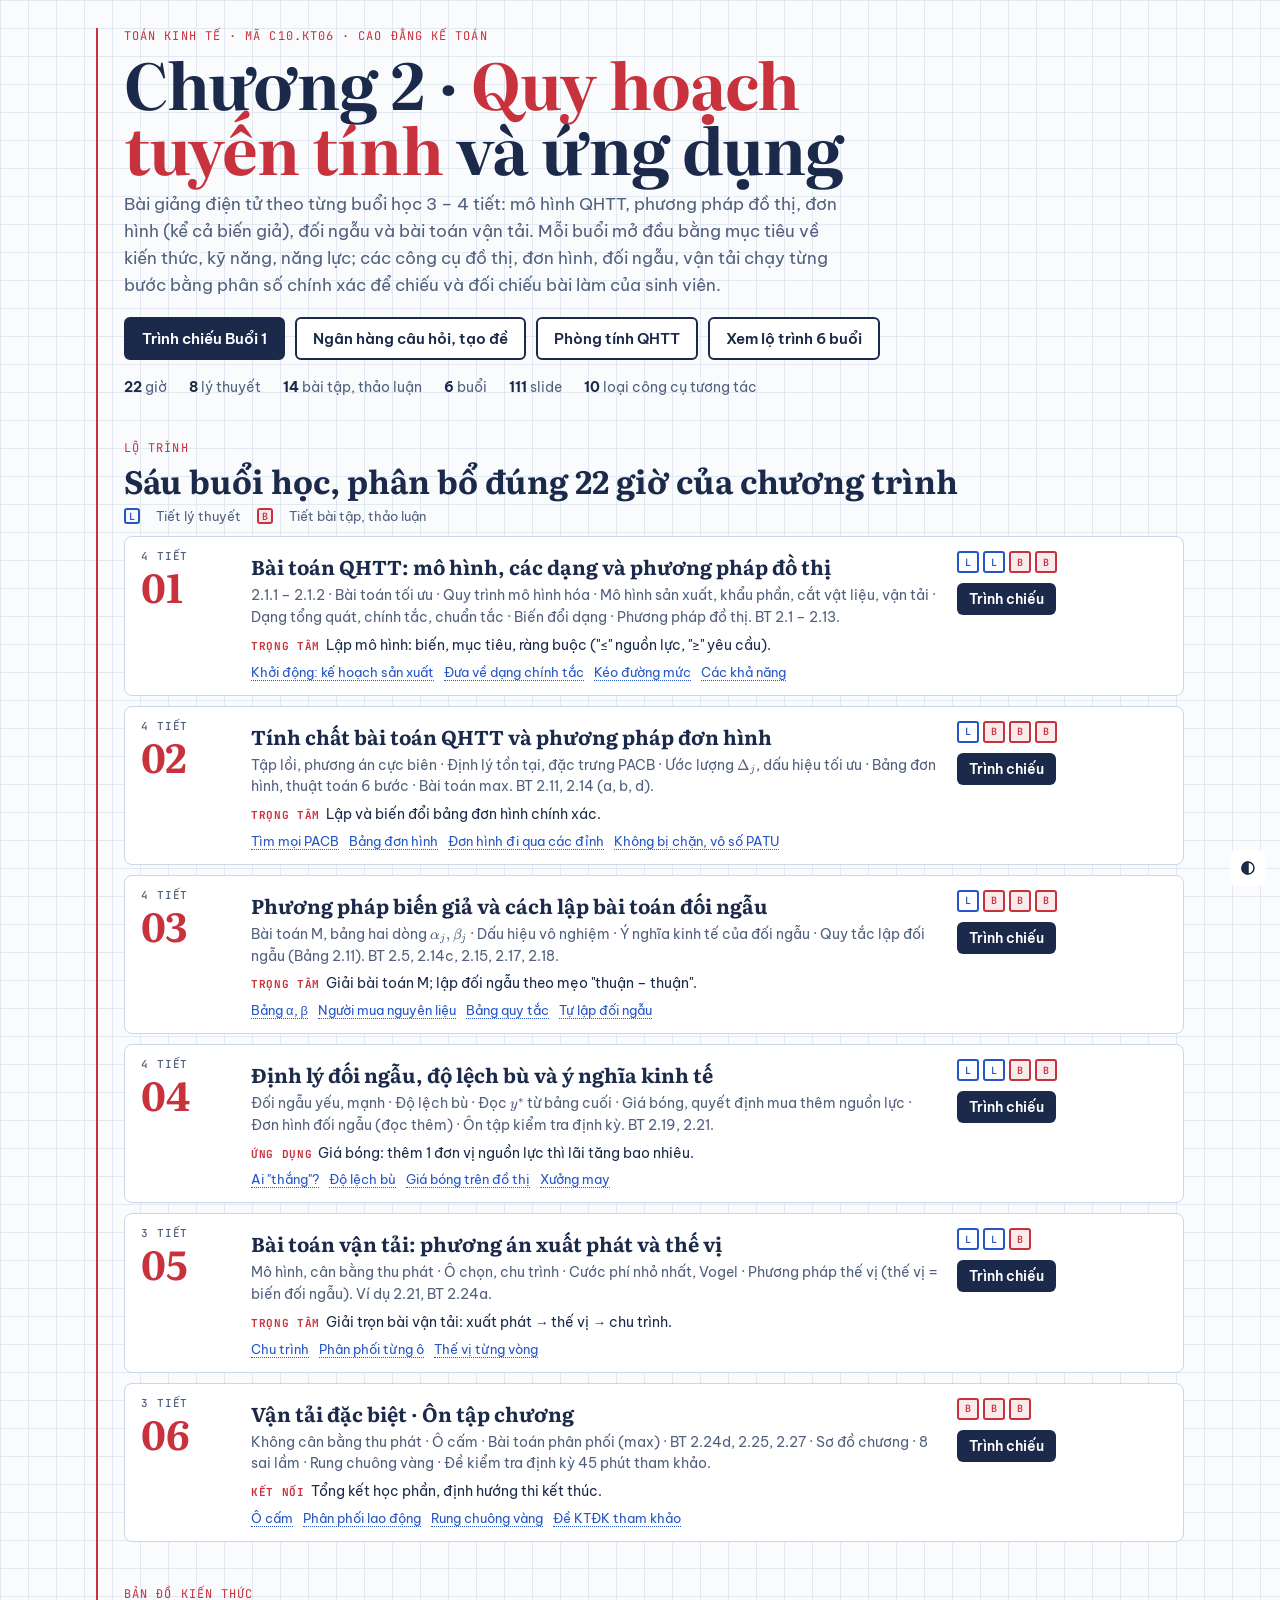
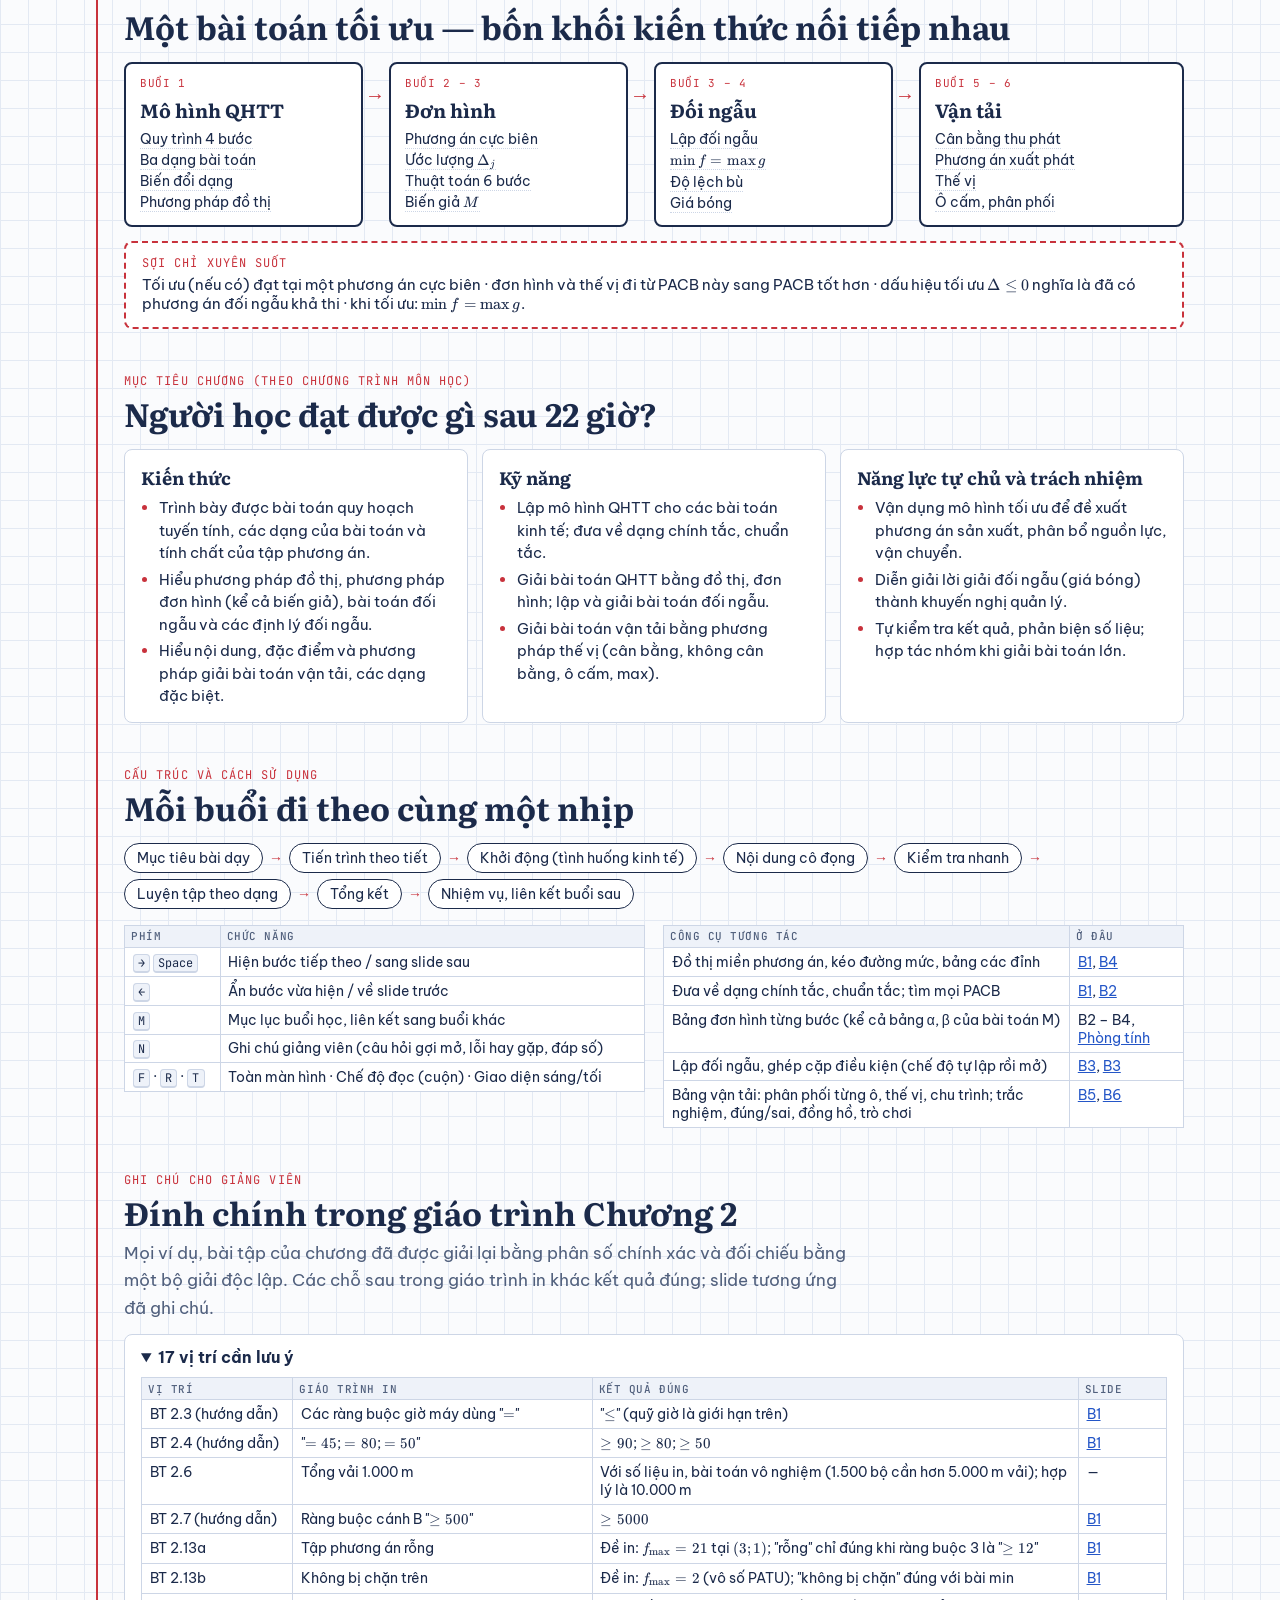
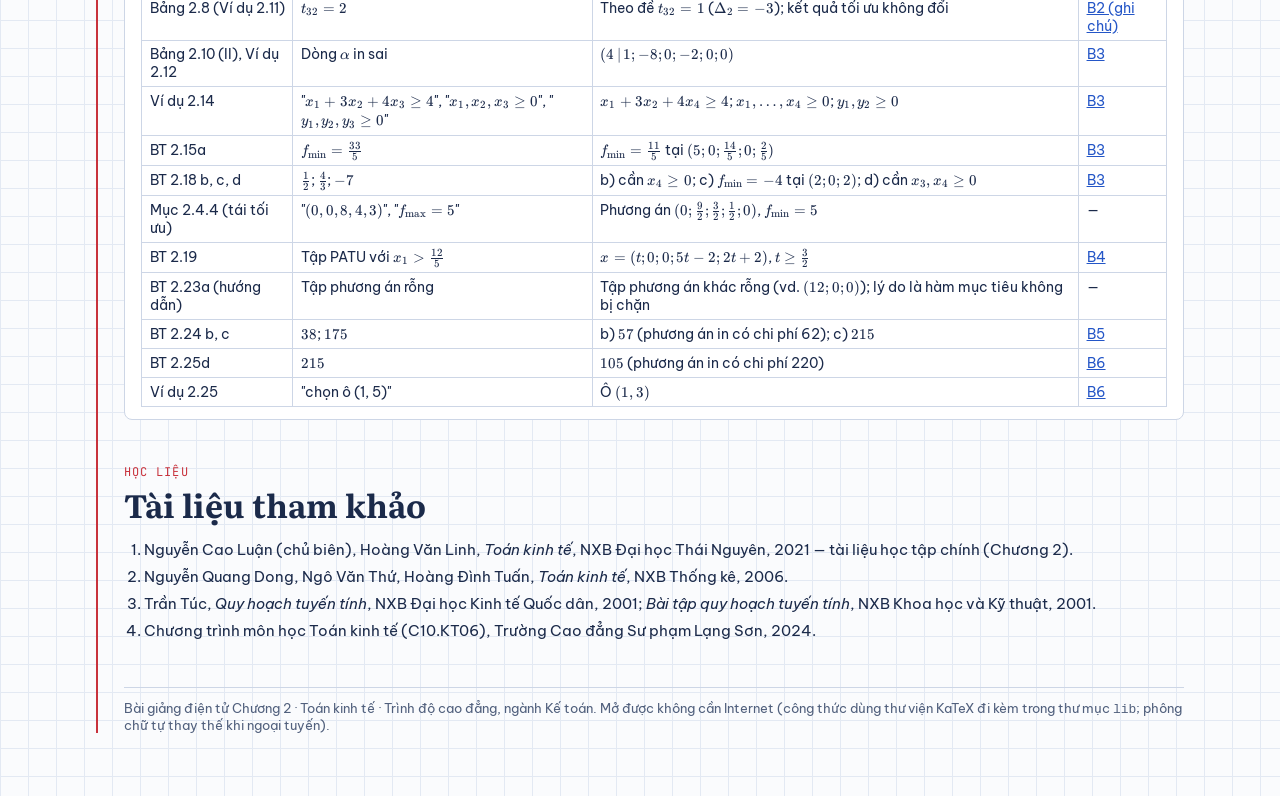
<file: index.html>
<!doctype html>
<html lang="vi" data-chapter="chuong2">
<head>
<meta charset="utf-8">
<meta name="viewport" content="width=device-width, initial-scale=1, viewport-fit=cover">
<title>Toán kinh tế · Chương 2</title>
<link rel="stylesheet" href="https://fonts.googleapis.com/css2?family=Be+Vietnam+Pro:ital,wght@0,400;0,500;0,600;0,700;1,400&family=JetBrains+Mono:wght@400;500;700&family=Literata:opsz,wght@7..72,500;7..72,700&display=swap">
<link rel="stylesheet" href="lib/katex/katex.min.css">
<link rel="stylesheet" href="assets/deck.css">
<style>
  /* Trang chương: một trang vở dài, lề đỏ bên trái, các khối kiến thức theo ô li */
  html, body { height: auto; }
  body { overflow: auto; background-color: var(--paper);
    background-image: linear-gradient(var(--grid) 1px, transparent 1px), linear-gradient(90deg, var(--grid) 1px, transparent 1px);
    background-size: 28px 28px; }
  .wrap { max-width: 1120px; margin: 0 auto; padding-block: 28px 64px; padding-inline: 16px; }
  .sheet { position: relative; padding-left: 28px; display: grid; gap: 44px; }
  .sheet::before { content: ""; position: absolute; left: 0; top: 0; bottom: 0; width: 2px; background: var(--pen); }
  .k { font-family: var(--f-mono); font-size: 12px; letter-spacing: .09em; text-transform: uppercase; color: var(--pen); }
  h1 { font-family: var(--f-display); font-size: clamp(34px, 6vw, 64px); line-height: 1.02; margin: 6px 0 10px; letter-spacing: -.015em; text-wrap: balance; }
  h1 span { color: var(--pen); }
  h2.sec { font-family: var(--f-display); font-size: clamp(24px, 3.2vw, 32px); margin: 0 0 4px; text-wrap: balance; }
  .lead { font-size: 17px; line-height: 1.6; max-width: 66ch; color: var(--ink-2); margin: 0; }
  .cta { display: flex; flex-wrap: wrap; gap: 10px; margin-top: 18px; }
  .cta a { text-decoration: none; font-weight: 600; font-size: 15px; padding: 10px 16px; border-radius: 6px; border: 2px solid var(--ink); color: var(--ink); background: var(--surface); }
  .cta a.main { background: var(--ink); color: var(--surface); }
  .cta a:hover { border-color: var(--blue); color: var(--blue); }
  .cta a.main:hover { background: var(--blue); color: #fff; }
  .facts { display: flex; flex-wrap: wrap; gap: 8px 22px; margin-top: 18px; font-size: 14px; color: var(--ink-2); }
  .facts b { color: var(--ink); font-variant-numeric: tabular-nums; }

  /* Lộ trình 6 buổi */
  .route { display: grid; gap: 10px; }
  .bu { display: grid; grid-template-columns: 92px minmax(0, 1fr) 210px; gap: 18px; align-items: start; background: var(--surface); border: 1.5px solid var(--line); border-radius: 8px; padding: 14px 16px; }
  .bu .n { font-family: var(--f-display); font-weight: 700; font-size: 40px; line-height: 1; color: var(--pen); }
  .bu .n small { display: block; font-family: var(--f-mono); font-size: 11px; font-weight: 500; letter-spacing: .08em; color: var(--ink-2); text-transform: uppercase; margin-bottom: 4px; }
  .bu h3 { font-family: var(--f-display); font-size: 20px; margin: 0 0 4px; }
  .bu p { margin: 0; font-size: 14px; line-height: 1.55; color: var(--ink-2); }
  .bu .mt { margin-top: 6px; font-size: 13.5px; color: var(--ink); }
  .bu .mt b { font-family: var(--f-mono); font-size: 11px; letter-spacing: .06em; color: var(--pen); margin-right: 6px; }
  .bu .side { display: grid; gap: 10px; justify-items: start; }
  .tiet { display: flex; gap: 4px; }
  .tiet i { width: 22px; height: 22px; border: 2px solid; border-radius: 3px; display: grid; place-items: center; font: 600 10px var(--f-mono); font-style: normal; }
  .tiet i.l { border-color: var(--blue); color: var(--blue); }
  .tiet i.b { border-color: var(--pen); color: var(--pen); background: color-mix(in srgb, var(--pen) 10%, transparent); }
  .bu .open { text-decoration: none; font-weight: 600; font-size: 14px; color: var(--surface); background: var(--ink); padding: 7px 12px; border-radius: 6px; }
  .bu .open:hover { background: var(--blue); }
  .bu .links { display: flex; flex-wrap: wrap; gap: 4px 10px; margin-top: 8px; font-size: 13px; }
  .bu .links a { color: var(--blue); text-decoration: none; border-bottom: 1px dotted var(--blue); }
  .legend { display: flex; gap: 16px; font-size: 13px; color: var(--ink-2); align-items: center; flex-wrap: wrap; }
  .legend .tiet i { width: 16px; height: 16px; }
  @media (max-width: 760px) { .bu { grid-template-columns: 1fr; gap: 8px; } .bu .n { font-size: 30px; } }

  /* Bản đồ kiến thức */
  .map { display: grid; grid-template-columns: repeat(4, minmax(0, 1fr)); gap: 0; align-items: stretch; }
  .node { background: var(--surface); border: 2px solid var(--ink); border-radius: 8px; padding: 12px 14px; display: grid; gap: 6px; align-content: start; position: relative; margin-right: 26px; }
  .node:last-child { margin-right: 0; }
  .node:not(:last-child)::after { content: "→"; position: absolute; right: -24px; top: 18px; color: var(--pen); font-weight: 700; font-size: 20px; }
  .node h3 { margin: 0; font-family: var(--f-display); font-size: 19px; }
  .node .when { font-family: var(--f-mono); font-size: 11px; color: var(--pen); letter-spacing: .06em; text-transform: uppercase; }
  .node ul { list-style: none; margin: 0; padding: 0; display: grid; gap: 3px; font-size: 14px; }
  .node a { color: var(--ink); text-decoration: none; border-bottom: 1px dotted var(--line); }
  .node a:hover { color: var(--blue); border-color: var(--blue); }
  .thread { margin-top: 14px; background: var(--surface); border: 2px dashed var(--pen); border-radius: 8px; padding: 12px 16px; font-size: 15px; overflow-x: auto; }
  .thread .k { display: block; margin-bottom: 4px; }
  @media (max-width: 900px) { .map { grid-template-columns: 1fr 1fr; gap: 14px; } .node { margin-right: 0; } .node::after { display: none; } }
  @media (max-width: 520px) { .map { grid-template-columns: 1fr; } }

  /* Mục tiêu, cấu trúc */
  .tri { display: grid; grid-template-columns: repeat(3, minmax(0, 1fr)); gap: 14px; }
  .tri > div { background: var(--surface); border: 1.5px solid var(--line); border-radius: 8px; padding: 14px 16px; }
  .tri h3 { margin: 0 0 6px; font-family: var(--f-display); font-size: 18px; }
  .tri ul { margin: 0; padding-left: 18px; font-size: 14.5px; line-height: 1.55; display: grid; gap: 4px; }
  .tri li::marker { color: var(--pen); }
  @media (max-width: 820px) { .tri { grid-template-columns: 1fr; } }
  .flowline { display: flex; flex-wrap: wrap; gap: 6px; align-items: center; font-size: 14px; }
  .flowline span { background: var(--surface); border: 1.5px solid var(--ink); border-radius: 999px; padding: 5px 12px; }
  .flowline em { font-style: normal; color: var(--pen); font-weight: 700; }
  .two { display: grid; grid-template-columns: minmax(0, 1fr) minmax(0, 1fr); gap: 18px; }
  @media (max-width: 820px) { .two { grid-template-columns: 1fr; } }
  table.tbl { font-size: 14px; }
  .tblwrap { overflow-x: auto; }
  details.err { background: var(--surface); border: 1.5px solid var(--line); border-radius: 8px; padding: 12px 16px; }
  details.err summary { cursor: pointer; font-weight: 700; font-size: 16px; }
  details.err[open] summary { margin-bottom: 10px; }
  .refs { font-size: 14.5px; line-height: 1.6; margin: 0; padding-left: 20px; display: grid; gap: 4px; }
  footer { font-size: 13px; color: var(--ink-2); border-top: 1.5px solid var(--line); padding-top: 12px; }
  .pg { font-size: 12.5px; color: var(--ink-2); display: flex; align-items: center; }
  .pg.done .ptxt::after { content: " ✓"; color: var(--ok); font-weight: 700; }
  .themebtn { position: fixed; right: 14px; bottom: calc(14px + env(safe-area-inset-bottom, 0px)); z-index: 5; background: var(--surface); }
</style>
</head>
<body>
<div class="wrap">
<div class="sheet">

  <header>
    <div class="k">Toán kinh tế · Mã C10.KT06 · Cao đẳng Kế toán</div>
    <h1>Chương 2 · <span>Quy hoạch tuyến tính</span> và ứng dụng</h1>
    <p class="lead" data-aud="hv">Bài giảng tự học theo 6 buổi: lập mô hình bài toán tối ưu trong sản xuất – kinh doanh, phương pháp đồ thị, phương pháp đơn hình, bài toán đối ngẫu (giá bóng của nguồn lực) và bài toán vận tải. Mỗi buổi có lộ trình tự học, công cụ tính từng bước (đồ thị, bảng đơn hình, bảng vận tải), bài tập có lời giải và câu hỏi tự kiểm tra.</p>
    <p class="lead" data-aud="gv">Bài giảng điện tử theo từng buổi học 3 – 4 tiết: mô hình QHTT, phương pháp đồ thị, đơn hình (kể cả biến giả), đối ngẫu và bài toán vận tải. Mỗi buổi mở đầu bằng mục tiêu về kiến thức, kỹ năng, năng lực; các công cụ đồ thị, đơn hình, đối ngẫu, vận tải chạy từng bước bằng phân số chính xác để chiếu và đối chiếu bài làm của sinh viên.</p>
    <div class="cta" data-aud="gv"><a class="main" href="buoi1.html">Trình chiếu Buổi 1</a><a href="kiem-tra.html">Ngân hàng câu hỏi, tạo đề</a><a href="lab.html">Phòng tính QHTT</a><a href="#lo-trinh">Xem lộ trình 6 buổi</a></div>
    <div class="cta" data-aud="hv"><a class="main" href="buoi1.html" data-resume>Bắt đầu học Buổi 1</a><a href="kiem-tra.html">Kiểm tra – đánh giá</a><a href="lab.html">Phòng tính QHTT</a><a href="#lo-trinh">Lộ trình 6 buổi</a><a href="../index.html">← Cổng học tập</a></div>
    <div data-acct data-aud="hv" style="margin-top:12px"></div>
    <div class="facts"><span><b>22</b> giờ</span><span><b>8</b> lý thuyết</span><span><b>14</b> bài tập, thảo luận</span><span><b>6</b> buổi</span><span><b>111</b> slide</span><span><b>10</b> loại công cụ tương tác</span></div>
  </header>

  <section id="lo-trinh">
    <div class="k">Lộ trình</div>
    <h2 class="sec">Sáu buổi học, phân bổ đúng 22 giờ của chương trình</h2>
    <div class="legend"><span class="tiet"><i class="l">L</i></span> Tiết lý thuyết <span class="tiet"><i class="b">B</i></span> Tiết bài tập, thảo luận</div>
    <div class="route" style="margin-top:12px">
      <article class="bu">
        <div class="n"><small>4 tiết</small>01</div>
        <div><h3>Bài toán QHTT: mô hình, các dạng và phương pháp đồ thị</h3>
          <p>2.1.1 – 2.1.2 · Bài toán tối ưu · Quy trình mô hình hóa · Mô hình sản xuất, khẩu phần, cắt vật liệu, vận tải · Dạng tổng quát, chính tắc, chuẩn tắc · Biến đổi dạng · Phương pháp đồ thị. BT 2.1 – 2.13.</p>
          <p class="mt"><b>TRỌNG TÂM</b>Lập mô hình: biến, mục tiêu, ràng buộc ("≤" nguồn lực, "≥" yêu cầu).</p>
          <div class="links"><a href="buoi1.html#khoi-dong">Khởi động: kế hoạch sản xuất</a><a href="buoi1.html#bien-doi-vd">Đưa về dạng chính tắc</a><a href="buoi1.html#do-thi-vd">Kéo đường mức</a><a href="buoi1.html#ba-kha-nang">Các khả năng</a></div></div>
        <div class="side"><div class="tiet"><i class="l">L</i><i class="l">L</i><i class="b">B</i><i class="b">B</i></div><a class="open" href="buoi1.html"><span data-aud="gv">Trình chiếu</span><span data-aud="hv">Vào học</span></a><div class="pg" data-aud="hv" data-prog="buoi1.html" data-total="24"></div></div>
      </article>
      <article class="bu">
        <div class="n"><small>4 tiết</small>02</div>
        <div><h3>Tính chất bài toán QHTT và phương pháp đơn hình</h3>
          <p>Tập lồi, phương án cực biên · Định lý tồn tại, đặc trưng PACB · Ước lượng $\Delta_j$, dấu hiệu tối ưu · Bảng đơn hình, thuật toán 6 bước · Bài toán max. BT 2.11, 2.14 (a, b, d).</p>
          <p class="mt"><b>TRỌNG TÂM</b>Lập và biến đổi bảng đơn hình chính xác.</p>
          <div class="links"><a href="buoi2.html#pacb-vd">Tìm mọi PACB</a><a href="buoi2.html#bang-don-hinh">Bảng đơn hình</a><a href="buoi2.html#vd-max">Đơn hình đi qua các đỉnh</a><a href="buoi2.html#bt-kha-nang">Không bị chặn, vô số PATU</a></div></div>
        <div class="side"><div class="tiet"><i class="l">L</i><i class="b">B</i><i class="b">B</i><i class="b">B</i></div><a class="open" href="buoi2.html"><span data-aud="gv">Trình chiếu</span><span data-aud="hv">Vào học</span></a><div class="pg" data-aud="hv" data-prog="buoi2.html" data-total="21"></div></div>
      </article>
      <article class="bu">
        <div class="n"><small>4 tiết</small>03</div>
        <div><h3>Phương pháp biến giả và cách lập bài toán đối ngẫu</h3>
          <p>Bài toán M, bảng hai dòng $\alpha_j,\beta_j$ · Dấu hiệu vô nghiệm · Ý nghĩa kinh tế của đối ngẫu · Quy tắc lập đối ngẫu (Bảng 2.11). BT 2.5, 2.14c, 2.15, 2.17, 2.18.</p>
          <p class="mt"><b>TRỌNG TÂM</b>Giải bài toán M; lập đối ngẫu theo mẹo "thuận – thuận".</p>
          <div class="links"><a href="buoi3.html#vd-212">Bảng α, β</a><a href="buoi3.html#y-nghia-dn">Người mua nguyên liệu</a><a href="buoi3.html#lap-dn">Bảng quy tắc</a><a href="buoi3.html#bt-217">Tự lập đối ngẫu</a></div></div>
        <div class="side"><div class="tiet"><i class="l">L</i><i class="b">B</i><i class="b">B</i><i class="b">B</i></div><a class="open" href="buoi3.html"><span data-aud="gv">Trình chiếu</span><span data-aud="hv">Vào học</span></a><div class="pg" data-aud="hv" data-prog="buoi3.html" data-total="19"></div></div>
      </article>
      <article class="bu">
        <div class="n"><small>4 tiết</small>04</div>
        <div><h3>Định lý đối ngẫu, độ lệch bù và ý nghĩa kinh tế</h3>
          <p>Đối ngẫu yếu, mạnh · Độ lệch bù · Đọc $y^*$ từ bảng cuối · Giá bóng, quyết định mua thêm nguồn lực · Đơn hình đối ngẫu (đọc thêm) · Ôn tập kiểm tra định kỳ. BT 2.19, 2.21.</p>
          <p class="mt"><b>ỨNG DỤNG</b>Giá bóng: thêm 1 đơn vị nguồn lực thì lãi tăng bao nhiêu.</p>
          <div class="links"><a href="buoi4.html#khoi-dong">Ai "thắng"?</a><a href="buoi4.html#do-lech-bu">Độ lệch bù</a><a href="buoi4.html#gia-bong">Giá bóng trên đồ thị</a><a href="buoi4.html#xuong-may">Xưởng may</a></div></div>
        <div class="side"><div class="tiet"><i class="l">L</i><i class="l">L</i><i class="b">B</i><i class="b">B</i></div><a class="open" href="buoi4.html"><span data-aud="gv">Trình chiếu</span><span data-aud="hv">Vào học</span></a><div class="pg" data-aud="hv" data-prog="buoi4.html" data-total="18"></div></div>
      </article>
      <article class="bu">
        <div class="n"><small>3 tiết</small>05</div>
        <div><h3>Bài toán vận tải: phương án xuất phát và thế vị</h3>
          <p>Mô hình, cân bằng thu phát · Ô chọn, chu trình · Cước phí nhỏ nhất, Vogel · Phương pháp thế vị (thế vị = biến đối ngẫu). Ví dụ 2.21, BT 2.24a.</p>
          <p class="mt"><b>TRỌNG TÂM</b>Giải trọn bài vận tải: xuất phát → thế vị → chu trình.</p>
          <div class="links"><a href="buoi5.html#o-chon">Chu trình</a><a href="buoi5.html#vd-221">Phân phối từng ô</a><a href="buoi5.html#vd-223">Thế vị từng vòng</a></div></div>
        <div class="side"><div class="tiet"><i class="l">L</i><i class="l">L</i><i class="b">B</i></div><a class="open" href="buoi5.html"><span data-aud="gv">Trình chiếu</span><span data-aud="hv">Vào học</span></a><div class="pg" data-aud="hv" data-prog="buoi5.html" data-total="14"></div></div>
      </article>
      <article class="bu">
        <div class="n"><small>3 tiết</small>06</div>
        <div><h3>Vận tải đặc biệt · Ôn tập chương</h3>
          <p>Không cân bằng thu phát · Ô cấm · Bài toán phân phối (max) · BT 2.24d, 2.25, 2.27 · Sơ đồ chương · 8 sai lầm · Rung chuông vàng · Đề kiểm tra định kỳ 45 phút tham khảo.</p>
          <p class="mt"><b>KẾT NỐI</b>Tổng kết học phần, định hướng thi kết thúc.</p>
          <div class="links"><a href="buoi6.html#o-cam">Ô cấm</a><a href="buoi6.html#phan-phoi">Phân phối lao động</a><a href="buoi6.html#tro-choi">Rung chuông vàng</a><a href="buoi6.html#de-ktdk">Đề KTĐK tham khảo</a></div></div>
        <div class="side"><div class="tiet"><i class="b">B</i><i class="b">B</i><i class="b">B</i></div><a class="open" href="buoi6.html"><span data-aud="gv">Trình chiếu</span><span data-aud="hv">Vào học</span></a><div class="pg" data-aud="hv" data-prog="buoi6.html" data-total="15"></div></div>
      </article>
    </div>
  </section>

  <section id="ban-do">
    <div class="k">Bản đồ kiến thức</div>
    <h2 class="sec">Một bài toán tối ưu — bốn khối kiến thức nối tiếp nhau</h2>
    <div class="map" style="margin-top:12px">
      <div class="node"><span class="when">Buổi 1</span><h3>Mô hình QHTT</h3><ul>
        <li><a href="buoi1.html#quy-trinh">Quy trình 4 bước</a></li><li><a href="buoi1.html#dang-bai-toan">Ba dạng bài toán</a></li><li><a href="buoi1.html#bien-doi">Biến đổi dạng</a></li><li><a href="buoi1.html#do-thi">Phương pháp đồ thị</a></li></ul></div>
      <div class="node"><span class="when">Buổi 2 – 3</span><h3>Đơn hình</h3><ul>
        <li><a href="buoi2.html#dinh-ly-pacb">Phương án cực biên</a></li><li><a href="buoi2.html#y-tuong">Ước lượng $\Delta_j$</a></li><li><a href="buoi2.html#thuat-toan">Thuật toán 6 bước</a></li><li><a href="buoi3.html#bien-gia">Biến giả $M$</a></li></ul></div>
      <div class="node"><span class="when">Buổi 3 – 4</span><h3>Đối ngẫu</h3><ul>
        <li><a href="buoi3.html#lap-dn">Lập đối ngẫu</a></li><li><a href="buoi4.html#dl-yeu-manh">$\min f=\max g$</a></li><li><a href="buoi4.html#do-lech-bu">Độ lệch bù</a></li><li><a href="buoi4.html#gia-bong">Giá bóng</a></li></ul></div>
      <div class="node"><span class="when">Buổi 5 – 6</span><h3>Vận tải</h3><ul>
        <li><a href="buoi5.html#mo-hinh-vt">Cân bằng thu phát</a></li><li><a href="buoi5.html#pa-xuat-phat">Phương án xuất phát</a></li><li><a href="buoi5.html#the-vi">Thế vị</a></li><li><a href="buoi6.html#o-cam">Ô cấm, phân phối</a></li></ul></div>
    </div>
    <div class="thread"><span class="k">Sợi chỉ xuyên suốt</span>Tối ưu (nếu có) đạt tại một phương án cực biên · đơn hình và thế vị đi từ PACB này sang PACB tốt hơn · dấu hiệu tối ưu $\Delta\le0$ nghĩa là đã có phương án đối ngẫu khả thi · khi tối ưu: $\min f=\max g$.</div>
  </section>

  <section id="muc-tieu">
    <div class="k">Mục tiêu chương (theo chương trình môn học)</div>
    <h2 class="sec">Người học đạt được gì sau 22 giờ?</h2>
    <div class="tri" style="margin-top:12px">
      <div><h3>Kiến thức</h3><ul>
        <li>Trình bày được bài toán quy hoạch tuyến tính, các dạng của bài toán và tính chất của tập phương án.</li>
        <li>Hiểu phương pháp đồ thị, phương pháp đơn hình (kể cả biến giả), bài toán đối ngẫu và các định lý đối ngẫu.</li>
        <li>Hiểu nội dung, đặc điểm và phương pháp giải bài toán vận tải, các dạng đặc biệt.</li></ul></div>
      <div><h3>Kỹ năng</h3><ul>
        <li>Lập mô hình QHTT cho các bài toán kinh tế; đưa về dạng chính tắc, chuẩn tắc.</li>
        <li>Giải bài toán QHTT bằng đồ thị, đơn hình; lập và giải bài toán đối ngẫu.</li>
        <li>Giải bài toán vận tải bằng phương pháp thế vị (cân bằng, không cân bằng, ô cấm, max).</li></ul></div>
      <div><h3>Năng lực tự chủ và trách nhiệm</h3><ul>
        <li>Vận dụng mô hình tối ưu để đề xuất phương án sản xuất, phân bổ nguồn lực, vận chuyển.</li>
        <li>Diễn giải lời giải đối ngẫu (giá bóng) thành khuyến nghị quản lý.</li>
        <li>Tự kiểm tra kết quả, phản biện số liệu; hợp tác nhóm khi giải bài toán lớn.</li></ul></div>
    </div>
  </section>

  <section id="cach-dung">
    <div class="k">Cấu trúc và cách sử dụng</div>
    <h2 class="sec">Mỗi buổi đi theo cùng một nhịp</h2>
    <div class="flowline" style="margin-top:12px"><span data-aud="gv">Mục tiêu bài dạy</span><span data-aud="hv">Mục tiêu bài học</span><em>→</em><span data-aud="gv">Tiến trình theo tiết</span><span data-aud="hv">Lộ trình tự học</span><em>→</em><span>Khởi động (tình huống kinh tế)</span><em>→</em><span>Nội dung cô đọng</span><em>→</em><span>Kiểm tra nhanh</span><em>→</em><span>Luyện tập theo dạng</span><em>→</em><span>Tổng kết</span><em>→</em><span>Nhiệm vụ, liên kết buổi sau</span></div>
    <div class="two" style="margin-top:16px">
      <div class="tblwrap"><table class="tbl">
        <tr><th>Phím</th><th>Chức năng</th></tr>
        <tr><td><kbd>→</kbd> <kbd>Space</kbd></td><td>Hiện bước tiếp theo / sang slide sau</td></tr>
        <tr><td><kbd>←</kbd></td><td>Ẩn bước vừa hiện / về slide trước</td></tr>
        <tr><td><kbd>M</kbd></td><td>Mục lục buổi học, liên kết sang buổi khác</td></tr>
        <tr data-aud="gv"><td><kbd>N</kbd></td><td>Ghi chú giảng viên (câu hỏi gợi mở, lỗi hay gặp, đáp số)</td></tr>
        <tr data-aud="hv"><td><kbd>N</kbd></td><td>Gợi ý tự học (mẹo, lỗi hay gặp, đáp số để tự kiểm tra)</td></tr>
        <tr><td><kbd>F</kbd> · <kbd>R</kbd> · <kbd>T</kbd></td><td>Toàn màn hình · Chế độ đọc (cuộn) · Giao diện sáng/tối</td></tr>
      </table></div>
      <div class="tblwrap"><table class="tbl">
        <tr><th>Công cụ tương tác</th><th>Ở đâu</th></tr>
        <tr><td>Đồ thị miền phương án, kéo đường mức, bảng các đỉnh</td><td><a href="buoi1.html#do-thi-vd">B1</a>, <a href="buoi4.html#gia-bong">B4</a></td></tr>
        <tr><td>Đưa về dạng chính tắc, chuẩn tắc; tìm mọi PACB</td><td><a href="buoi1.html#bien-doi-vd">B1</a>, <a href="buoi2.html#pacb-vd">B2</a></td></tr>
        <tr><td>Bảng đơn hình từng bước (kể cả bảng α, β của bài toán M)</td><td>B2 – B4, <a href="lab.html">Phòng tính</a></td></tr>
        <tr><td>Lập đối ngẫu, ghép cặp điều kiện (chế độ tự lập rồi mở)</td><td><a href="buoi3.html#vd-214">B3</a>, <a href="buoi3.html#bt-217">B3</a></td></tr>
        <tr><td>Bảng vận tải: phân phối từng ô, thế vị, chu trình; trắc nghiệm, đúng/sai, đồng hồ, trò chơi</td><td><a href="buoi5.html#vd-221">B5</a>, <a href="buoi6.html#tro-choi">B6</a></td></tr>
      </table></div>
    </div>
  </section>

  <section id="dinh-chinh">
    <div class="k"><span data-aud="gv">Ghi chú cho giảng viên</span><span data-aud="hv">Lưu ý khi dùng giáo trình</span></div>
    <h2 class="sec">Đính chính trong giáo trình Chương 2</h2>
    <p class="lead">Mọi ví dụ, bài tập của chương đã được giải lại bằng phân số chính xác và đối chiếu bằng một bộ giải độc lập. Các chỗ sau trong giáo trình in khác kết quả đúng; slide tương ứng đã ghi chú.<span data-aud="hv"> Khi tự làm bài tập trong giáo trình, hãy đối chiếu với bảng này.</span></p>
    <details class="err" style="margin-top:12px" open>
      <summary>17 vị trí cần lưu ý</summary>
      <div class="tblwrap"><table class="tbl">
        <tr><th>Vị trí</th><th>Giáo trình in</th><th>Kết quả đúng</th><th>Slide</th></tr>
        <tr><td>BT 2.3 (hướng dẫn)</td><td>Các ràng buộc giờ máy dùng "$=$"</td><td>"$\le$" (quỹ giờ là giới hạn trên)</td><td><a href="buoi1.html#bt-mo-hinh-2">B1</a></td></tr>
        <tr><td>BT 2.4 (hướng dẫn)</td><td>"$=45$; $=80$; $=50$"</td><td>$\ge90$; $\ge80$; $\ge50$</td><td><a href="buoi1.html#bt-mo-hinh-2">B1</a></td></tr>
        <tr><td>BT 2.6</td><td>Tổng vải 1.000 m</td><td>Với số liệu in, bài toán vô nghiệm (1.500 bộ cần hơn 5.000 m vải); hợp lý là 10.000 m</td><td>—</td></tr>
        <tr><td>BT 2.7 (hướng dẫn)</td><td>Ràng buộc cánh B "$\ge500$"</td><td>$\ge5000$</td><td><a href="buoi1.html#mo-hinh-cat-van-tai">B1</a></td></tr>
        <tr><td>BT 2.13a</td><td>Tập phương án rỗng</td><td>Đề in: $f_{\max}=21$ tại $(3;1)$; "rỗng" chỉ đúng khi ràng buộc 3 là "$\ge12$"</td><td><a href="buoi1.html#bt-do-thi-2">B1</a></td></tr>
        <tr><td>BT 2.13b</td><td>Không bị chặn trên</td><td>Đề in: $f_{\max}=2$ (vô số PATU); "không bị chặn" đúng với bài min</td><td><a href="buoi1.html#bt-do-thi-2">B1</a></td></tr>
        <tr><td>Bảng 2.8 (Ví dụ 2.11)</td><td>$t_{32}=2$</td><td>Theo đề $t_{32}=1$ ($\Delta_2=-3$); kết quả tối ưu không đổi</td><td><a href="buoi2.html#vd-211">B2 (ghi chú)</a></td></tr>
        <tr><td>Bảng 2.10 (II), Ví dụ 2.12</td><td>Dòng $\alpha$ in sai</td><td>$(4\,|\,1;-8;0;-2;0;0)$</td><td><a href="buoi3.html#vd-212">B3</a></td></tr>
        <tr><td>Ví dụ 2.14</td><td>"$x_1+3x_2+4x_3\ge4$", "$x_1,x_2,x_3\ge0$", "$y_1,y_2,y_3\ge0$"</td><td>$x_1+3x_2+4x_4\ge4$; $x_1,\dots,x_4\ge0$; $y_1,y_2\ge0$</td><td><a href="buoi3.html#vd-214">B3</a></td></tr>
        <tr><td>BT 2.15a</td><td>$f_{\min}=\tfrac{33}5$</td><td>$f_{\min}=\tfrac{11}5$ tại $(5;0;\tfrac{14}5;0;\tfrac25)$</td><td><a href="buoi3.html#bt-dang">B3</a></td></tr>
        <tr><td>BT 2.18 b, c, d</td><td>$\tfrac12$; $\tfrac43$; $-7$</td><td>b) cần $x_4\ge0$; c) $f_{\min}=-4$ tại $(2;0;2)$; d) cần $x_3,x_4\ge0$</td><td><a href="buoi3.html#bt-218">B3</a></td></tr>
        <tr><td>Mục 2.4.4 (tái tối ưu)</td><td>"$(0,0,8,4,3)$", "$f_{\max}=5$"</td><td>Phương án $(0;\tfrac92;\tfrac32;\tfrac12;0)$, $f_{\min}=5$</td><td>—</td></tr>
        <tr><td>BT 2.19</td><td>Tập PATU với $x_1&gt;\tfrac{12}5$</td><td>$x=(t;0;0;5t-2;2t+2)$, $t\ge\tfrac32$</td><td><a href="buoi4.html#bt-219">B4</a></td></tr>
        <tr><td>BT 2.23a (hướng dẫn)</td><td>Tập phương án rỗng</td><td>Tập phương án khác rỗng (vd. $(12;0;0)$); lý do là hàm mục tiêu không bị chặn</td><td>—</td></tr>
        <tr><td>BT 2.24 b, c</td><td>$38$; $175$</td><td>b) $57$ (phương án in có chi phí 62); c) $215$</td><td><a href="buoi5.html#nhiem-vu">B5</a></td></tr>
        <tr><td>BT 2.25d</td><td>$215$</td><td>$105$ (phương án in có chi phí 220)</td><td><a href="buoi6.html#bt-224d">B6</a></td></tr>
        <tr><td>Ví dụ 2.25</td><td>"chọn ô (1, 5)"</td><td>Ô $(1,3)$</td><td><a href="buoi6.html#phan-phoi">B6</a></td></tr>
      </table></div>
    </details>
  </section>

  <section id="tai-lieu">
    <div class="k">Học liệu</div>
    <h2 class="sec">Tài liệu tham khảo</h2>
    <ol class="refs" style="margin-top:10px">
      <li>Nguyễn Cao Luận (chủ biên), Hoàng Văn Linh, <i>Toán kinh tế</i>, NXB Đại học Thái Nguyên, 2021 — tài liệu học tập chính (Chương 2).</li>
      <li>Nguyễn Quang Dong, Ngô Văn Thứ, Hoàng Đình Tuấn, <i>Toán kinh tế</i>, NXB Thống kê, 2006.</li>
      <li>Trần Túc, <i>Quy hoạch tuyến tính</i>, NXB Đại học Kinh tế Quốc dân, 2001; <i>Bài tập quy hoạch tuyến tính</i>, NXB Khoa học và Kỹ thuật, 2001.</li>
      <li>Chương trình môn học Toán kinh tế (C10.KT06), Trường Cao đẳng Sư phạm Lạng Sơn, 2024.</li>
    </ol>
  </section>

  <footer>Bài giảng điện tử Chương 2 · Toán kinh tế · Trình độ cao đẳng, ngành Kế toán. Mở được không cần Internet (công thức dùng thư viện KaTeX đi kèm trong thư mục <code>lib</code>; phông chữ tự thay thế khi ngoại tuyến).</footer>
</div>
</div>
<button class="ib themebtn" type="button" id="themeBtn" aria-label="Đổi giao diện sáng tối" title="Sáng / tối"><svg viewBox="0 0 24 24"><circle cx="12" cy="12" r="8"/><path d="M12 4a8 8 0 000 16z" fill="currentColor"/></svg></button>
<script src="lib/katex/katex.min.js"></script>
<script src="lib/katex/auto-render.min.js"></script>
<script src="assets/deck.js"></script>
<script>
document.getElementById('themeBtn').addEventListener('click', function () {
  var r = document.documentElement;
  var dark = r.getAttribute('data-theme') === 'dark' || (!r.getAttribute('data-theme') && matchMedia('(prefers-color-scheme: dark)').matches);
  var t = dark ? 'light' : 'dark'; r.setAttribute('data-theme', t);
  try { localStorage.setItem('tkt-theme', t); } catch (e) {}
});
</script>
</body>
</html>
</file>
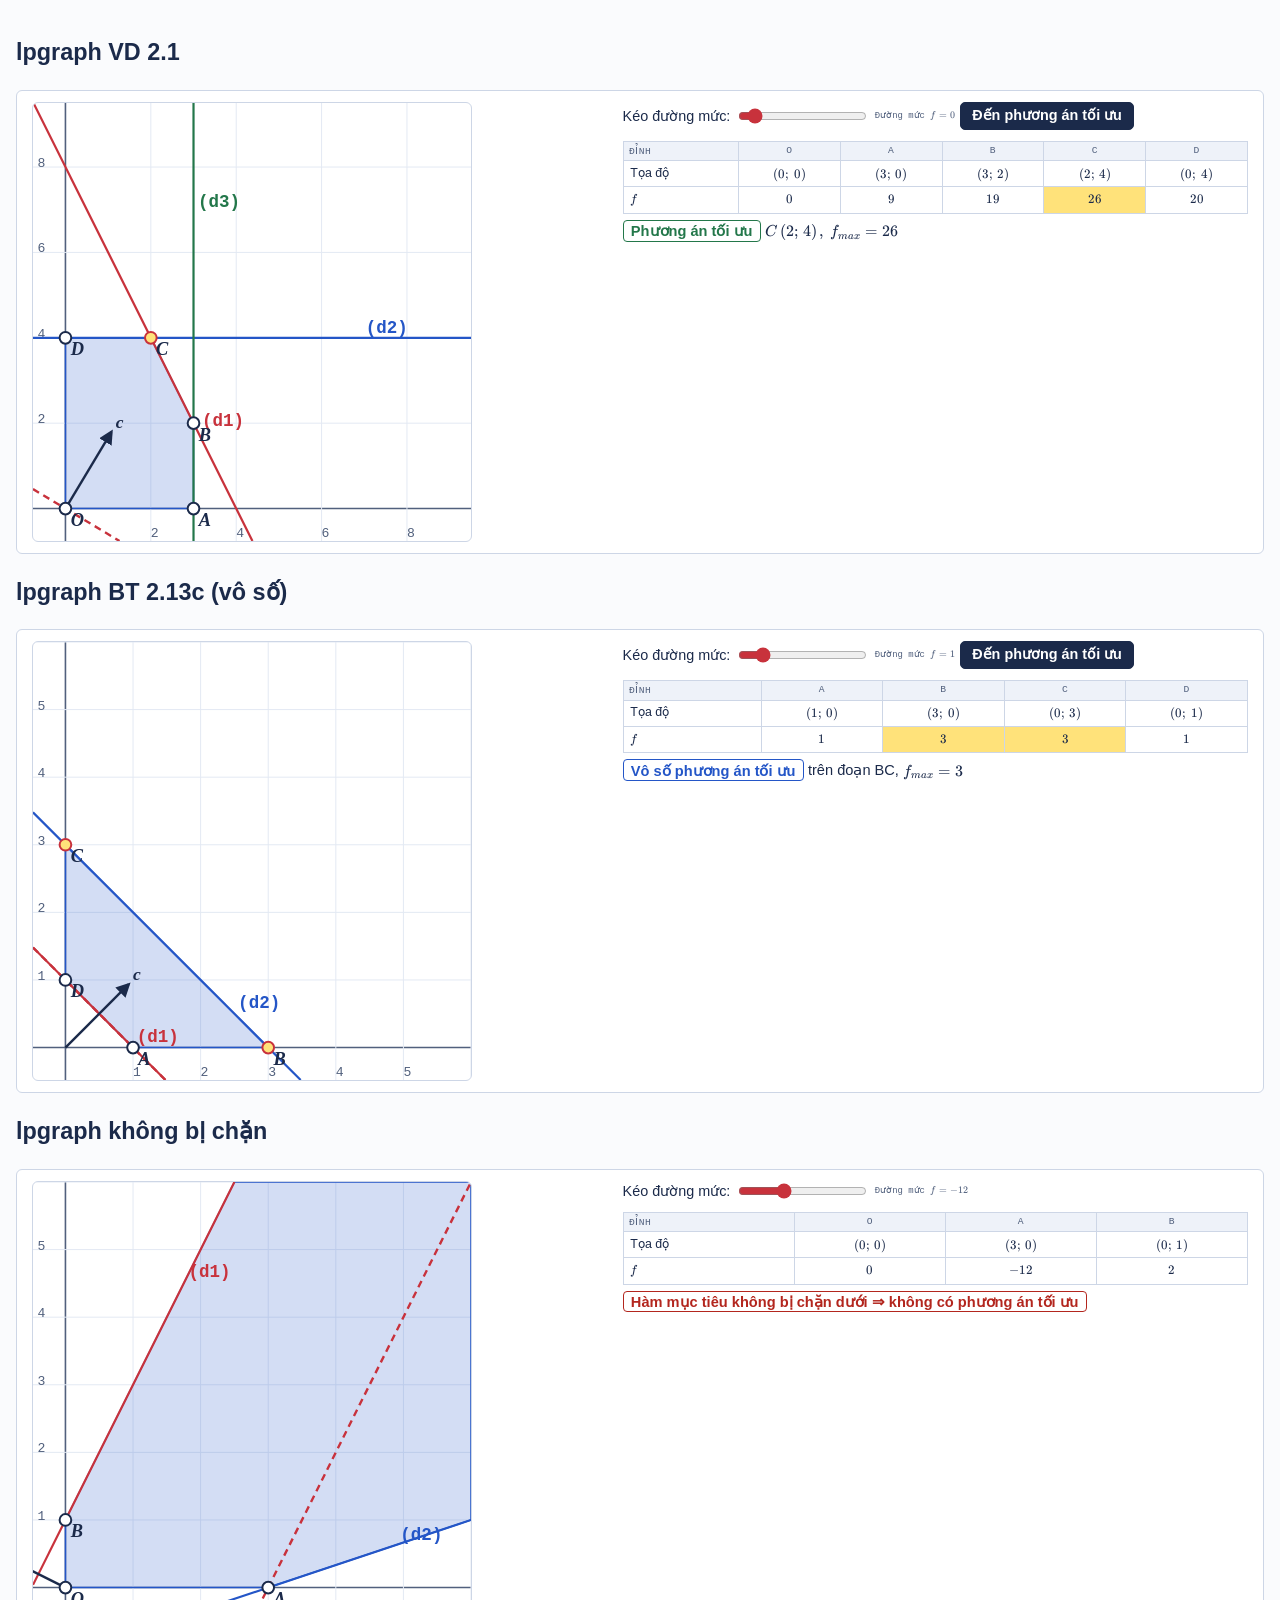
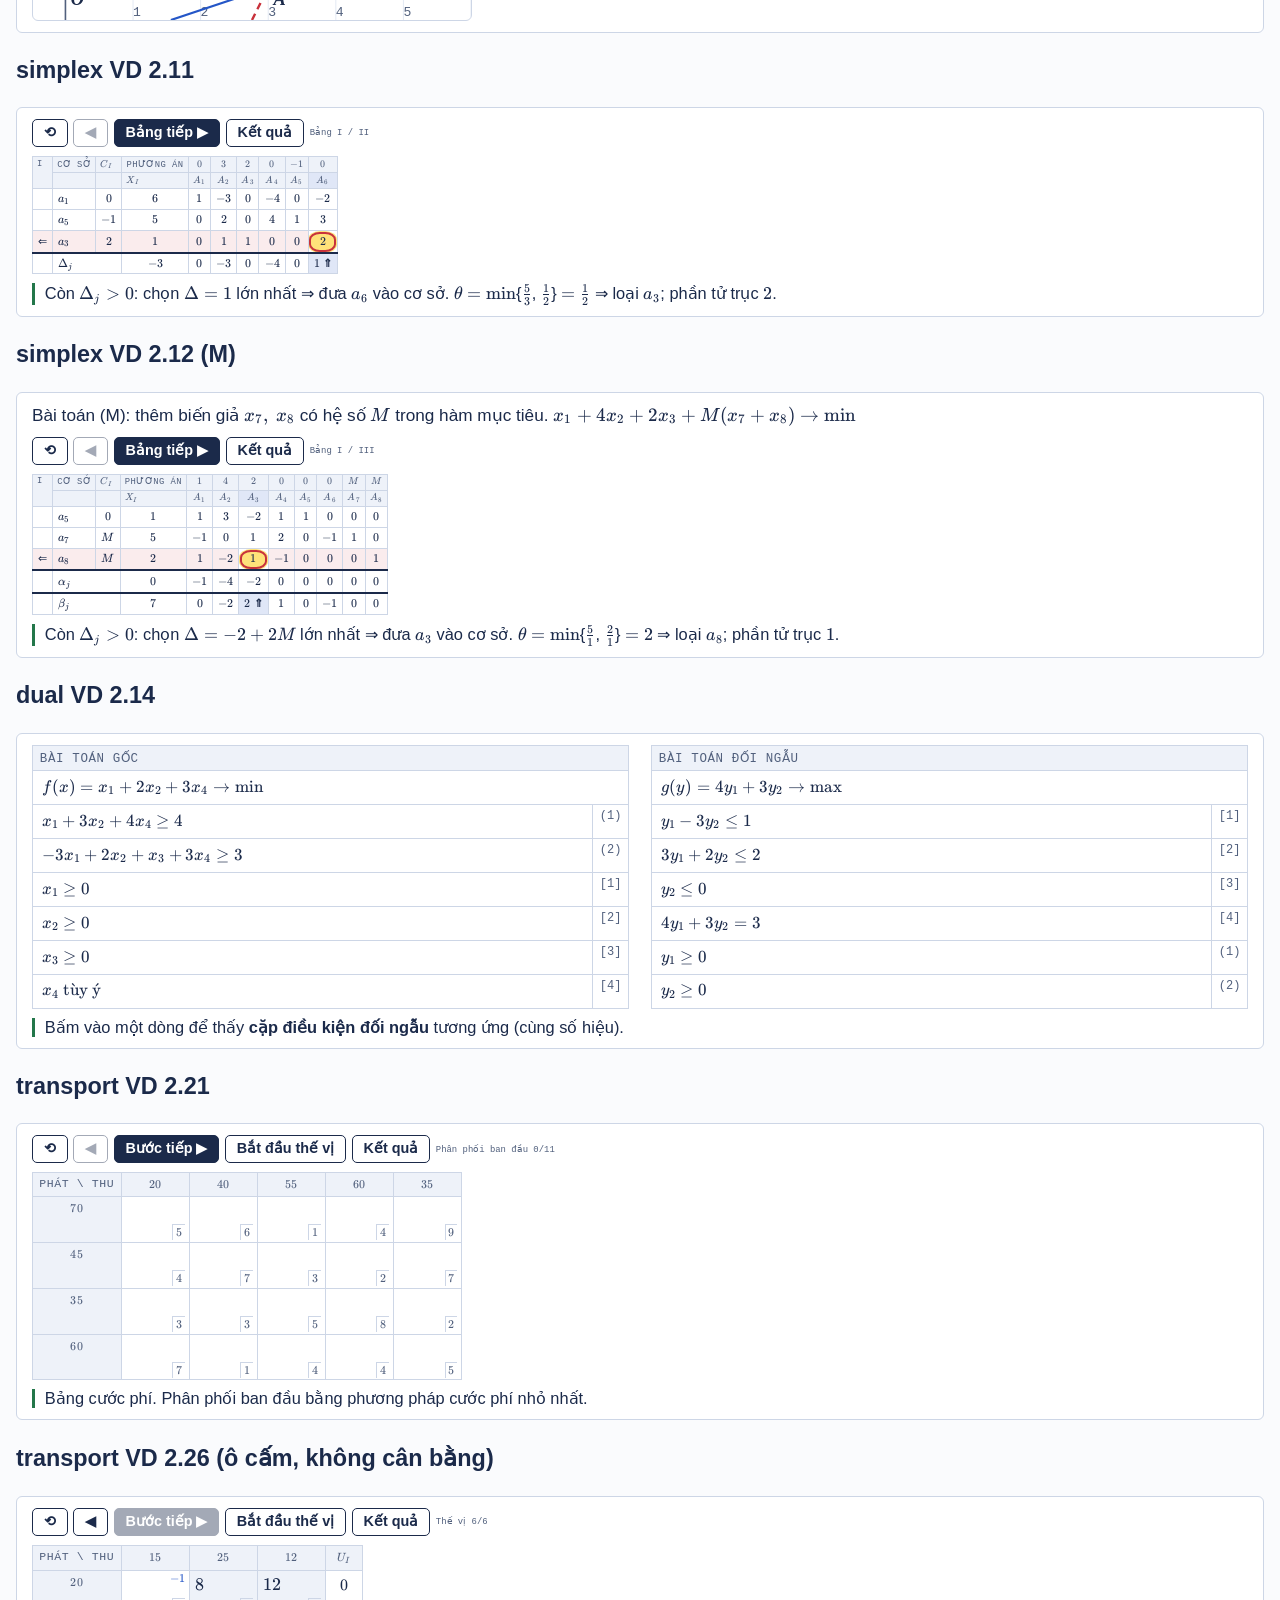
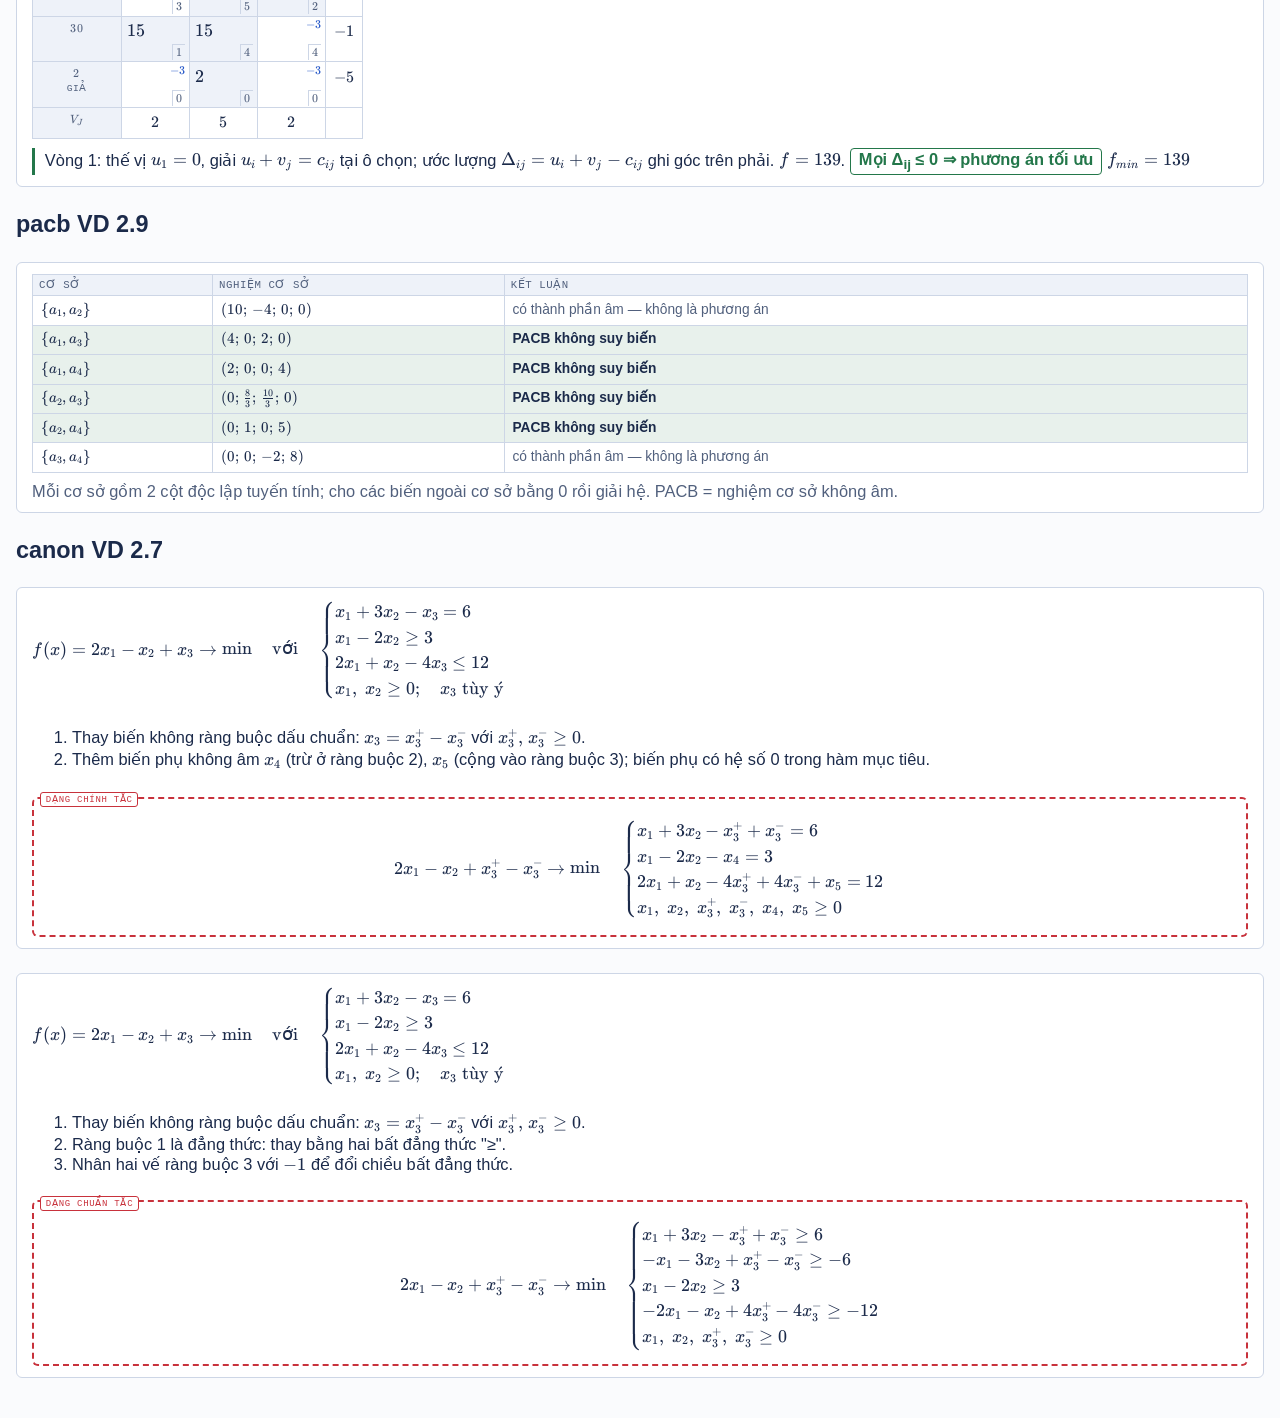
<file: _thu-cong-cu.html>
<!doctype html>
<html lang="vi" data-chapter="chuong2">
<head><meta charset="utf-8"><meta name="viewport" content="width=device-width, initial-scale=1">
<title>Thử công cụ QHTT</title>
<link rel="stylesheet" href="lib/katex/katex.min.css"><link rel="stylesheet" href="assets/deck.css">
<style>body{overflow:auto;height:auto;padding:16px;font-size:20px} .w{margin-bottom:24px}</style></head>
<body>
<h3>lpgraph VD 2.1</h3><div id="g1" data-widget="lpgraph" data-lp="max 3 5 | 2 1 <= 8 | 0 1 <= 4 | 1 0 <= 3"></div>
<h3>lpgraph BT 2.13c (vô số)</h3><div id="g2" data-widget="lpgraph" data-lp="max 1 1 | 1 1 >= 1 | 1 1 <= 3"></div>
<h3>lpgraph không bị chặn</h3><div id="g3" data-widget="lpgraph" data-lp="min -4 2 | -2 1 <= 1 | 1 -3 <= 3"></div>
<h3>simplex VD 2.11</h3><div data-widget="simplex" data-lp="min 0 3 2 0 -1 0 | 1 -3 0 -4 0 -2 = 6 | 0 2 0 4 1 3 = 5 | 0 1 1 0 0 2 = 1"></div>
<h3>simplex VD 2.12 (M)</h3><div data-widget="simplex" data-canon="1" data-lp="min 1 4 2 0 | 1 3 -2 1 <= 1 | -1 0 1 2 >= 5 | 1 -2 1 -1 = 2"></div>
<h3>dual VD 2.14</h3><div data-widget="dual" data-lp="min 1 2 0 3 | 1 3 0 4 >= 4 | -3 2 1 3 >= 3 | dau >=0 >=0 >=0 tuy"></div>
<h3>transport VD 2.21</h3><div data-widget="transport" data-a="70 45 35 60" data-b="20 40 55 60 35" data-c="5 6 1 4 9; 4 7 3 2 7; 3 3 5 8 2; 7 1 4 4 5"></div>
<h3>transport VD 2.26 (ô cấm, không cân bằng)</h3><div data-widget="transport" data-a="20 30" data-b="15 25 12" data-c="3 5 2; 1 4 4" data-start="the"></div>
<h3>pacb VD 2.9</h3><div data-widget="pacb" data-a="1 1 1 1; 0 -1 2 1" data-b="6 4"></div>
<h3>canon VD 2.7</h3><div data-widget="canon" data-lp="min 2 -1 1 | 1 3 -1 = 6 | 1 -2 0 >= 3 | 2 1 -4 <= 12 | dau >=0 >=0 tuy"></div>
<div data-widget="canon" data-to="chuan-tac" data-lp="min 2 -1 1 | 1 3 -1 = 6 | 1 -2 0 >= 3 | 2 1 -4 <= 12 | dau >=0 >=0 tuy"></div>
<script src="lib/katex/katex.min.js"></script><script src="lib/katex/auto-render.min.js"></script>
<script src="assets/linalg.js"></script><script src="assets/qhtt.js"></script><script src="assets/widgets.js"></script><script src="assets/widgets-qhtt.js"></script>
<script src="assets/deck.js"></script>
<script>TKTWidgets.initAll(document.body);</script>
</body></html>
</file>
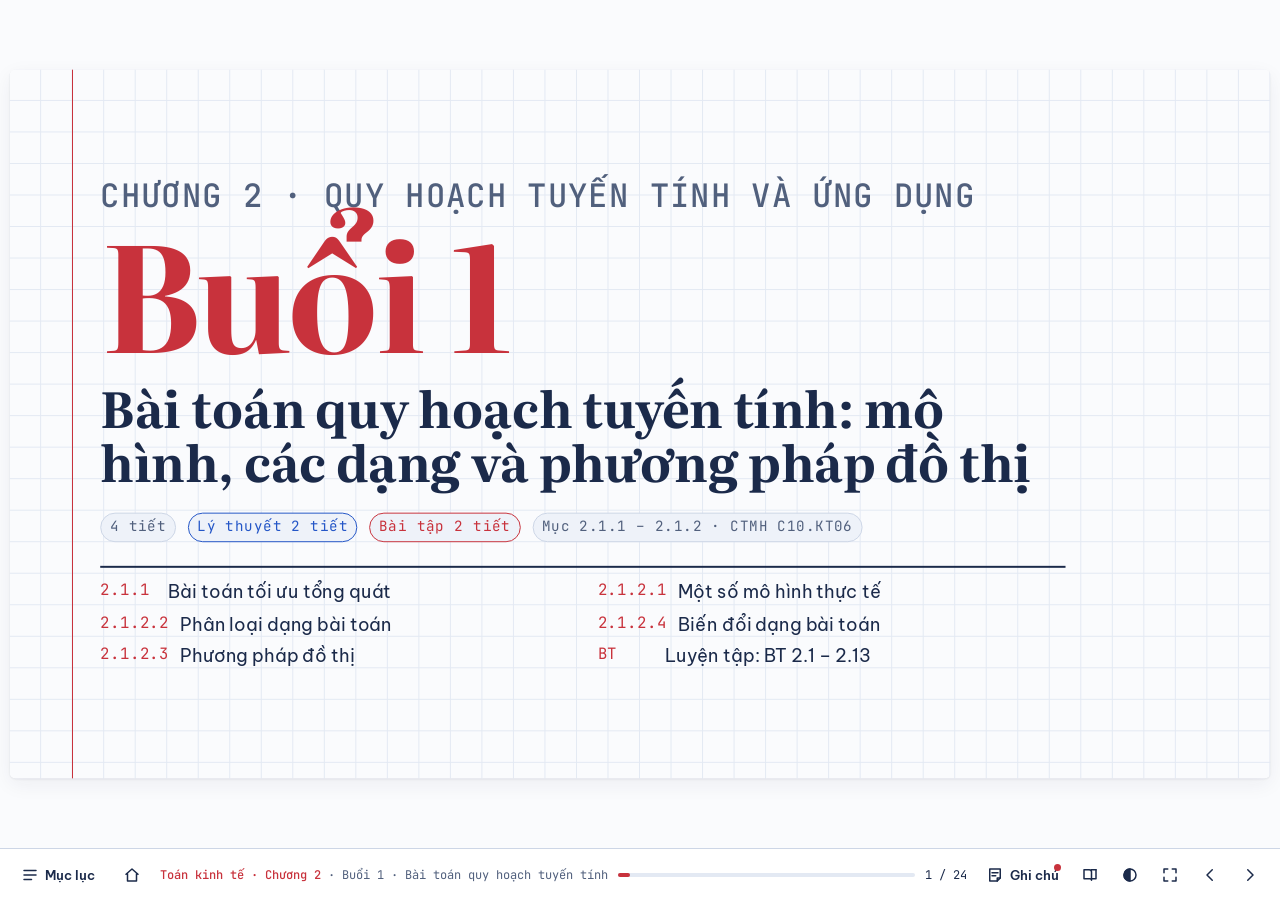
<file: buoi1.html>
<!doctype html>
<html lang="vi" data-chapter="chuong2">
<head>
<meta charset="utf-8">
<meta name="viewport" content="width=device-width, initial-scale=1, viewport-fit=cover">
<title>Buổi 1 · Bài toán quy hoạch tuyến tính</title>
<link rel="stylesheet" href="https://fonts.googleapis.com/css2?family=Be+Vietnam+Pro:ital,wght@0,400;0,500;0,600;0,700;1,400&family=JetBrains+Mono:wght@400;500;700&family=Literata:opsz,wght@7..72,500;7..72,700&display=swap">
<link rel="stylesheet" href="lib/katex/katex.min.css">
<link rel="stylesheet" href="assets/deck.css">
</head>
<body>
<main class="deck" data-course="Toán kinh tế · Chương 2" data-unit="Buổi 1 · Bài toán quy hoạch tuyến tính" data-next="buoi2.html" data-home="index.html" data-kt="c2b1" data-lab="Phòng tính QHTT">
<div class="stage">

<!-- ============ MỞ ĐẦU ============ -->
<section class="slide cover" id="bia" data-kind="bia" data-sec="Mở đầu" data-title="Bìa buổi 1">
  <div class="num"><small>Chương 2 · Quy hoạch tuyến tính và ứng dụng</small>Buổi 1</div>
  <h1>Bài toán quy hoạch tuyến tính: mô hình, các dạng và phương pháp đồ thị</h1>
  <div class="meta"><span class="chip">4 tiết</span><span class="chip lt">Lý thuyết 2 tiết</span><span class="chip bt">Bài tập 2 tiết</span><span class="chip">Mục 2.1.1 – 2.1.2 · CTMH C10.KT06</span></div>
  <div class="toc-mini">
    <a href="#dinh-nghia"><span>2.1.1</span>Bài toán tối ưu tổng quát</a>
    <a href="#mo-hinh-san-xuat"><span>2.1.2.1</span>Một số mô hình thực tế</a>
    <a href="#dang-bai-toan"><span>2.1.2.2</span>Phân loại dạng bài toán</a>
    <a href="#bien-doi"><span>2.1.2.4</span>Biến đổi dạng bài toán</a>
    <a href="#do-thi"><span>2.1.2.3</span>Phương pháp đồ thị</a>
    <a href="#bt-dang"><span>BT</span>Luyện tập: BT 2.1 – 2.13</a>
  </div>
  <aside class="note"><p>Mở đầu Chương 2 (22 giờ: 8 LT, 14 BT). Nhắc lại: Chương 1 là "bộ đồ nghề"; Chương 2 dùng nó để <b>ra quyết định tối ưu</b>. Đánh giá: bài kiểm tra định kỳ 45' (QHTT, đối ngẫu), thi tự luận 60'.</p></aside>
  <aside class="tuhoc"><p>Chương 2 trả lời câu hỏi mà mọi nhà quản lý gặp hằng ngày: <b>với nguồn lực có hạn, làm thế nào để lãi nhiều nhất (hoặc chi phí ít nhất)?</b> Bài kiểm tra định kỳ 45 phút của học phần gồm quy hoạch tuyến tính và bài toán đối ngẫu.</p></aside>
</section>

<section class="slide" id="muc-tieu" data-kind="muc-tieu" data-sec="Mở đầu">
  <div class="head"><div class="eyebrow">Mục tiêu bài dạy · Buổi 1</div><h2>Sau buổi học, người học có thể…</h2></div>
  <div class="obj">
    <div><h3><i>KT</i>Kiến thức</h3><ul>
      <li>Phát biểu được bài toán tối ưu, bài toán QHTT: biến quyết định, hàm mục tiêu, ràng buộc, phương án, phương án tối ưu.</li>
      <li>Phân biệt được dạng tổng quát, dạng chính tắc, dạng chuẩn tắc.</li>
      <li>Hiểu ý nghĩa hình học: miền phương án, đường mức.</li></ul></div>
    <div><h3><i>KN</i>Kỹ năng</h3><ul>
      <li>Lập mô hình QHTT cho bài toán sản xuất, khẩu phần, cắt vật liệu, vận tải.</li>
      <li>Đưa bài toán về dạng chính tắc, chuẩn tắc.</li>
      <li>Giải bài toán hai biến bằng phương pháp đồ thị; nhận ra ba khả năng của kết quả.</li></ul></div>
    <div><h3><i>NL</i>Năng lực thể hiện</h3><ul>
      <li><b>Mô hình hóa:</b> chuyển một tình huống sản xuất – kinh doanh thành bài toán QHTT.</li>
      <li><b>Phản biện:</b> kiểm tra lại mô hình, đáp số (kể cả đáp số in trong giáo trình).</li>
      <li><b>Tự chủ:</b> dùng Phòng tính QHTT để tự kiểm tra lời giải.</li></ul></div>
  </div>
  <div class="evidence"><b>Minh chứng</b><span>Lập đúng mô hình BT 2.2, 2.5; đưa BT 2.9 về dạng chính tắc; giải BT 2.12 bằng đồ thị.</span></div>
  <aside class="note"><p>Nhấn mạnh kỹ năng <b>lập mô hình</b> — phần khó nhất và cũng hay ra thi nhất (bài tự luận thường có câu "lập bài toán").</p></aside>
  <aside class="tuhoc"><p>Kỹ năng quan trọng nhất của buổi này là <b>lập mô hình</b>: đề thi tự luận thường có câu "hãy lập bài toán quy hoạch tuyến tính". Học xong, quay lại slide này tự đánh giá từng mục.</p></aside>
</section>

<section class="slide" id="tien-trinh" data-kind="tien-trinh" data-aud="gv" data-sec="Mở đầu">
  <div class="head"><div class="eyebrow">Tiến trình buổi học · 4 tiết × 45 phút</div><h2>Từ tình huống kinh tế đến bài toán và lời giải bằng hình vẽ</h2></div>
  <div class="plan">
    <div class="p lt"><div class="t">Tiết 1<small>Lý thuyết</small></div><div class="c"><b>Khởi động · Bài toán tối ưu · Mô hình hóa · 3 mô hình thực tế</b><span>Kế hoạch sản xuất 7' · định nghĩa 8' · quy trình 4 bước 5' · sản xuất, khẩu phần, cắt vật liệu, vận tải 25'</span></div><div class="m">Vấn đáp, làm mẫu</div></div>
    <div class="p lt"><div class="t">Tiết 2<small>Lý thuyết</small></div><div class="c"><b>Các dạng bài toán · Biến đổi dạng · Phương pháp đồ thị</b><span>Dạng tổng quát, chính tắc, chuẩn tắc 10' · biến đổi 10' · đồ thị và ba khả năng 20' · kiểm tra nhanh 5'</span></div><div class="m">Công cụ đồ thị tương tác</div></div>
    <div class="p bt"><div class="t">Tiết 3<small>Bài tập</small></div><div class="c"><b>Lập mô hình</b><span>BT 2.2, 2.5 · BT 2.3, 2.8 (có đính chính)</span></div><div class="m">Cặp đôi, lên bảng</div></div>
    <div class="p bt"><div class="t">Tiết 4<small>Bài tập</small></div><div class="c"><b>Biến đổi dạng · Đồ thị</b><span>BT 2.9, 2.10 · BT 2.12, 2.13 · tổng kết, giao nhiệm vụ</span></div><div class="m">Nhóm 4 người</div></div>
  </div>
  <aside class="note"><p>Phần "Bài toán tối ưu tổng quát và phân loại" (2.1 giáo trình) là đọc thêm — chỉ giới thiệu 5'. Dành thời gian cho lập mô hình.</p></aside>
</section>

<section class="slide" id="khoi-dong" data-kind="khoi-dong" data-sec="Mở đầu">
  <div class="head"><div class="eyebrow">Khởi động · Ví dụ 2.1 giáo trình</div><h2>Sản xuất bao nhiêu sản phẩm mỗi loại để lãi nhiều nhất?</h2></div>
  <div class="cols w46">
    <div class="stack">
      <table class="tbl">
        <tr><th>Nguyên liệu dùng cho 1 sản phẩm</th><th class="c">I</th><th class="c">II</th><th class="c">III</th><th class="c">Lãi</th></tr>
        <tr><td>Sản phẩm A</td><td class="c">2</td><td class="c">0</td><td class="c">1</td><td class="c">3</td></tr>
        <tr><td>Sản phẩm B</td><td class="c">1</td><td class="c">1</td><td class="c">0</td><td class="c">5</td></tr>
        <tr><th>Dự trữ</th><td class="c">8</td><td class="c">4</td><td class="c">3</td><td></td></tr>
      </table>
      <p class="small"><b>Thử:</b> sản xuất 3 A và 2 B có được không? Lãi bao nhiêu? Có phương án nào lãi hơn?</p>
      <div data-widget="timer" data-min="3" data-label="Thử phương án"></div>
    </div>
    <div class="stack">
      <div class="step box small">(3 A, 2 B): nguyên liệu I dùng $2\cdot3+2=8\le8$ ✓, II dùng $2\le4$ ✓, III dùng $3\le3$ ✓ — lãi $3\cdot3+5\cdot2=19$.</div>
      <div class="step box small">(2 A, 4 B): I: $8\le8$, II: $4\le4$, III: $2\le3$ ✓ — lãi $6+20=\boxed{26}$. Liệu đã lớn nhất?</div>
      <div class="step box key" data-tag="Mô hình">Gọi $x_1, x_2$ là số sản phẩm A, B:
        $$f=3x_1+5x_2\to\max\quad\text{với}\quad\begin{cases}2x_1+x_2\le 8\\ x_2\le 4\\ x_1\le 3\\ x_1,x_2\ge0\end{cases}$$</div>
    </div>
  </div>
  <aside class="note"><ul><li>Cho SV thử 2–3 phương án, ghi lên bảng; hỏi "làm sao biết chắc lãi đã lớn nhất?" → cần phương pháp.</li><li>Liên hệ Chương 1: bài phân xưởng ở Buổi 4 là hệ <b>phương trình</b>; nay có <b>bất phương trình</b> và <b>hàm mục tiêu</b>.</li></ul></aside>
  <aside class="tuhoc"><p>Hãy tự thử thêm vài phương án (như (3; 0), (0; 4), (3; 2)) và tính lãi trước khi xem các bước. Câu hỏi then chốt: <b>làm sao biết chắc lãi đã lớn nhất?</b> — đó là lý do cần quy hoạch tuyến tính. Đáp số: lãi lớn nhất 26 tại (2; 4).</p></aside>
</section>

<!-- ============ 2.1.1 BÀI TOÁN TỐI ƯU ============ -->
<section class="slide" id="dinh-nghia" data-kind="ly-thuyet" data-sec="2.1.1 Bài toán tối ưu">
  <div class="head"><div class="eyebrow">2.1.1 · Bài toán tối ưu tổng quát</div><h2>Tìm phương án làm hàm mục tiêu lớn nhất (nhỏ nhất)</h2></div>
  <div class="cols">
    <div class="stack">
      <div class="box key" data-tag="Định nghĩa">Tìm $x=(x_1,\dots,x_n)$ để
        $$f(x)\to\max\ (\min)\quad\text{thỏa mãn}\quad g_i(x)\ (\le,=,\ge)\ b_i,\ i=1,\dots,m$$</div>
      <ul class="small">
        <li>$x_j$: <b>biến quyết định</b>; $f$: <b>hàm mục tiêu</b>; $g_i$: hàm ràng buộc.</li>
        <li>Điểm thỏa mọi ràng buộc: <b>phương án</b>; tập các phương án $D$: <b>miền ràng buộc</b>.</li>
        <li>$x^*\in D$ với $f(x^*)\ge f(x)$ (bài max) mọi $x\in D$: <b>phương án tối ưu</b>; $f(x^*)$: giá trị tối ưu.</li>
      </ul>
    </div>
    <div class="stack">
      <div class="box key small" data-tag="Quy hoạch tuyến tính (QHTT)">Hàm mục tiêu và <b>mọi</b> hàm ràng buộc đều là hàm <b>tuyến tính</b> (bậc nhất): $f(x)=c_1x_1+\dots+c_nx_n$.</div>
      <div class="box plain small" data-tag="Đọc thêm: các lớp bài toán tối ưu">Quy hoạch phi tuyến (có hàm không tuyến tính), quy hoạch nguyên (biến chỉ nhận giá trị nguyên), quy hoạch động (nhiều giai đoạn), quy hoạch đa mục tiêu…</div>
      <div class="quiz" data-widget="quiz" data-answer="3">
        <p class="q small">Bài toán nào là bài toán QHTT?</p>
        <ol class="opts"><li>$x_1x_2\to\max$, $x_1+x_2\le4$</li><li>$x_1^2+x_2\to\min$, $x_1\ge1$</li><li>$2x_1-x_2\to\max$, $x_1+3x_2\le6$, $x\ge0$</li><li>$\sqrt{x_1}+x_2\to\max$, $x_1\le9$</li></ol>
        <p class="explain">Chỉ phương án C có hàm mục tiêu và ràng buộc đều bậc nhất.</p>
      </div>
    </div>
  </div>
  <aside class="note"><p>Không đi sâu phân loại; dùng câu trắc nghiệm để chốt khái niệm "tuyến tính".</p></aside>
  <aside class="tuhoc"><p>Ghi nhớ cặp khái niệm: <b>phương án</b> (thỏa mọi ràng buộc) và <b>phương án tối ưu</b> (phương án tốt nhất theo hàm mục tiêu). Một bài toán có thể có nhiều phương án nhưng không có phương án tối ưu.</p></aside>
</section>

<section class="slide" id="quy-trinh" data-kind="ly-thuyet" data-sec="2.1.1 Bài toán tối ưu">
  <div class="head"><div class="eyebrow">2.1.1 · Phương pháp mô hình hóa toán học</div><h2>Bốn bước từ vấn đề thực tế đến quyết định</h2></div>
  <div class="flow">
    <div class="n"><b>B1 · ĐỊNH TÍNH</b>Hiểu vấn đề: yếu tố nào quan trọng, mục tiêu là gì, bị giới hạn bởi gì?</div><div class="a">→</div>
    <div class="n"><b>B2 · MÔ HÌNH TOÁN</b>Đặt biến, viết hàm mục tiêu và các ràng buộc</div><div class="a">→</div>
    <div class="n"><b>B3 · GIẢI</b>Chọn phương pháp (đồ thị, đơn hình, phần mềm)</div><div class="a">→</div>
    <div class="n"><b>B4 · KIỂM ĐỊNH</b>Kết quả có hợp lý không? Nếu không: xem lại số liệu, mô hình</div>
  </div>
  <div class="cols">
    <div class="box key" data-tag="Ba câu hỏi khi lập mô hình">
      <ol class="small"><li><b>Quyết định cái gì?</b> → biến $x_j$ (ghi rõ đơn vị).</li><li><b>Muốn gì?</b> → hàm mục tiêu: lãi → max, chi phí → min.</li><li><b>Bị giới hạn bởi gì?</b> → ràng buộc: nguồn lực "$\le$", yêu cầu tối thiểu "$\ge$", cân bằng "$=$".</li></ol>
      <p class="small"><b>Đừng quên:</b> ràng buộc dấu $x_j\ge0$ (số lượng không âm).</p></div>
    <div class="box warn small" data-tag="Lỗi hay gặp">
      <ul><li>Đặt biến là "loại sản phẩm" thay vì "<b>số lượng</b> sản phẩm".</li><li>Viết ràng buộc theo <b>dòng</b> của bảng số liệu trong khi phải theo <b>cột</b> (hoặc ngược lại).</li><li>Dùng "$=$" cho nguồn lực có hạn — đúng phải là "$\le$" (không bắt buộc dùng hết).</li></ul></div>
  </div>
  <aside class="note"><p>Bước 4 (kiểm định) rất quan trọng với SV kế toán: kết quả phải có ý nghĩa (không âm, đơn vị đúng). Sẽ thấy ở BT 2.6 số liệu giáo trình mâu thuẫn → bài toán vô nghiệm.</p></aside>
  <aside class="tuhoc"><p>Mỗi khi gặp bài toán lời văn, hãy viết ra giấy câu trả lời cho ba câu hỏi: quyết định gì (biến), muốn gì (mục tiêu), bị giới hạn bởi gì (ràng buộc). Lỗi phổ biến nhất là dùng "=" cho nguồn lực có hạn — đúng phải là "≤".</p></aside>
</section>

<!-- ============ 2.1.2.1 MÔ HÌNH THỰC TẾ ============ -->
<section class="slide" id="mo-hinh-san-xuat" data-kind="ly-thuyet" data-sec="2.1.2.1 Mô hình thực tế">
  <div class="head"><div class="eyebrow">2.1.2.1 · Mô hình 1 — Lập kế hoạch sản xuất (phân bổ nguồn lực)</div><h2>Nguồn lực có hạn, chọn mức sản xuất để lãi lớn nhất</h2></div>
  <div class="cols w64">
    <div class="stack">
      <p class="small">$n$ sản phẩm, $m$ loại nguồn lực. $a_{ij}$: lượng nguồn lực $i$ cho 1 đơn vị sản phẩm $j$; $b_i$: lượng nguồn lực $i$ hiện có; $c_j$: lãi một đơn vị sản phẩm $j$.</p>
      <div class="box key" data-tag="Mô hình tổng quát">
        $$f=\sum_{j=1}^n c_jx_j\to\max\quad\text{với}\quad\begin{cases}\displaystyle\sum_{j=1}^n a_{ij}x_j\le b_i,& i=1,\dots,m\\ x_j\ge 0,& j=1,\dots,n\end{cases}$$</div>
      <div class="box eco small" data-tag="Đọc theo kinh tế">Mỗi dòng ràng buộc: "<b>lượng nguồn lực $i$ tiêu hao ≤ lượng hiện có</b>". Ma trận $A=(a_{ij})$ là bảng định mức — đúng như ma trận ở Chương 1.</div>
    </div>
    <div class="stack">
      <div class="box small" data-tag="Đối chiếu Ví dụ 2.1">
        <table class="tbl"><tr><th>Mô hình</th><th>Ví dụ 2.1</th></tr><tr><td>$n,\ m$</td><td>2 sản phẩm, 3 nguyên liệu</td></tr><tr><td>$c$</td><td>$(3;\,5)$</td></tr><tr><td>$b$</td><td>$(8;\,4;\,3)$</td></tr><tr><td>$A$</td><td>$\begin{pmatrix}2&1\\0&1\\1&0\end{pmatrix}$</td></tr></table></div>
      <p class="small muted">Các mô hình phân bổ khác: phân bổ vốn đầu tư (Ví dụ 2.2), phân bổ đất nông nghiệp (Ví dụ 2.3), phân công lao động.</p>
    </div>
  </div>
  <aside class="note"><p>Chỉ ra: cột của bảng giáo trình là sản phẩm, dòng là nguyên liệu — nhưng bảng Ví dụ 2.1 in ngược (dòng là sản phẩm). Cho SV tự đối chiếu để tránh viết nhầm ràng buộc.</p></aside>
  <aside class="tuhoc"><p>Bảng số liệu trong giáo trình có khi xếp sản phẩm theo dòng, có khi theo cột. Mẹo: mỗi ràng buộc ứng với <b>một nguồn lực</b>, mỗi biến ứng với <b>một sản phẩm</b> — viết đúng theo nguyên tắc này thì không sợ nhầm.</p></aside>
</section>

<section class="slide" id="mo-hinh-khau-phan" data-kind="vi-du" data-sec="2.1.2.1 Mô hình thực tế">
  <div class="head"><div class="eyebrow">2.1.2.1 · Mô hình 2 — Bài toán khẩu phần (BT 2.5)</div><h2>Đủ dinh dưỡng với chi phí nhỏ nhất</h2></div>
  <div class="cols w46">
    <div class="stack">
      <table class="tbl"><tr><th>Trong 1 kg</th><th class="c">D1</th><th class="c">D2</th><th class="c">Giá (nghìn đ)</th></tr>
        <tr><td>Thức ăn T1</td><td class="c">3</td><td class="c">1</td><td class="c">15</td></tr>
        <tr><td>Thức ăn T2</td><td class="c">4</td><td class="c">2</td><td class="c">12</td></tr>
        <tr><td>Thức ăn T3</td><td class="c">2</td><td class="c">3</td><td class="c">10</td></tr>
        <tr><th>Nhu cầu tối thiểu</th><td class="c">160</td><td class="c">140</td><td></td></tr></table>
      <p class="small">Mua bao nhiêu kg mỗi loại để đủ dinh dưỡng cho một bữa với chi phí nhỏ nhất?</p>
    </div>
    <div class="stack">
      <div class="step small"><b>Biến:</b> $x_1,x_2,x_3$ là số kg T1, T2, T3 cần mua.</div>
      <div class="step small"><b>Mục tiêu:</b> chi phí $f=15x_1+12x_2+10x_3\to\min$.</div>
      <div class="step box key" data-tag="Ràng buộc">$$\begin{cases}3x_1+4x_2+2x_3\ge160 & (\text{D1})\\ x_1+2x_2+3x_3\ge140 & (\text{D2})\\ x_1,x_2,x_3\ge0\end{cases}$$</div>
      <div class="step box eco small" data-tag="So với mô hình sản xuất">Mục tiêu <b>min</b>, ràng buộc "<b>≥</b>" (yêu cầu tối thiểu) — đối xứng với mô hình sản xuất (max, "≤"). Đáp số (giải ở Buổi 3): mua 25 kg T2, 30 kg T3, chi phí 600 nghìn đồng.</div>
    </div>
  </div>
  <aside class="note"><p>Ví dụ 2.4 giáo trình (khẩu phần người, 7 thực phẩm) dùng để minh họa quy mô thực tế — không cần giải tay.</p></aside>
  <aside class="tuhoc"><p>Hãy tự lập mô hình trước khi xem các bước. Nhận xét quan trọng: bài khẩu phần là "min + ≥", bài sản xuất là "max + ≤" — cặp này sẽ gặp lại ở bài toán đối ngẫu (Buổi 3).</p></aside>
</section>

<section class="slide" id="mo-hinh-cat-van-tai" data-kind="vi-du" data-sec="2.1.2.1 Mô hình thực tế">
  <div class="head"><div class="eyebrow">2.1.2.1 · Mô hình 3, 4 — Cắt vật liệu (BT 2.7) · Vận tải (Ví dụ 2.6)</div><h2>Biến có thể là "số lần cắt theo mẫu" hay "lượng hàng trên tuyến"</h2></div>
  <div class="cols">
    <div class="stack small">
      <table class="tbl"><tr><th>Cánh quạt</th><th class="c">I</th><th class="c">II</th><th class="c">III</th><th class="c">IV</th><th class="c">V</th><th class="c">VI</th><th class="c">Cần</th></tr>
        <tr><td>A</td><td class="c">2</td><td class="c">1</td><td class="c">1</td><td class="c">0</td><td class="c">0</td><td class="c">0</td><td class="c">4000</td></tr>
        <tr><td>B</td><td class="c">0</td><td class="c">1</td><td class="c">0</td><td class="c">2</td><td class="c">1</td><td class="c">0</td><td class="c">5000</td></tr>
        <tr><td>C</td><td class="c">0</td><td class="c">0</td><td class="c">1</td><td class="c">0</td><td class="c">2</td><td class="c">3</td><td class="c">3000</td></tr></table>
      <div class="step">$x_j$: số tấm tôn cắt theo mẫu $j$; $f=x_1+\dots+x_6\to\min$
        $$\begin{cases}2x_1+x_2+x_3\ge4000\\ x_2+2x_4+x_5\ge 5000\\ x_3+2x_5+3x_6\ge3000\\ x_j\ge0\end{cases}$$</div>
      <div class="step box warn tiny" data-tag="Đính chính">Hướng dẫn BT 2.7 in "$\ge500$" ở ràng buộc thứ hai; đúng theo đề là $\ge5000$.</div>
    </div>
    <div class="stack small">
      <table class="tbl"><tr><th>Cước phí</th><th class="c">T1</th><th class="c">T2</th><th class="c">T3</th><th class="c">Phát</th></tr>
        <tr><td>Kho P1</td><td class="c">25</td><td class="c">18</td><td class="c">40</td><td class="c">170</td></tr>
        <tr><td>Kho P2</td><td class="c">32</td><td class="c">52</td><td class="c">14</td><td class="c">250</td></tr>
        <tr><th>Thu</th><td class="c">130</td><td class="c">200</td><td class="c">90</td><td></td></tr></table>
      <div class="step">$x_{ij}$: lượng hàng từ kho $P_i$ đến $T_j$. $f=25x_{11}+18x_{12}+40x_{13}+32x_{21}+52x_{22}+14x_{23}\to\min$
        $$\begin{cases}x_{11}+x_{12}+x_{13}=170,\ \ x_{21}+x_{22}+x_{23}=250\\ x_{11}+x_{21}=130,\ \ x_{12}+x_{22}=200,\ \ x_{13}+x_{23}=90\\ x_{ij}\ge0\end{cases}$$</div>
      <div class="step box eco tiny" data-tag="Sẽ học">Bài toán vận tải có phương pháp giải riêng (thế vị) — Buổi 5, 6.</div>
    </div>
  </div>
  <aside class="note"><p>Bài cắt vật liệu: hỏi "vì sao không cần ràng buộc phế liệu?" → mục tiêu "ít tấm tôn nhất" đã gián tiếp giảm phế liệu. Ví dụ 2.5 giáo trình có thêm phương án mua bù.</p></aside>
  <aside class="tuhoc"><p>Hai mô hình này cho thấy biến không nhất thiết là "số sản phẩm": có thể là <b>số lần cắt theo một mẫu</b> hay <b>lượng hàng trên một tuyến đường</b>. Lưu ý đính chính BT 2.7: ràng buộc cánh B là $\ge 5000$, không phải 500.</p></aside>
</section>

<!-- ============ 2.1.2.2 DẠNG BÀI TOÁN ============ -->
<section class="slide" id="dang-bai-toan" data-kind="ly-thuyet" data-sec="2.1.2.2 Các dạng bài toán">
  <div class="head"><div class="eyebrow">2.1.2.2 · Phân loại dạng bài toán QHTT</div><h2>Ba dạng: tổng quát, chính tắc, chuẩn tắc</h2></div>
  <table class="tbl small">
    <tr><th>Dạng</th><th>Ràng buộc chính</th><th>Ràng buộc dấu</th><th>Dùng để</th></tr>
    <tr><td><b>Tổng quát</b></td><td>Lẫn lộn $\le,\ \ge,\ =$</td><td>$x_j\ge0$, $x_j\le0$ hoặc tùy ý</td><td>Mô tả bài toán thực tế</td></tr>
    <tr><td><b>Chính tắc</b></td><td>Chỉ có đẳng thức $=$</td><td>Mọi $x_j\ge0$</td><td>Phương pháp đơn hình (Buổi 2)</td></tr>
    <tr><td><b>Chuẩn tắc</b></td><td>Bài min: chỉ "$\ge$"; bài max: chỉ "$\le$"</td><td>Mọi $x_j\ge0$</td><td>Lập bài toán đối ngẫu (Buổi 3)</td></tr>
  </table>
  <div class="cols">
    <div class="box key small" data-tag="Dạng chính tắc — dạng ma trận">$$cx\to\min\ (\max),\qquad Ax=b,\qquad x\ge0$$ $A=(a_{ij})_{m\times n}$: ma trận ràng buộc; $b$: cột vế phải; $c$: dòng hệ số mục tiêu. Dạng véctơ: $x_1a_1+x_2a_2+\dots+x_na_n=b$ ($a_j$: cột $j$ của $A$).</div>
    <div class="box tip small" data-tag="Thuật ngữ">Phương án thỏa <b>chặt</b> ràng buộc $i$ nếu xảy ra dấu "$=$", thỏa <b>lỏng</b> nếu dấu bất đẳng thức là thực sự ($<$ hoặc $>$). Khái niệm này dùng lại ở phương án cực biên và định lý độ lệch bù.</div>
  </div>
  <aside class="note"><p>Hỏi nhanh: Ví dụ 2.1 ở dạng nào? (Chuẩn tắc: max với toàn "≤", biến ≥ 0.) Bài khẩu phần? (Chuẩn tắc: min với "≥".) Bài vận tải? (Chính tắc.)</p></aside>
  <aside class="tuhoc"><p>Tự kiểm tra: Ví dụ 2.1 (sản xuất) ở dạng nào? (Chuẩn tắc.) Bài khẩu phần? (Chuẩn tắc.) Bài vận tải? (Chính tắc.) Dạng chính tắc dùng cho phương pháp đơn hình, dạng chuẩn tắc thuận tiện khi lập bài toán đối ngẫu.</p></aside>
</section>

<section class="slide" id="bien-doi" data-kind="ly-thuyet" data-sec="2.1.2.4 Biến đổi dạng">
  <div class="head"><div class="eyebrow">2.1.2.4 · Biến đổi dạng bài toán</div><h2>Sáu phép biến đổi đưa mọi bài toán về dạng mong muốn</h2></div>
  <div class="cards" style="--n:3;font-size:.86em">
    <div class="card"><h4>"$\le$" → "$=$" <small>biến phụ</small></h4>$\sum a_{ij}x_j\le b_i\iff\sum a_{ij}x_j+x_{n+i}=b_i$, $x_{n+i}\ge0$<span class="muted">$x_{n+i}$: phần nguồn lực còn thừa.</span></div>
    <div class="card"><h4>"$\ge$" → "$=$" <small>biến phụ</small></h4>$\sum a_{ij}x_j\ge b_i\iff\sum a_{ij}x_j-x_{n+i}=b_i$, $x_{n+i}\ge0$<span class="muted">Biến phụ mang dấu <b>trừ</b>.</span></div>
    <div class="card"><h4>Biến $x_j\le0$</h4>Đặt $x_j=-x'_j$ với $x'_j\ge0$.<span class="muted">Thay vào mọi chỗ có $x_j$.</span></div>
    <div class="card"><h4>Biến $x_j$ tùy ý</h4>Đặt $x_j=x_j^+-x_j^-$ với $x_j^+,x_j^-\ge0$.<span class="muted">Một biến thành hai biến.</span></div>
    <div class="card"><h4>Đổi chiều bất đẳng thức</h4>$\sum a_{ij}x_j\ge b_i\iff\sum(-a_{ij})x_j\le-b_i$<span class="muted">Đẳng thức = hai bất đẳng thức ngược chiều.</span></div>
    <div class="card"><h4>Đổi max ↔ min</h4>$f\to\max\iff g=-f\to\min$, $f_{\max}=-g_{\min}$.<span class="muted">Phương án tối ưu không đổi.</span></div>
  </div>
  <div class="box warn tiny" data-tag="Lưu ý">Biến phụ có hệ số <b>0</b> trong hàm mục tiêu (không ảnh hưởng lãi, chi phí). Kết luận bài toán gốc chỉ ghi các biến gốc.</div>
  <aside class="note"><p>Hỏi: biến phụ của ràng buộc "nguyên liệu I" trong Ví dụ 2.1 có ý nghĩa gì? (Lượng nguyên liệu I còn dư.) Ý nghĩa này dùng lại khi phân tích đối ngẫu.</p></aside>
  <aside class="tuhoc"><p>Ý nghĩa kinh tế của biến phụ: với ràng buộc nguồn lực "≤", biến phụ là <b>lượng nguồn lực còn thừa</b>; với ràng buộc yêu cầu "≥", là <b>phần vượt yêu cầu</b>. Nhớ dấu: "≤" cộng biến phụ, "≥" trừ biến phụ.</p></aside>
</section>

<section class="slide" id="bien-doi-vd" data-kind="vi-du" data-sec="2.1.2.4 Biến đổi dạng">
  <div class="head"><div class="eyebrow">2.1.2.4 · Ví dụ 2.7 giáo trình</div><h2>Đưa về dạng chính tắc và dạng chuẩn tắc</h2></div>
  <div class="cols" style="font-size:.88em">
    <div data-widget="canon" data-lp="min 2 -1 1 | 1 3 -1 = 6 | 1 -2 0 >= 3 | 2 1 -4 <= 12 | dau >=0 >=0 tuy"></div>
    <div data-widget="canon" data-to="chuan-tac" data-lp="min 2 -1 1 | 1 3 -1 = 6 | 1 -2 0 >= 3 | 2 1 -4 <= 12 | dau >=0 >=0 tuy"></div>
  </div>
  <aside class="note"><p>Giáo trình đặt tên biến phụ là $x_4, x_5$ và giữ $x_3^+, x_3^-$ — trùng kết quả công cụ. Lỗi in nhỏ trong giáo trình: dòng điều kiện dấu của dạng chuẩn tắc có ghi thừa $x_4$.</p></aside>
  <aside class="tuhoc"><p>Tự làm ra giấy trước rồi so sánh. Chú ý biến $x_3$ không ràng buộc dấu được thay bằng $x_3^+-x_3^-$ ở <b>mọi</b> chỗ (cả hàm mục tiêu). Với dạng chuẩn tắc của bài min, mọi ràng buộc phải là "≥": ràng buộc "≤" nhân −1, đẳng thức tách thành hai.</p></aside>
</section>

<!-- ============ 2.1.2.3 PHƯƠNG PHÁP ĐỒ THỊ ============ -->
<section class="slide" id="do-thi" data-kind="ly-thuyet" data-sec="2.1.2.3 Phương pháp đồ thị">
  <div class="head"><div class="eyebrow">2.1.2.3 · Phương pháp đồ thị (hình học)</div><h2>Bài toán hai biến: nhìn thấy miền phương án và điểm tối ưu</h2></div>
  <div class="cols w64">
    <div class="stack">
      <div class="box key small" data-tag="Ý tưởng">
        <ul><li>Mỗi ràng buộc $a_{i1}x_1+a_{i2}x_2\le b_i$ là một <b>nửa mặt phẳng</b>; miền phương án $D$ là phần giao — một <b>đa giác lồi</b> (có thể không bị chặn).</li>
        <li>Các <b>đường mức</b> $c_1x_1+c_2x_2=\alpha$ song song nhau; dịch theo hướng véctơ $c=(c_1;c_2)$ thì $\alpha$ <b>tăng</b>.</li></ul></div>
      <div class="flow small">
        <div class="n"><b>B1</b>Vẽ các đường thẳng ràng buộc, xác định miền $D$</div><div class="a">→</div>
        <div class="n"><b>B2</b>Vẽ một đường mức và véctơ $c$</div><div class="a">→</div>
        <div class="n"><b>B3</b>Tịnh tiến đường mức theo hướng $c$ (bài max) đến điểm cuối cùng còn chạm $D$</div>
      </div>
    </div>
    <div class="stack">
      <div class="box tip tiny" data-tag="Mẹo xác định nửa mặt phẳng">Thay điểm $O(0;0)$ vào: nếu thỏa bất đẳng thức thì phần chứa $O$ là phần được giữ.</div>
      <div class="box eco tiny" data-tag="Kết quả quan trọng">Nếu có phương án tối ưu thì có một <b>đỉnh</b> của $D$ là phương án tối ưu ⇒ có thể so sánh giá trị $f$ tại các đỉnh (đỉnh = <b>phương án cực biên</b>, Buổi 2).</div>
    </div>
  </div>
  <aside class="note"><p>Vẽ tay trên bảng trước, sau đó mới mở công cụ. Hỏi: nếu bài min thì tịnh tiến theo hướng nào? (Ngược hướng $c$.)</p></aside>
  <aside class="tuhoc"><p>Bài max: dịch đường mức <b>theo</b> hướng véctơ $c$; bài min: dịch <b>ngược</b> hướng $c$. Kết luận then chốt: phương án tối ưu (nếu có) luôn đạt tại một đỉnh — ý tưởng này dẫn đến phương pháp đơn hình.</p></aside>
</section>

<section class="slide" id="do-thi-vd" data-kind="vi-du" data-sec="2.1.2.3 Phương pháp đồ thị">
  <div class="head"><div class="eyebrow">2.1.2.3 · Ví dụ 2.10 giáo trình</div><h2>$f=3x_1+5x_2\to\max$: kéo đường mức đến đỉnh cuối cùng</h2></div>
  <div class="big" id="dt-vd" data-widget="lpgraph" data-lp="max 3 5 | 2 1 <= 8 | 0 1 <= 4 | 1 0 <= 3"></div>
  <aside class="note"><ul><li>Kéo thanh trượt từ từ: đường mức (nét đứt đỏ) quét qua miền phương án; điểm cuối cùng còn chạm là $C(2;4)$ — giáo trình gọi là đỉnh $N$.</li><li>Bảng các đỉnh: đối chiếu $f$ tại mọi đỉnh — cách "duyệt đỉnh" chỉ dùng được khi số đỉnh ít.</li></ul></aside>
  <aside class="tuhoc"><p>Kéo thanh trượt "Kéo đường mức" từ trái sang phải và quan sát đường nét đứt đỏ quét qua miền phương án. Điểm cuối cùng còn chạm miền là phương án tối ưu $(2;4)$, $f_{\max}=26$ — giáo trình gọi là đỉnh $N$. Bảng bên dưới so sánh $f$ tại mọi đỉnh.</p></aside>
</section>

<section class="slide" id="ba-kha-nang" data-kind="vi-du" data-sec="2.1.2.3 Phương pháp đồ thị">
  <div class="head"><div class="eyebrow">2.1.2.3 · Các khả năng của bài toán QHTT</div><h2>Tối ưu (một hoặc vô số) · Không bị chặn · Vô nghiệm</h2></div>
  <div class="cols">
    <div class="stack"><p class="small"><b>BT 2.13c:</b> $f=x_1+x_2\to\max$, $1\le x_1+x_2\le3$, $x\ge0$ — đường mức song song một cạnh:</p>
      <div id="dt-vo-so" data-widget="lpgraph" data-table="0" data-lp="max 1 1 | 1 1 >= 1 | 1 1 <= 3"></div></div>
    <div class="stack"><p class="small"><b>Không bị chặn:</b> $f=-4x_1+2x_2\to\min$, $-2x_1+x_2\le1$, $x_1-3x_2\le3$, $x\ge0$:</p>
      <div id="dt-kbc" data-widget="lpgraph" data-table="0" data-lp="min -4 2 | -2 1 <= 1 | 1 -3 <= 3"></div></div>
  </div>
  <div class="box key small" data-tag="Kết luận chung">Bài toán QHTT chỉ có thể: (1) có phương án tối ưu (duy nhất hoặc vô số); (2) <b>không bị chặn</b> — có phương án nhưng $f$ tăng (giảm) mãi; (3) <b>vô nghiệm</b> — tập phương án rỗng.</div>
  <aside class="note"><p>Nếu có hai phương án tối ưu thì có vô số (cả đoạn thẳng nối chúng) — định lý 2.7, học ở Buổi 2. Bài "không bị chặn" ở đây là BT 2.13b với mục tiêu đổi thành min — xem đính chính ở phần bài tập.</p></aside>
  <aside class="tuhoc"><p>Ba khả năng cần nhớ: có phương án tối ưu (một hoặc vô số), hàm mục tiêu không bị chặn, tập phương án rỗng. Nếu đường mức song song với một cạnh của miền ở vị trí tối ưu thì mọi điểm trên cạnh đó đều tối ưu.</p></aside>
</section>

<section class="slide" id="kiem-tra-nhanh" data-kind="kiem-tra" data-sec="2.1.2.3 Phương pháp đồ thị">
  <div class="head"><div class="eyebrow">Kiểm tra nhanh · 4 phút</div><h2>Bạn đã nắm được chưa?</h2></div>
  <div class="cols">
    <div class="quiz" data-widget="quiz" data-answer="2">
      <p class="q">Bài toán nào ở <b>dạng chính tắc</b>?</p>
      <ol class="opts one"><li>$f=x_1+x_2\to\min$, $x_1+2x_2\ge4$, $x\ge0$</li><li>$f=x_1-x_2\to\max$, $x_1+x_2+x_3=5$, $x_1-x_3=1$, $x_1,x_2,x_3\ge0$</li><li>$f=2x_1\to\min$, $x_1+x_2=3$, $x_1\ge0$, $x_2$ tùy ý</li><li>$f=x_1\to\max$, $x_1+x_2\le 2$, $x\ge0$</li></ol>
      <p class="explain">Chính tắc: mọi ràng buộc chính là đẳng thức <b>và</b> mọi biến không âm. Phương án C có $x_2$ tùy ý.</p>
    </div>
    <ul class="tf" data-widget="tf">
      <li data-ans="s" data-why="Ràng buộc &quot;≥&quot; phải TRỪ biến phụ: $x_1+x_2-x_3=4$.">Đưa $x_1+x_2\ge4$ về đẳng thức: $x_1+x_2+x_3=4$, $x_3\ge0$.</li>
      <li data-ans="d" data-why="Nếu có phương án tối ưu thì có một đỉnh tối ưu.">Phương pháp đồ thị: chỉ cần so sánh $f$ tại các đỉnh của miền phương án (khi miền bị chặn).</li>
      <li data-ans="s" data-why="Bài min: tịnh tiến ngược hướng $c$ để $f$ giảm.">Bài toán min: tịnh tiến đường mức theo hướng véctơ $c$.</li>
      <li data-ans="d" data-why="$f\to\max\iff -f\to\min$ và $f_{\max}=-(-f)_{\min}$.">$f\to\max$ tương đương $-f\to\min$, cùng phương án tối ưu.</li>
    </ul>
  </div>
  <aside class="note"><p>Câu Đ/S 1 là lỗi phổ biến nhất khi chuyển sang dạng chính tắc.</p></aside>
  <aside class="tuhoc"><p>Câu Đ/S đầu tiên là lỗi phổ biến nhất khi đưa về dạng chính tắc: ràng buộc "≥" phải <b>trừ</b> biến phụ.</p></aside>
</section>

<!-- ============ LUYỆN TẬP ============ -->
<section class="slide" id="bt-dang" data-kind="bai-tap" data-sec="Luyện tập">
  <div class="head"><div class="eyebrow">Luyện tập · Tiết 3 – 4</div><h2>Ba dạng bài của buổi hôm nay</h2></div>
  <div class="cards" style="--n:3">
    <div class="card"><h4>Dạng 1 <small>BT 2.1 – 2.8</small></h4><b>Lập mô hình QHTT</b><span class="muted">Ba câu hỏi: biến, mục tiêu, ràng buộc. Kiểm tra đơn vị.</span><a class="xref" href="#bt-mo-hinh">Tới bài</a></div>
    <div class="card"><h4>Dạng 2 <small>BT 2.9, 2.10</small></h4><b>Biến đổi dạng</b><span class="muted">Biến phụ (dấu ±), biến tùy ý, biến ≤ 0.</span><a class="xref" href="#bt-bien-doi">Tới bài</a></div>
    <div class="card"><h4>Dạng 3 <small>BT 2.12, 2.13</small></h4><b>Phương pháp đồ thị</b><span class="muted">Vẽ miền, đường mức; xét đủ ba khả năng.</span><a class="xref" href="#bt-do-thi">Tới bài</a></div>
  </div>
  <div class="box small" data-tag="Cách tổ chức" data-aud="gv">Dạng 1: cặp đôi 5' → 1 cặp lên bảng → lớp nhận xét. Dạng 2, 3: nhóm 4 người, mỗi nhóm một câu, trình bày 3'.</div>
  <div class="box small" data-tag="Cách tự luyện" data-aud="hv">Mỗi bài: tự làm 5–10 phút ra giấy → hiện lời giải từng bước để đối chiếu → kiểm tra lại bằng Phòng tính QHTT.</div>
  <aside class="note"><p>BT 2.4, 2.6 dùng làm bài về nhà (có đính chính số liệu — xem trang chương).</p></aside>
  <aside class="tuhoc"><p>BT 2.4 và 2.6 trong giáo trình có số liệu cần đính chính — xem bảng "Đính chính" ở trang chương trước khi làm.</p></aside>
</section>

<section class="slide" id="bt-mo-hinh" data-kind="bai-tap" data-sec="Luyện tập">
  <div class="head"><div class="eyebrow">Dạng 1 · BT 2.2</div><h2>Xưởng mộc: sản xuất bao nhiêu ghế mỗi loại?</h2></div>
  <div class="cols w46">
    <div class="stack">
      <table class="tbl small"><tr><th>Ghế</th><th class="c">Đánh bóng</th><th class="c">Đánh màu</th><th class="c">Véc-ni</th><th class="c">Bọc nệm</th><th class="c">Lãi</th></tr>
        <tr><td>A</td><td class="c">1,0</td><td class="c">0,5</td><td class="c">0,7</td><td class="c">0</td><td class="c">100</td></tr>
        <tr><td>B</td><td class="c">1,2</td><td class="c">0,5</td><td class="c">0,7</td><td class="c">0</td><td class="c">130</td></tr>
        <tr><td>C</td><td class="c">0,7</td><td class="c">0,3</td><td class="c">0,3</td><td class="c">0,7</td><td class="c">80</td></tr>
        <tr><th>Giờ/tháng</th><td class="c">600</td><td class="c">300</td><td class="c">300</td><td class="c">140</td><td></td></tr></table>
      <p class="small muted">Thời gian tính bằng giờ cho một ghế; lãi tính bằng nghìn đồng.</p>
    </div>
    <div class="stack">
      <div class="step small"><b>Biến:</b> $x_1,x_2,x_3$ — số ghế A, B, C sản xuất trong tháng.</div>
      <div class="step small"><b>Mục tiêu:</b> $f=100x_1+130x_2+80x_3\to\max$</div>
      <div class="step box key" data-tag="Ràng buộc: mỗi nguyên công một dòng">$$\begin{cases}x_1+1{,}2x_2+0{,}7x_3\le600\\ 0{,}5x_1+0{,}5x_2+0{,}3x_3\le300\\ 0{,}7x_1+0{,}7x_2+0{,}3x_3\le300\\ 0{,}7x_3\le140\\ x_1,x_2,x_3\ge0\end{cases}$$</div>
      <div class="step box tip small" data-tag="Kiểm định">Ràng buộc bọc nệm chỉ có ghế C. Lời giải (Phòng tính): $x\approx(0;\,342{,}9;\,200)$ — số lẻ: thực tế làm tròn và kiểm tra lại ràng buộc, hoặc dùng quy hoạch nguyên.</div>
    </div>
  </div>
  <aside class="note"><p>Phương án tối ưu không nguyên ($x_2=2400/7$) là cơ hội nói về quy hoạch nguyên — không đi sâu.</p></aside>
  <aside class="tuhoc"><p>Mỗi nguyên công là một ràng buộc "≤" (giờ dùng không vượt quá giờ có). Lời giải tối ưu $(0;\ 2400/7;\ 200)$ có số lẻ — trong thực tế cần làm tròn rồi kiểm tra lại các ràng buộc.</p></aside>
</section>

<section class="slide" id="bt-mo-hinh-2" data-kind="bai-tap" data-sec="Luyện tập">
  <div class="head"><div class="eyebrow">Dạng 1 · BT 2.3 và BT 2.8</div><h2>Đọc kỹ đề: "không vượt quá" hay "ít nhất"?</h2></div>
  <div class="cols">
    <div class="stack small">
      <p><b>BT 2.3.</b> Sản phẩm A, B gia công trên 4 máy; thời gian (giờ) trên máy I–IV: A: 2; 4; 3; 1 — B: 0,25; 2; 1; 4. Quỹ giờ máy: 45; 100; 300; 50. Lãi: A 600 đ, B 4000 đ.</p>
      <div class="step">$f=600x_1+4000x_2\to\max$ $$\begin{cases}2x_1+0{,}25x_2\le45\\ 4x_1+2x_2\le100\\ 3x_1+x_2\le300\\ x_1+4x_2\le50\\ x_1,x_2\ge0\end{cases}$$</div>
      <div class="step box warn tiny" data-tag="Đính chính">Hướng dẫn giáo trình viết các ràng buộc bằng dấu "$=$"; quỹ giờ máy là giới hạn trên nên phải là "$\le$".</div>
    </div>
    <div class="stack small">
      <p><b>BT 2.8.</b> Nhà máy Vĩnh Phúc cung cấp <b>tối đa</b> 100 tấn, Bình Dương tối đa 140 tấn; kho Hà Nội, TP HCM, Cần Thơ cần <b>từ</b> 100, 60, 80 tấn trở lên. Cước (trăm nghìn/tấn): VP: 5; 7; 9 — BD: 8; 7; 10.</p>
      <div class="step">$f=5x_{11}+7x_{12}+9x_{13}+8x_{21}+7x_{22}+10x_{23}\to\min$ $$\begin{cases}x_{11}+x_{12}+x_{13}\le100,\quad x_{21}+x_{22}+x_{23}\le140\\ x_{11}+x_{21}\ge100,\ \ x_{12}+x_{22}\ge60,\ \ x_{13}+x_{23}\ge80\\ x_{ij}\ge0\end{cases}$$</div>
      <div class="step box tip tiny" data-tag="Kiểm định">Tổng cung 240 = tổng cầu 240 nên mọi ràng buộc sẽ thỏa chặt. Lời giải: $f_{\min}=1720$ (trăm nghìn đồng).</div>
    </div>
  </div>
  <aside class="note"><p>Hai bài dạy kỹ năng đọc từ khóa: "tối đa", "không vượt quá" → "≤"; "ít nhất", "trở lên" → "≥". Nhắc đính chính BT 2.3 (và BT 2.4: "$\ge 90; \ge 80; \ge 50$").</p></aside>
  <aside class="tuhoc"><p>Từ khóa quyết định chiều bất đẳng thức: "tối đa", "không vượt quá" → "≤"; "ít nhất", "từ … trở lên" → "≥". Hướng dẫn BT 2.3 và 2.4 trong giáo trình ghi dấu "=" là chưa đúng (BT 2.4 đúng là $0{,}3x_1+0{,}3x_2\ge90$; $0{,}2x_1+0{,}4x_2\ge80$; $0{,}3x_1+0{,}2x_2\ge50$).</p></aside>
</section>

<section class="slide" id="bt-bien-doi" data-kind="bai-tap" data-sec="Luyện tập">
  <div class="head"><div class="eyebrow">Dạng 2 · BT 2.9b và BT 2.10a</div><h2>Đưa về dạng chính tắc và dạng chuẩn tắc</h2></div>
  <div class="cols" style="font-size:.84em">
    <div class="stack"><p class="small"><b>BT 2.9b</b> — về dạng chính tắc:</p>
      <div data-widget="canon" data-lp="max 2 -1 0 | -1 -2 1 <= 2 | 2 -1 -2 >= 2 | 1 1 1 = 4"></div></div>
    <div class="stack"><p class="small"><b>BT 2.10a</b> — về dạng chuẩn tắc ($x_2$ tùy ý):</p>
      <div data-widget="canon" data-to="chuan-tac" data-lp="max 2 -1 0 | 1 -2 1 <= 2 | 2 -2 -1 >= 3 | 1 1 1 = 4 | dau >=0 tuy >=0"></div></div>
  </div>
  <aside class="note"><p>Cho SV làm trên bảng con, sau đó mở công cụ. BT 2.10a là bài max nên dạng chuẩn tắc cần toàn "≤".</p></aside>
  <aside class="tuhoc"><p>Làm ra giấy trước. Với bài <b>max</b>, dạng chuẩn tắc cần mọi ràng buộc là "≤": ràng buộc "≥" nhân −1; đẳng thức tách thành hai bất đẳng thức "≤". Đừng quên thay biến tùy ý $x_2=x_2^+-x_2^-$ ở cả hàm mục tiêu.</p></aside>
</section>

<section class="slide" id="bt-do-thi" data-kind="bai-tap" data-sec="Luyện tập">
  <div class="head"><div class="eyebrow">Dạng 3 · BT 2.12 (b, d)</div><h2>Giải bằng phương pháp đồ thị</h2></div>
  <div class="cols">
    <div class="stack"><p class="small"><b>b)</b> $f=2x_1+5x_2\to\max$, $2x_1+x_2\le4$, $-x_1+x_2\le1$, $x_1+2x_2\le10$, $x\ge0$.</p>
      <div id="dt-212b" data-widget="lpgraph" data-table="0" data-lp="max 2 5 | 2 1 <= 4 | -1 1 <= 1 | 1 2 <= 10"></div></div>
    <div class="stack"><p class="small"><b>d)</b> $f=3x_1+2x_2\to\max$, $x_1+2x_2\le3$, $x_1-5x_2\le1$, $-x_1+x_2\le9$, $x\ge0$.</p>
      <div id="dt-212d" data-widget="lpgraph" data-table="0" data-lp="max 3 2 | 1 2 <= 3 | 1 -5 <= 1 | -1 1 <= 9"></div></div>
  </div>
  <aside class="note"><p>Đáp số (trùng giáo trình): b) $f_{\max}=12$ tại $(1;2)$; d) $f_{\max}=55/7$ tại $(17/7;2/7)$. Câu b: ràng buộc $x_1+2x_2\le10$ không ảnh hưởng (thừa). Câu d: tọa độ phân số — vẽ tay khó, nên giải hệ hai đường thẳng tại đỉnh.</p></aside>
  <aside class="tuhoc"><p>Đáp số: b) $f_{\max}=12$ tại $(1;2)$ — ràng buộc thứ ba không ảnh hưởng; d) $f_{\max}=55/7$ tại $(17/7;\,2/7)$. Khi đỉnh có tọa độ phân số, xác định đỉnh bằng hình vẽ rồi <b>giải hệ hai phương trình</b> để có tọa độ chính xác.</p></aside>
</section>

<section class="slide" id="bt-do-thi-2" data-kind="bai-tap" data-sec="Luyện tập">
  <div class="head"><div class="eyebrow">Dạng 3 · BT 2.13 (a, b) · Kiểm định đáp số</div><h2>Khi đáp số giáo trình không khớp với đề in</h2></div>
  <div class="cols">
    <div class="stack small">
      <p><b>a)</b> $f=5x_1+6x_2\to\max$, $x_1\le3$, $x_2\le1$, $2x_1+3x_2\le12$, $x\ge0$. Giáo trình: "vô nghiệm do tập phương án rỗng".</p>
      <div class="step">Điểm $O(0;0)$ thỏa mọi ràng buộc ⇒ tập phương án <b>không rỗng</b>. Giải đúng đề in: $f_{\max}=21$ tại $(3;1)$.</div>
      <div class="step box warn" data-tag="Đính chính">Đáp số "tập phương án rỗng" đúng khi ràng buộc thứ ba là $2x_1+3x_2\ge12$ (vì $2\cdot3+3\cdot1=9<12$).</div>
    </div>
    <div class="stack small">
      <p><b>b)</b> $f=-4x_1+2x_2\to\max$, $-2x_1+x_2\le1$, $x_1-3x_2\le3$, $x\ge0$. Giáo trình: "không bị chặn trên".</p>
      <div class="step">Từ ràng buộc 1: $x_2\le1+2x_1$ ⇒ $f=-4x_1+2x_2\le-4x_1+2+4x_1=2$. Vậy $f$ <b>bị chặn</b>, $f_{\max}=2$ đạt trên cả tia $x_2=1+2x_1$ — vô số phương án tối ưu.</div>
      <div class="step box warn" data-tag="Đính chính">Đáp số "không bị chặn" đúng nếu bài toán là $f\to\min$ (xem đồ thị ở slide <a href="#ba-kha-nang">các khả năng</a>).</div>
    </div>
  </div>
  <aside class="note"><p>Slide rèn năng lực phản biện: luôn thử lại đáp số. Có thể chiếu công cụ đồ thị với đề in để SV tự thấy.</p></aside>
  <aside class="tuhoc"><p>Thói quen tốt: luôn <b>thử lại</b> đáp số với đề bài. Ở câu a, chỉ cần thấy điểm $O(0;0)$ thỏa mọi ràng buộc là biết tập phương án không rỗng. Hãy nhập hai đề này vào Phòng tính QHTT để tự kiểm chứng.</p></aside>
</section>

<!-- ============ TỔNG KẾT ============ -->
<section class="slide" id="tong-ket" data-kind="tong-ket" data-sec="Tổng kết">
  <div class="head"><div class="eyebrow">Tổng kết buổi 1</div><h2>Ba điều cần mang theo sang buổi sau</h2></div>
  <div class="flow">
    <div class="n"><b>MÔ HÌNH</b>Biến · mục tiêu · ràng buộc · $x\ge0$</div><div class="a">→</div>
    <div class="n"><b>DẠNG</b>Tổng quát → chính tắc (biến phụ, $x^+-x^-$)</div><div class="a">→</div>
    <div class="n"><b>ĐỒ THỊ</b>Miền lồi, đường mức, tối ưu tại đỉnh</div>
  </div>
  <div class="cards" style="--n:3">
    <div class="card"><h4>1 · Lập mô hình</h4>Nguồn lực có hạn: "$\le$"; yêu cầu tối thiểu: "$\ge$"; cân bằng: "$=$".</div>
    <div class="card"><h4>2 · Biến đổi dạng</h4>"$\le$" cộng biến phụ, "$\ge$" trừ biến phụ; biến phụ có hệ số 0 trong $f$.</div>
    <div class="card"><h4>3 · Kết quả có thể</h4>Tối ưu duy nhất / vô số · không bị chặn · vô nghiệm. Tối ưu (nếu có) đạt tại một đỉnh.</div>
  </div>
  <aside class="note"><p>Gọi 1–2 SV tóm tắt. Câu hỏi chuyển tiếp: "Bài toán 3 biến trở lên không vẽ được — làm sao tìm đỉnh tối ưu?" → phương pháp đơn hình.</p></aside>
  <aside class="tuhoc"><p>Tự tóm tắt buổi học ra giấy rồi so sánh với slide. Câu hỏi để suy nghĩ trước Buổi 2: bài toán 3 biến trở lên không vẽ được — làm sao "đi" từ đỉnh này sang đỉnh khác tốt hơn?</p></aside>
</section>

<section class="slide" id="nhiem-vu" data-kind="nhiem-vu" data-sec="Tổng kết">
  <div class="head"><div class="eyebrow">Nhiệm vụ sau buổi học</div><h2>Chuẩn bị cho Buổi 2: Phương pháp đơn hình</h2></div>
  <div class="cols">
    <div class="box" data-tag="Bài về nhà">
      <ul class="small">
        <li>Lập mô hình BT 2.1, 2.4 (có đính chính), 2.6 (xem đính chính số liệu); hoàn thiện BT 2.9, 2.10.</li>
        <li>Giải bằng đồ thị BT 2.12 (a, c), 2.13 (c, d); kiểm tra bằng <a href="lab.html">Phòng tính QHTT</a>.</li>
        <li>Tự đặt một bài toán sản xuất 2 sản phẩm của một cơ sở quen thuộc và giải bằng đồ thị.</li>
      </ul></div>
    <div class="box key" data-tag="Đọc trước">
      <ul class="small">
        <li>Giáo trình 2.2.3: Tính chất của bài toán QHTT (tập lồi, phương án cực biên).</li>
        <li>Giáo trình 2.3.2: Phương pháp đơn hình — bảng đơn hình.</li>
        <li>Ôn Chương 1: hệ véctơ độc lập tuyến tính, biến đổi sơ cấp trên dòng.</li>
      </ul></div>
  </div>
  <div class="row"><a class="xref" href="buoi2.html">Sang Buổi 2 · Tính chất và phương pháp đơn hình</a><a class="xref back" href="index.html">Trang chương</a></div>
  <aside class="note"><p>Nhắc: Buổi 2 dùng lại phép biến đổi sơ cấp (Chương 1, Buổi 1) — phép xoay đơn hình chính là khử Gauss quanh phần tử trục.</p></aside>
  <aside class="tuhoc"><p>Ôn lại phép biến đổi sơ cấp trên dòng (Chương 1, Buổi 1): bước biến đổi của phương pháp đơn hình chính là khử Gauss quanh một "phần tử trục".</p></aside>
</section>

</div>
</main>
<script src="lib/katex/katex.min.js"></script>
<script src="lib/katex/auto-render.min.js"></script>
<script src="assets/linalg.js"></script>
<script src="assets/qhtt.js"></script>
<script src="assets/widgets.js"></script>
<script src="assets/widgets-qhtt.js"></script>
<script src="assets/deck.js"></script>
</body>
</html>
</file>
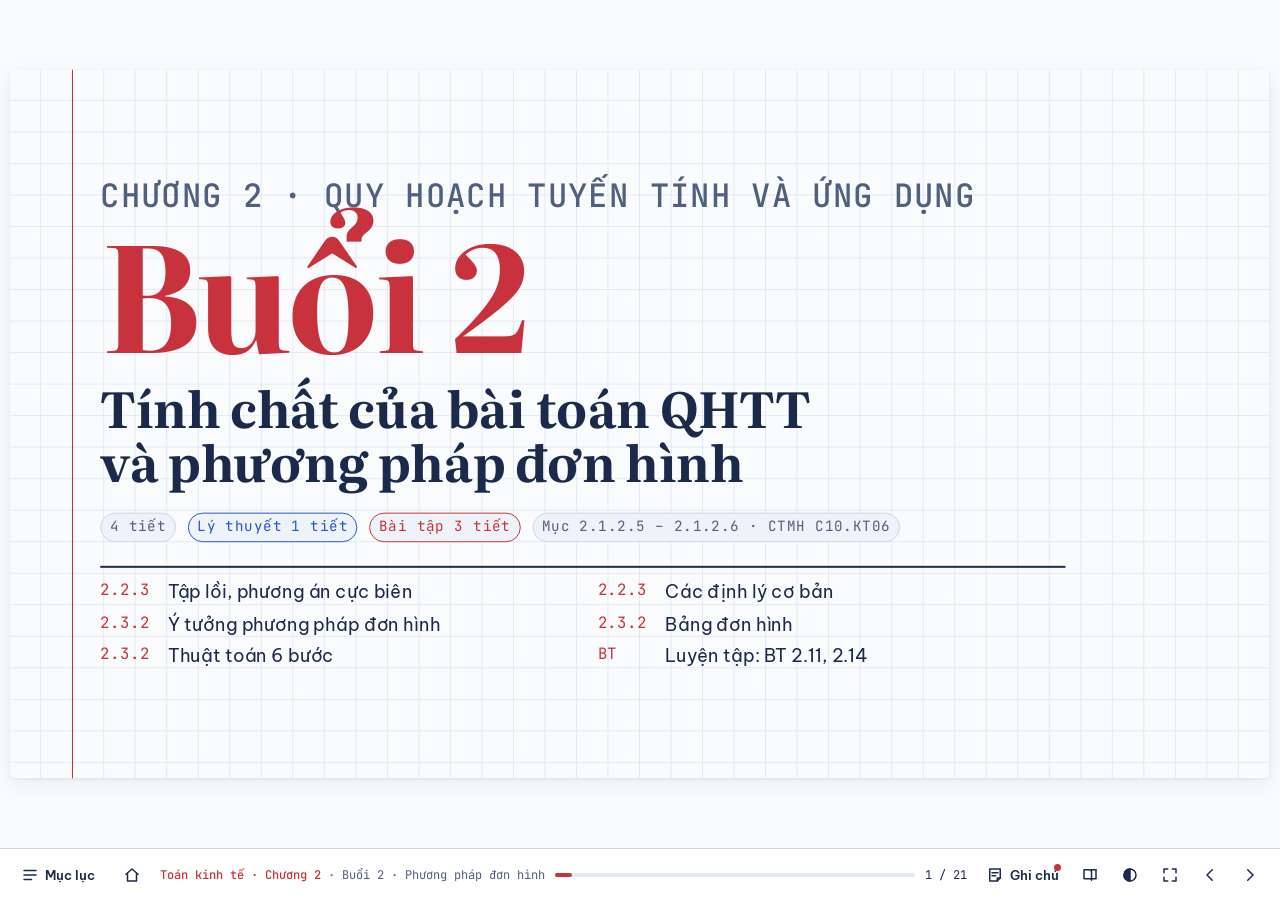
<file: buoi2.html>
<!doctype html>
<html lang="vi" data-chapter="chuong2">
<head>
<meta charset="utf-8">
<meta name="viewport" content="width=device-width, initial-scale=1, viewport-fit=cover">
<title>Buổi 2 · Tính chất bài toán QHTT và phương pháp đơn hình</title>
<link rel="stylesheet" href="https://fonts.googleapis.com/css2?family=Be+Vietnam+Pro:ital,wght@0,400;0,500;0,600;0,700;1,400&family=JetBrains+Mono:wght@400;500;700&family=Literata:opsz,wght@7..72,500;7..72,700&display=swap">
<link rel="stylesheet" href="lib/katex/katex.min.css">
<link rel="stylesheet" href="assets/deck.css">
</head>
<body>
<main class="deck" data-course="Toán kinh tế · Chương 2" data-unit="Buổi 2 · Phương pháp đơn hình" data-prev="buoi1.html" data-next="buoi3.html" data-home="index.html" data-kt="c2b2" data-lab="Phòng tính QHTT">
<div class="stage">

<!-- ============ MỞ ĐẦU ============ -->
<section class="slide cover" id="bia" data-kind="bia" data-sec="Mở đầu" data-title="Bìa buổi 2">
  <div class="num"><small>Chương 2 · Quy hoạch tuyến tính và ứng dụng</small>Buổi 2</div>
  <h1>Tính chất của bài toán QHTT và phương pháp đơn hình</h1>
  <div class="meta"><span class="chip">4 tiết</span><span class="chip lt">Lý thuyết 1 tiết</span><span class="chip bt">Bài tập 3 tiết</span><span class="chip">Mục 2.1.2.5 – 2.1.2.6 · CTMH C10.KT06</span></div>
  <div class="toc-mini">
    <a href="#tap-loi"><span>2.2.3</span>Tập lồi, phương án cực biên</a>
    <a href="#dinh-ly-pacb"><span>2.2.3</span>Các định lý cơ bản</a>
    <a href="#y-tuong"><span>2.3.2</span>Ý tưởng phương pháp đơn hình</a>
    <a href="#bang-don-hinh"><span>2.3.2</span>Bảng đơn hình</a>
    <a href="#thuat-toan"><span>2.3.2</span>Thuật toán 6 bước</a>
    <a href="#bt-dang"><span>BT</span>Luyện tập: BT 2.11, 2.14</a>
  </div>
  <aside class="note"><p>Buổi trọng tâm của chương: phương pháp đơn hình là công cụ dùng tiếp cho biến giả, đối ngẫu. Lý thuyết tính chất trình bày gọn (trực quan qua đồ thị Buổi 1), dành 3 tiết luyện bảng đơn hình.</p></aside>
  <aside class="tuhoc"><p>Buổi này là "trái tim" của Chương 2: <b>phương pháp đơn hình</b> giải được bài toán QHTT với bất kỳ số biến nào. Bạn sẽ dùng lại phép biến đổi sơ cấp trên dòng đã học ở Chương 1.</p></aside>
</section>

<section class="slide" id="muc-tieu" data-kind="muc-tieu" data-sec="Mở đầu">
  <div class="head"><div class="eyebrow">Mục tiêu bài dạy · Buổi 2</div><h2>Sau buổi học, người học có thể…</h2></div>
  <div class="obj">
    <div><h3><i>KT</i>Kiến thức</h3><ul>
      <li>Nêu được khái niệm tập lồi, phương án cực biên (PACB), cơ sở, PACB suy biến.</li>
      <li>Phát biểu được các định lý: tồn tại PACB tối ưu; đặc trưng PACB qua hệ cột độc lập tuyến tính.</li>
      <li>Hiểu ý nghĩa ước lượng $\Delta_j$, dấu hiệu tối ưu, dấu hiệu không bị chặn.</li></ul></div>
    <div><h3><i>KN</i>Kỹ năng</h3><ul>
      <li>Tìm và kiểm tra phương án cực biên của bài toán dạng chính tắc.</li>
      <li>Lập bảng đơn hình, chọn cột xoay, hàng xoay, biến đổi bảng chính xác.</li>
      <li>Kết luận đúng một trong ba khả năng; giải được bài toán max.</li></ul></div>
    <div><h3><i>NL</i>Năng lực thể hiện</h3><ul>
      <li><b>Tính toán cẩn thận:</b> biến đổi bảng với phân số, tự kiểm tra $\Delta_j$ hai cách.</li>
      <li><b>Liên hệ:</b> nhìn bảng đơn hình như "đi qua các đỉnh" của đồ thị Buổi 1.</li>
      <li><b>Tự chủ:</b> dùng công cụ đơn hình từng bước để tự chữa bài.</li></ul></div>
  </div>
  <div class="evidence"><b>Minh chứng</b><span>Tìm đúng PACB BT 2.11; giải đúng BT 2.14 a, b, d bằng bảng đơn hình; giải lại Ví dụ 2.1 (bài max) bằng đơn hình.</span></div>
  <aside class="note"><p>Kỹ năng then chốt: lập bảng và biến đổi bảng không sai. Yêu cầu SV luôn ghi rõ cột xoay, hàng xoay, phần tử trục.</p></aside>
  <aside class="tuhoc"><p>Kỹ năng then chốt của buổi: <b>lập và biến đổi bảng đơn hình chính xác</b>. Khi tự luyện, luôn ghi rõ cột xoay, hàng xoay, phần tử trục ở mỗi bảng.</p></aside>
</section>

<section class="slide" id="tien-trinh" data-kind="tien-trinh" data-aud="gv" data-sec="Mở đầu">
  <div class="head"><div class="eyebrow">Tiến trình buổi học · 4 tiết × 45 phút</div><h2>Từ "đỉnh của đa giác" đến bảng đơn hình</h2></div>
  <div class="plan">
    <div class="p lt"><div class="t">Tiết 1<small>Lý thuyết</small></div><div class="c"><b>Tính chất bài toán QHTT · Ý tưởng và bảng đơn hình</b><span>Khởi động 5' · tập lồi, PACB, các định lý 12' · ước lượng, dấu hiệu tối ưu 10' · bảng và thuật toán 15'</span></div><div class="m">Trực quan → hình thức</div></div>
    <div class="p bt"><div class="t">Tiết 2<small>Bài tập</small></div><div class="c"><b>PACB · Làm mẫu đơn hình</b><span>VD 2.9 · BT 2.11 · Ví dụ 2.11 (GV làm mẫu, SV làm theo)</span></div><div class="m">Làm mẫu, cặp đôi</div></div>
    <div class="p bt"><div class="t">Tiết 3<small>Bài tập</small></div><div class="c"><b>Đơn hình cơ bản</b><span>BT 2.14a, 2.14d · bài max: Ví dụ 2.1 bằng đơn hình</span></div><div class="m">Lên bảng, nhận xét chéo</div></div>
    <div class="p bt"><div class="t">Tiết 4<small>Bài tập</small></div><div class="c"><b>Bài lớn hơn · Các khả năng</b><span>BT 2.14b · bài không bị chặn · vô số PATU · tổng kết</span></div><div class="m">Nhóm 4 người</div></div>
  </div>
  <aside class="note"><p>Chứng minh các định lý không trình bày trên lớp (SV đọc giáo trình); tập trung ý nghĩa và cách dùng.</p></aside>
</section>

<section class="slide" id="khoi-dong" data-kind="khoi-dong" data-sec="Mở đầu">
  <div class="head"><div class="eyebrow">Khởi động · Từ Buổi 1</div><h2>Không vẽ được thì tìm đỉnh tối ưu thế nào?</h2></div>
  <div class="cols w46">
    <div class="stack">
      <div class="box key small" data-tag="Điều đã biết">Nếu bài toán có phương án tối ưu thì có một <b>đỉnh</b> của miền phương án là tối ưu (Ví dụ 2.10: đỉnh $(2;4)$, $f_{\max}=26$).</div>
      <p class="small"><b>Thử nghĩ:</b> bài toán có $n=20$ biến, $m=10$ ràng buộc đẳng thức. Mỗi đỉnh ứng với cách chọn 10 biến "được dương". Có bao nhiêu cách chọn?</p>
      <div data-widget="timer" data-min="2" data-label="Ước lượng"></div>
    </div>
    <div class="stack">
      <div class="step box small">$C_{20}^{10}=184\,756$ cách — duyệt hết mọi đỉnh là quá tốn công.</div>
      <div class="step box key" data-tag="Ý tưởng Dantzig (1947)">Bắt đầu từ <b>một đỉnh</b>; nếu chưa tối ưu thì sang <b>đỉnh kề tốt hơn</b>; lặp lại cho đến khi không còn đỉnh kề nào tốt hơn. Đó là <b>phương pháp đơn hình</b>.</div>
      <div class="step box eco small" data-tag="Ứng dụng">Các phần mềm tối ưu (Excel Solver, phần mềm lập kế hoạch sản xuất, điều phối vận tải) đều dùng ý tưởng này cho bài toán hàng nghìn biến.</div>
    </div>
  </div>
  <aside class="note"><p>Cho SV đoán số đỉnh trước. Nhấn mạnh: đơn hình thường chỉ đi qua vài đỉnh trong hàng trăm nghìn đỉnh.</p></aside>
  <aside class="tuhoc"><p>Số cách chọn rất lớn nên không thể thử mọi đỉnh. Phương pháp đơn hình chỉ đi qua một dãy đỉnh, mỗi lần một đỉnh tốt hơn — thường chỉ vài bước là xong.</p></aside>
</section>

<!-- ============ TÍNH CHẤT ============ -->
<section class="slide" id="tap-loi" data-kind="ly-thuyet" data-sec="2.2.3 Tính chất bài toán QHTT">
  <div class="head"><div class="eyebrow">2.2.3 · Tập lồi và phương án cực biên</div><h2>Đỉnh của miền phương án = phương án cực biên</h2></div>
  <div class="cols">
    <div class="stack small">
      <div class="box key" data-tag="Tập lồi">$M$ lồi nếu với mọi $x,y\in M$, cả <b>đoạn thẳng</b> $\lambda x+(1-\lambda)y$, $0\le\lambda\le1$ nằm trong $M$. Tập phương án của bài toán QHTT luôn là tập lồi (giao của các nửa không gian).</div>
      <div class="box key" data-tag="Điểm cực biên">$x\in M$ là điểm cực biên nếu $x$ <b>không</b> nằm "bên trong" đoạn thẳng nào nối hai điểm khác nhau của $M$: $x=\lambda x^1+(1-\lambda)x^2$, $0&lt;\lambda&lt;1$ ⇒ $x^1=x^2=x$.</div>
      <p>Điểm cực biên của tập phương án gọi là <b>phương án cực biên</b> (PACB) — chính là các <b>đỉnh</b> ở phương pháp đồ thị.</p>
    </div>
    <div class="stack small">
      <svg viewBox="0 0 300 200" class="fig" role="img" aria-label="Tập lồi và tập không lồi">
        <polygon points="20,170 40,60 120,30 160,110 110,180" fill="var(--hl-blue,#dbe7ff)" stroke="currentColor" stroke-width="2"/>
        <line x1="45" y1="150" x2="125" y2="60" stroke="var(--pen,#c0392b)" stroke-width="2.5" stroke-dasharray="5 4"/>
        <circle cx="120" cy="30" r="5" fill="var(--pen,#c0392b)"/><text x="126" y="26" font-size="13">đỉnh</text>
        <text x="40" y="196" font-size="13">lồi</text>
        <path d="M190,170 L200,40 L240,110 L285,40 L280,170 Z" fill="var(--hl-yellow,#fff2c2)" stroke="currentColor" stroke-width="2"/>
        <line x1="210" y1="60" x2="275" y2="60" stroke="var(--pen,#c0392b)" stroke-width="2.5" stroke-dasharray="5 4"/>
        <text x="205" y="196" font-size="13">không lồi</text>
      </svg>
      <div class="box tip" data-tag="Nhận biết PACB">$x$ là PACB khi và chỉ khi $x$ thỏa <b>chặt</b> $n$ ràng buộc (kể cả ràng buộc dấu) mà hệ các ràng buộc chặt đó độc lập tuyến tính. Trong $\mathbb R^2$: đỉnh là giao của 2 đường biên.</div>
    </div>
  </div>
  <aside class="note"><p>Không cần chứng minh tập phương án lồi; chỉ chỉ ra hình vẽ: đoạn thẳng nối hai điểm của miền đa giác không ra ngoài.</p></aside>
  <aside class="tuhoc"><p>Hình dung: tập lồi là tập "không có chỗ lõm" — nối hai điểm bất kỳ, đoạn nối nằm trọn trong tập. Phương án cực biên là "góc nhọn" của tập: không nằm giữa hai phương án khác.</p></aside>
</section>

<section class="slide" id="dinh-ly-pacb" data-kind="ly-thuyet" data-sec="2.2.3 Tính chất bài toán QHTT">
  <div class="head"><div class="eyebrow">2.2.3 · Các định lý cơ bản (bài toán dạng chính tắc $Ax=b$, $x\ge0$, hạng $A=m$)</div><h2>Chỉ cần tìm phương án tối ưu trong hữu hạn PACB</h2></div>
  <div class="cards" style="--n:4;font-size:.86em">
    <div class="card"><h4>Định lý 2.4 – 2.5 <small>tồn tại</small></h4>Nếu bài toán có phương án tối ưu thì có ít nhất <b>một PACB tối ưu</b>.</div>
    <div class="card"><h4>Định lý 2.6 <small>đặc trưng PACB</small></h4>Phương án $x$ là PACB ⇔ hệ các <b>cột $a_j$ ứng với $x_j&gt;0$</b> độc lập tuyến tính.</div>
    <div class="card"><h4>Hệ quả 2.3</h4>PACB có <b>tối đa $m$</b> tọa độ dương; số PACB <b>hữu hạn</b> (không quá $C_n^m$).</div>
    <div class="card"><h4>Định lý 2.7</h4>Nếu có hai phương án tối ưu khác nhau thì có <b>vô số</b> phương án tối ưu (cả đoạn nối hai phương án).</div>
  </div>
  <div class="cols">
    <div class="box key small" data-tag="Cơ sở, suy biến">$m$ cột độc lập tuyến tính $\{a_{j_1},\dots,a_{j_m}\}$ chứa các cột ứng với $x_j&gt;0$ là một <b>cơ sở</b> của PACB; $x_{j_i}$: biến cơ sở. PACB có <b>đủ $m$</b> tọa độ dương: <b>không suy biến</b>; ít hơn $m$: <b>suy biến</b>.</div>
    <div class="box tip small" data-tag="Cách tìm PACB">Cho $n-m$ biến bằng 0, giải hệ $m$ phương trình còn lại. Nhận nếu nghiệm <b>duy nhất</b> và <b>không âm</b>.</div>
  </div>
  <aside class="note"><p>Hệ quả 2.4: bài toán không có phương án tối ưu ⇔ tập phương án rỗng hoặc hàm mục tiêu không bị chặn — khớp ba khả năng ở Buổi 1. Liên hệ Định lý 2.6 với hệ véctơ độc lập tuyến tính (Chương 1, Buổi 3).</p></aside>
  <aside class="tuhoc"><p>Định lý 2.6 nối Chương 2 với Chương 1: kiểm tra một phương án có phải PACB hay không chính là kiểm tra hệ véctơ cột (ứng với tọa độ dương) có độc lập tuyến tính không — dùng hạng ma trận hoặc định thức.</p></aside>
</section>

<section class="slide" id="pacb-vd" data-kind="vi-du" data-sec="2.2.3 Tính chất bài toán QHTT">
  <div class="head"><div class="eyebrow">2.2.3 · Ví dụ 2.9 giáo trình</div><h2>Tìm mọi PACB: $x_1+x_2+x_3+x_4=6$, $-x_2+2x_3+x_4=4$, $x\ge0$</h2></div>
  <div class="cols w64">
    <div data-widget="pacb" data-a="1 1 1 1; 0 -1 2 1" data-b="6 4"></div>
    <div class="stack small">
      <p>$n=4$, $m=2$ ⇒ mỗi PACB có ít nhất $n-m=2$ tọa độ bằng 0: xét $C_4^2=6$ cặp biến cơ sở.</p>
      <div class="box key" data-tag="Kết quả">4 PACB, đều không suy biến: $(0;1;0;5)$, $(4;0;2;0)$, $(2;0;0;4)$, $(0;\tfrac83;\tfrac{10}3;0)$.</div>
      <div class="box warn tiny" data-tag="Vì sao loại?">Cơ sở $\{a_1,a_2\}$ cho $x_2=-4&lt;0$; cơ sở $\{a_3,a_4\}$ cho $x_4=-8&lt;0$ — nghiệm âm, không phải phương án.</div>
    </div>
  </div>
  <aside class="note"><p>Bấm từng dòng trên công cụ để xem hệ phương trình tương ứng. Giáo trình chỉ ra 4 PACB — khớp công cụ.</p></aside>
  <aside class="tuhoc"><p>Mỗi dòng của bảng ứng với một cách chọn 2 biến cơ sở (2 biến còn lại bằng 0). Hãy tự giải 2–3 hệ rồi đối chiếu. Một nghiệm có tọa độ âm thì không phải phương án nên bị loại.</p></aside>
</section>

<!-- ============ PHƯƠNG PHÁP ĐƠN HÌNH ============ -->
<section class="slide" id="y-tuong" data-kind="ly-thuyet" data-sec="2.3.2 Phương pháp đơn hình">
  <div class="head"><div class="eyebrow">2.3.2 · Cơ sở lý luận · bài toán $cx\to\min$, $Ax=b$, $x\ge0$</div><h2>Ước lượng $\Delta_j$ cho biết có nên đưa $x_j$ vào cơ sở</h2></div>
  <div class="cols w64">
    <div class="stack small">
      <div class="box key" data-tag="Bài toán chuẩn">Dạng chính tắc với $b\ge0$ và $A$ chứa sẵn $m$ cột đơn vị. Khi đó PACB xuất phát: biến cơ sở = $b_i$, các biến khác = 0; tọa độ $t_{ij}=a_{ij}$.</div>
      <div class="box key" data-tag="Ước lượng của biến $x_j$">$$\Delta_j=\sum_{i=1}^m c_i\,t_{ij}-c_j\qquad(c_i:\text{hệ số mục tiêu của biến cơ sở dòng } i)$$ Biến cơ sở luôn có $\Delta_j=0$.</div>
      <p>Khi tăng biến ngoài cơ sở $x_k$ thêm 1 đơn vị (các biến cơ sở điều chỉnh theo), $f$ <b>giảm</b> đúng $\Delta_k$.</p>
    </div>
    <div class="stack small">
      <div class="box eco" data-tag="Định lý 2.10 · Dấu hiệu tối ưu">Mọi $\Delta_j\le0$ ⇒ PACB đang xét <b>tối ưu</b>.</div>
      <div class="box warn" data-tag="Định lý 2.13 · Không bị chặn">Có $\Delta_k&gt;0$ mà mọi $t_{ik}\le0$ ⇒ $f$ <b>không bị chặn dưới</b>, bài toán không có phương án tối ưu.</div>
      <div class="box tip" data-tag="Định lý 2.14 · Cải tiến">Có $\Delta_k&gt;0$ và có $t_{ik}&gt;0$ ⇒ xây dựng được PACB mới tốt hơn: $f$ giảm $\theta\,\Delta_k$ với $\theta=\min\limits_{t_{ik}&gt;0}\dfrac{x_i}{t_{ik}}$.</div>
    </div>
  </div>
  <aside class="note"><p>Quy ước giáo trình: bài toán <b>min</b>, tối ưu khi $\Delta_j\le0$. Một số sách dùng quy ước ngược ($c_j-z_j$) — dặn SV dùng thống nhất quy ước giáo trình.</p></aside>
  <aside class="tuhoc"><p>Hiểu nôm na: $\Delta_k&gt;0$ nghĩa là "đưa $x_k$ vào sẽ làm $f$ giảm" — còn cải thiện được. Khi mọi $\Delta_j\le0$ thì không còn cách nào giảm $f$: đã tối ưu. Chú ý giáo trình dùng quy ước bài toán <b>min</b>.</p></aside>
</section>

<section class="slide" id="bang-don-hinh" data-kind="ly-thuyet" data-sec="2.3.2 Phương pháp đơn hình">
  <div class="head"><div class="eyebrow">2.3.2 · Bảng đơn hình (Bảng 2.7)</div><h2>Mọi thông tin của một PACB trên một bảng</h2></div>
  <div class="cols w64">
    <table class="tbl small">
      <tr><th>Cơ sở</th><th class="c">$c_i$</th><th class="c">$x_i$</th><th class="c">$a_1$ <small>($c_1$)</small></th><th class="c">…</th><th class="c">$a_k$ <small>($c_k$)</small></th><th class="c">…</th><th class="c">$a_n$ <small>($c_n$)</small></th><th class="c">$\theta_i$</th></tr>
      <tr><td>$a_{j_1}$</td><td class="c">$c_{j_1}$</td><td class="c">$x_1$</td><td class="c">$t_{11}$</td><td class="c">…</td><td class="c">$t_{1k}$</td><td class="c">…</td><td class="c">$t_{1n}$</td><td class="c">$x_1/t_{1k}$</td></tr>
      <tr><td>$a_{j_r}$</td><td class="c">$c_{j_r}$</td><td class="c">$x_r$</td><td class="c">$t_{r1}$</td><td class="c">…</td><td class="c" style="outline:2px solid var(--pen);font-weight:700">$t_{rk}$</td><td class="c">…</td><td class="c">$t_{rn}$</td><td class="c">min ⇐</td></tr>
      <tr><td>$a_{j_m}$</td><td class="c">$c_{j_m}$</td><td class="c">$x_m$</td><td class="c">$t_{m1}$</td><td class="c">…</td><td class="c">$t_{mk}$</td><td class="c">…</td><td class="c">$t_{mn}$</td><td class="c"></td></tr>
      <tr><th colspan="2">$f$, $\Delta_j$</th><td class="c">$f(x)$</td><td class="c">$\Delta_1$</td><td class="c">…</td><td class="c">$\Delta_k$ max ⇑</td><td class="c">…</td><td class="c">$\Delta_n$</td><td></td></tr>
    </table>
    <div class="stack small">
      <div class="box key" data-tag="Quy tắc biến đổi (xoay quanh $t_{rk}$)">
        <ol><li><b>Cột xoay</b> $k$: $\Delta_k=\max\{\Delta_j&gt;0\}$.</li><li><b>Hàng xoay</b> $r$: $\theta_r=\min\{x_i/t_{ik}: t_{ik}&gt;0\}$.</li><li>Dòng $r$ mới = dòng $r$ cũ chia $t_{rk}$.</li><li>Dòng $i$ mới = dòng $i$ cũ $-\,t_{ik}\times$ dòng $r$ mới (kể cả dòng $\Delta$).</li></ol></div>
      <div class="box tip tiny" data-tag="Chính là Chương 1">Bước 3–4 là phép khử Gauss – Jordan quanh phần tử trục: cột $k$ trở thành cột đơn vị. Kiểm tra lại: tính $\Delta_j$ theo công thức, so với dòng $\Delta$ biến đổi.</div>
    </div>
  </div>
  <aside class="note"><p>Hai cách tính dòng $\Delta$ là cách tự kiểm tra rất hiệu quả — yêu cầu SV làm ở bài đầu tiên.</p></aside>
  <aside class="tuhoc"><p>Cách tự kiểm tra: tính $\Delta_j$ ở bảng mới theo công thức $\sum c_it_{ij}-c_j$, so với kết quả biến đổi dòng. Nếu khác nhau là đã tính sai ở đâu đó.</p></aside>
</section>

<section class="slide" id="thuat-toan" data-kind="ly-thuyet" data-sec="2.3.2 Phương pháp đơn hình">
  <div class="head"><div class="eyebrow">2.3.2 · Thuật toán đơn hình (bài toán min)</div><h2>Sáu bước, lặp đến khi dừng</h2></div>
  <div class="flow small">
    <div class="n"><b>B1</b>Bảng xuất phát: cơ sở đơn vị, tính $\Delta_j$, $f$</div><div class="a">→</div>
    <div class="n"><b>B2</b>Mọi $\Delta_j\le0$? Có → <b>tối ưu</b>, dừng</div><div class="a">→</div>
    <div class="n"><b>B3</b>Có $\Delta_k&gt;0$, cột $k$ toàn $\le0$? Có → <b>không bị chặn</b>, dừng</div><div class="a">→</div>
    <div class="n"><b>B4</b>Chọn cột xoay $\Delta_k$ lớn nhất</div><div class="a">→</div>
    <div class="n"><b>B5</b>Chọn hàng xoay $\theta$ nhỏ nhất</div><div class="a">→</div>
    <div class="n"><b>B6</b>Biến đổi bảng, quay lại B2</div>
  </div>
  <div class="cols">
    <div class="box key small" data-tag="Bài toán max">Đổi $g=-f\to\min$ (đổi dấu mọi $c_j$), giải, rồi $f_{\max}=-g_{\min}$. <span class="muted">(Cách khác: giữ nguyên $c_j$, dấu hiệu tối ưu thành mọi $\Delta_j\ge0$, chọn $\Delta_k$ âm nhất.)</span></div>
    <div class="box warn small" data-tag="Đọc kết quả">Phương án tối ưu: biến cơ sở = cột $x_i$, biến ngoài cơ sở = 0. Nếu có <b>biến ngoài cơ sở mà $\Delta_j=0$</b> ở bảng tối ưu ⇒ thường có vô số phương án tối ưu.</div>
  </div>
  <aside class="note"><p>Khi có nhiều $\theta$ bằng nhau (suy biến): chọn dòng có chỉ số biến cơ sở nhỏ nhất (quy tắc Bland) để tránh xoay vòng — công cụ dùng quy tắc này.</p></aside>
  <aside class="tuhoc"><p>Thuộc lòng 6 bước này. Với bài toán max, cách an toàn nhất là đổi sang $g=-f\to\min$ để dùng đúng một quy tắc dấu. Khi hai tỉ số $\theta$ bằng nhau, chọn dòng có chỉ số biến cơ sở nhỏ hơn.</p></aside>
</section>

<section class="slide" id="vd-211" data-kind="vi-du" data-sec="2.3.2 Phương pháp đơn hình">
  <div class="head"><div class="eyebrow">2.3.2 · Ví dụ 2.11 giáo trình · GV làm mẫu</div><h2>$f=3x_2+2x_3-x_5\to\min$ — bài toán chuẩn, cơ sở $\{a_1,a_5,a_3\}$</h2></div>
  <div class="cols w46">
    <div class="stack small">
      $$\begin{cases}x_1-3x_2-4x_4-2x_6=6\\ 2x_2+4x_4+x_5+3x_6=5\\ x_2+x_3+2x_6=1\\ x_j\ge0\end{cases}$$
      <div class="box tip" data-tag="Tự làm trước">Ghi bảng I: cột $x_i=(6;5;1)$, $c_i=(0;-1;2)$. Tính $\Delta_2=0\cdot(-3)+(-1)\cdot2+2\cdot1-3=-3$. Tính tiếp $\Delta_4,\Delta_6$.</div>
      <div class="box key" data-tag="Đáp số">$x^*=(7;\,0;\,0;\,0;\,\tfrac72;\,\tfrac12)$, $f_{\min}=-\tfrac72$ (sau 1 lần xoay).</div>
    </div>
    <div data-widget="simplex" data-lp="min 0 3 2 0 -1 0 | 1 -3 0 -4 0 -2 = 6 | 0 2 0 4 1 3 = 5 | 0 1 1 0 0 2 = 1"></div>
  </div>
  <aside class="note"><ul><li>Bảng I: $\Delta=(0,-3,0,-4,0,1)$, chỉ $\Delta_6=1&gt;0$ → cột $a_6$; $\theta$: dòng 2: $5/3$, dòng 3: $1/2$ → hàng $a_3$; trục $=2$.</li><li>Bảng II: mọi $\Delta\le0$ → tối ưu, đáp số khớp giáo trình.</li><li>Lưu ý: Bảng 2.8 giáo trình ghi $t_{32}=2$ (tức $2x_2+x_3+2x_6=1$) nên $\Delta_2=-1$; theo đề in ($x_2+x_3+2x_6=1$) thì $\Delta_2=-3$. Phương án và giá trị tối ưu không đổi.</li></ul></aside>
  <aside class="tuhoc"><p>Tự lập bảng I ra giấy, tính dòng $\Delta$, rồi bấm "Bước tiếp" trên công cụ để đối chiếu. Ở bảng I chỉ có $\Delta_6=1&gt;0$ nên $a_6$ vào cơ sở; tỉ số nhỏ nhất ở dòng $a_3$ ($1/2$) nên $a_3$ ra. Bảng II có mọi $\Delta_j\le0$: tối ưu.</p></aside>
</section>

<section class="slide" id="vd-max" data-kind="vi-du" data-sec="2.3.2 Phương pháp đơn hình">
  <div class="head"><div class="eyebrow">2.3.2 · Ví dụ 2.1 giải bằng đơn hình</div><h2>Bảng đơn hình đi qua các đỉnh $O\to(0;4)\to(2;4)$</h2></div>
  <div class="cols w64">
    <div data-widget="simplex" data-canon="1" data-lp="max 3 5 | 2 1 <= 8 | 0 1 <= 4 | 1 0 <= 3"></div>
    <div class="stack small">
      <div class="box key" data-tag="Chuẩn bị">Thêm biến phụ $x_3,x_4,x_5$ (nguyên liệu còn thừa) ⇒ cơ sở đơn vị sẵn có. Giải $g=-3x_1-5x_2\to\min$.</div>
      <div class="box eco" data-tag="Đối chiếu đồ thị">Bảng I: đỉnh $O(0;0)$, $g=0$ · Bảng II: $x_2$ vào, đỉnh $(0;4)$, $g=-20$ · Bảng III: $x_1$ vào, đỉnh $(2;4)$, $g=-26$ ⇒ $f_{\max}=26$.</div>
      <div class="box tip" data-tag="Đọc thêm từ bảng cuối">Biến phụ $x_5=1$: nguyên liệu III còn thừa 1 đơn vị; $x_3=x_4=0$: nguyên liệu I, II dùng hết.</div>
    </div>
  </div>
  <aside class="note"><p>Mở lại đồ thị Buổi 1 song song để SV thấy mỗi bảng là một đỉnh. Bảng cuối còn cho "giá bóng" ($-\Delta$ của biến phụ) — dành cho Buổi 4.</p></aside>
  <aside class="tuhoc"><p>So sánh với đồ thị ở Buổi 1: mỗi bảng đơn hình ứng với một đỉnh, mỗi lần xoay là đi sang một đỉnh kề tốt hơn. Biến phụ trong bảng cuối cho biết nguyên liệu nào còn thừa.</p></aside>
</section>

<section class="slide" id="kiem-tra-nhanh" data-kind="kiem-tra" data-sec="2.3.2 Phương pháp đơn hình">
  <div class="head"><div class="eyebrow">Kiểm tra nhanh · 4 phút</div><h2>Đọc bảng đơn hình</h2></div>
  <div class="cols">
    <div class="quiz" data-widget="quiz" data-answer="3">
      <p class="q small">Bài toán min, bảng có $\Delta=(0;\,0;\,2;\,-1;\,5)$ và cột $a_5$ là $(-1;\,3;\,2)$ với $x_i=(4;\,6;\,8)$. Phần tử trục là?</p>
      <ol class="opts"><li>$-1$ (dòng 1)</li><li>$2$ (dòng 3)</li><li>$3$ (dòng 2)</li><li>Không có — bài toán không bị chặn</li></ol>
      <p class="explain">Cột xoay $a_5$ ($\Delta_5=5$ lớn nhất). $\theta$: dòng 2: $6/3=2$; dòng 3: $8/2=4$; dòng 1 có $t&lt;0$ bỏ qua ⇒ trục $3$.</p>
    </div>
    <ul class="tf" data-widget="tf">
      <li data-ans="d" data-why="Định lý 2.10.">Bài toán min: mọi $\Delta_j\le0$ thì PACB đang xét là tối ưu.</li>
      <li data-ans="s" data-why="Cần mọi $t_{ik}\le 0$ trong cột có $\Delta_k&gt;0$; nếu còn $t_{ik}&gt;0$ thì xoay tiếp.">Chỉ cần có $\Delta_k&gt;0$ là kết luận bài toán không bị chặn.</li>
      <li data-ans="d" data-why="Tối đa $m$ tọa độ dương (Hệ quả 2.3).">PACB của bài toán có 3 ràng buộc đẳng thức có nhiều nhất 3 tọa độ dương.</li>
      <li data-ans="s" data-why="Chọn tỉ số $\theta$ NHỎ nhất để phương án mới không âm.">Hàng xoay là hàng có tỉ số $x_i/t_{ik}$ lớn nhất.</li>
    </ul>
  </div>
  <aside class="note"><p>Câu 1 gài bẫy phần tử âm $-1$: chỉ xét $t_{ik}&gt;0$.</p></aside>
  <aside class="tuhoc"><p>Câu trắc nghiệm có bẫy: phần tử âm trong cột xoay <b>không</b> được dùng để tính $\theta$. Hàng xoay luôn là hàng có tỉ số nhỏ nhất (để mọi biến vẫn không âm).</p></aside>
</section>

<!-- ============ LUYỆN TẬP ============ -->
<section class="slide" id="bt-dang" data-kind="bai-tap" data-sec="Luyện tập">
  <div class="head"><div class="eyebrow">Luyện tập · Tiết 2 – 4</div><h2>Ba dạng bài của buổi hôm nay</h2></div>
  <div class="cards" style="--n:3">
    <div class="card"><h4>Dạng 1 <small>BT 2.11</small></h4><b>Tìm, kiểm tra PACB</b><span class="muted">Cho $n-m$ biến bằng 0, giải hệ; kiểm tra không âm, độc lập tuyến tính.</span><a class="xref" href="#bt-pacb">Tới bài</a></div>
    <div class="card"><h4>Dạng 2 <small>BT 2.14 a, d</small></h4><b>Đơn hình — bài toán chuẩn</b><span class="muted">Thêm biến phụ, lập bảng, xoay đến khi dừng.</span><a class="xref" href="#bt-214a">Tới bài</a></div>
    <div class="card"><h4>Dạng 3 <small>BT 2.14b · BT 2.13</small></h4><b>Bài lớn, các khả năng</b><span class="muted">Nhận ra cơ sở sẵn có; không bị chặn; vô số PATU.</span><a class="xref" href="#bt-214b">Tới bài</a></div>
  </div>
  <div class="box small" data-tag="Cách tổ chức" data-aud="gv">Mỗi bài: SV làm cá nhân 8–10' → 1 SV lên bảng → GV mở công cụ đơn hình từng bước để cả lớp đối chiếu từng bảng.</div>
  <div class="box small" data-tag="Cách tự luyện" data-aud="hv">Làm ra giấy đầy đủ các bảng → dùng công cụ "Bước tiếp" để đối chiếu <b>từng bảng</b> (không chỉ đáp số) → ghi lại lỗi sai.</div>
  <aside class="note"><p>BT 2.14c cần biến giả — để sang Buổi 3.</p></aside>
  <aside class="tuhoc"><p>BT 2.14c cần kỹ thuật biến giả (Buổi 3). Khi đối chiếu, so sánh từng bảng chứ không chỉ đáp số: sai ở bảng nào thì sửa từ bảng đó.</p></aside>
</section>

<section class="slide" id="bt-pacb" data-kind="bai-tap" data-sec="Luyện tập">
  <div class="head"><div class="eyebrow">Dạng 1 · BT 2.11 (a, b)</div><h2>Tìm các phương án cực biên không suy biến</h2></div>
  <div class="cols">
    <div class="stack"><p class="small"><b>a)</b> $x_1-x_2-x_3=1$, $x_1+x_2+x_3=3$, $x\ge0$.</p>
      <div data-widget="pacb" data-a="1 -1 -1; 1 1 1" data-b="1 3"></div></div>
    <div class="stack"><p class="small"><b>b)</b> $x_1+x_2+x_3=10$, $2x_1-x_2+3x_3=14$, $x\ge0$.</p>
      <div data-widget="pacb" data-a="1 1 1; 2 -1 3" data-b="10 14"></div></div>
  </div>
  <aside class="note"><p>Đáp số (khớp giáo trình): a) $(2;1;0)$, $(2;0;1)$; cơ sở $\{a_2,a_3\}$ phụ thuộc tuyến tính ($a_3=a_2$) nên không xét. b) $(0;4;6)$, $(8;2;0)$; cơ sở $\{a_1,a_3\}$ cho $x_3&lt;0$.</p></aside>
  <aside class="tuhoc"><p>Đáp số: a) $(2;1;0)$ và $(2;0;1)$ — chú ý hai cột $a_2,a_3$ trùng nhau nên phụ thuộc tuyến tính, không tạo được cơ sở. b) $(0;4;6)$ và $(8;2;0)$.</p></aside>
</section>

<section class="slide" id="bt-214a" data-kind="bai-tap" data-sec="Luyện tập">
  <div class="head"><div class="eyebrow">Dạng 2 · BT 2.14a</div><h2>$f=-10x_1-30x_2\to\min$; $2x_1+x_2\le12$, $-x_1+4x_2\le2$, $5x_1+8x_2\le26$</h2></div>
  <div class="cols w64">
    <div data-widget="simplex" data-canon="1" data-lp="min -10 -30 | 2 1 <= 12 | -1 4 <= 2 | 5 8 <= 26"></div>
    <div class="stack small">
      <div class="step">Thêm biến phụ $x_3,x_4,x_5$ ⇒ cơ sở $\{a_3,a_4,a_5\}$, $x^0=(0;0;12;2;26)$, $f=0$.</div>
      <div class="step">Bảng I: $\Delta_1=10$, $\Delta_2=30$ ⇒ $a_2$ vào; $\theta=\min\{12;\ \tfrac24;\ \tfrac{26}8\}=\tfrac12$ ⇒ $a_4$ ra.</div>
      <div class="step">Bảng II: còn $\Delta_1=\tfrac{35}{2}&gt;0$ ⇒ $a_1$ vào, $a_5$ ra.</div>
      <div class="step box key" data-tag="Kết luận">$f_{\min}=-70$ tại $x^*=\left(\tfrac{22}7;\ \tfrac97\right)$ (khớp giáo trình).</div>
    </div>
  </div>
  <aside class="note"><p>Phân số bảng III xuất hiện mẫu 7 — nhắc SV giữ phân số, không đổi sang số thập phân.</p></aside>
  <aside class="tuhoc"><p>Giữ nguyên phân số trong suốt quá trình (không làm tròn thập phân) để kết quả chính xác. Mỗi bước, tự tính $\theta$ trước rồi mới bấm công cụ.</p></aside>
</section>

<section class="slide" id="bt-214d" data-kind="bai-tap" data-sec="Luyện tập">
  <div class="head"><div class="eyebrow">Dạng 2 · BT 2.14d</div><h2>Vế phải âm: nhân $-1$ trước khi thêm biến phụ</h2></div>
  <div class="cols w64">
    <div data-widget="simplex" data-canon="1" data-lp="min 2 -3 | 1 -1 >= -2 | -2 7 <= 6 | -4 -1 >= -3"></div>
    <div class="stack small">
      <p>$f=2x_1-3x_2\to\min$; $x_1-x_2\ge-2$; $-2x_1+7x_2\le6$; $-4x_1-x_2\ge-3$; $x\ge0$.</p>
      <div class="step">Nhân $-1$: $-x_1+x_2\le2$ và $4x_1+x_2\le3$ ⇒ cả ba ràng buộc là "$\le$" với vế phải không âm ⇒ ba biến phụ tạo cơ sở đơn vị.</div>
      <div class="step box key" data-tag="Kết luận">$f_{\min}=-\tfrac{18}7$ tại $x^*=\left(0;\ \tfrac67\right)$.</div>
      <div class="step box warn tiny" data-tag="Lỗi hay gặp">Thêm biến phụ trừ cho "$\ge$" khi vế phải âm ⇒ cột $(-1)$, không phải cột đơn vị — phải đổi dấu cả dòng.</div>
    </div>
  </div>
  <aside class="note"><p>Bài này rèn bước chuẩn bị: điều kiện $b\ge0$ của bài toán chuẩn. Một lần xoay là xong.</p></aside>
  <aside class="tuhoc"><p>Điều kiện để lập bảng xuất phát là vế phải $b_i\ge0$ và có đủ cột đơn vị. Ràng buộc "$\ge$" với vế phải âm, sau khi nhân $-1$, trở thành "$\le$" với vế phải dương — rất tiện.</p></aside>
</section>

<section class="slide" id="bt-214b" data-kind="bai-tap" data-sec="Luyện tập">
  <div class="head"><div class="eyebrow">Dạng 3 · BT 2.14b</div><h2>Nhận ra cơ sở đơn vị có sẵn trong ràng buộc</h2></div>
  <div class="cols w64">
    <div data-widget="simplex" data-canon="1" data-lp="min 2 1 4 5 -6 | 2 0 -2 1 4 = 115 | 5 1 1 0 0 = 50 | -1 0 3 0 5 <= 30"></div>
    <div class="stack small">
      <p>$f=2x_1+x_2+4x_3+5x_4-6x_5\to\min$; $2x_1-2x_3+x_4+4x_5=115$; $5x_1+x_2+x_3=50$; $-x_1+3x_3+5x_5\le30$.</p>
      <div class="step">Cột $a_4$ chỉ có ở dòng 1, $a_2$ chỉ có ở dòng 2 (hệ số 1), thêm $x_6$ cho dòng 3 ⇒ cơ sở $\{a_4,a_2,a_6\}$ có sẵn, <b>không cần biến giả</b>.</div>
      <div class="step box key" data-tag="Kết luận">Sau 2 lần xoay: $f_{\min}=287$ tại $x^*=(10;\,0;\,0;\,63;\,8)$.</div>
    </div>
  </div>
  <aside class="note"><p>Hỏi: vì sao $c_4=5$, $c_2=1$ khác 0 vẫn dùng được làm cơ sở? (Cơ sở chỉ cần cột đơn vị; hệ số $c_i$ ghi vào cột $c_i$.)</p></aside>
  <aside class="tuhoc"><p>Trước khi thêm biến, luôn tìm xem ma trận ràng buộc đã có sẵn cột đơn vị nào (một hệ số 1, các hệ số khác trong cột bằng 0). Biến cơ sở có hệ số $c_j\ne0$ vẫn dùng được, chỉ cần ghi đúng $c_i$ vào bảng.</p></aside>
</section>

<section class="slide" id="bt-kha-nang" data-kind="bai-tap" data-sec="Luyện tập">
  <div class="head"><div class="eyebrow">Dạng 3 · Các khả năng trên bảng đơn hình</div><h2>Không bị chặn và vô số phương án tối ưu</h2></div>
  <div class="cols">
    <div class="stack"><p class="small"><b>(i)</b> $f=-4x_1+2x_2\to\min$; $-2x_1+x_2\le1$; $x_1-3x_2\le3$ (đã gặp ở Buổi 1):</p>
      <div data-widget="simplex" data-canon="1" data-lp="min -4 2 | -2 1 <= 1 | 1 -3 <= 3"></div></div>
    <div class="stack"><p class="small"><b>(ii)</b> BT 2.13c: $f=x_1+x_2\to\max$; $x_1+x_2\ge1$; $x_1+x_2\le3$:</p>
      <div data-widget="simplex" data-canon="1" data-lp="max 1 1 | 1 1 >= 1 | 1 1 <= 3"></div></div>
  </div>
  <aside class="note"><ul><li>(i) Bảng II: $\Delta_2&gt;0$ mà cột $a_2$ toàn $\le0$ ⇒ không bị chặn (Định lý 2.13).</li><li>(ii) Bảng tối ưu có biến ngoài cơ sở $x_2$ với $\Delta_2=0$ ⇒ đưa vào được phương án tối ưu khác: vô số PATU $(t;3-t)$. (ii) có ràng buộc "$\ge$" nên công cụ dùng biến giả — giới thiệu trước cho Buổi 3.</li></ul></aside>
  <aside class="tuhoc"><p>(i) Dấu hiệu không bị chặn: có cột với $\Delta_k&gt;0$ nhưng mọi phần tử trong cột đều $\le0$. (ii) Dấu hiệu vô số phương án tối ưu: ở bảng tối ưu có biến <b>ngoài cơ sở</b> mà $\Delta_j=0$. Bài (ii) có ràng buộc "≥" nên công cụ thêm biến giả $M$ — sẽ học ở Buổi 3.</p></aside>
</section>

<!-- ============ TỔNG KẾT ============ -->
<section class="slide" id="tong-ket" data-kind="tong-ket" data-sec="Tổng kết">
  <div class="head"><div class="eyebrow">Tổng kết buổi 2</div><h2>Phương pháp đơn hình trong một trang</h2></div>
  <div class="flow">
    <div class="n"><b>PACB</b>Đỉnh; cột ứng với $x_j&gt;0$ độc lập tuyến tính</div><div class="a">→</div>
    <div class="n"><b>BẢNG</b>Cơ sở đơn vị, $\Delta_j=\sum c_it_{ij}-c_j$</div><div class="a">→</div>
    <div class="n"><b>XOAY</b>Cột $\Delta$ max, hàng $\theta$ min, khử quanh trục</div><div class="a">→</div>
    <div class="n"><b>DỪNG</b>Tối ưu / không bị chặn</div>
  </div>
  <div class="cards" style="--n:3">
    <div class="card"><h4>1 · Tồn tại</h4>Có phương án tối ưu ⇒ có PACB tối ưu; số PACB hữu hạn.</div>
    <div class="card"><h4>2 · Dấu hiệu (bài min)</h4>Mọi $\Delta_j\le0$: tối ưu. $\Delta_k&gt;0$, cột $k$ toàn $\le0$: không bị chặn.</div>
    <div class="card"><h4>3 · Bài max</h4>Giải $g=-f\to\min$, $f_{\max}=-g_{\min}$.</div>
  </div>
  <aside class="note"><p>Câu hỏi chuyển tiếp: "Nếu không có sẵn cơ sở đơn vị (ràng buộc '≥' hoặc '=') thì sao?" → biến giả, Buổi 3.</p></aside>
  <aside class="tuhoc"><p>Câu hỏi chuẩn bị cho Buổi 3: nếu ràng buộc là "≥" hoặc "=", ma trận không có sẵn cột đơn vị — làm sao có bảng xuất phát?</p></aside>
</section>

<section class="slide" id="nhiem-vu" data-kind="nhiem-vu" data-sec="Tổng kết">
  <div class="head"><div class="eyebrow">Nhiệm vụ sau buổi học</div><h2>Chuẩn bị cho Buổi 3: Biến giả và bài toán đối ngẫu</h2></div>
  <div class="cols">
    <div class="box" data-tag="Bài về nhà">
      <ul class="small">
        <li>BT 2.11 c, d (câu d: chứng tỏ không có PACB không suy biến).</li>
        <li>Giải bằng đơn hình BT 2.16 cho các mô hình đã lập ở BT 2.2, 2.5 (BT 2.5 cần biến giả — thử trước).</li>
        <li>Giải lại BT 2.12 b, d bằng đơn hình và so sánh với đồ thị. Kiểm tra bằng <a href="lab.html">Phòng tính QHTT</a>.</li>
      </ul></div>
    <div class="box key" data-tag="Đọc trước">
      <ul class="small">
        <li>Giáo trình 2.3.2: Tìm phương án cực biên xuất phát — phương pháp biến giả (bài toán M), Ví dụ 2.12.</li>
        <li>Giáo trình 2.4.1: Định nghĩa bài toán đối ngẫu, Bảng 2.11.</li>
      </ul></div>
  </div>
  <div class="row"><a class="xref" href="buoi3.html">Sang Buổi 3 · Biến giả và bài toán đối ngẫu</a><a class="xref back" href="index.html">Trang chương</a></div>
  <aside class="note"><p>Nhắc SV làm bài kiểm tra sau buổi 2 trên hệ thống (10 câu).</p></aside>
  <aside class="tuhoc"><p>Hoàn thành bài kiểm tra sau Buổi 2 trên hệ thống trước khi sang Buổi 3.</p></aside>
</section>

</div>
</main>
<script src="lib/katex/katex.min.js"></script>
<script src="lib/katex/auto-render.min.js"></script>
<script src="assets/linalg.js"></script>
<script src="assets/qhtt.js"></script>
<script src="assets/widgets.js"></script>
<script src="assets/widgets-qhtt.js"></script>
<script src="assets/deck.js"></script>
</body>
</html>
</file>
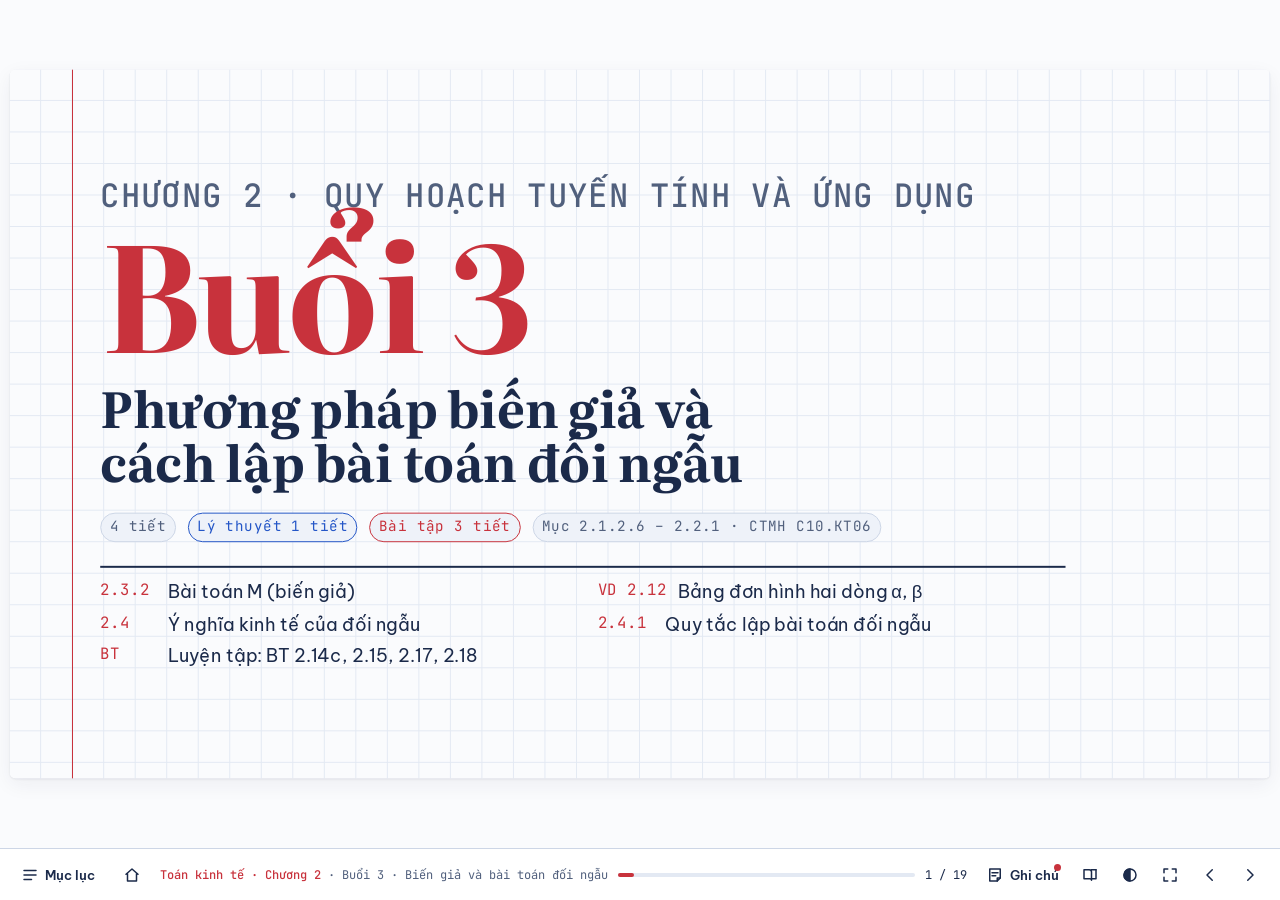
<file: buoi3.html>
<!doctype html>
<html lang="vi" data-chapter="chuong2">
<head>
<meta charset="utf-8">
<meta name="viewport" content="width=device-width, initial-scale=1, viewport-fit=cover">
<title>Buổi 3 · Phương pháp biến giả và bài toán đối ngẫu</title>
<link rel="stylesheet" href="https://fonts.googleapis.com/css2?family=Be+Vietnam+Pro:ital,wght@0,400;0,500;0,600;0,700;1,400&family=JetBrains+Mono:wght@400;500;700&family=Literata:opsz,wght@7..72,500;7..72,700&display=swap">
<link rel="stylesheet" href="lib/katex/katex.min.css">
<link rel="stylesheet" href="assets/deck.css">
</head>
<body>
<main class="deck" data-course="Toán kinh tế · Chương 2" data-unit="Buổi 3 · Biến giả và bài toán đối ngẫu" data-prev="buoi2.html" data-next="buoi4.html" data-home="index.html" data-kt="c2b3" data-lab="Phòng tính QHTT">
<div class="stage">

<!-- ============ MỞ ĐẦU ============ -->
<section class="slide cover" id="bia" data-kind="bia" data-sec="Mở đầu" data-title="Bìa buổi 3">
  <div class="num"><small>Chương 2 · Quy hoạch tuyến tính và ứng dụng</small>Buổi 3</div>
  <h1>Phương pháp biến giả và cách lập bài toán đối ngẫu</h1>
  <div class="meta"><span class="chip">4 tiết</span><span class="chip lt">Lý thuyết 1 tiết</span><span class="chip bt">Bài tập 3 tiết</span><span class="chip">Mục 2.1.2.6 – 2.2.1 · CTMH C10.KT06</span></div>
  <div class="toc-mini">
    <a href="#bien-gia"><span>2.3.2</span>Bài toán M (biến giả)</a>
    <a href="#vd-212"><span>VD 2.12</span>Bảng đơn hình hai dòng α, β</a>
    <a href="#y-nghia-dn"><span>2.4</span>Ý nghĩa kinh tế của đối ngẫu</a>
    <a href="#lap-dn"><span>2.4.1</span>Quy tắc lập bài toán đối ngẫu</a>
    <a href="#bt-dang"><span>BT</span>Luyện tập: BT 2.14c, 2.15, 2.17, 2.18</a>
  </div>
  <aside class="note"><p>Hoàn thiện phương pháp đơn hình (khi không có sẵn cơ sở) và mở đầu phần đối ngẫu. Lý thuyết 1 tiết: 20' biến giả, 25' lập đối ngẫu.</p></aside>
  <aside class="tuhoc"><p>Buổi này hoàn thiện phương pháp đơn hình cho <b>mọi</b> bài toán (kể cả khi không có sẵn cơ sở đơn vị) và giới thiệu <b>bài toán đối ngẫu</b> — "mặt kia" của mỗi bài toán QHTT, có ý nghĩa kinh tế là giá trị của nguồn lực.</p></aside>
</section>

<section class="slide" id="muc-tieu" data-kind="muc-tieu" data-sec="Mở đầu">
  <div class="head"><div class="eyebrow">Mục tiêu bài dạy · Buổi 3</div><h2>Sau buổi học, người học có thể…</h2></div>
  <div class="obj">
    <div><h3><i>KT</i>Kiến thức</h3><ul>
      <li>Giải thích được vai trò của biến giả và hệ số $M$; phân biệt biến phụ – biến giả.</li>
      <li>Nêu được dấu hiệu bài toán gốc vô nghiệm khi giải bài toán M.</li>
      <li>Phát biểu được định nghĩa cặp bài toán đối ngẫu và quy tắc Bảng 2.11.</li></ul></div>
    <div><h3><i>KN</i>Kỹ năng</h3><ul>
      <li>Lập bài toán M, lập bảng đơn hình hai dòng $\alpha_j$, $\beta_j$ và giải đến cùng.</li>
      <li>Lập bài toán đối ngẫu của bài toán QHTT bất kỳ (min hoặc max, đủ loại ràng buộc).</li>
      <li>Ghép đúng các cặp điều kiện đối ngẫu.</li></ul></div>
    <div><h3><i>NL</i>Năng lực thể hiện</h3><ul>
      <li><b>Diễn giải kinh tế:</b> hiểu biến đối ngẫu là "giá" của nguồn lực.</li>
      <li><b>Hệ thống hóa:</b> dùng bảng quy tắc thay vì học thuộc từng trường hợp.</li>
      <li><b>Phản biện:</b> phát hiện lỗi in trong ví dụ giáo trình.</li></ul></div>
  </div>
  <div class="evidence"><b>Minh chứng</b><span>Giải đúng BT 2.14c, 2.15b, c; lập đúng đối ngẫu BT 2.17 a, c.</span></div>
  <aside class="note"><p>Bài kiểm tra định kỳ (45') gồm QHTT và đối ngẫu: hai kỹ năng của buổi này đều có trong đề.</p></aside>
  <aside class="tuhoc"><p>Hai kỹ năng của buổi — giải bài toán M và lập bài toán đối ngẫu — đều có trong bài kiểm tra định kỳ 45 phút. Hãy luyện đến khi làm không cần nhìn bảng quy tắc.</p></aside>
</section>

<section class="slide" id="tien-trinh" data-kind="tien-trinh" data-aud="gv" data-sec="Mở đầu">
  <div class="head"><div class="eyebrow">Tiến trình buổi học · 4 tiết × 45 phút</div><h2>Hoàn thiện đơn hình, mở cửa sang đối ngẫu</h2></div>
  <div class="plan">
    <div class="p lt"><div class="t">Tiết 1<small>Lý thuyết</small></div><div class="c"><b>Bài toán M · Ý nghĩa và quy tắc lập đối ngẫu</b><span>Khởi động 3' · biến giả, bảng α/β 17' · ý nghĩa kinh tế 8' · Bảng 2.11, Ví dụ 2.14 15'</span></div><div class="m">Làm mẫu, hệ thống hóa</div></div>
    <div class="p bt"><div class="t">Tiết 2<small>Bài tập</small></div><div class="c"><b>Bài toán M</b><span>Ví dụ 2.12 (SV làm theo) · BT 2.5 (khẩu phần) · BT 2.14c</span></div><div class="m">Cá nhân, lên bảng</div></div>
    <div class="p bt"><div class="t">Tiết 3<small>Bài tập</small></div><div class="c"><b>Bài toán M (tiếp) · Bài max</b><span>BT 2.15b, 2.15c · dấu hiệu vô nghiệm</span></div><div class="m">Nhóm đôi</div></div>
    <div class="p bt"><div class="t">Tiết 4<small>Bài tập</small></div><div class="c"><b>Lập bài toán đối ngẫu</b><span>BT 2.17a, c · BT 2.18a · tổng kết, giao nhiệm vụ</span></div><div class="m">Thi đua theo nhóm</div></div>
  </div>
  <aside class="note"><p>Bảng đơn hình bài toán M dài — cho SV dùng giấy kẻ sẵn bảng; GV dùng công cụ để đối chiếu từng bảng.</p></aside>
</section>

<section class="slide" id="khoi-dong" data-kind="khoi-dong" data-sec="Mở đầu">
  <div class="head"><div class="eyebrow">Khởi động · Bài toán khẩu phần (BT 2.5)</div><h2>Không có sẵn cơ sở đơn vị thì bắt đầu từ đâu?</h2></div>
  <div class="cols w46">
    <div class="stack">
      $$f=15x_1+12x_2+10x_3\to\min$$ $$\begin{cases}3x_1+4x_2+2x_3\ge160\\ x_1+2x_2+3x_3\ge140\\ x_j\ge0\end{cases}$$
      <p class="small">Thêm biến phụ: $3x_1+4x_2+2x_3-x_4=160$, $x_1+2x_2+3x_3-x_5=140$. Phương án "chỉ dùng biến phụ" $x_4=-160$, $x_5=-140$ có được không?</p>
    </div>
    <div class="stack">
      <div class="step box warn small" data-tag="Vấn đề">Cột của $x_4,x_5$ là $(-1;0)$, $(0;-1)$ — không phải cột đơn vị; phương án tương ứng âm ⇒ <b>không có PACB xuất phát</b>.</div>
      <div class="step box key" data-tag="Ý tưởng">Thêm "biến tạm" $x_6,x_7\ge0$ có cột đơn vị: $\dots-x_4+x_6=160$, $\dots-x_5+x_7=140$ ⇒ có ngay PACB $x_6=160$, $x_7=140$. Nhưng phải <b>"phạt" thật nặng</b> để cuối cùng $x_6=x_7=0$.</div>
      <div class="step box eco small" data-tag="Cách phạt">Cho biến tạm hệ số $M$ (số dương rất lớn) trong hàm mục tiêu min: $f+Mx_6+Mx_7\to\min$.</div>
    </div>
  </div>
  <aside class="note"><p>Cho SV thử thay vào: $x_4=-160$ vi phạm $x_4\ge0$. Dẫn tới biến giả.</p></aside>
  <aside class="tuhoc"><p>Ràng buộc "≥" khi trừ biến phụ cho cột $-1$, không dùng làm cơ sở được. Giải pháp: thêm biến "tạm" (biến giả) có cột đơn vị, rồi phạt nó bằng hệ số $M$ rất lớn để thuật toán tự đẩy nó về 0.</p></aside>
</section>

<!-- ============ BIẾN GIẢ ============ -->
<section class="slide" id="bien-gia" data-kind="ly-thuyet" data-sec="2.3.2 Phương pháp biến giả">
  <div class="head"><div class="eyebrow">2.3.2 · Tìm PACB xuất phát — phương pháp biến giả (bài toán M)</div><h2>Thêm biến giả vào những dòng chưa có cột đơn vị</h2></div>
  <div class="cols">
    <div class="stack small">
      <div class="box key" data-tag="Bài toán M">Từ dạng chính tắc ($b\ge0$), ở mỗi dòng $i$ chưa có cột đơn vị thêm biến giả $x_{n+i}\ge0$:
        $$\sum_j c_jx_j+M\sum x_{n+i}\to\min,\qquad \sum_j a_{ij}x_j+x_{n+i}=b_i$$</div>
      <table class="tbl"><tr><th></th><th>Biến phụ</th><th>Biến giả</th></tr>
        <tr><td>Mục đích</td><td>Đổi bất đẳng thức → đẳng thức</td><td>Tạo cơ sở đơn vị xuất phát</td></tr>
        <tr><td>Hệ số trong $f$</td><td>$0$</td><td>$M$ (bài min)</td></tr>
        <tr><td>Kết thúc</td><td>Có thể dương (có ý nghĩa)</td><td>Phải bằng 0</td></tr></table>
    </div>
    <div class="stack small">
      <div class="box eco" data-tag="Định lý 2.15 (M đủ lớn)">(a) Bài toán gốc có phương án tối ưu $x^*$ ⇔ bài toán M có phương án tối ưu $(x^*,0)$. (b) Bài toán M tối ưu mà còn biến giả <b>dương</b> ⇒ bài toán gốc <b>không có phương án</b>.</div>
      <div class="box key" data-tag="Bảng đơn hình hai dòng">$\Delta_j=\alpha_j+\beta_jM$: dòng $\alpha_j$ (phần không chứa $M$) và dòng $\beta_j$ (hệ số của $M$). So sánh: <b>xét $\beta_j$ trước</b>, chỉ khi $\beta_j$ bằng nhau mới xét $\alpha_j$.</div>
      <div class="box tip tiny" data-tag="Mẹo">Biến giả ra khỏi cơ sở thì <b>bỏ luôn cột</b> của nó. Khi mọi biến giả đã ra, dòng $\beta$ toàn 0 — tiếp tục như đơn hình thường với dòng $\alpha$.</div>
    </div>
  </div>
  <aside class="note"><p>Bài max: biến giả có hệ số $-M$ (hoặc chuyển về min trước — khuyến nghị cho thống nhất). Chỉ thêm biến giả ở dòng cần thiết, tận dụng cột đơn vị có sẵn (như BT 2.14b).</p></aside>
  <aside class="tuhoc"><p>Ba điều cần nhớ: (1) chỉ thêm biến giả ở dòng chưa có cột đơn vị; (2) so sánh $\Delta_j=\alpha_j+\beta_jM$ bằng cách xét $\beta_j$ trước; (3) nếu bảng tối ưu còn biến giả dương thì bài toán gốc vô nghiệm.</p></aside>
</section>

<section class="slide" id="vd-212" data-kind="vi-du" data-sec="2.3.2 Phương pháp biến giả">
  <div class="head"><div class="eyebrow">2.3.2 · Ví dụ 2.12 giáo trình</div><h2>$f=x_1+4x_2+2x_3\to\min$ — hai biến giả $x_7,x_8$</h2></div>
  <div class="cols w64">
    <div data-widget="simplex" data-canon="1" data-lp="min 1 4 2 0 | 1 3 -2 1 <= 1 | -1 0 1 2 >= 5 | 1 -2 1 -1 = 2"></div>
    <div class="stack small">
      $$\begin{cases}x_1+3x_2-2x_3+x_4\le1\\ -x_1+x_3+2x_4\ge5\\ x_1-2x_2+x_3-x_4=2\\ x_j\ge0\end{cases}$$
      <div class="step">Dòng 1 có biến phụ $x_5$ (cột đơn vị); dòng 2 trừ $x_6$, thêm biến giả $x_7$; dòng 3 thêm biến giả $x_8$.</div>
      <div class="step">Bảng I: $\beta=(0;\,-2;\,2;\,1;\,0;\,-1)$ (chỉ cộng các dòng có $c_i=M$, trừ hệ số $M$ của $c_j$) ⇒ $\beta_3=2$ lớn nhất ⇒ $a_3$ vào; $\theta=\min\{\tfrac51;\tfrac21\}=2$ ⇒ $a_8$ ra.</div>
      <div class="step box key" data-tag="Kết luận">$f_{\min}=6$ tại $x^*=(0;\,0;\,3;\,1)$, biến giả đã triệt tiêu.</div>
      <div class="step box warn tiny" data-tag="Đính chính Bảng 2.10">Dòng $\alpha$ của bảng II đúng là $(4\ |\ 1;\,-8;\,0;\,-2;\,0;\,0)$.</div>
    </div>
  </div>
  <aside class="note"><ul><li>Cho SV tự tính dòng $\beta$ bảng I: $\beta_1=-1+1=0$, $\beta_2=0-2=-2$, $\beta_3=1+1=2$, $\beta_4=2-1=1$, $\beta_6=-1$; $\beta_0=5+2=7$. Bảng II: $\beta_4=3$ lớn nhất ⇒ $a_4$ vào, $a_7$ ra.</li><li>Công cụ đi cùng đường với giáo trình: I $\{a_5,a_7,a_8\}$ → II $\{a_5,a_7,a_3\}$ → III $\{a_5,a_4,a_3\}$.</li></ul></aside>
  <aside class="tuhoc"><p>Tự lập bảng I: chỉ các dòng có biến giả ($c_i=M$) góp vào $\beta_j$: $\beta_1=0$, $\beta_2=-2$, $\beta_3=2$, $\beta_4=1$ ⇒ đưa $a_3$ vào. Đối chiếu từng bảng với công cụ. Lưu ý đính chính: dòng $\alpha$ của bảng II trong giáo trình in chưa đúng; đúng là $(4\,|\,1;-8;0;-2;0;0)$.</p></aside>
</section>

<section class="slide" id="khau-phan" data-kind="vi-du" data-sec="2.3.2 Phương pháp biến giả">
  <div class="head"><div class="eyebrow">2.3.2 · Giải bài toán khẩu phần (BT 2.5)</div><h2>Biến giả rời cơ sở, rồi tối ưu như thường</h2></div>
  <div class="cols w64">
    <div data-widget="simplex" data-canon="1" data-lp="min 15 12 10 | 3 4 2 >= 160 | 1 2 3 >= 140"></div>
    <div class="stack small">
      <div class="box key" data-tag="Kết quả">Mua 0 kg T1, <b>25 kg T2</b>, <b>30 kg T3</b>; chi phí nhỏ nhất <b>600</b> nghìn đồng.</div>
      <div class="box eco" data-tag="Diễn giải">Biến phụ $x_4=x_5=0$: cả hai chất dinh dưỡng đạt <b>đúng</b> mức tối thiểu. Thức ăn T1 (đắt nhất so với lượng dinh dưỡng) không được chọn.</div>
      <div class="box tip tiny" data-tag="Kiểm tra">$3\cdot0+4\cdot25+2\cdot30=160$ ✓; $0+2\cdot25+3\cdot30=140$ ✓; $f=12\cdot25+10\cdot30=600$ ✓.</div>
    </div>
  </div>
  <aside class="note"><p>Hai lần xoay, mỗi lần một biến giả rời cơ sở. Hỏi: "nếu giá T1 giảm còn bao nhiêu thì đáng mua?" — câu hỏi này trả lời được bằng đối ngẫu (Buổi 4).</p></aside>
  <aside class="tuhoc"><p>Theo dõi dòng $\beta$: sau hai lần xoay hai biến giả rời cơ sở và dòng $\beta$ toàn 0. Luôn kiểm tra lại đáp số bằng cách thay vào ràng buộc. Câu hỏi để suy nghĩ: giá T1 giảm còn bao nhiêu thì nên mua T1? (Buổi 4 trả lời.)</p></aside>
</section>

<!-- ============ ĐỐI NGẪU ============ -->
<section class="slide" id="y-nghia-dn" data-kind="ly-thuyet" data-sec="2.4.1 Bài toán đối ngẫu">
  <div class="head"><div class="eyebrow">2.4 · Ý nghĩa kinh tế (Ví dụ 2.18)</div><h2>Bài toán của người muốn mua lại toàn bộ nguyên liệu</h2></div>
  <div class="cols">
    <div class="stack small">
      <div class="box" data-tag="Người sản xuất (bài toán gốc)">$f=3x_1+5x_2\to\max$; $2x_1+x_2\le8$; $x_2\le4$; $x_1\le3$; $x\ge0$. Đáp số: lãi 26.</div>
      <div class="box key" data-tag="Người mua nguyên liệu (bài toán đối ngẫu)">Trả giá $y_1,y_2,y_3$ cho một đơn vị nguyên liệu I, II, III. Để người sản xuất chịu bán, số tiền bán nguyên liệu làm ra một sản phẩm không ít hơn lãi của sản phẩm đó:
        $$\begin{cases}2y_1+y_3\ge3&(\text{sản phẩm A})\\ y_1+y_2\ge5&(\text{sản phẩm B})\\ y_i\ge0\end{cases}\qquad g=8y_1+4y_2+3y_3\to\min$$</div>
    </div>
    <div class="stack small">
      <div class="box eco" data-tag="Quan sát">Ma trận ràng buộc <b>chuyển vị</b>; vế phải ↔ hệ số mục tiêu; max ↔ min; "$\le$" ↔ "$\ge$".</div>
      <div class="box tip" data-tag="Sẽ chứng minh ở Buổi 4">Giá trị nhỏ nhất của $g$ cũng bằng <b>26</b>, đạt tại $y^*=(\tfrac32;\,\tfrac72;\,0)$ — nguyên liệu III đang thừa nên "giá" bằng 0. $y^*$ gọi là <b>giá bóng</b> (giá ước định) của nguồn lực.</div>
    </div>
  </div>
  <aside class="note"><p>Kể chuyện: một doanh nghiệp khác muốn mua lại kho nguyên liệu. Họ muốn trả ít nhất có thể, nhưng phải đủ hấp dẫn. Đây là động lực kinh tế của đối ngẫu — giáo trình 2.4.4.</p></aside>
  <aside class="tuhoc"><p>Câu chuyện đối ngẫu: người mua nguyên liệu muốn trả ít nhất (min), nhưng giá phải đủ hấp dẫn để người sản xuất không thiệt so với tự sản xuất. Nhận xét hình thức: ma trận chuyển vị, vế phải và hệ số mục tiêu đổi chỗ, max thành min.</p></aside>
</section>

<section class="slide" id="lap-dn" data-kind="ly-thuyet" data-sec="2.4.1 Bài toán đối ngẫu">
  <div class="head"><div class="eyebrow">2.4.1 · Quy tắc lập bài toán đối ngẫu (Bảng 2.11)</div><h2>Mỗi ràng buộc ↔ một biến đối ngẫu; mỗi biến ↔ một ràng buộc</h2></div>
  <div class="cols w64">
    <table class="tbl small">
      <tr><th>Bài toán gốc MIN ($f=cx$)</th><th>Bài toán đối ngẫu MAX ($g=yb$)</th></tr>
      <tr><td>Ràng buộc $i$: $\sum_j a_{ij}x_j\ \ge b_i$</td><td>$y_i\ge0$</td></tr>
      <tr><td>Ràng buộc $i$: $\sum_j a_{ij}x_j\ \le b_i$</td><td>$y_i\le0$</td></tr>
      <tr><td>Ràng buộc $i$: $\sum_j a_{ij}x_j\ = b_i$</td><td>$y_i$ tùy ý</td></tr>
      <tr><td>Biến $x_j\ge0$</td><td>$\sum_i a_{ij}y_i\le c_j$</td></tr>
      <tr><td>Biến $x_j\le0$</td><td>$\sum_i a_{ij}y_i\ge c_j$</td></tr>
      <tr><td>Biến $x_j$ tùy ý</td><td>$\sum_i a_{ij}y_i=c_j$</td></tr>
    </table>
    <div class="stack small">
      <div class="box key" data-tag="Ba bước">(1) Đổi min ↔ max; hệ số mục tiêu mới là vế phải $b_i$. (2) Ma trận chuyển vị: cột $j$ của $A$ thành ràng buộc $j$, vế phải $c_j$. (3) Gán dấu theo bảng.</div>
      <div class="box tip" data-tag="Mẹo nhớ: &quot;thuận – thuận&quot;">Với bài <b>min</b>, dạng "thuận" là ràng buộc $\ge$ và biến $\ge0$; với bài <b>max</b>, dạng thuận là ràng buộc $\le$ và biến $\ge0$. <b>Thuận ↔ thuận, ngược ↔ ngược, $=$ ↔ tùy ý.</b></div>
      <div class="box eco tiny" data-tag="Đối xứng">Đối ngẫu của bài toán đối ngẫu là bài toán gốc. Gốc max: đọc bảng từ phải sang trái.</div>
    </div>
  </div>
  <aside class="note"><p>Kiểm tra mẹo với Ví dụ 2.18: gốc max có ràng buộc "≤" (thuận) → $y_i\ge0$ (thuận); biến $x_j\ge0$ (thuận) → ràng buộc đối ngẫu min dạng "≥" (thuận của min). ✓</p></aside>
  <aside class="tuhoc"><p>Mẹo "thuận – thuận": bài min thuận là "≥", bài max thuận là "≤", biến thuận là "≥ 0". Ràng buộc thuận ↔ biến đối ngẫu ≥ 0; biến thuận ↔ ràng buộc đối ngẫu thuận; đẳng thức ↔ biến tùy ý. Thử áp dụng cho Ví dụ 2.18 để kiểm tra.</p></aside>
</section>

<section class="slide" id="vd-214" data-kind="vi-du" data-sec="2.4.1 Bài toán đối ngẫu">
  <div class="head"><div class="eyebrow">2.4.1 · Ví dụ 2.14 giáo trình (đã đính chính)</div><h2>Bấm vào từng dòng để thấy cặp điều kiện đối ngẫu</h2></div>
  <div class="cols w64">
    <div data-widget="dual" data-lp="min 1 2 0 3 | 1 3 0 4 >= 4 | -3 2 1 3 >= 3"></div>
    <div class="stack small">
      <div class="box warn" data-tag="Đính chính">Đề in "$x_1+3x_2+4x_3\ge4$" và "$x_1,x_2,x_3\ge0$"; theo lời giải (Ví dụ 2.15) đúng là $x_1+3x_2+4x_4\ge4$ và $x_1,\dots,x_4\ge0$. Dòng dấu của đối ngẫu: $y_1,y_2\ge0$ (không có $y_3$).</div>
      <div class="box key" data-tag="Đối ngẫu">$g=4y_1+3y_2\to\max$; $y_1-3y_2\le1$; $3y_1+2y_2\le2$; $y_2\le0$; $4y_1+3y_2\le3$; $y_1,y_2\ge0$.</div>
      <div class="box tip tiny" data-tag="Nhận xét">$y_2\le0$ và $y_2\ge0$ ⇒ $y_2=0$. Buổi 4 sẽ thấy $y^*=(\tfrac23;0)$, $g_{\max}=\tfrac83=f_{\min}$.</div>
    </div>
  </div>
  <aside class="note"><p>Cho SV lập trước 5', sau đó bấm từng dòng trên công cụ. Nhấn mạnh: ràng buộc thứ 3 của đối ngẫu ($y_2\le0$) đến từ cột $x_3$ có $c_3=0$.</p></aside>
  <aside class="tuhoc"><p>Tự lập đối ngẫu ra giấy trước, sau đó bấm từng dòng trên công cụ để xem cặp điều kiện tương ứng. Ràng buộc $y_2\le0$ đến từ biến $x_3$ (cột $(0;1)$, hệ số $c_3=0$).</p></aside>
</section>

<section class="slide" id="kiem-tra-nhanh" data-kind="kiem-tra" data-sec="2.4.1 Bài toán đối ngẫu">
  <div class="head"><div class="eyebrow">Kiểm tra nhanh · 4 phút</div><h2>Biến giả và lập đối ngẫu</h2></div>
  <div class="cols">
    <div class="quiz" data-widget="quiz" data-answer="2">
      <p class="q small">Bài toán gốc: $f\to\min$, ràng buộc thứ 2 là $x_1-x_2+3x_3\le5$. Biến đối ngẫu $y_2$ thỏa:</p>
      <ol class="opts"><li>$y_2\ge0$</li><li>$y_2\le0$</li><li>$y_2$ tùy ý</li><li>$y_2=0$</li></ol>
      <p class="explain">Bài min, ràng buộc "$\le$" là dạng ngược ⇒ biến đối ngẫu $y_2\le0$.</p>
    </div>
    <ul class="tf" data-widget="tf">
      <li data-ans="s" data-why="Biến giả có hệ số $M$ trong $f$; biến phụ có hệ số 0.">Biến giả và biến phụ đều có hệ số 0 trong hàm mục tiêu.</li>
      <li data-ans="d" data-why="Định lý 2.15b.">Bảng tối ưu của bài toán M còn biến giả dương thì bài toán gốc không có phương án.</li>
      <li data-ans="d" data-why="Mỗi ràng buộc chính ứng với một biến đối ngẫu.">Bài toán gốc có 3 ràng buộc chính, 5 biến thì đối ngẫu có 3 biến, 5 ràng buộc chính.</li>
      <li data-ans="s" data-why="So sánh $\beta_j$ trước: $2M-100&gt;M+50$ khi $M$ đủ lớn.">Với $M$ rất lớn, $\Delta=M+50$ lớn hơn $\Delta=2M-100$.</li>
    </ul>
  </div>
  <aside class="note"><p>Câu Đ/S cuối kiểm tra cách so sánh $\alpha+\beta M$.</p></aside>
  <aside class="tuhoc"><p>Câu Đ/S cuối: so sánh $\alpha+\beta M$ luôn xét hệ số $\beta$ của $M$ trước.</p></aside>
</section>

<!-- ============ LUYỆN TẬP ============ -->
<section class="slide" id="bt-dang" data-kind="bai-tap" data-sec="Luyện tập">
  <div class="head"><div class="eyebrow">Luyện tập · Tiết 2 – 4</div><h2>Ba dạng bài của buổi hôm nay</h2></div>
  <div class="cards" style="--n:3">
    <div class="card"><h4>Dạng 1 <small>BT 2.14c, 2.15b</small></h4><b>Bài toán M</b><span class="muted">Tận dụng cột đơn vị có sẵn; thêm biến giả cho dòng còn thiếu.</span><a class="xref" href="#bt-214c">Tới bài</a></div>
    <div class="card"><h4>Dạng 2 <small>BT 2.15c</small></h4><b>Bài max có biến giả</b><span class="muted">Đổi về min, giải bài M, đổi dấu kết quả.</span><a class="xref" href="#bt-215c">Tới bài</a></div>
    <div class="card"><h4>Dạng 3 <small>BT 2.17, 2.18</small></h4><b>Lập đối ngẫu</b><span class="muted">Ba bước, mẹo "thuận – thuận".</span><a class="xref" href="#bt-217">Tới bài</a></div>
  </div>
  <div class="box small" data-tag="Cách tổ chức" data-aud="gv">Dạng 1–2: cá nhân 10' → lên bảng → đối chiếu công cụ. Dạng 3: thi đua nhóm — mỗi nhóm lập đối ngẫu một câu BT 2.17, nhóm khác chấm.</div>
  <div class="box small" data-tag="Cách tự luyện" data-aud="hv">Bài M dài: kẻ sẵn bảng có hai dòng $\alpha$, $\beta$. Đối chiếu từng bảng với công cụ; lập đối ngẫu xong thì so với công cụ đối ngẫu.</div>
  <aside class="note"><p>BT 2.15a có đáp số giáo trình chưa đúng ($f_{\min}=\tfrac{11}5$ chứ không phải $\tfrac{33}5$) — dùng làm bài về nhà có phản biện.</p></aside>
  <aside class="tuhoc"><p>Lưu ý BT 2.15a: đáp số đúng là $f_{\min}=\tfrac{11}{5}$ tại $(5;0;\tfrac{14}5;0;\tfrac25)$ (giáo trình in $\tfrac{33}5$).</p></aside>
</section>

<section class="slide" id="bt-214c" data-kind="bai-tap" data-sec="Luyện tập">
  <div class="head"><div class="eyebrow">Dạng 1 · BT 2.14c</div><h2>Đổi dấu dòng có vế phải âm — và nhận ra cột đơn vị mới</h2></div>
  <div class="cols w64">
    <div data-widget="simplex" data-canon="1" data-lp="min 5 1 1 -8 7 7 | 0 4 0 2 0 1 = 6 | 0 3 1 4 -1 1 = -1 | -1 2 0 3 0 0 = 2"></div>
    <div class="stack small">
      <p>$f=5x_1+x_2+x_3-8x_4+7x_5+7x_6\to\min$; $4x_2+2x_4+x_6=6$; $3x_2+x_3+4x_4-x_5+x_6=-1$; $-x_1+2x_2+3x_4=2$.</p>
      <div class="step">Dòng 2 nhân $-1$: $-3x_2-x_3-4x_4+x_5-x_6=1$ ⇒ cột $a_5$ là cột đơn vị.</div>
      <div class="step">Dòng 1, 3 chưa có cột đơn vị ⇒ thêm hai biến giả $x_7$, $x_8$.</div>
      <div class="step box key" data-tag="Kết luận">$f_{\min}=45$ tại $x^*=(1;\,\tfrac32;\,0;\,0;\,\tfrac{11}2;\,0)$.</div>
    </div>
  </div>
  <aside class="note"><p>Ý chính: sau khi đổi dấu, biến $x_5$ trở thành biến cơ sở — tiết kiệm một biến giả. Khớp đáp số giáo trình.</p></aside>
  <aside class="tuhoc"><p>Thứ tự chuẩn bị: (1) làm vế phải không âm (nhân −1 nếu cần); (2) tìm cột đơn vị có sẵn; (3) chỉ thêm biến giả cho dòng còn thiếu. Ở đây đổi dấu dòng 2 làm xuất hiện cột đơn vị $a_5$.</p></aside>
</section>

<section class="slide" id="bt-215b" data-kind="bai-tap" data-sec="Luyện tập">
  <div class="head"><div class="eyebrow">Dạng 1 · BT 2.15b</div><h2>$f=x_1-3x_2-2x_3\to\min$, ba ràng buộc đẳng thức</h2></div>
  <div class="cols w64">
    <div data-widget="simplex" data-canon="1" data-lp="min 1 -3 -2 0 | 1 1 2 1 = 10 | 0 2 3 1 = 16 | 0 2 4 3 = 20"></div>
    <div class="stack small">
      $$\begin{cases}x_1+x_2+2x_3+x_4=10\\ 2x_2+3x_3+x_4=16\\ 2x_2+4x_3+3x_4=20\\ x_j\ge0\end{cases}$$
      <div class="step">Cột $a_1$ đơn vị ở dòng 1 ⇒ chỉ cần biến giả $x_5,x_6$ cho dòng 2, 3.</div>
      <div class="step box key" data-tag="Kết luận">$f_{\min}=-20$ tại $x^*=(1;\,7;\,0;\,2)$ (4 lần xoay).</div>
    </div>
  </div>
  <aside class="note"><p>Bài dài (5 bảng) — chia nhóm, mỗi nhóm làm một bảng nối tiếp ("tiếp sức").</p></aside>
  <aside class="tuhoc"><p>Bài dài, cần 5 bảng. Hãy kiên nhẫn và kiểm tra dòng $\alpha$, $\beta$ hai cách ở mỗi bảng. Đáp số: $f_{\min}=-20$ tại $(1;7;0;2)$.</p></aside>
</section>

<section class="slide" id="bt-215c" data-kind="bai-tap" data-sec="Luyện tập">
  <div class="head"><div class="eyebrow">Dạng 2 · BT 2.15c</div><h2>Bài toán max với đủ ba loại ràng buộc</h2></div>
  <div class="cols w64">
    <div data-widget="simplex" data-canon="1" data-lp="max 4 -1 -2 | 2 -4 -1 <= 4 | 2 3 5 >= 3 | 1 2 1 = 1"></div>
    <div class="stack small">
      <p>$f=4x_1-x_2-2x_3\to\max$; $2x_1-4x_2-x_3\le4$; $2x_1+3x_2+5x_3\ge3$; $x_1+2x_2+x_3=1$.</p>
      <div class="step">Giải $g=-4x_1+x_2+2x_3\to\min$: dòng 1 có biến phụ $x_4$; dòng 2 trừ $x_5$, thêm biến giả $x_6$; dòng 3 thêm biến giả $x_7$.</div>
      <div class="step box key" data-tag="Kết luận">$g_{\min}=-2$ ⇒ $f_{\max}=2$ tại $x^*=(\tfrac23;\,0;\,\tfrac13)$.</div>
      <div class="step box warn tiny" data-tag="Lỗi hay gặp">Quên đổi dấu kết quả: báo $f_{\max}=-2$.</div>
    </div>
  </div>
  <aside class="note"><p>Khớp giáo trình. Có thể giới thiệu cách giải trực tiếp bài max (biến giả hệ số $-M$, tối ưu khi $\Delta_j\ge0$) cho SV khá.</p></aside>
  <aside class="tuhoc"><p>Quy trình an toàn cho bài max: đổi sang $g=-f\to\min$, giải bài M như thường, cuối cùng $f_{\max}=-g_{\min}$. Lỗi hay gặp nhất là quên đổi dấu ở bước cuối.</p></aside>
</section>

<section class="slide" id="bt-217" data-kind="bai-tap" data-sec="Luyện tập">
  <div class="head"><div class="eyebrow">Dạng 3 · BT 2.17 (a, c)</div><h2>Lập bài toán đối ngẫu</h2></div>
  <div class="cols" style="font-size:.8em">
    <div class="stack"><p class="small"><b>a)</b> $f=x_1-x_2+3x_3+2x_4\to\min$; $4x_1+2x_2-x_4=12$; $x_1+2x_2+x_3\ge2$; $-2x_1+x_2+x_4\le4$; $x_j\ge0$.</p>
      <div data-widget="dual" data-an="1" data-lp="min 1 -1 3 2 | 4 2 0 -1 = 12 | 1 2 1 0 >= 2 | -2 1 0 1 <= 4"></div></div>
    <div class="stack"><p class="small"><b>c)</b> $f=x_1-2x_2-3x_3\to\min$; $2x_1+x_2+4x_3\ge6$; $x_1+2x_2+x_3\le4$; $-3x_1+x_2+2x_3\le-2$; $4x_2+2x_3\ge1$; $x_1,x_2\ge0$, $x_3$ tùy ý.</p>
      <div data-widget="dual" data-an="1" data-lp="min 1 -2 -3 | 2 1 4 >= 6 | 1 2 1 <= 4 | -3 1 2 <= -2 | 0 4 2 >= 1 | dau >=0 >=0 tuy"></div></div>
  </div>
  <aside class="note"><ul><li>a) $g=12y_1+2y_2+4y_3\to\max$; $y_1$ tùy ý, $y_2\ge0$, $y_3\le0$; bốn ràng buộc "$\le$".</li><li>c) $x_3$ tùy ý ⇒ ràng buộc thứ 3 của đối ngẫu là đẳng thức $4y_1+y_2+2y_3+2y_4=-3$.</li></ul></aside>
  <aside class="tuhoc"><p>Lập ra giấy theo ba bước rồi so sánh với công cụ. Câu a: ràng buộc đẳng thức ⇒ $y_1$ tùy ý; "≤" trong bài min ⇒ $y_3\le0$. Câu c: biến $x_3$ tùy ý ⇒ ràng buộc tương ứng của đối ngẫu là đẳng thức.</p></aside>
</section>

<section class="slide" id="bt-218" data-kind="bai-tap" data-sec="Luyện tập">
  <div class="head"><div class="eyebrow">Dạng 1 + 3 · BT 2.18a và đính chính BT 2.18</div><h2>Giải bài toán BT 2.17a bằng đơn hình</h2></div>
  <div class="cols w64">
    <div data-widget="simplex" data-canon="1" data-lp="min 1 -1 3 2 | 4 2 0 -1 = 12 | 1 2 1 0 >= 2 | -2 1 0 1 <= 4"></div>
    <div class="stack small">
      <div class="step box key" data-tag="BT 2.18a">$f_{\min}=-\tfrac92$ tại $x^*=(\tfrac12;\,5;\,0;\,0)$ — khớp giáo trình.</div>
      <div class="step box warn" data-tag="Đính chính đáp số BT 2.18">
        <ul><li><b>b)</b> Đề in không có điều kiện dấu cho $x_4$ ⇒ hàm mục tiêu không bị chặn; đáp số $\tfrac12$ đúng khi thêm $x_4\ge0$.</li>
        <li><b>c)</b> $f_{\min}=-4$ tại $(2;0;2)$ (giáo trình in $\tfrac43$).</li>
        <li><b>d)</b> Cần $x_3,x_4\ge0$ (đề in "tùy ý" làm hàm mục tiêu không bị chặn); khi đó $f_{\min}=-7$.</li></ul></div>
    </div>
  </div>
  <aside class="note"><p>Tận dụng đính chính để rèn phản biện: nhập đề in vào Phòng tính QHTT, công cụ báo "không bị chặn" — SV tự tìm phương án làm $f\to-\infty$.</p></aside>
  <aside class="tuhoc"><p>Đáp số giáo trình của BT 2.18 b, c, d không khớp với đề in — xem đính chính. Hãy nhập đề in vào Phòng tính QHTT để tự kiểm chứng; đó là thói quen tốt khi tự học.</p></aside>
</section>

<!-- ============ TỔNG KẾT ============ -->
<section class="slide" id="tong-ket" data-kind="tong-ket" data-sec="Tổng kết">
  <div class="head"><div class="eyebrow">Tổng kết buổi 3</div><h2>Đơn hình cho mọi bài toán · Mỗi bài toán có một "bài toán đôi"</h2></div>
  <div class="flow">
    <div class="n"><b>CHUẨN BỊ</b>$b\ge0$, tìm cột đơn vị có sẵn</div><div class="a">→</div>
    <div class="n"><b>BIẾN GIẢ</b>Dòng thiếu: thêm $x_{n+i}$, hệ số $M$</div><div class="a">→</div>
    <div class="n"><b>BẢNG α/β</b>Xét $\beta$ trước, $\alpha$ sau</div><div class="a">→</div>
    <div class="n"><b>KẾT LUẬN</b>Biến giả = 0: tối ưu; biến giả &gt; 0: vô nghiệm</div>
  </div>
  <div class="cards" style="--n:3">
    <div class="card"><h4>1 · Bài toán M</h4>Biến giả chỉ để có PACB xuất phát; phải triệt tiêu ở phương án tối ưu.</div>
    <div class="card"><h4>2 · Lập đối ngẫu</h4>min ↔ max; $A\to A^T$; $b\leftrightarrow c$; thuận ↔ thuận, $=$ ↔ tùy ý.</div>
    <div class="card"><h4>3 · Ý nghĩa</h4>Biến đối ngẫu = giá ước định (giá bóng) của từng nguồn lực.</div>
  </div>
  <aside class="note"><p>Câu hỏi chuyển tiếp: "Giải bài toán gốc xong, có đọc được ngay lời giải đối ngẫu không?" → định lý đối ngẫu, độ lệch bù (Buổi 4).</p></aside>
  <aside class="tuhoc"><p>Câu hỏi chuẩn bị Buổi 4: giải xong bài toán gốc, có cách nào suy ra ngay lời giải của bài toán đối ngẫu mà không phải giải lại?</p></aside>
</section>

<section class="slide" id="nhiem-vu" data-kind="nhiem-vu" data-sec="Tổng kết">
  <div class="head"><div class="eyebrow">Nhiệm vụ sau buổi học</div><h2>Chuẩn bị cho Buổi 4: Định lý đối ngẫu và ứng dụng</h2></div>
  <div class="cols">
    <div class="box" data-tag="Bài về nhà">
      <ul class="small">
        <li>BT 2.15a (đáp số đúng $\tfrac{11}5$), 2.15d; BT 2.16 cho BT 2.5, 2.8.</li>
        <li>Lập đối ngẫu BT 2.17 b, d; BT 2.19a.</li>
        <li>Kiểm tra mọi bài bằng <a href="lab.html">Phòng tính QHTT</a> (mục Đơn hình, Đối ngẫu).</li>
      </ul></div>
    <div class="box key" data-tag="Đọc trước">
      <ul class="small">
        <li>Giáo trình 2.4.2: Định lý đối ngẫu yếu, mạnh; định lý độ lệch bù; Ví dụ 2.15.</li>
        <li>Giáo trình 2.4.4: Ứng dụng — tối ưu hóa sản xuất, kiểm tra phương án tối ưu.</li>
      </ul></div>
  </div>
  <div class="row"><a class="xref" href="buoi4.html">Sang Buổi 4 · Định lý đối ngẫu và ứng dụng</a><a class="xref back" href="index.html">Trang chương</a></div>
  <aside class="note"><p>Nhắc: bài kiểm tra định kỳ 45' sau Buổi 4 (QHTT + đối ngẫu).</p></aside>
  <aside class="tuhoc"><p>Bài kiểm tra định kỳ 45 phút diễn ra sau Buổi 4, gồm quy hoạch tuyến tính và đối ngẫu. Hoàn thành bài kiểm tra sau Buổi 3 trên hệ thống để tự đánh giá.</p></aside>
</section>

</div>
</main>
<script src="lib/katex/katex.min.js"></script>
<script src="lib/katex/auto-render.min.js"></script>
<script src="assets/linalg.js"></script>
<script src="assets/qhtt.js"></script>
<script src="assets/widgets.js"></script>
<script src="assets/widgets-qhtt.js"></script>
<script src="assets/deck.js"></script>
</body>
</html>
</file>
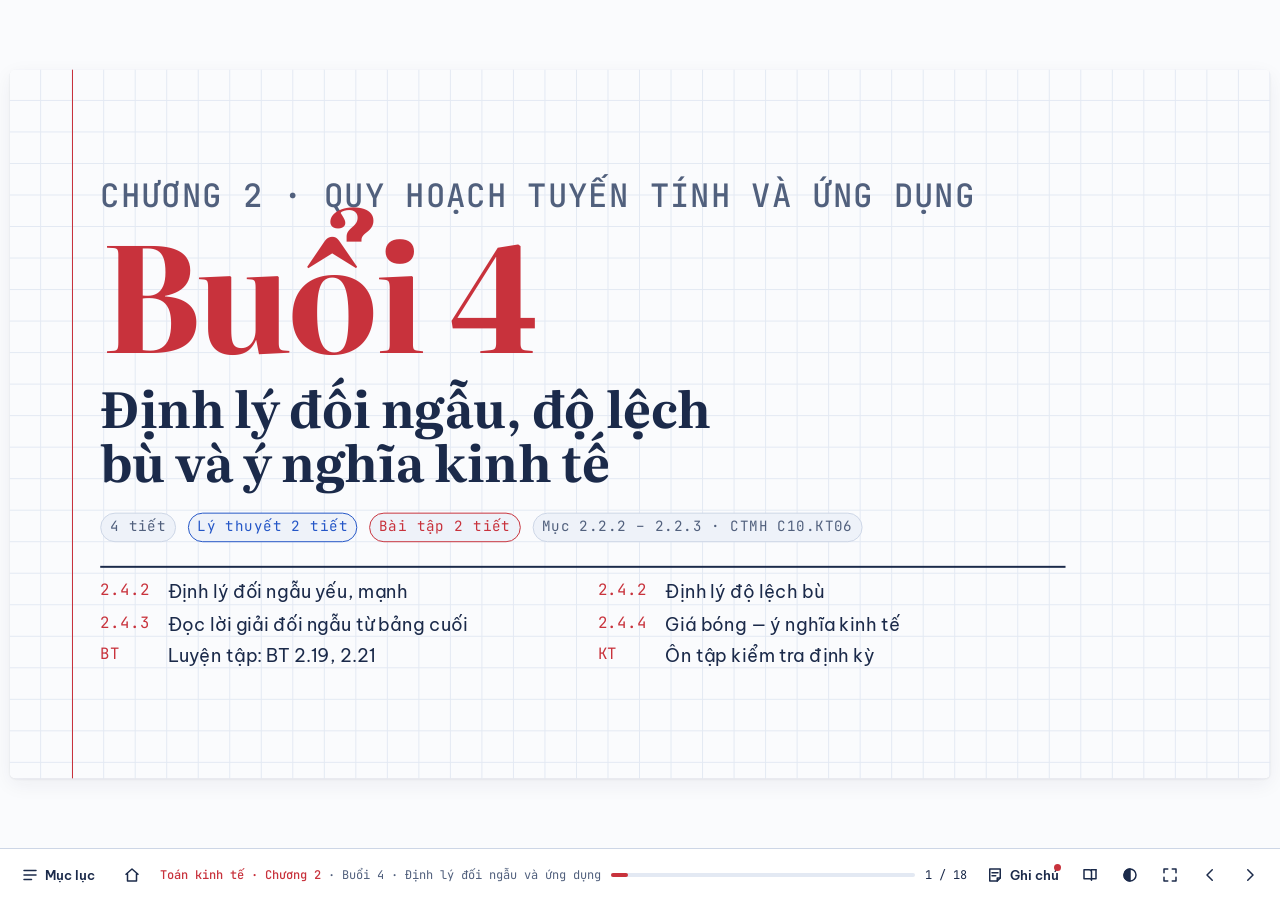
<file: buoi4.html>
<!doctype html>
<html lang="vi" data-chapter="chuong2">
<head>
<meta charset="utf-8">
<meta name="viewport" content="width=device-width, initial-scale=1, viewport-fit=cover">
<title>Buổi 4 · Định lý đối ngẫu và ứng dụng</title>
<link rel="stylesheet" href="https://fonts.googleapis.com/css2?family=Be+Vietnam+Pro:ital,wght@0,400;0,500;0,600;0,700;1,400&family=JetBrains+Mono:wght@400;500;700&family=Literata:opsz,wght@7..72,500;7..72,700&display=swap">
<link rel="stylesheet" href="lib/katex/katex.min.css">
<link rel="stylesheet" href="assets/deck.css">
</head>
<body>
<main class="deck" data-course="Toán kinh tế · Chương 2" data-unit="Buổi 4 · Định lý đối ngẫu và ứng dụng" data-prev="buoi3.html" data-next="buoi5.html" data-home="index.html" data-kt="c2b4" data-lab="Phòng tính QHTT">
<div class="stage">

<!-- ============ MỞ ĐẦU ============ -->
<section class="slide cover" id="bia" data-kind="bia" data-sec="Mở đầu" data-title="Bìa buổi 4">
  <div class="num"><small>Chương 2 · Quy hoạch tuyến tính và ứng dụng</small>Buổi 4</div>
  <h1>Định lý đối ngẫu, độ lệch bù và ý nghĩa kinh tế</h1>
  <div class="meta"><span class="chip">4 tiết</span><span class="chip lt">Lý thuyết 2 tiết</span><span class="chip bt">Bài tập 2 tiết</span><span class="chip">Mục 2.2.2 – 2.2.3 · CTMH C10.KT06</span></div>
  <div class="toc-mini">
    <a href="#dl-yeu-manh"><span>2.4.2</span>Định lý đối ngẫu yếu, mạnh</a>
    <a href="#do-lech-bu"><span>2.4.2</span>Định lý độ lệch bù</a>
    <a href="#doc-y"><span>2.4.3</span>Đọc lời giải đối ngẫu từ bảng cuối</a>
    <a href="#gia-bong"><span>2.4.4</span>Giá bóng — ý nghĩa kinh tế</a>
    <a href="#bt-dang"><span>BT</span>Luyện tập: BT 2.19, 2.21</a>
    <a href="#on-tap-kt"><span>KT</span>Ôn tập kiểm tra định kỳ</a>
  </div>
  <aside class="note"><p>Buổi cuối của phần QHTT – đối ngẫu; ngay sau buổi là bài kiểm tra định kỳ 45' (CTMH: KT C2). Phần đơn hình đối ngẫu, tái tối ưu: giới thiệu, SV đọc thêm.</p></aside>
  <aside class="tuhoc"><p>Buổi này trả lời hai câu hỏi: (1) giải xong bài toán gốc thì có ngay lời giải đối ngẫu không? (2) lời giải đối ngẫu nói gì với nhà quản lý? Sau buổi này là bài kiểm tra định kỳ 45 phút.</p></aside>
</section>

<section class="slide" id="muc-tieu" data-kind="muc-tieu" data-sec="Mở đầu">
  <div class="head"><div class="eyebrow">Mục tiêu bài dạy · Buổi 4</div><h2>Sau buổi học, người học có thể…</h2></div>
  <div class="obj">
    <div><h3><i>KT</i>Kiến thức</h3><ul>
      <li>Phát biểu được định lý đối ngẫu yếu, mạnh và ba trường hợp của cặp bài toán đối ngẫu.</li>
      <li>Phát biểu được định lý độ lệch bù.</li>
      <li>Giải thích được ý nghĩa giá bóng (giá ước định) của nguồn lực.</li></ul></div>
    <div><h3><i>KN</i>Kỹ năng</h3><ul>
      <li>Từ phương án tối ưu của bài toán gốc, tìm phương án tối ưu của bài toán đối ngẫu (độ lệch bù hoặc bảng cuối).</li>
      <li>Kiểm tra một phương án cho trước có tối ưu hay không.</li>
      <li>Dùng giá bóng để trả lời câu hỏi "có nên mua thêm nguồn lực?".</li></ul></div>
    <div><h3><i>NL</i>Năng lực thể hiện</h3><ul>
      <li><b>Ra quyết định:</b> đọc lời giải đối ngẫu thành khuyến nghị kinh doanh.</li>
      <li><b>Lập luận:</b> chứng minh tính tối ưu bằng cặp phương án đối ngẫu.</li>
      <li><b>Tự đánh giá:</b> ôn tập, tự kiểm tra trước bài kiểm tra định kỳ.</li></ul></div>
  </div>
  <div class="evidence"><b>Minh chứng</b><span>Tìm đúng $y^*$ của Ví dụ 2.15, BT 2.21b; kiểm tra phương án BT 2.19; diễn giải giá bóng bài xưởng may.</span></div>
  <aside class="note"><p>Năng lực "ra quyết định" là điểm nhấn với SV kế toán: giá bóng trả lời câu hỏi chi trả tối đa cho nguồn lực bổ sung.</p></aside>
  <aside class="tuhoc"><p>Điểm nhấn của buổi là <b>giá bóng</b>: con số cho biết thêm một đơn vị nguồn lực thì lãi tăng bao nhiêu — rất hữu ích khi lập dự toán, quyết định mua thêm nguyên liệu, thuê thêm giờ công.</p></aside>
</section>

<section class="slide" id="tien-trinh" data-kind="tien-trinh" data-aud="gv" data-sec="Mở đầu">
  <div class="head"><div class="eyebrow">Tiến trình buổi học · 4 tiết × 45 phút</div><h2>Từ định lý đến quyết định kinh doanh</h2></div>
  <div class="plan">
    <div class="p lt"><div class="t">Tiết 1<small>Lý thuyết</small></div><div class="c"><b>Định lý đối ngẫu yếu, mạnh · Độ lệch bù</b><span>Khởi động 7' · đối ngẫu yếu, mạnh, 3 trường hợp 15' · độ lệch bù, Ví dụ 2.15 23'</span></div><div class="m">Vấn đáp, làm mẫu</div></div>
    <div class="p lt"><div class="t">Tiết 2<small>Lý thuyết</small></div><div class="c"><b>Đọc $y^*$ từ bảng cuối · Giá bóng · Đơn hình đối ngẫu (giới thiệu)</b><span>Bảng cuối 12' · giá bóng, xưởng may 20' · đơn hình đối ngẫu 8' · kiểm tra nhanh 5'</span></div><div class="m">Tình huống kinh tế</div></div>
    <div class="p bt"><div class="t">Tiết 3<small>Bài tập</small></div><div class="c"><b>Tìm $y^*$ · Kiểm tra phương án</b><span>BT 2.21a, b · BT 2.19</span></div><div class="m">Cặp đôi</div></div>
    <div class="p bt"><div class="t">Tiết 4<small>Bài tập</small></div><div class="c"><b>Giá bóng · Ôn tập kiểm tra</b><span>Câu hỏi quản lý (xưởng may) · ôn tập dạng bài KT định kỳ · tổng kết</span></div><div class="m">Nhóm, thảo luận</div></div>
  </div>
  <aside class="note"><p>Chứng minh định lý đối ngẫu yếu (một dòng) nên trình bày; định lý mạnh chỉ phát biểu.</p></aside>
</section>

<section class="slide" id="khoi-dong" data-kind="khoi-dong" data-sec="Mở đầu">
  <div class="head"><div class="eyebrow">Khởi động · Ví dụ 2.1 và bài toán của người mua nguyên liệu</div><h2>Lãi của người sản xuất và tiền của người mua: ai "thắng"?</h2></div>
  <div class="cols">
    <div class="stack small">
      <div class="box">Gốc: $f=3x_1+5x_2\to\max$; $2x_1+x_2\le8$; $x_2\le4$; $x_1\le3$.<br>Đối ngẫu: $g=8y_1+4y_2+3y_3\to\min$; $2y_1+y_3\ge3$; $y_1+y_2\ge5$; $y\ge0$.</div>
      <table class="tbl"><tr><th>Phương án gốc $x$</th><th class="c">$f$</th><th>Phương án đối ngẫu $y$</th><th class="c">$g$</th></tr>
        <tr><td>$(3;\,2)$</td><td class="c">19</td><td>$(2;\,4;\,0)$</td><td class="c">32</td></tr>
        <tr><td>$(0;\,4)$</td><td class="c">20</td><td>$(5;\,0;\,0)$</td><td class="c">40</td></tr>
        <tr><td>$(2;\,4)$</td><td class="c">26</td><td>$(\tfrac32;\,\tfrac72;\,0)$</td><td class="c">?</td></tr></table>
      <div data-widget="timer" data-min="2" data-label="Tính g"></div>
    </div>
    <div class="stack small">
      <div class="step box">Mọi giá trị $f$ đều <b>không vượt quá</b> mọi giá trị $g$: $19,20,26\le32,40$.</div>
      <div class="step box key" data-tag="Phát hiện">$g(\tfrac32;\tfrac72;0)=12+14+0=26=f(2;4)$. Hai giá trị "gặp nhau" ⇒ cả hai phương án đều tối ưu!</div>
      <div class="step box eco" data-tag="Ý nghĩa">Người mua trả đúng bằng lãi tối đa của người sản xuất: <b>giá trị của nguồn lực = giá trị nó tạo ra</b>.</div>
    </div>
  </div>
  <aside class="note"><p>Cho SV kiểm tra các $y$ là phương án đối ngẫu (thỏa ràng buộc). Hỏi: "có phương án $x$ nào cho $f&gt;26$ không? Vì sao chắc chắn?" → đối ngẫu yếu.</p></aside>
  <aside class="tuhoc"><p>Kiểm tra lại các phương án trong bảng thỏa ràng buộc. Quan sát quan trọng: mọi $f$ của bài max đều ≤ mọi $g$ của bài min; khi tìm được cặp $x,y$ với $f=g$ thì cả hai đều tối ưu — không cần giải thêm.</p></aside>
</section>

<!-- ============ ĐỊNH LÝ ĐỐI NGẪU ============ -->
<section class="slide" id="dl-yeu-manh" data-kind="ly-thuyet" data-sec="2.4.2 Định lý đối ngẫu">
  <div class="head"><div class="eyebrow">2.4.2 · Định lý đối ngẫu (gốc: $\min cx$, $Ax\ge b$, $x\ge0$ — đối ngẫu: $\max yb$, $yA\le c$, $y\ge0$)</div><h2>Đối ngẫu yếu, đối ngẫu mạnh</h2></div>
  <div class="cols">
    <div class="stack small">
      <div class="box key" data-tag="Định lý 2.17 · Đối ngẫu yếu">Với mọi phương án $x$ của bài gốc (min) và $y$ của bài đối ngẫu (max): $$g(y)=yb\ \le\ f(x)=cx.$$ <span class="muted">Chứng minh: $yb\le y(Ax)=(yA)x\le cx$.</span></div>
      <div class="box tip" data-tag="Hệ quả 2.5 – 2.6">Nếu $cx^*=y^*b$ thì $x^*$, $y^*$ đều tối ưu. Một bài không bị chặn ⇒ bài kia không có phương án.</div>
      <div class="box eco" data-tag="Định lý 2.18 · Đối ngẫu mạnh">Nếu một bài toán có phương án tối ưu thì bài toán kia cũng có, và $$\min f=\max g.$$</div>
    </div>
    <div class="stack small">
      <table class="tbl"><tr><th colspan="2">Chú ý 2.5 · Chỉ xảy ra một trong ba trường hợp</th></tr>
        <tr><td>1</td><td>Cả hai bài toán đều <b>không có phương án</b>.</td></tr>
        <tr><td>2</td><td>Cả hai đều có phương án ⇒ cả hai đều có phương án tối ưu, $\min f=\max g$.</td></tr>
        <tr><td>3</td><td>Một bài có phương án, bài kia không ⇒ bài có phương án <b>không bị chặn</b>.</td></tr></table>
      <div class="quiz" data-widget="quiz" data-answer="3">
        <p class="q small">Bài gốc (min) có phương án $x^0$ với $f(x^0)=40$; đối ngẫu có phương án $y^0$ với $g(y^0)=35$. Khẳng định chắc chắn đúng:</p>
        <ol class="opts"><li>$f_{\min}=40$</li><li>$g_{\max}=35$</li><li>$35\le f_{\min}=g_{\max}\le40$</li><li>Đối ngẫu không bị chặn</li></ol>
        <p class="explain">Cả hai có phương án ⇒ có tối ưu và bằng nhau; đối ngẫu yếu cho cận dưới 35, cận trên 40.</p>
      </div>
    </div>
  </div>
  <aside class="note"><p>Ý nghĩa thực hành: một phương án đối ngẫu cho <b>cận</b> của giá trị tối ưu — dùng để đánh giá "phương án hiện tại còn kém tối ưu bao nhiêu".</p></aside>
  <aside class="tuhoc"><p>Ghi nhớ: (1) bài min luôn "ở trên" bài max (đối ngẫu yếu); (2) khi tối ưu, hai giá trị bằng nhau (đối ngẫu mạnh). Câu trắc nghiệm minh họa cách dùng đối ngẫu yếu để chặn giá trị tối ưu.</p></aside>
</section>

<section class="slide" id="do-lech-bu" data-kind="ly-thuyet" data-sec="2.4.2 Định lý đối ngẫu">
  <div class="head"><div class="eyebrow">2.4.2 · Định lý 2.19 · Độ lệch bù</div><h2>Trong mỗi cặp điều kiện đối ngẫu: một lỏng thì kia chặt</h2></div>
  <div class="cols">
    <div class="stack small">
      <div class="box key" data-tag="Định lý độ lệch bù">Cặp phương án $x^*$, $y^*$ tối ưu ⇔
        $$x_j^*\Big(c_j-\sum_i a_{ij}y_i^*\Big)=0\ \ \forall j,\qquad y_i^*\Big(\sum_j a_{ij}x_j^*-b_i\Big)=0\ \ \forall i.$$</div>
      <div class="box tip" data-tag="Dùng trong thực hành">
        <ul><li>$x_j^*&gt;0$ ⇒ ràng buộc $j$ của đối ngẫu thỏa <b>chặt</b> (dấu "=").</li>
        <li>Ràng buộc $i$ của bài gốc thỏa <b>lỏng</b> ⇒ $y_i^*=0$.</li></ul></div>
    </div>
    <div class="stack small">
      <div class="box eco" data-tag="Đọc theo kinh tế (Ví dụ 2.18)">
        <ul><li>Nguyên liệu <b>còn thừa</b> (ràng buộc lỏng) ⇒ giá bóng bằng 0: mua thêm không làm tăng lãi.</li>
        <li>Sản phẩm <b>được sản xuất</b> ($x_j&gt;0$) ⇒ giá trị nguồn lực nó dùng <b>đúng bằng</b> lãi của nó.</li>
        <li>Nếu giá trị nguồn lực dùng cho sản phẩm $j$ <b>lớn hơn</b> lãi $c_j$ ⇒ không sản xuất sản phẩm đó.</li></ul></div>
      <div class="box key" data-tag="Quy trình tìm $y^*$ từ $x^*$">(1) Liệt kê $x_j^*&gt;0$ → các phương trình chặt; (2) ràng buộc gốc lỏng → $y_i=0$; (3) giải hệ; (4) <b>thử lại</b> $y^*$ là phương án đối ngẫu.</div>
    </div>
  </div>
  <aside class="note"><p>Nhấn mạnh bước (4): nếu $y$ tìm được không thỏa ràng buộc đối ngẫu thì $x^*$ chưa tối ưu — đây là cách kiểm tra phương án (BT 2.19).</p></aside>
  <aside class="tuhoc"><p>Quy trình 4 bước tìm $y^*$ từ $x^*$ là dạng bài rất hay ra thi. Đừng bỏ bước thử lại: nếu $y$ tìm được vi phạm một ràng buộc đối ngẫu thì $x$ đã cho không tối ưu.</p></aside>
</section>

<section class="slide" id="vd-215" data-kind="vi-du" data-sec="2.4.2 Định lý đối ngẫu">
  <div class="head"><div class="eyebrow">2.4.2 · Ví dụ 2.15 giáo trình</div><h2>Biết $x^*$, suy ra $y^*$ bằng độ lệch bù</h2></div>
  <div class="cols w64">
    <div data-widget="simplex" data-canon="1" data-lp="min 1 2 0 3 | 1 3 0 4 >= 4 | -3 2 1 3 >= 3"></div>
    <div class="stack small">
      <p>Gốc (đã đính chính): $f=x_1+2x_2+3x_4\to\min$; $x_1+3x_2+4x_4\ge4$; $-3x_1+2x_2+x_3+3x_4\ge3$; $x\ge0$.</p>
      <div class="step">Đơn hình: $x^*=(0;\,\tfrac43;\,\tfrac13;\,0)$, $f_{\min}=\tfrac83$.</div>
      <div class="step">$x_2^*,x_3^*&gt;0$ ⇒ ràng buộc 2, 3 của đối ngẫu chặt: $3y_1+2y_2=2$, $y_2=0$.</div>
      <div class="step">⇒ $y^*=(\tfrac23;\,0)$. Thử lại: $y_1-3y_2=\tfrac23\le1$ ✓, $4y_1+3y_2=\tfrac83\le3$ ✓.</div>
      <div class="step box key" data-tag="Kết luận">$g_{\max}=4\cdot\tfrac23+0=\tfrac83=f_{\min}$ ✓</div>
    </div>
  </div>
  <aside class="note"><p>Đường đi của công cụ trùng ba bảng của giáo trình (biến giả $x_7$ ở dòng 1, $x_3$ có sẵn ở dòng 2).</p></aside>
  <aside class="tuhoc"><p>Thực hiện đủ 4 bước: tìm $x^*$ (đơn hình) → các $x_j^*&gt;0$ cho phương trình chặt → giải → thử lại. Kết quả $g_{\max}=f_{\min}=\tfrac83$ xác nhận đối ngẫu mạnh.</p></aside>
</section>

<section class="slide" id="doc-y" data-kind="ly-thuyet" data-sec="2.4.3 Đọc lời giải đối ngẫu">
  <div class="head"><div class="eyebrow">2.4.3 · Chú ý 2.6 · Đọc $y^*$ ngay trên bảng đơn hình cuối</div><h2>$y^*=c_B B^{-1}$ nằm sẵn trong dòng $\Delta$</h2></div>
  <div class="cols">
    <div class="stack small">
      <div class="box key" data-tag="Quy tắc (bài toán min)">Gọi $a_{j_i}$ là cột từng là <b>cột đơn vị ở dòng $i$</b> trong bảng I. Ở bảng cuối:
        $$y_i^*=\Delta_{j_i}+c_{j_i}.$$ Nếu cột đó là $-e_i$ (biến phụ của ràng buộc "$\ge$"): $y_i^*=-(\Delta_{j_i}+c_{j_i})$.</div>
      <div class="box tip" data-tag="Ví dụ 2.15">Dòng 1: biến phụ $x_5$ (cột $-e_1$), $\Delta_5=-\tfrac23$ ⇒ $y_1=\tfrac23$. Dòng 2: $x_3$ (cột $e_2$), $\Delta_3=0$, $c_3=0$ ⇒ $y_2=0$. ✓</div>
    </div>
    <div class="stack small">
      <div class="box eco" data-tag="Bài max có ràng buộc &quot;≤&quot; (giải $-f\to\min$)">Giá bóng của nguồn lực $i$: $$y_i^*=-\Delta(\text{biến phụ thứ } i)\ \text{ở bảng cuối}.$$</div>
      <div class="box" data-tag="Ví dụ 2.1">Bảng cuối: $\Delta_3=-\tfrac32$, $\Delta_4=-\tfrac72$, $\Delta_5=0$ ⇒ $y^*=(\tfrac32;\,\tfrac72;\,0)$ — đúng như khởi động, không cần giải đối ngẫu!</div>
      <div class="box plain tiny" data-tag="Đọc thêm: đơn hình đối ngẫu (Lemke, 1954)">Xuất phát từ bảng có mọi $\Delta_j\le0$ nhưng có $x_i&lt;0$ ("giả phương án"): loại dòng có $x_r$ âm nhất, chọn cột theo $\min\{\Delta_j/t_{rj}: t_{rj}&lt;0\}$. Dùng cho tái tối ưu khi đổi $b$ hoặc thêm ràng buộc (Ví dụ 2.16, 2.17).</div>
    </div>
  </div>
  <aside class="note"><p>Cho SV mở lại bảng cuối Ví dụ 2.1 ở Buổi 2 (slide "Ví dụ 2.1 giải bằng đơn hình") để đọc $\Delta$ của biến phụ. Đơn hình đối ngẫu chỉ giới thiệu ý tưởng.</p></aside>
  <aside class="tuhoc"><p>Mẹo nhanh nhất cho bài max sản xuất (ràng buộc "≤"): giá bóng = <b>−Δ của biến phụ</b> ở bảng cuối (khi giải $-f\to\min$). Mở lại bảng cuối của Ví dụ 2.1 ở Buổi 2 để tự kiểm tra. Phương pháp đơn hình đối ngẫu là phần đọc thêm.</p></aside>
</section>

<section class="slide" id="gia-bong" data-kind="ly-thuyet" data-sec="2.4.4 Ý nghĩa kinh tế">
  <div class="head"><div class="eyebrow">2.4.4 · Giá bóng (giá ước định) của nguồn lực</div><h2>Thêm 1 đơn vị nguồn lực $i$ thì lãi tối ưu tăng $y_i^*$</h2></div>
  <div class="cols w46">
    <div class="stack small">
      <p>Ví dụ 2.1 với nguyên liệu II tăng từ 4 lên <b>5</b>:</p>
      <div id="gb-dt" data-widget="lpgraph" data-table="0" data-lp="max 3 5 | 2 1 <= 8 | 0 1 <= 5 | 1 0 <= 3"></div>
    </div>
    <div class="stack small">
      <div class="step box">Lãi tối ưu mới: $f_{\max}=29{,}5$ tại $(1{,}5;\,5)$ — tăng $3{,}5=y_2^*$ ✓.</div>
      <div class="step box key" data-tag="Ý nghĩa">$y_i^*$ = mức tăng lãi tối ưu khi nguồn lực $i$ tăng 1 đơn vị (trong một phạm vi nhất định, khi cơ sở tối ưu chưa đổi).</div>
      <div class="step box eco" data-tag="Quyết định">
        <ul><li>Nguyên liệu II: chỉ mua thêm nếu giá <b>dưới 3,5</b>/đơn vị.</li><li>Nguyên liệu III ($y_3^*=0$): đang thừa — không mua thêm; có thể bán bớt phần thừa.</li><li>Nguyên liệu I: đáng giá 1,5/đơn vị với doanh nghiệp.</li></ul></div>
    </div>
  </div>
  <aside class="note"><p>Kéo đường mức trên đồ thị để thấy đỉnh tối ưu dịch chuyển. "Phạm vi nhất định": nếu tăng nguyên liệu II quá nhiều thì nguyên liệu I, III thành nút thắt, giá bóng thay đổi (phân tích độ nhạy — ngoài chương trình).</p></aside>
  <aside class="tuhoc"><p>Giá bóng trả lời câu hỏi: "trả tối đa bao nhiêu cho một đơn vị nguồn lực bổ sung?" Nguồn lực đang thừa có giá bóng bằng 0. Lưu ý giá bóng chỉ đúng trong một phạm vi thay đổi nhỏ của nguồn lực.</p></aside>
</section>

<section class="slide" id="xuong-may" data-kind="vi-du" data-sec="2.4.4 Ý nghĩa kinh tế">
  <div class="head"><div class="eyebrow">2.4.4 · Ví dụ bổ sung · Xưởng may</div><h2>Bảng cuối cho cả kế hoạch sản xuất lẫn giá trị của giờ công</h2></div>
  <div class="cols w46">
    <div class="stack small">
      <table class="tbl"><tr><th>Giờ / sản phẩm</th><th class="c">Sơ mi</th><th class="c">Quần âu</th><th class="c">Áo khoác</th><th class="c">Quỹ giờ</th></tr>
        <tr><td>Cắt</td><td class="c">1</td><td class="c">2</td><td class="c">1</td><td class="c">60</td></tr>
        <tr><td>May</td><td class="c">2</td><td class="c">1</td><td class="c">3</td><td class="c">85</td></tr>
        <tr><td>Hoàn thiện</td><td class="c">1</td><td class="c">1</td><td class="c">2</td><td class="c">55</td></tr>
        <tr><th>Lãi (nghìn đ)</th><td class="c">40</td><td class="c">30</td><td class="c">60</td><td></td></tr></table>
      <div data-widget="simplex" data-canon="1" data-lp="max 40 30 60 | 1 2 1 <= 60 | 2 1 3 <= 85 | 1 1 2 <= 55"></div>
    </div>
    <div class="stack small">
      <div class="step box key" data-tag="Kế hoạch tối ưu">20 sơ mi, 15 quần, 10 áo khoác; lãi <b>1 850</b> nghìn đồng; cả ba khâu dùng hết quỹ giờ.</div>
      <div class="step box eco" data-tag="Giá bóng">$y^*=(5;\,15;\,5)$: một giờ <b>may</b> thêm đáng 15 nghìn, giờ cắt và hoàn thiện đáng 5 nghìn. Kiểm tra: $60\cdot5+85\cdot15+55\cdot5=1850$ ✓.</div>
      <div class="step box tip" data-tag="Câu hỏi quản lý">Thuê thêm thợ may làm ngoài giờ giá 12 nghìn/giờ có lợi không? <b>Có</b> (12 &lt; 15). Giá 18 nghìn/giờ? <b>Không</b>.</div>
    </div>
  </div>
  <aside class="note"><p>Bảng cuối: $\Delta$ của ba biến phụ là $-5,-15,-5$. Có thể kiểm chứng: quỹ giờ may 86 ⇒ lãi 1 865 (tăng 15). Thảo luận: khâu may là "nút thắt cổ chai".</p></aside>
  <aside class="tuhoc"><p>Bấm "Kết quả" trên công cụ, đọc Δ của ba biến phụ ở bảng cuối ($-5;-15;-5$) ⇒ giá bóng $(5;15;5)$. Khâu may có giá bóng cao nhất: đó là "nút thắt cổ chai" của xưởng — nơi đáng đầu tư mở rộng nhất.</p></aside>
</section>

<section class="slide" id="kiem-tra-nhanh" data-kind="kiem-tra" data-sec="2.4.4 Ý nghĩa kinh tế">
  <div class="head"><div class="eyebrow">Kiểm tra nhanh · 4 phút</div><h2>Định lý đối ngẫu và giá bóng</h2></div>
  <div class="cols">
    <div class="quiz" data-widget="quiz" data-answer="1">
      <p class="q small">Bài max sản xuất có $x^*=(0;\,6;\,2)$. Theo độ lệch bù, các ràng buộc nào của bài đối ngẫu phải thỏa chặt?</p>
      <ol class="opts one"><li>Ràng buộc thứ 2 và thứ 3</li><li>Ràng buộc thứ 1</li><li>Tất cả các ràng buộc</li><li>Không ràng buộc nào</li></ol>
      <p class="explain">$x_2^*,x_3^*&gt;0$ ⇒ ràng buộc đối ngẫu thứ 2, 3 chặt.</p>
    </div>
    <ul class="tf" data-widget="tf">
      <li data-ans="d" data-why="Ràng buộc lỏng ⇒ $y_i^*=0$.">Nguyên liệu còn thừa ở phương án tối ưu thì giá bóng của nó bằng 0.</li>
      <li data-ans="s" data-why="Đối ngẫu yếu: với bài gốc min, $g(y)\le f(x)$ — đối ngẫu cho cận DƯỚI.">Bài gốc min: mọi phương án đối ngẫu cho một cận trên của $f_{\min}$.</li>
      <li data-ans="d" data-why="Đối ngẫu mạnh.">Nếu bài gốc có phương án tối ưu thì $\min f=\max g$.</li>
      <li data-ans="s" data-why="Chỉ mua khi giá thấp hơn giá bóng 15.">Giá bóng giờ may là 15 nghìn: nên thuê thêm với giá 20 nghìn/giờ.</li>
    </ul>
  </div>
  <aside class="note"><p>Câu Đ/S 2 kiểm tra chiều của bất đẳng thức đối ngẫu yếu — lỗi rất hay gặp.</p></aside>
  <aside class="tuhoc"><p>Nhớ chiều bất đẳng thức: bài min luôn ở trên bài max. Với bài gốc min, phương án đối ngẫu cho cận dưới; với bài gốc max, phương án đối ngẫu cho cận trên.</p></aside>
</section>

<!-- ============ LUYỆN TẬP ============ -->
<section class="slide" id="bt-dang" data-kind="bai-tap" data-sec="Luyện tập">
  <div class="head"><div class="eyebrow">Luyện tập · Tiết 3 – 4</div><h2>Ba dạng bài của buổi hôm nay</h2></div>
  <div class="cards" style="--n:3">
    <div class="card"><h4>Dạng 1 <small>BT 2.21</small></h4><b>Tìm $y^*$ từ $x^*$</b><span class="muted">Độ lệch bù hoặc đọc từ bảng cuối; luôn thử lại.</span><a class="xref" href="#bt-221">Tới bài</a></div>
    <div class="card"><h4>Dạng 2 <small>BT 2.19</small></h4><b>Kiểm tra phương án tối ưu</b><span class="muted">Giả sử $x^0$ tối ưu → tìm $y$ → $y$ có là phương án?</span><a class="xref" href="#bt-219">Tới bài</a></div>
    <div class="card"><h4>Dạng 3 <small>Bổ sung</small></h4><b>Giá bóng, quyết định</b><span class="muted">So sánh giá thị trường với giá bóng.</span><a class="xref" href="#bt-gia-bong">Tới bài</a></div>
  </div>
  <div class="box small" data-tag="Cách tổ chức" data-aud="gv">Dạng 1–2: cặp đôi, 1 cặp trình bày. Dạng 3: nhóm thảo luận 7', đại diện trả lời như "tư vấn cho giám đốc".</div>
  <div class="box small" data-tag="Cách tự luyện" data-aud="hv">Viết lời giải đầy đủ bốn bước; kiểm tra $f(x^*)=g(y^*)$ ở cuối mỗi bài.</div>
  <aside class="note"><p>BT 2.20 (đơn hình đối ngẫu) là bài đọc thêm cho SV khá.</p></aside>
  <aside class="tuhoc"><p>Mỗi bài kết thúc bằng việc kiểm tra $f(x^*)=g(y^*)$ — nếu bằng nhau thì chắc chắn đúng. BT 2.20 (đơn hình đối ngẫu) dành cho bạn muốn tìm hiểu thêm.</p></aside>
</section>

<section class="slide" id="bt-221" data-kind="bai-tap" data-sec="Luyện tập">
  <div class="head"><div class="eyebrow">Dạng 1 · BT 2.21 (a, b) với $\lambda=1$, $\beta=6$</div><h2>Giải bài toán gốc, đọc ngay lời giải đối ngẫu</h2></div>
  <div class="cols w64">
    <div data-widget="simplex" data-lp="min 1 1 1 1 0 0 | 1 0 0 -1 0 -2 = 2 | 0 1 0 1 -3 1 = 4 | 0 0 1 2 -5 6 = 6"></div>
    <div class="stack small">
      <p>$f=x_1+x_2+x_3+x_4\to\min$; $x_1-x_4-2x_6=2$; $x_2+x_4-3x_5+x_6=4$; $x_3+2x_4-5x_5+6x_6=6$; $x\ge0$.</p>
      <div class="step box key" data-tag="a)">$f_{\min}=7$ tại $x^*=(4;\,3;\,0;\,0;\,0;\,1)$.</div>
      <div class="step"><b>b) Cách 1 — độ lệch bù:</b> $x_1,x_2,x_6&gt;0$ ⇒ $y_1=1$, $y_2=1$, $-2y_1+y_2+6y_3=0$ ⇒ $y_3=\tfrac16$.</div>
      <div class="step"><b>Cách 2 — bảng cuối:</b> cơ sở bảng I là $a_1,a_2,a_3$: $y_i=\Delta_i+c_i$: $(0+1;\ 0+1;\ -\tfrac56+1)=(1;\,1;\,\tfrac16)$.</div>
      <div class="step box tip" data-tag="Thử lại">$g=2\cdot1+4\cdot1+6\cdot\tfrac16=7=f_{\min}$ ✓</div>
    </div>
  </div>
  <aside class="note"><p>Hai cách cho cùng kết quả — khuyến khích SV dùng cách 2 khi đã có bảng cuối. Câu c–e (tham số $\lambda,\beta$) dành cho SV khá.</p></aside>
  <aside class="tuhoc"><p>So sánh hai cách: độ lệch bù (cần giải hệ) và đọc từ bảng cuối (chỉ cần cộng). Câu c, d, e của bài này (tham số $\lambda$, $\beta$) là bài nâng cao — thử sức nếu bạn muốn đạt điểm cao.</p></aside>
</section>

<section class="slide" id="bt-219" data-kind="bai-tap" data-sec="Luyện tập">
  <div class="head"><div class="eyebrow">Dạng 2 · BT 2.19</div><h2>$x^0=(2;0;0;8;6)$ có tối ưu không?</h2></div>
  <div class="cols">
    <div class="stack small">
      <p>$f=3x_1+9x_2-2x_3+x_4-4x_5\to\min$; $-x_1+5x_2-3x_3+x_4-2x_5=-6$; $3x_1-4x_2+2x_3-x_4+x_5=4$; $4x_1-x_3+2x_4-3x_5\ge2$; $x\ge0$.</p>
      <div class="step">a) Đối ngẫu: $g=-6y_1+4y_2+2y_3\to\max$; năm ràng buộc "$\le$" theo các cột; $y_1,y_2$ tùy ý, $y_3\ge0$.</div>
      <div class="step">$x^0$ thỏa chặt hai đẳng thức, ràng buộc 3: $8+16-18=6&gt;2$ (lỏng) ⇒ $x^0$ là phương án; có 4 tọa độ dương (kể cả biến phụ) &gt; 3 ⇒ <b>không là PACB</b>.</div>
      <div class="step">Giả sử $x^0$ tối ưu: $x_1,x_4,x_5&gt;0$ ⇒ $-y_1+3y_2+4y_3=3$; $y_1-y_2+2y_3=1$; $-2y_1+y_2-3y_3=-4$; ràng buộc 3 lỏng ⇒ $y_3=0$.</div>
    </div>
    <div class="stack small">
      <div class="step">Giải: $y^*=(3;\,2;\,0)$. Thử lại hai ràng buộc còn lại: $5y_1-4y_2=7\le9$ ✓; $-3y_1+2y_2-y_3=-5\le-2$ ✓.</div>
      <div class="step box key" data-tag="Kết luận">$y^*$ là phương án đối ngẫu, $g(y^*)=-18+8=-10=f(x^0)$ ⇒ $x^0$ <b>tối ưu</b> (dù không phải PACB). PACB tối ưu: $(\tfrac32;0;0;\tfrac{11}2;5)$.</div>
      <div class="step box warn tiny" data-tag="Đính chính">Tập phương án tối ưu: $x=(t;\,0;\,0;\,5t-2;\,2t+2)$ với $t\ge\tfrac32$ (từ $4t+2(5t-2)-3(2t+2)\ge2$); giáo trình in "$x_1&gt;\tfrac{12}5$" là chưa đúng.</div>
    </div>
  </div>
  <aside class="note"><p>Bài hay: phương án tối ưu không nhất thiết là PACB (khi có vô số phương án tối ưu). Lưu ý $y_3=0$ không buộc ràng buộc 3 phải lỏng, nên $t=\tfrac32$ (ràng buộc 3 chặt) vẫn được.</p></aside>
  <aside class="tuhoc"><p>Ý tưởng kiểm tra: <b>giả sử</b> $x^0$ tối ưu, dùng độ lệch bù tìm $y$; nếu $y$ là phương án đối ngẫu và $f(x^0)=g(y)$ thì $x^0$ tối ưu thật. Bài này cho thấy phương án tối ưu không nhất thiết là PACB. Xem đính chính về tập phương án tối ưu.</p></aside>
</section>

<section class="slide" id="bt-gia-bong" data-kind="bai-tap" data-sec="Luyện tập">
  <div class="head"><div class="eyebrow">Dạng 3 · Tư vấn cho giám đốc (bài khẩu phần BT 2.5)</div><h2>Giá bóng trong bài toán chi phí</h2></div>
  <div class="cols w46">
    <div class="stack small">
      <p>$f=15x_1+12x_2+10x_3\to\min$; $3x_1+4x_2+2x_3\ge160$ (D1); $x_1+2x_2+3x_3\ge140$ (D2). Đáp số: $x^*=(0;25;30)$, $f_{\min}=600$.</p>
      <ol>
        <li>Lập đối ngẫu, tìm $y^*$ bằng độ lệch bù.</li>
        <li>Nếu nhu cầu D2 tăng thêm 1 đơn vị, chi phí tăng bao nhiêu?</li>
        <li>Giá T1 phải giảm xuống dưới bao nhiêu thì mới đáng mua T1?</li>
      </ol>
      <div data-widget="timer" data-min="7" data-label="Thảo luận nhóm"></div>
    </div>
    <div class="stack small">
      <div class="step">1) $g=160y_1+140y_2\to\max$; $3y_1+y_2\le15$; $4y_1+2y_2\le12$; $2y_1+3y_2\le10$; $y\ge0$. $x_2,x_3&gt;0$ ⇒ $4y_1+2y_2=12$, $2y_1+3y_2=10$ ⇒ $y^*=(2;\,2)$; thử lại $3\cdot2+2=8\le15$ ✓; $g=600$ ✓.</div>
      <div class="step">2) $y_2^*=2$: chi phí tăng khoảng <b>2 nghìn đồng</b>.</div>
      <div class="step box eco" data-tag="3)">Giá trị dinh dưỡng của 1 kg T1 theo giá bóng: $3y_1+y_2=8$. T1 chỉ đáng mua khi giá <b>dưới 8 nghìn đồng/kg</b> (hiện 15).</div>
    </div>
  </div>
  <aside class="note"><p>Câu 3 là "chi phí cơ hội": giá trị nguồn lực tính theo giá bóng so với giá thị trường — liên hệ kế toán quản trị.</p></aside>
  <aside class="tuhoc"><p>Câu 3 minh họa điều kiện (1) của Ví dụ 2.18: sản phẩm (ở đây là loại thức ăn) chỉ được chọn khi chi phí của nó không vượt quá "giá trị" tính theo giá bóng. Đây là tư duy chi phí cơ hội trong kế toán quản trị.</p></aside>
</section>

<section class="slide" id="on-tap-kt" data-kind="on-tap" data-sec="Ôn tập">
  <div class="head"><div class="eyebrow">Ôn tập · Kiểm tra định kỳ 45 phút (QHTT và đối ngẫu)</div><h2>Năm dạng bài cần thành thạo</h2></div>
  <table class="tbl small">
    <tr><th>#</th><th>Dạng bài</th><th>Kỹ năng then chốt</th><th>Xem lại</th></tr>
    <tr><td>1</td><td>Lập mô hình QHTT từ bài toán kinh tế</td><td>Biến, mục tiêu, ràng buộc, dấu "$\le$/$\ge$"</td><td><a href="buoi1.html#bt-mo-hinh">Buổi 1</a></td></tr>
    <tr><td>2</td><td>Giải bằng đồ thị (2 biến)</td><td>Miền phương án, đường mức, đỉnh</td><td><a href="buoi1.html#do-thi-vd">Buổi 1</a></td></tr>
    <tr><td>3</td><td>Đơn hình (có thể có biến giả)</td><td>Bảng, cột/hàng xoay, $\alpha/\beta$, kết luận</td><td><a href="buoi2.html#thuat-toan">Buổi 2</a>, <a href="buoi3.html#bien-gia">Buổi 3</a></td></tr>
    <tr><td>4</td><td>Lập bài toán đối ngẫu</td><td>Bảng 2.11, "thuận – thuận"</td><td><a href="buoi3.html#lap-dn">Buổi 3</a></td></tr>
    <tr><td>5</td><td>Tìm $y^*$ / kiểm tra phương án / giá bóng</td><td>Độ lệch bù, thử lại, diễn giải</td><td><a href="#do-lech-bu">Buổi 4</a></td></tr>
  </table>
  <div class="box tip small" data-tag="Lời khuyên">Giữ phân số; ghi rõ cột xoay, hàng xoay; luôn <b>kết luận</b> đầy đủ (phương án, giá trị tối ưu, ý nghĩa). Làm bài <a href="kiem-tra.html#c2dk">Kiểm tra định kỳ thử</a> trên hệ thống.</div>
  <aside class="note"><p>Đề KT định kỳ tham khảo có ở Buổi 6 (cuối chương) và trên hệ thống (bài "c2dk"). GV có thể giao làm thử trực tuyến trước buổi kiểm tra.</p></aside>
  <aside class="tuhoc"><p>Trước bài kiểm tra định kỳ: rà lại năm dạng bài trong bảng, làm bài <b>Kiểm tra định kỳ thử</b> trên hệ thống (có giới hạn thời gian như thật) và xem lại các câu sai.</p></aside>
</section>

<!-- ============ TỔNG KẾT ============ -->
<section class="slide" id="tong-ket" data-kind="tong-ket" data-sec="Tổng kết">
  <div class="head"><div class="eyebrow">Tổng kết buổi 4</div><h2>Hai bài toán, một đáp số — và một bảng giá cho nguồn lực</h2></div>
  <div class="flow">
    <div class="n"><b>YẾU</b>$g(y)\le f(x)$ (gốc min)</div><div class="a">→</div>
    <div class="n"><b>MẠNH</b>$\min f=\max g$</div><div class="a">→</div>
    <div class="n"><b>ĐỘ LỆCH BÙ</b>$x_j&gt;0$ ⇒ chặt; lỏng ⇒ $y_i=0$</div><div class="a">→</div>
    <div class="n"><b>GIÁ BÓNG</b>$y_i^*$ = giá trị biên của nguồn lực $i$</div>
  </div>
  <div class="cards" style="--n:3">
    <div class="card"><h4>1 · Tìm $y^*$</h4>Độ lệch bù (giải hệ, thử lại) hoặc đọc dòng $\Delta$ của bảng cuối.</div>
    <div class="card"><h4>2 · Kiểm tra $x^0$</h4>Giả sử tối ưu → tìm $y$ → $y$ khả thi và $f=g$ ⇒ tối ưu.</div>
    <div class="card"><h4>3 · Quyết định</h4>Mua thêm nguồn lực khi giá &lt; giá bóng; nguồn lực thừa có giá bóng 0.</div>
  </div>
  <aside class="note"><p>Chuyển tiếp: Buổi 5 chuyển sang ứng dụng quan trọng nhất của QHTT — bài toán vận tải, có thuật toán riêng gọn hơn đơn hình.</p></aside>
  <aside class="tuhoc"><p>Buổi 5 chuyển sang bài toán vận tải — một bài toán QHTT đặc biệt có thuật toán riêng rất gọn (phương pháp thế vị), xây dựng từ chính ý tưởng đối ngẫu của buổi hôm nay.</p></aside>
</section>

<section class="slide" id="nhiem-vu" data-kind="nhiem-vu" data-sec="Tổng kết">
  <div class="head"><div class="eyebrow">Nhiệm vụ sau buổi học</div><h2>Kiểm tra định kỳ và chuẩn bị Buổi 5: Bài toán vận tải</h2></div>
  <div class="cols">
    <div class="box" data-tag="Bài về nhà">
      <ul class="small">
        <li>BT 2.21c (tìm $\lambda$ để $x^*$ vẫn tối ưu); tìm $y^*$ cho BT 2.14a, 2.15b.</li>
        <li>Xưởng may: giá bóng có thay đổi nếu quỹ giờ may tăng lên 100 giờ? Kiểm tra bằng <a href="lab.html">Phòng tính QHTT</a>.</li>
        <li>Làm bài kiểm tra sau Buổi 4 và bài <a href="kiem-tra.html#c2dk">Kiểm tra định kỳ thử</a>.</li>
      </ul></div>
    <div class="box key" data-tag="Đọc trước">
      <ul class="small">
        <li>Giáo trình 2.5.1: Bài toán vận tải — khái niệm, tính chất, ô chọn, chu trình.</li>
        <li>Giáo trình 2.5.2: Phương án cực biên xuất phát — cước phí nhỏ nhất, Vogel.</li>
      </ul></div>
  </div>
  <div class="row"><a class="xref" href="buoi5.html">Sang Buổi 5 · Bài toán vận tải</a><a class="xref back" href="index.html">Trang chương</a></div>
  <aside class="note"><p>Thông báo lịch kiểm tra định kỳ 45' (tự luận: lập mô hình/đơn hình + đối ngẫu).</p></aside>
  <aside class="tuhoc"><p>Chuẩn bị kỹ cho bài kiểm tra định kỳ: làm lại các ví dụ chính không nhìn lời giải, làm bài kiểm tra thử trên hệ thống.</p></aside>
</section>

</div>
</main>
<script src="lib/katex/katex.min.js"></script>
<script src="lib/katex/auto-render.min.js"></script>
<script src="assets/linalg.js"></script>
<script src="assets/qhtt.js"></script>
<script src="assets/widgets.js"></script>
<script src="assets/widgets-qhtt.js"></script>
<script src="assets/deck.js"></script>
</body>
</html>
</file>
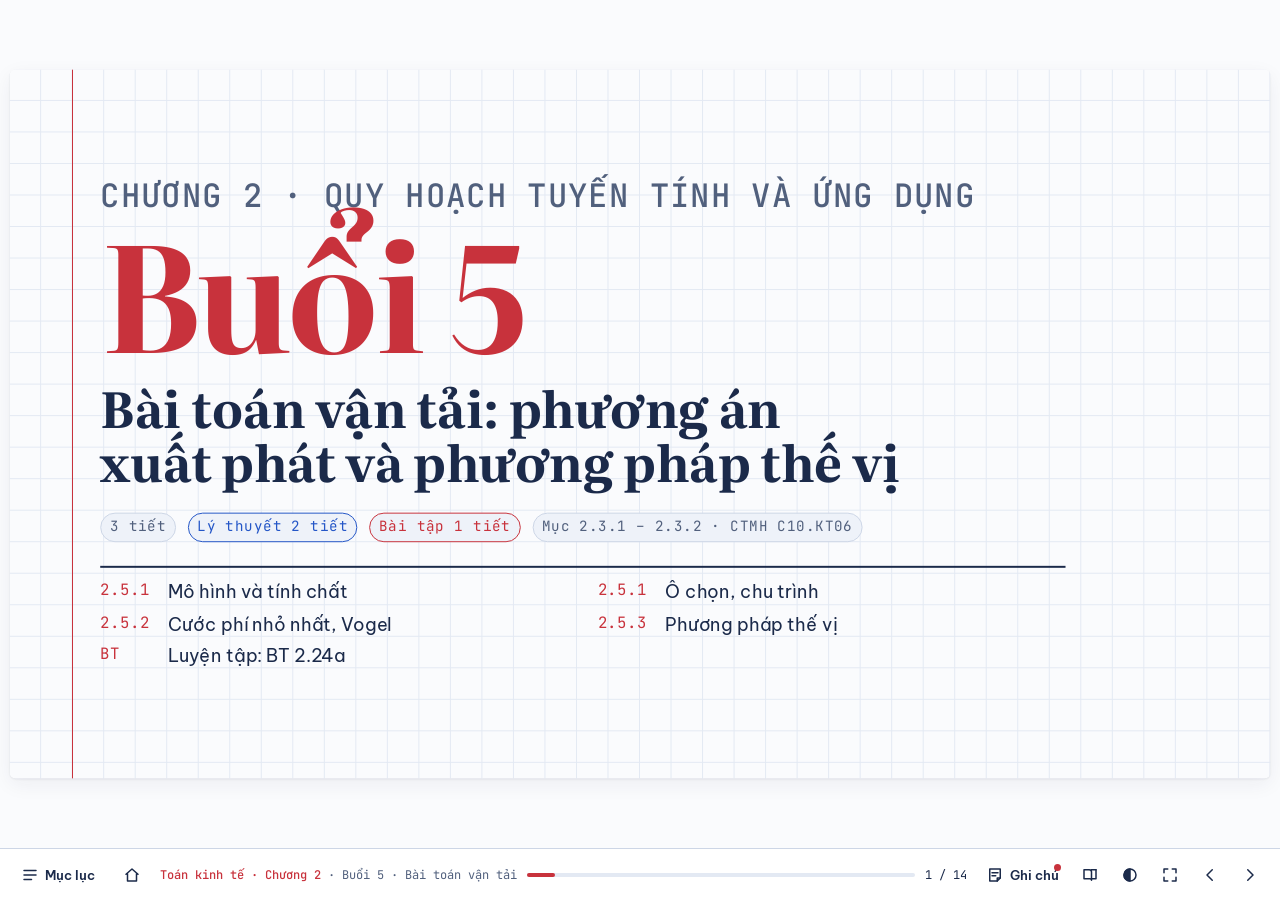
<file: buoi5.html>
<!doctype html>
<html lang="vi" data-chapter="chuong2">
<head>
<meta charset="utf-8">
<meta name="viewport" content="width=device-width, initial-scale=1, viewport-fit=cover">
<title>Buổi 5 · Bài toán vận tải và phương pháp thế vị</title>
<link rel="stylesheet" href="https://fonts.googleapis.com/css2?family=Be+Vietnam+Pro:ital,wght@0,400;0,500;0,600;0,700;1,400&family=JetBrains+Mono:wght@400;500;700&family=Literata:opsz,wght@7..72,500;7..72,700&display=swap">
<link rel="stylesheet" href="lib/katex/katex.min.css">
<link rel="stylesheet" href="assets/deck.css">
</head>
<body>
<main class="deck" data-course="Toán kinh tế · Chương 2" data-unit="Buổi 5 · Bài toán vận tải" data-prev="buoi4.html" data-next="buoi6.html" data-home="index.html" data-kt="c2b5" data-lab="Phòng tính QHTT">
<div class="stage">

<!-- ============ MỞ ĐẦU ============ -->
<section class="slide cover" id="bia" data-kind="bia" data-sec="Mở đầu" data-title="Bìa buổi 5">
  <div class="num"><small>Chương 2 · Quy hoạch tuyến tính và ứng dụng</small>Buổi 5</div>
  <h1>Bài toán vận tải: phương án xuất phát và phương pháp thế vị</h1>
  <div class="meta"><span class="chip">3 tiết</span><span class="chip lt">Lý thuyết 2 tiết</span><span class="chip bt">Bài tập 1 tiết</span><span class="chip">Mục 2.3.1 – 2.3.2 · CTMH C10.KT06</span></div>
  <div class="toc-mini">
    <a href="#mo-hinh-vt"><span>2.5.1</span>Mô hình và tính chất</a>
    <a href="#o-chon"><span>2.5.1</span>Ô chọn, chu trình</a>
    <a href="#pa-xuat-phat"><span>2.5.2</span>Cước phí nhỏ nhất, Vogel</a>
    <a href="#the-vi"><span>2.5.3</span>Phương pháp thế vị</a>
    <a href="#bt-224a"><span>BT</span>Luyện tập: BT 2.24a</a>
  </div>
  <aside class="note"><p>Bài toán vận tải là ứng dụng "đinh" của QHTT; thuật toán thế vị là đơn hình viết gọn trên bảng, có cơ sở từ đối ngẫu (Buổi 4).</p></aside>
  <aside class="tuhoc"><p>Bài toán vận tải là ứng dụng thực tế nhất của quy hoạch tuyến tính: điều phối hàng từ kho đến cửa hàng, phân công lao động… Thuật toán thế vị chỉ cần cộng trừ trên một bảng — rất phù hợp để làm tay.</p></aside>
</section>

<section class="slide" id="muc-tieu" data-kind="muc-tieu" data-sec="Mở đầu">
  <div class="head"><div class="eyebrow">Mục tiêu bài dạy · Buổi 5</div><h2>Sau buổi học, người học có thể…</h2></div>
  <div class="obj">
    <div><h3><i>KT</i>Kiến thức</h3><ul>
      <li>Phát biểu được bài toán vận tải, điều kiện cân bằng thu phát, tính chất có phương án tối ưu.</li>
      <li>Hiểu khái niệm ô chọn, chu trình, PACB ($m+n-1$ ô chọn không tạo chu trình).</li>
      <li>Hiểu cơ sở của phương pháp thế vị (thế vị = biến đối ngẫu).</li></ul></div>
    <div><h3><i>KN</i>Kỹ năng</h3><ul>
      <li>Lập phương án xuất phát bằng phương pháp cước phí nhỏ nhất và Vogel.</li>
      <li>Tính thế vị, ước lượng; tìm chu trình, điều chỉnh phương án.</li>
      <li>Xử lý phương án suy biến bằng ô chọn 0.</li></ul></div>
    <div><h3><i>NL</i>Năng lực thể hiện</h3><ul>
      <li><b>Mô hình hóa logistics:</b> nhận ra bài toán vận tải trong tình huống thực tế.</li>
      <li><b>Tính toán có hệ thống:</b> trình bày bảng vận tải rõ ràng.</li>
      <li><b>Tự kiểm tra:</b> kiểm tra cân bằng hàng, cột sau mỗi bước.</li></ul></div>
  </div>
  <div class="evidence"><b>Minh chứng</b><span>Lập phương án xuất phát và giải Ví dụ 2.21 bằng thế vị; giải BT 2.24a ($f_{\min}=82$).</span></div>
  <aside class="note"><p>Bài toán vận tải thường chiếm một câu trong đề thi kết thúc học phần.</p></aside>
  <aside class="tuhoc"><p>Bài toán vận tải thường có một câu trong đề thi kết thúc học phần. Mục tiêu là giải trọn vẹn một bài 3×4 hoặc 4×5 trong khoảng 20 phút.</p></aside>
</section>

<section class="slide" id="tien-trinh" data-kind="tien-trinh" data-aud="gv" data-sec="Mở đầu">
  <div class="head"><div class="eyebrow">Tiến trình buổi học · 3 tiết × 45 phút</div><h2>Từ bảng cước phí đến phương án vận chuyển tối ưu</h2></div>
  <div class="plan">
    <div class="p lt"><div class="t">Tiết 1<small>Lý thuyết</small></div><div class="c"><b>Mô hình · Tính chất · Phương án xuất phát</b><span>Khởi động 5' · mô hình, cân bằng 10' · ô chọn, chu trình 10' · cước phí nhỏ nhất, Vogel, Ví dụ 2.21 20'</span></div><div class="m">Làm mẫu trên bảng</div></div>
    <div class="p lt"><div class="t">Tiết 2<small>Lý thuyết</small></div><div class="c"><b>Phương pháp thế vị</b><span>Cơ sở (đối ngẫu) 8' · thuật toán 10' · Ví dụ 2.21 đến tối ưu 22' · kiểm tra nhanh 5'</span></div><div class="m">Công cụ từng bước</div></div>
    <div class="p bt"><div class="t">Tiết 3<small>Bài tập</small></div><div class="c"><b>BT 2.24a</b><span>Cả lớp làm, 2 SV lên bảng (phương án xuất phát / thế vị) · tổng kết</span></div><div class="m">Cá nhân, lên bảng</div></div>
  </div>
  <aside class="note"><p>Chuẩn bị giấy in sẵn bảng vận tải trống 4×5 cho SV.</p></aside>
</section>

<section class="slide" id="khoi-dong" data-kind="khoi-dong" data-sec="Mở đầu">
  <div class="head"><div class="eyebrow">Khởi động · Nhắc lại Ví dụ 2.6 (Buổi 1)</div><h2>2 kho, 3 cửa hàng: 6 biến, 5 ràng buộc — cần bảng đơn hình lớn?</h2></div>
  <div class="cols w46">
    <div class="stack small">
      <table class="tbl"><tr><th>Cước phí</th><th class="c">T1 (130)</th><th class="c">T2 (200)</th><th class="c">T3 (90)</th></tr>
        <tr><td>P1 (170)</td><td class="c">25</td><td class="c">18</td><td class="c">40</td></tr>
        <tr><td>P2 (250)</td><td class="c">32</td><td class="c">52</td><td class="c">14</td></tr></table>
      <p>Thử phân phối "theo trực giác": tuyến rẻ nhất trước. Tổng chi phí bao nhiêu?</p>
      <div data-widget="timer" data-min="3" data-label="Thử phân phối"></div>
    </div>
    <div class="stack small">
      <div class="step box">Tuyến rẻ nhất $(2,3)$: 14 → chở 90. Tiếp $(1,2)$: 18 → chở 170 (hết kho P1). Còn T2 thiếu 30, T1 cần 130: lấy từ P2.</div>
      <div class="step box key" data-tag="Phương án">$x_{12}=170$, $x_{21}=130$, $x_{22}=30$, $x_{23}=90$: $f=3060+4160+1560+1260=10\,040$.</div>
      <div class="step box eco" data-tag="Câu hỏi">Đây đã là chi phí nhỏ nhất chưa? Phương pháp "tuyến rẻ nhất trước" chính là <b>phương pháp cước phí nhỏ nhất</b> — cho phương án tốt, nhưng chưa chắc tối ưu. Cần cách <b>kiểm tra và cải tiến</b> ⇒ thế vị.</div>
    </div>
  </div>
  <aside class="note"><p>Đáp số: phương án trên đã tối ưu (kiểm tra bằng thế vị ở cuối buổi hoặc bằng Phòng tính). Mục đích: SV tự phát hiện phương pháp cước phí nhỏ nhất.</p></aside>
  <aside class="tuhoc"><p>Tự phân phối thử theo trực giác trước khi xem bước. Cách "ưu tiên tuyến rẻ nhất" chính là phương pháp cước phí nhỏ nhất. Hãy nhập bài này vào Phòng tính QHTT (mục Vận tải) để kiểm tra phương án có tối ưu không.</p></aside>
</section>

<!-- ============ MÔ HÌNH ============ -->
<section class="slide" id="mo-hinh-vt" data-kind="ly-thuyet" data-sec="2.5.1 Bài toán vận tải">
  <div class="head"><div class="eyebrow">2.5.1 · Bài toán vận tải</div><h2>$m$ điểm phát, $n$ điểm thu, cước phí $c_{ij}$</h2></div>
  <div class="cols">
    <div class="stack small">
      <div class="box key" data-tag="Mô hình">$$f=\sum_{i=1}^m\sum_{j=1}^n c_{ij}x_{ij}\to\min\quad\begin{cases}\sum_j x_{ij}=a_i & (\text{phát hết})\\ \sum_i x_{ij}=b_j & (\text{thu đủ})\\ x_{ij}\ge0\end{cases}$$</div>
      <div class="box tip" data-tag="Điều kiện cân bằng thu phát">$\sum a_i=\sum b_j$. Nếu phát &gt; thu: thêm <b>điểm thu giả</b> (tồn kho) nhận phần dư, cước 0. Nếu phát &lt; thu: thêm <b>điểm phát giả</b> (ghi nợ), cước 0.</div>
    </div>
    <div class="stack small">
      <div class="box eco" data-tag="Định lý 2.25 – 2.26">Bài toán cân bằng thu phát <b>luôn có phương án tối ưu</b>. Ma trận ràng buộc có hạng $m+n-1$ ⇒ PACB có <b>không quá $m+n-1$</b> ô dương.</div>
      <table class="tbl"><tr><th>Phát \ Thu</th><th class="c">$b_1$</th><th class="c">…</th><th class="c">$b_n$</th></tr>
        <tr><td>$a_1$</td><td class="c"><span class="muted">$x_{11}$</span> <sub>$c_{11}$</sub></td><td class="c">…</td><td class="c"><span class="muted">$x_{1n}$</span> <sub>$c_{1n}$</sub></td></tr>
        <tr><td>$a_m$</td><td class="c"><span class="muted">$x_{m1}$</span> <sub>$c_{m1}$</sub></td><td class="c">…</td><td class="c"><span class="muted">$x_{mn}$</span> <sub>$c_{mn}$</sub></td></tr></table>
      <p class="muted">Bảng vận tải: lượng hàng ghi góc trên trái, cước phí góc dưới phải mỗi ô.</p>
    </div>
  </div>
  <aside class="note"><p>Ví dụ 2.6 có tổng phát 420 = tổng thu 420. Hỏi: bài toán QHTT này có bao nhiêu biến, ràng buộc? ($mn$ biến, $m+n$ ràng buộc nhưng chỉ $m+n-1$ độc lập.)</p></aside>
  <aside class="tuhoc"><p>Luôn kiểm tra cân bằng thu phát đầu tiên. Nếu không cân bằng, thêm điểm giả với cước phí 0 — lượng hàng ở điểm giả cho biết hàng tồn kho (thu giả) hay nhu cầu không được đáp ứng (phát giả).</p></aside>
</section>

<section class="slide" id="o-chon" data-kind="ly-thuyet" data-sec="2.5.1 Bài toán vận tải">
  <div class="head"><div class="eyebrow">2.5.1 · Định nghĩa 2.16 · Ô chọn và chu trình</div><h2>PACB = $m+n-1$ ô chọn không tạo thành chu trình</h2></div>
  <div class="cols w46">
    <div class="stack small">
      <div class="box key" data-tag="Khái niệm">
        <ul><li><b>Ô chọn:</b> ô có $x_{ij}&gt;0$ (hoặc ô chọn 0 bổ sung); ô còn lại là <b>ô loại</b>.</li>
        <li><b>Chu trình:</b> dãy ô khép kín, hai ô liên tiếp cùng hàng hoặc cùng cột, đổi hướng ở mỗi ô (không có 3 ô liên tiếp thẳng hàng). Số ô chẵn, ít nhất 4.</li></ul></div>
      <div class="box eco" data-tag="Hệ quả 2.9 · Định lý 2.28">$x$ là PACB ⇔ tập ô chọn không chứa chu trình. Thêm một ô loại vào $m+n-1$ ô chọn ⇒ có <b>đúng một</b> chu trình.</div>
      <div class="box warn tiny" data-tag="Suy biến">Nếu số ô chọn &lt; $m+n-1$: bổ sung <b>ô chọn 0</b> (ghi $x_{ij}=0$) sao cho không tạo chu trình.</div>
    </div>
    <svg viewBox="0 0 320 210" class="fig" role="img" aria-label="Chu trình trên bảng vận tải">
      <g stroke="var(--line,#ccc)" stroke-width="1" fill="none">
        <rect x="10" y="10" width="300" height="190"/>
        <line x1="70" y1="10" x2="70" y2="200"/><line x1="130" y1="10" x2="130" y2="200"/><line x1="190" y1="10" x2="190" y2="200"/><line x1="250" y1="10" x2="250" y2="200"/>
        <line x1="10" y1="57" x2="310" y2="57"/><line x1="10" y1="105" x2="310" y2="105"/><line x1="10" y1="152" x2="310" y2="152"/>
      </g>
      <polyline points="40,33 160,33 160,128 280,128 280,176 40,176 40,33" fill="none" stroke="var(--pen,#c0392b)" stroke-width="3"/>
      <g font-size="15" font-weight="700" text-anchor="middle">
        <circle cx="40" cy="33" r="13" fill="var(--marker,#ffe66d)"/><text x="40" y="38">+</text>
        <circle cx="160" cy="33" r="13" fill="#fff" stroke="var(--pen,#c0392b)"/><text x="160" y="38">−</text>
        <circle cx="160" cy="128" r="13" fill="#fff" stroke="var(--pen,#c0392b)"/><text x="160" y="133">+</text>
        <circle cx="280" cy="128" r="13" fill="#fff" stroke="var(--pen,#c0392b)"/><text x="280" y="133">−</text>
        <circle cx="280" cy="176" r="13" fill="#fff" stroke="var(--pen,#c0392b)"/><text x="280" y="181">+</text>
        <circle cx="40" cy="176" r="13" fill="#fff" stroke="var(--pen,#c0392b)"/><text x="40" y="181">−</text>
      </g>
      <text x="40" y="70" font-size="11" text-anchor="middle">ô đưa vào</text>
    </svg>
  </div>
  <aside class="note"><p>Hình: chu trình 6 ô bắt đầu từ ô đưa vào (dấu +), dấu xen kẽ +, −. Hỏi: vì sao số ô của chu trình luôn chẵn? (Mỗi hàng, cột đi qua có đúng 2 ô.)</p></aside>
  <aside class="tuhoc"><p>Chu trình bắt đầu từ ô mới đưa vào, mỗi lần rẽ 90° tại một ô chọn rồi quay về ô đầu. Đánh dấu xen kẽ "+", "−" bắt đầu bằng "+" ở ô đưa vào: cộng thêm hàng ở ô "+", bớt ở ô "−" thì tổng mỗi hàng, cột không đổi.</p></aside>
</section>

<section class="slide" id="pa-xuat-phat" data-kind="ly-thuyet" data-sec="2.5.2 Phương án xuất phát">
  <div class="head"><div class="eyebrow">2.5.2 · Tìm phương án cực biên xuất phát</div><h2>Hai phương pháp "chọn ô — phân phối tối đa — xóa"</h2></div>
  <div class="cols">
    <div class="box key small" data-tag="Phương pháp cước phí nhỏ nhất">
      <ol><li>Chọn ô $(p,q)$ có $c_{pq}$ nhỏ nhất trong các ô chưa xóa.</li><li>Phân phối tối đa: $x_{pq}=\min\{a_p,b_q\}$ (theo lượng còn lại).</li><li>Trừ lượng đã phân phối; <b>xóa hàng hoặc cột</b> đã hết hàng/đủ hàng.</li><li>Lặp lại đến khi xóa hết.</li></ol></div>
    <div class="box key small" data-tag="Phương pháp Vogel (chênh lệch)">
      <ol><li>Mỗi hàng, cột: <b>chênh lệch</b> = cước nhỏ nhì − cước nhỏ nhất.</li><li>Chọn hàng/cột có chênh lệch <b>lớn nhất</b>; trong đó chọn ô cước nhỏ nhất.</li><li>Phân phối tối đa, xóa, tính lại chênh lệch.</li></ol>
      <p class="muted">Thường cho phương án tốt hơn (gần tối ưu hơn), tính toán nhiều hơn.</p></div>
  </div>
  <div class="box warn small" data-tag="Lưu ý">Mỗi lần chỉ xóa <b>một</b> hàng hoặc <b>một</b> cột. Nếu cùng lúc hàng hết và cột đủ: xóa một, dòng còn lại giữ lượng 0 — sẽ sinh <b>ô chọn 0</b> để đủ $m+n-1$ ô chọn. Ô của điểm giả (cước 0) chọn <b>sau cùng</b>.</div>
  <aside class="note"><p>Giáo trình Chú ý 2.8b gợi ý chọn ô có cước nhỏ nhì để tránh suy biến; cách "giữ ô chọn 0" trong công cụ cũng đúng và đơn giản hơn.</p></aside>
  <aside class="tuhoc"><p>Cả hai phương pháp đều "chọn ô → phân phối tối đa → xóa hàng hoặc cột". Khác nhau ở cách chọn ô. Kết quả phải có đúng $m+n-1$ ô chọn (kể cả ô chọn 0) và không tạo chu trình.</p></aside>
</section>

<section class="slide" id="vd-221" data-kind="vi-du" data-sec="2.5.2 Phương án xuất phát">
  <div class="head"><div class="eyebrow">2.5.2 · Ví dụ 2.21 · Phương pháp cước phí nhỏ nhất</div><h2>4 điểm phát, 5 điểm thu — bấm "Bước tiếp" theo từng lần phân phối</h2></div>
  <div class="cols w64">
    <div data-widget="transport" data-a="70 45 35 60" data-b="20 40 55 60 35" data-c="5 6 1 4 9; 4 7 3 2 7; 3 3 5 8 2; 7 1 4 4 5"></div>
    <div class="stack small">
      <div class="box tip" data-tag="Thứ tự chọn">$c_{13}=1$: 55 · $c_{42}=1$: 40 · $c_{24}=2$: 45 · $c_{35}=2$: 35 · $c_{14}=4$: 15 · $c_{41}$: 20.</div>
      <div class="box key" data-tag="Kết quả">Phương án xuất phát $f=455$ — chỉ 6 ô dương &lt; $m+n-1=8$ ⇒ suy biến, bổ sung <b>2 ô chọn 0</b>.</div>
      <div class="box eco tiny" data-tag="So sánh Vogel (Ví dụ 2.22)">Vogel cho phương án tốt hơn: giáo trình được $f=420$ (đã tối ưu). Khi có chênh lệch bằng nhau, cách chọn khác nhau có thể cho phương án khác (công cụ được 425).</div>
    </div>
  </div>
  <aside class="note"><p>Cho SV làm song song trên giấy. Khi phân phối $(3,5)$: hàng 3 hết đúng lúc cột 5 đủ ⇒ sinh ô chọn 0 — điểm mấu chốt về suy biến.</p></aside>
  <aside class="tuhoc"><p>Làm song song trên giấy, mỗi lần bấm "Bước tiếp" đối chiếu một ô. Chú ý bước phân phối ô $(3,5)$: hàng 3 hết hàng đúng lúc cột 5 đủ hàng — đây là nguyên nhân xuất hiện ô chọn 0.</p></aside>
</section>

<!-- ============ THẾ VỊ ============ -->
<section class="slide" id="the-vi" data-kind="ly-thuyet" data-sec="2.5.3 Phương pháp thế vị">
  <div class="head"><div class="eyebrow">2.5.3 · Phương pháp thế vị</div><h2>Thế vị $u_i$, $v_j$ chính là biến của bài toán đối ngẫu</h2></div>
  <div class="cols">
    <div class="stack small">
      <div class="box" data-tag="Đối ngẫu của bài toán vận tải">$\sum a_iu_i+\sum b_jv_j\to\max$, $\ u_i+v_j\le c_{ij}$ ($u,v$ tùy ý).</div>
      <div class="box key" data-tag="Ước lượng">$$\Delta_{ij}=u_i+v_j-c_{ij},\qquad u_i+v_j=c_{ij}\ \text{tại ô chọn}.$$ Chọn $u_1=0$ rồi tính lần lượt các thế vị còn lại.</div>
      <div class="box eco" data-tag="Định lý 2.29 · Dấu hiệu tối ưu">Mọi $\Delta_{ij}\le0$ ⇒ phương án tối ưu (vì $(u,v)$ là phương án đối ngẫu thỏa độ lệch bù).</div>
    </div>
    <div class="stack small">
      <div class="box key" data-tag="Thuật toán (Định lý 2.30)">
        <ol><li>PACB xuất phát, đủ $m+n-1$ ô chọn.</li><li>Tính $u_i,v_j$ từ ô chọn; tính $\Delta_{ij}$ ở ô loại.</li><li>Mọi $\Delta_{ij}\le0$ ⇒ <b>dừng, tối ưu</b>.</li><li>Đưa ô $(r,k)$ có $\Delta$ <b>lớn nhất</b> vào; lập chu trình, đánh dấu $+,-,+,\dots$ từ ô $(r,k)$.</li><li>$\theta=\min$ lượng hàng ở các ô "$-$"; cộng $\theta$ ở ô "+", trừ $\theta$ ở ô "−"; ô "−" đạt min rời khỏi tập ô chọn.</li><li>Quay lại bước 2. Chi phí giảm $\theta\,\Delta_{rk}$.</li></ol></div>
    </div>
  </div>
  <aside class="note"><p>Liên hệ: Δ ở đây cùng quy ước với đơn hình (bài min, tối ưu khi Δ ≤ 0). Nếu nhiều ô cùng θ min: chỉ loại một ô, ô kia trở thành ô chọn 0.</p></aside>
  <aside class="tuhoc"><p>Quy trình lặp: thế vị → ước lượng → (nếu có Δ dương) chu trình → điều chỉnh θ. Mỗi vòng chi phí giảm đúng $\theta\cdot\Delta_{rk}$ — dùng để tự kiểm tra kết quả.</p></aside>
</section>

<section class="slide" id="vd-223" data-kind="vi-du" data-sec="2.5.3 Phương pháp thế vị">
  <div class="head"><div class="eyebrow">2.5.3 · Ví dụ 2.21 (tiếp) · Giải bằng thế vị</div><h2>Từ 455 về 420 sau hai lần điều chỉnh</h2></div>
  <div class="cols w64">
    <div data-widget="transport" data-start="the" data-a="70 45 35 60" data-b="20 40 55 60 35" data-c="5 6 1 4 9; 4 7 3 2 7; 3 3 5 8 2; 7 1 4 4 5"></div>
    <div class="stack small">
      <div class="step">Vòng 1: tính $u_i,v_j$ với $u_1=0$; ô có $\Delta$ dương lớn nhất được đưa vào, lập chu trình, điều chỉnh.</div>
      <div class="step">Vòng 2: lại có $\Delta&gt;0$ ⇒ điều chỉnh tiếp.</div>
      <div class="step box key" data-tag="Kết luận">Vòng 3: mọi $\Delta_{ij}\le0$ ⇒ tối ưu, $f_{\min}=420$.</div>
      <div class="step box eco tiny" data-tag="Đối chiếu giáo trình">Ví dụ 2.23 xuất phát từ một PACB khác (Bảng 2.17, $f=495$, 8 ô dương) và tới 420 sau 1 lần điều chỉnh. Bài toán có thể có nhiều phương án tối ưu cùng chi phí 420.</div>
    </div>
  </div>
  <aside class="note"><p>Mỗi vòng kiểm tra: chi phí giảm $\theta\cdot\Delta$. Giải thích "ô chọn 0" khi θ = 0: phương án không đổi nhưng tập ô chọn thay đổi.</p></aside>
  <aside class="tuhoc"><p>Ở mỗi vòng, tự tính thế vị và ước lượng trước khi bấm "Bước tiếp". Kiểm tra: chi phí mới = chi phí cũ − θ·Δ của ô đưa vào. Giáo trình xuất phát từ phương án khác (495) nhưng đáp số cuối cùng giống nhau: 420.</p></aside>
</section>

<section class="slide" id="kiem-tra-nhanh" data-kind="kiem-tra" data-sec="2.5.3 Phương pháp thế vị">
  <div class="head"><div class="eyebrow">Kiểm tra nhanh · 4 phút</div><h2>Bài toán vận tải</h2></div>
  <div class="cols">
    <div class="quiz" data-widget="quiz" data-answer="2">
      <p class="q small">Bài toán 3 điểm phát, 4 điểm thu (cân bằng). Một PACB không suy biến có bao nhiêu ô chọn?</p>
      <ol class="opts"><li>12</li><li>6</li><li>7</li><li>4</li></ol>
      <p class="explain">$m+n-1=3+4-1=6$.</p>
    </div>
    <ul class="tf" data-widget="tf">
      <li data-ans="d" data-why="Định lý 2.25.">Bài toán vận tải cân bằng thu phát luôn có phương án tối ưu.</li>
      <li data-ans="s" data-why="Tổng phát 100 &lt; tổng thu 120 ⇒ thêm điểm PHÁT giả 20.">Tổng phát 100, tổng thu 120: thêm điểm thu giả nhận 20.</li>
      <li data-ans="d" data-why="$\Delta_{ij}=u_i+v_j-c_{ij}=2+5-6=1&gt;0$.">Ô loại có $c=6$, $u_i=2$, $v_j=5$: ước lượng bằng 1, phương án chưa tối ưu.</li>
      <li data-ans="s" data-why="θ là min ở các ô mang dấu &quot;−&quot;.">θ là lượng hàng nhỏ nhất ở các ô mang dấu "+" của chu trình.</li>
    </ul>
  </div>
  <aside class="note"><p>Câu Đ/S 2 kiểm tra nhầm lẫn phát giả / thu giả.</p></aside>
  <aside class="tuhoc"><p>Hay nhầm: phát ít hơn thu thì thêm điểm <b>phát</b> giả (ghi nợ); phát nhiều hơn thu thì thêm điểm <b>thu</b> giả (tồn kho).</p></aside>
</section>

<!-- ============ LUYỆN TẬP ============ -->
<section class="slide" id="bt-224a" data-kind="bai-tap" data-sec="Luyện tập">
  <div class="head"><div class="eyebrow">Luyện tập · Tiết 3 · BT 2.24a</div><h2>Giải bài toán vận tải 4 × 3</h2></div>
  <div class="cols w46">
    <div class="stack small">
      <table class="tbl"><tr><th>Phát \ Thu</th><th class="c">12</th><th class="c">8</th><th class="c">5</th></tr>
        <tr><td>6</td><td class="c">3</td><td class="c">4</td><td class="c">2</td></tr>
        <tr><td>8</td><td class="c">5</td><td class="c">7</td><td class="c">3</td></tr>
        <tr><td>7</td><td class="c">4</td><td class="c">2</td><td class="c">5</td></tr>
        <tr><td>4</td><td class="c">7</td><td class="c">5</td><td class="c">3</td></tr></table>
      <div class="step">Cân bằng: $6+8+7+4=25=12+8+5$ ✓; cần $4+3-1=6$ ô chọn.</div>
      <div class="step box key" data-tag="Đáp số">$f_{\min}=82$ với $x_{11}=6$, $x_{21}=6$, $x_{23}=2$, $x_{32}=7$, $x_{42}=1$, $x_{43}=3$.</div>
      <div class="step box tip tiny" data-tag="Thử lại">$18+30+6+14+5+9=82$ ✓</div>
    </div>
    <div data-widget="transport" data-a="6 8 7 4" data-b="12 8 5" data-c="3 4 2; 5 7 3; 4 2 5; 7 5 3"></div>
  </div>
  <aside class="note"><p>Cước phí nhỏ nhất cho $f=93$, cần 2 vòng thế vị. Gọi 2 SV: một lập phương án xuất phát, một làm thế vị. Bài toán có thể có phương án tối ưu khác cùng chi phí 82.</p></aside>
  <aside class="tuhoc"><p>Làm trọn bài trên giấy (phương án xuất phát → thế vị → điều chỉnh) rồi mới đối chiếu với công cụ. Nếu phương án tối ưu của bạn khác nhưng chi phí vẫn là 82 thì vẫn đúng — bài toán có thể có nhiều phương án tối ưu.</p></aside>
</section>

<!-- ============ TỔNG KẾT ============ -->
<section class="slide" id="tong-ket" data-kind="tong-ket" data-sec="Tổng kết">
  <div class="head"><div class="eyebrow">Tổng kết buổi 5</div><h2>Bốn bước giải bài toán vận tải</h2></div>
  <div class="flow">
    <div class="n"><b>CÂN BẰNG</b>Thêm điểm giả nếu cần (cước 0)</div><div class="a">→</div>
    <div class="n"><b>XUẤT PHÁT</b>Cước phí nhỏ nhất / Vogel; đủ $m+n-1$ ô</div><div class="a">→</div>
    <div class="n"><b>THẾ VỊ</b>$u_1=0$; $\Delta_{ij}=u_i+v_j-c_{ij}$</div><div class="a">→</div>
    <div class="n"><b>ĐIỀU CHỈNH</b>Chu trình, θ = min ô "−"; lặp</div>
  </div>
  <div class="cards" style="--n:3">
    <div class="card"><h4>1 · PACB</h4>$m+n-1$ ô chọn không tạo chu trình; thiếu thì thêm ô chọn 0.</div>
    <div class="card"><h4>2 · Tối ưu</h4>Mọi $\Delta_{ij}\le0$ (bài min). Thế vị là phương án đối ngẫu.</div>
    <div class="card"><h4>3 · Tự kiểm tra</h4>Tổng hàng, cột không đổi; $f$ giảm đúng $\theta\Delta$.</div>
  </div>
  <aside class="note"><p>Chuyển tiếp: Buổi 6 xử lý các dạng đặc biệt — không cân bằng, ô cấm, bài toán phân phối (max) — và tổng kết chương.</p></aside>
  <aside class="tuhoc"><p>Buổi 6 sẽ luyện các dạng đặc biệt: không cân bằng thu phát, ô cấm, bài toán phân phối (max) — và tổng kết toàn chương.</p></aside>
</section>

<section class="slide" id="nhiem-vu" data-kind="nhiem-vu" data-sec="Tổng kết">
  <div class="head"><div class="eyebrow">Nhiệm vụ sau buổi học</div><h2>Chuẩn bị cho Buổi 6: Các dạng đặc biệt và tổng kết chương</h2></div>
  <div class="cols">
    <div class="box" data-tag="Bài về nhà">
      <ul class="small">
        <li>Giải lại Ví dụ 2.21 bằng Vogel rồi thế vị.</li>
        <li>BT 2.24 b, c, d (lưu ý đính chính đáp số b, c — xem trang chương).</li>
        <li>Kiểm tra phương án ở slide khởi động có tối ưu không — dùng <a href="lab.html">Phòng tính QHTT</a>.</li>
      </ul></div>
    <div class="box key" data-tag="Đọc trước">
      <ul class="small">
        <li>Giáo trình Ví dụ 2.24 (không cân bằng), 2.26 (ô cấm).</li>
        <li>Giáo trình 2.5.4: Bài toán phân phối nguồn lực lao động (Ví dụ 2.25).</li>
      </ul></div>
  </div>
  <div class="row"><a class="xref" href="buoi6.html">Sang Buổi 6 · Các dạng đặc biệt và tổng kết</a><a class="xref back" href="index.html">Trang chương</a></div>
  <aside class="note"><p>Đáp số BT 2.24 (đã kiểm chứng): b) 57, c) 215, d) 800.</p></aside>
  <aside class="tuhoc"><p>Đáp số đã kiểm chứng của BT 2.24: b) 57 (giáo trình in 38), c) 215 (giáo trình in 175), d) 800.</p></aside>
</section>

</div>
</main>
<script src="lib/katex/katex.min.js"></script>
<script src="lib/katex/auto-render.min.js"></script>
<script src="assets/linalg.js"></script>
<script src="assets/qhtt.js"></script>
<script src="assets/widgets.js"></script>
<script src="assets/widgets-qhtt.js"></script>
<script src="assets/deck.js"></script>
</body>
</html>
</file>
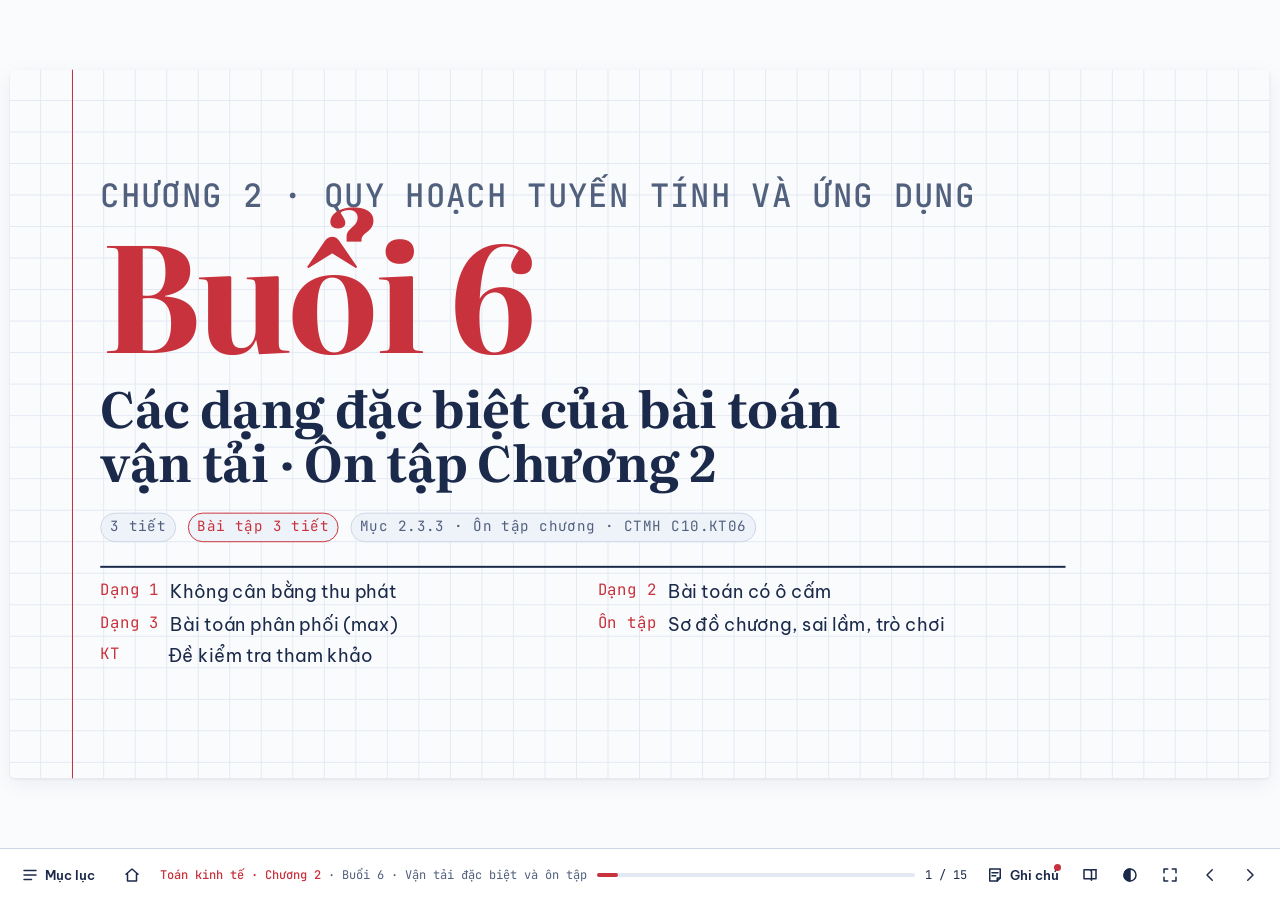
<file: buoi6.html>
<!doctype html>
<html lang="vi" data-chapter="chuong2">
<head>
<meta charset="utf-8">
<meta name="viewport" content="width=device-width, initial-scale=1, viewport-fit=cover">
<title>Buổi 6 · Các dạng đặc biệt của bài toán vận tải và ôn tập chương</title>
<link rel="stylesheet" href="https://fonts.googleapis.com/css2?family=Be+Vietnam+Pro:ital,wght@0,400;0,500;0,600;0,700;1,400&family=JetBrains+Mono:wght@400;500;700&family=Literata:opsz,wght@7..72,500;7..72,700&display=swap">
<link rel="stylesheet" href="lib/katex/katex.min.css">
<link rel="stylesheet" href="assets/deck.css">
</head>
<body>
<main class="deck" data-course="Toán kinh tế · Chương 2" data-unit="Buổi 6 · Vận tải đặc biệt và ôn tập" data-prev="buoi5.html" data-home="index.html" data-kt="c2b6" data-lab="Phòng tính QHTT">
<div class="stage">

<!-- ============ MỞ ĐẦU ============ -->
<section class="slide cover" id="bia" data-kind="bia" data-sec="Mở đầu" data-title="Bìa buổi 6">
  <div class="num"><small>Chương 2 · Quy hoạch tuyến tính và ứng dụng</small>Buổi 6</div>
  <h1>Các dạng đặc biệt của bài toán vận tải · Ôn tập Chương 2</h1>
  <div class="meta"><span class="chip">3 tiết</span><span class="chip bt">Bài tập 3 tiết</span><span class="chip">Mục 2.3.3 · Ôn tập chương · CTMH C10.KT06</span></div>
  <div class="toc-mini">
    <a href="#khong-can-bang"><span>Dạng 1</span>Không cân bằng thu phát</a>
    <a href="#o-cam"><span>Dạng 2</span>Bài toán có ô cấm</a>
    <a href="#phan-phoi"><span>Dạng 3</span>Bài toán phân phối (max)</a>
    <a href="#so-do"><span>Ôn tập</span>Sơ đồ chương, sai lầm, trò chơi</a>
    <a href="#de-ktdk"><span>KT</span>Đề kiểm tra tham khảo</a>
  </div>
  <aside class="note"><p>Buổi bài tập cuối học phần: 2 tiết vận tải đặc biệt, 1 tiết ôn tập chương và định hướng thi kết thúc học phần.</p></aside>
  <aside class="tuhoc"><p>Buổi cuối của Chương 2 và của học phần: luyện các dạng đặc biệt của bài toán vận tải, sau đó ôn tập toàn chương bằng sơ đồ, danh sách sai lầm thường gặp, trò chơi và một đề kiểm tra tham khảo có đáp án.</p></aside>
</section>

<section class="slide" id="muc-tieu" data-kind="muc-tieu" data-sec="Mở đầu">
  <div class="head"><div class="eyebrow">Mục tiêu bài dạy · Buổi 6</div><h2>Sau buổi học, người học có thể…</h2></div>
  <div class="obj">
    <div><h3><i>KT</i>Kiến thức</h3><ul>
      <li>Biết cách đưa bài toán không cân bằng về cân bằng (điểm phát giả, thu giả).</li>
      <li>Hiểu cách mô hình hóa ô cấm bằng cước $M$ và bài toán phân phối (max).</li>
      <li>Hệ thống được kiến thức Chương 2.</li></ul></div>
    <div><h3><i>KN</i>Kỹ năng</h3><ul>
      <li>Giải bài toán vận tải không cân bằng, có ô cấm.</li>
      <li>Giải bài toán phân phối nguồn lực (max) bằng phương pháp thế vị điều chỉnh.</li>
      <li>Làm trọn một đề kiểm tra 45 phút đúng thời gian.</li></ul></div>
    <div><h3><i>NL</i>Năng lực thể hiện</h3><ul>
      <li><b>Mô hình hóa:</b> chuyển yêu cầu thực tế (bắt buộc, cấm, tối đa năng suất) thành dữ liệu bảng.</li>
      <li><b>Diễn giải:</b> đọc lượng hàng ở điểm giả thành tồn kho, thiếu hàng.</li>
      <li><b>Tự đánh giá:</b> tự chấm theo biểu điểm, lập kế hoạch ôn thi.</li></ul></div>
  </div>
  <div class="evidence"><b>Minh chứng</b><span>Giải đúng Ví dụ 2.24, 2.26, 2.25; BT 2.24d, 2.27; hoàn thành đề kiểm tra tham khảo ≥ 5 điểm.</span></div>
  <aside class="note"><p>Buổi bài tập: GV điều phối, SV làm chính. Đề kiểm tra tham khảo có thể giao làm ở nhà nếu thiếu thời gian.</p></aside>
  <aside class="tuhoc"><p>Mục tiêu cuối cùng của buổi: tự làm trọn đề kiểm tra tham khảo trong 45 phút và đạt từ 5 điểm trở lên theo biểu điểm.</p></aside>
</section>

<section class="slide" id="tien-trinh" data-kind="tien-trinh" data-aud="gv" data-sec="Mở đầu">
  <div class="head"><div class="eyebrow">Tiến trình buổi học · 3 tiết × 45 phút</div><h2>Ba dạng đặc biệt, rồi nhìn lại cả chương</h2></div>
  <div class="plan">
    <div class="p bt"><div class="t">Tiết 1<small>Bài tập</small></div><div class="c"><b>Không cân bằng · Ô cấm</b><span>Khởi động 5' · Ví dụ 2.24 (15') · Ví dụ 2.26 (15') · BT 2.25a (10')</span></div><div class="m">Cá nhân, lên bảng</div></div>
    <div class="p bt"><div class="t">Tiết 2<small>Bài tập</small></div><div class="c"><b>Bài toán phân phối (max) · Luyện tập</b><span>Ví dụ 2.25 (15') · BT 2.27 (15') · BT 2.24d (15')</span></div><div class="m">Nhóm 4 người</div></div>
    <div class="p bt"><div class="t">Tiết 3<small>Ôn tập</small></div><div class="c"><b>Ôn tập chương</b><span>Sơ đồ 8' · sai lầm 7' · trò chơi 15' · đề tham khảo, định hướng thi 15'</span></div><div class="m">Trò chơi, thảo luận</div></div>
  </div>
  <aside class="note"><p>Nếu lớp chậm, chuyển BT 2.24d thành bài về nhà.</p></aside>
</section>

<section class="slide" id="khoi-dong" data-kind="khoi-dong" data-sec="Mở đầu">
  <div class="head"><div class="eyebrow">Khởi động · 3 câu hỏi nhanh</div><h2>Thực tế hiếm khi "cân bằng" và "tự do"</h2></div>
  <div class="cols">
    <div class="stack small">
      <div class="box">1. Hai kho có 20 và 30 tấn; ba cửa hàng cần 15, 25, 12 tấn. Có giao đủ cho mọi cửa hàng được không?</div>
      <div class="box">2. Cửa hàng T2 là khách hàng ưu tiên, <b>phải</b> nhận đủ hàng. Ghi yêu cầu này vào bảng thế nào?</div>
      <div class="box">3. Phân công 50 công nhân vào 4 công việc để <b>năng suất lớn nhất</b>: khác gì bài toán vận tải?</div>
      <div data-widget="timer" data-min="3" data-label="Thảo luận"></div>
    </div>
    <div class="stack small">
      <div class="step box key" data-tag="1">Tổng phát 50 &lt; tổng thu 52 ⇒ thiếu 2 tấn: thêm <b>điểm phát giả</b> 2 tấn, cước 0 (Dạng 1).</div>
      <div class="step box key" data-tag="2">Cấm điểm phát giả giao cho T2: cước ô đó là $M$ rất lớn — <b>ô cấm</b> (Dạng 2).</div>
      <div class="step box key" data-tag="3">Mục tiêu <b>max</b>: chọn ô năng suất lớn nhất; tối ưu khi mọi $\Delta_{ij}\ge0$ (Dạng 3).</div>
    </div>
  </div>
  <aside class="note"><p>Ba câu hỏi chính là ba ví dụ của giáo trình (2.24, 2.26, 2.25).</p></aside>
  <aside class="tuhoc"><p>Ba câu hỏi ứng với ba dạng đặc biệt của buổi: không cân bằng (Ví dụ 2.24), ô cấm (Ví dụ 2.26), bài toán phân phối max (Ví dụ 2.25).</p></aside>
</section>

<!-- ============ DẠNG 1 ============ -->
<section class="slide" id="khong-can-bang" data-kind="bai-tap" data-sec="Dạng 1 – 2">
  <div class="head"><div class="eyebrow">Dạng 1 · Ví dụ 2.24 · Không cân bằng thu phát</div><h2>Phát 50 &lt; thu 52: thêm điểm phát giả 2 tấn</h2></div>
  <div class="cols w64">
    <div data-widget="transport" data-a="20 30" data-b="15 25 12" data-c="3 5 2; 1 4 4"></div>
    <div class="stack small">
      <div class="step">Bảng cước: P1: 3, 5, 2 · P2: 1, 4, 4. Thêm hàng phát giả $P_3$ (2 tấn), cước 0. Ô của điểm giả được phân phối <b>sau cùng</b>.</div>
      <div class="step box key" data-tag="Kết quả">$x_{12}=8$, $x_{13}=12$, $x_{21}=15$, $x_{22}=15$, hàng giả $x_{32}=2$; $f_{\min}=139$.</div>
      <div class="step box eco" data-tag="Diễn giải">$x_{32}=2$: cửa hàng T2 <b>thiếu 2 tấn</b> (nhận 23/25). Nếu T2 không chấp nhận thiếu hàng ⇒ Dạng 2.</div>
    </div>
  </div>
  <aside class="note"><p>Hỏi: nếu phát &gt; thu thì lượng ở cột thu giả nghĩa là gì? (Hàng còn tồn ở kho.)</p></aside>
  <aside class="tuhoc"><p>Lượng hàng ở điểm giả có ý nghĩa thực tế: ở hàng phát giả là <b>nhu cầu không được đáp ứng</b>; ở cột thu giả là <b>hàng tồn kho</b>. Luôn diễn giải điều này trong kết luận.</p></aside>
</section>

<section class="slide" id="o-cam" data-kind="bai-tap" data-sec="Dạng 1 – 2">
  <div class="head"><div class="eyebrow">Dạng 2 · Ví dụ 2.26 · Bài toán có ô cấm</div><h2>T2 phải nhận đủ hàng: cấm ô (phát giả, T2) bằng cước $M$</h2></div>
  <div class="cols w64">
    <div data-widget="transport" data-a="20 30 2" data-b="15 25 12" data-c="3 5 2; 1 4 4; 0 M 0"></div>
    <div class="stack small">
      <div class="step">Ô cấm $(i,j)$: cước $c_{ij}=M$ (rất lớn) ⇒ phương án tối ưu không chở hàng qua ô đó. Bài phân phối (max): năng suất ô cấm $=-M$.</div>
      <div class="step">Thế vị, ước lượng có chứa $M$: so sánh như bài toán M (xét hệ số của $M$ trước).</div>
      <div class="step box key" data-tag="Kết quả">$x_{12}=8$, $x_{13}=12$, $x_{21}=13$, $x_{22}=17$, $x_{31}=2$ (T1 thiếu 2); $f_{\min}=145$.</div>
      <div class="step box eco tiny" data-tag="Giá của yêu cầu">Bắt buộc T2 đủ hàng làm chi phí tăng $145-139=6$.</div>
    </div>
  </div>
  <aside class="note"><p>Nhập trực tiếp hàng phát giả (2 tấn) vào bảng để đặt ô cấm $(3,2)$. Nếu phương án tối ưu vẫn còn hàng ở ô cấm ⇒ bài toán gốc không có phương án.</p></aside>
  <aside class="tuhoc"><p>Cách ghi ô cấm: cước $M$ (bài min) hoặc năng suất $-M$ (bài max). Chênh lệch chi phí giữa bài có ô cấm và bài không có ô cấm (145 − 139 = 6) chính là "giá" của yêu cầu ưu tiên.</p></aside>
</section>

<!-- ============ DẠNG 3 ============ -->
<section class="slide" id="phan-phoi" data-kind="bai-tap" data-sec="Dạng 3 · Phân phối">
  <div class="head"><div class="eyebrow">Dạng 3 · Ví dụ 2.25 · Bài toán phân phối nguồn lực (max)</div><h2>50 công nhân, 3 nhóm, 4 công việc — năng suất lớn nhất</h2></div>
  <div class="cols w64">
    <div data-widget="transport" data-sense="max" data-a="15 18 17" data-b="10 12 8 20" data-c="2 3 5 2; 3 4 3 1; 5 1 4 4"></div>
    <div class="stack small">
      <div class="box key" data-tag="Điều chỉnh so với bài min">
        <ul><li>Phương án xuất phát: chọn ô <b>năng suất lớn nhất</b>.</li><li>Tối ưu khi mọi $\Delta_{ij}\ge0$.</li><li>Đưa vào ô có $\Delta_{ij}$ <b>âm nhất</b>.</li></ul></div>
      <div class="step box" data-tag="Kết quả">$x_{13}=8$, $x_{14}=7$, $x_{21}=6$, $x_{22}=12$, $x_{31}=4$, $x_{34}=13$; $f_{\max}=192$.</div>
      <div class="step box warn tiny" data-tag="Lỗi in">Giáo trình viết "chọn ô (1, 5)" — đúng là ô $(1,3)$ (năng suất 5).</div>
    </div>
  </div>
  <aside class="note"><p>Phương án xuất phát (năng suất lớn nhất) cho 186, một lần điều chỉnh tới 192 — khớp giáo trình. Cách khác: đổi dấu năng suất thành "cước" rồi giải bài min.</p></aside>
  <aside class="tuhoc"><p>Bài toán phân phối (max) giải như bài vận tải, chỉ đổi chiều: chọn ô năng suất lớn nhất, tối ưu khi mọi Δ ≥ 0, đưa vào ô có Δ âm nhất. Cách khác an toàn: đổi dấu toàn bộ năng suất rồi giải bài min.</p></aside>
</section>

<section class="slide" id="bt-227" data-kind="bai-tap" data-sec="Dạng 3 · Phân phối">
  <div class="head"><div class="eyebrow">Dạng 3 · BT 2.27 · Đội làm rau</div><h2>Phân công 23 lao động để năng suất cao nhất</h2></div>
  <div class="cols w46">
    <div class="stack small">
      <table class="tbl"><tr><th>Lao động</th><th class="c">Hái rau (3)</th><th class="c">Làm cỏ (8)</th><th class="c">Trồng rau (12)</th></tr>
        <tr><td>A (10)</td><td class="c">2</td><td class="c">10</td><td class="c">9</td></tr>
        <tr><td>B (10)</td><td class="c">1,7</td><td class="c">9</td><td class="c">9</td></tr>
        <tr><td>C (3)</td><td class="c">1,6</td><td class="c">8</td><td class="c">10</td></tr></table>
      <div class="step">Cân bằng: $10+10+3=23=3+8+12$ ✓. Bài phân phối (max).</div>
      <div class="step box key" data-tag="Đáp số">$f_{\max}=196{,}7$. Một phương án tối ưu: A: 2 người hái rau, 8 người làm cỏ; B: 1 người hái rau, 9 người trồng rau; C: 3 người trồng rau.</div>
    </div>
    <div data-widget="transport" data-sense="max" data-a="10 10 3" data-b="3 8 12" data-c="2 10 9; 1.7 9 9; 1.6 8 10"></div>
  </div>
  <aside class="note"><p>Bài có thể có nhiều phương án tối ưu (cùng 196,7). Thảo luận: vì sao nhóm C nên trồng rau? (Lợi thế so sánh: năng suất trồng rau của C cao nhất.)</p></aside>
  <aside class="tuhoc"><p>Đáp số $f_{\max}=196{,}7$; phương án tối ưu có thể không duy nhất. Nhận xét kiểu "lợi thế so sánh": mỗi nhóm nên làm việc mà mình có năng suất tương đối cao nhất.</p></aside>
</section>

<section class="slide" id="bt-224d" data-kind="bai-tap" data-sec="Dạng 3 · Phân phối">
  <div class="head"><div class="eyebrow">Luyện tập tổng hợp · BT 2.24d và BT 2.25</div><h2>Bài 4 × 5 và các bài không cân bằng</h2></div>
  <div class="cols w64">
    <div data-widget="transport" data-a="30 20 40 60" data-b="30 20 25 35 40" data-c="13 7 6 2 12; 5 1 10 5 11; 10 5 3 7 14; 6 3 2 11 10"></div>
    <div class="stack small">
      <div class="box key" data-tag="BT 2.24d">$f_{\min}=800$ (cước phí nhỏ nhất cho 885, ba lần điều chỉnh).</div>
      <table class="tbl"><tr><th>BT 2.25</th><th>Cân bằng</th><th class="c">$f_{\min}$</th></tr>
        <tr><td>a</td><td>phát 170 &gt; thu 120: thu giả 50</td><td class="c">270</td></tr>
        <tr><td>b</td><td>phát 210 &gt; thu 190: thu giả 20</td><td class="c">915</td></tr>
        <tr><td>c</td><td>phát 80 &lt; thu 85: phát giả 5</td><td class="c">180</td></tr>
        <tr><td>d</td><td>phát 55 &gt; thu 50: thu giả 5</td><td class="c"><b>105</b></td></tr></table>
      <div class="box warn tiny" data-tag="Đính chính BT 2.25d">Giáo trình in 215; phương án in trong sách có chi phí 220. Đáp số đúng $f_{\min}=105$.</div>
    </div>
  </div>
  <aside class="note"><p>Chia nhóm: mỗi nhóm một câu BT 2.25, đối chiếu bằng Phòng tính QHTT. BT 2.25a–c khớp giáo trình.</p></aside>
  <aside class="tuhoc"><p>Mỗi câu của BT 2.25: kiểm tra cân bằng → thêm điểm giả → giải → diễn giải lượng hàng ở điểm giả. Lưu ý đáp số BT 2.25d trong giáo trình chưa đúng (đúng là 105).</p></aside>
</section>

<!-- ============ ÔN TẬP CHƯƠNG ============ -->
<section class="slide" id="so-do" data-kind="on-tap" data-sec="Ôn tập chương">
  <div class="head"><div class="eyebrow">Ôn tập · Sơ đồ Chương 2</div><h2>Một bài toán tối ưu — bốn công cụ giải và một "bài toán đôi"</h2></div>
  <div class="cards" style="--n:4">
    <div class="card"><h4>Mô hình <small>Buổi 1</small></h4>Biến, mục tiêu, ràng buộc · dạng tổng quát / chính tắc / chuẩn tắc · đồ thị<a class="xref" href="buoi1.html#tong-ket">Mở</a></div>
    <div class="card"><h4>Đơn hình <small>Buổi 2 – 3</small></h4>PACB · bảng, $\Delta_j$ · xoay · biến giả $M$ · ba khả năng<a class="xref" href="buoi2.html#tong-ket">Mở</a></div>
    <div class="card"><h4>Đối ngẫu <small>Buổi 3 – 4</small></h4>Bảng 2.11 · đối ngẫu yếu, mạnh · độ lệch bù · giá bóng<a class="xref" href="buoi4.html#tong-ket">Mở</a></div>
    <div class="card"><h4>Vận tải <small>Buổi 5 – 6</small></h4>Cân bằng · cước phí nhỏ nhất, Vogel · thế vị · ô cấm, phân phối<a class="xref" href="buoi5.html#tong-ket">Mở</a></div>
  </div>
  <div class="box key" data-tag="Sợi chỉ chung">Tối ưu (nếu có) đạt tại một <b>phương án cực biên</b> (đỉnh) · đơn hình và thế vị đi từ PACB này sang PACB tốt hơn · dấu hiệu tối ưu $\Delta\le0$ chính là "phương án đối ngẫu khả thi" · khi tối ưu: $\min f=\max g$.</div>
  <aside class="note"><p>Yêu cầu các nhóm đối chiếu sơ đồ tư duy tự lập với slide này.</p></aside>
  <aside class="tuhoc"><p>Đối chiếu sơ đồ tư duy bạn tự lập với slide này và bổ sung phần còn thiếu. Sợi chỉ chung nối mọi phần là: phương án cực biên — ước lượng Δ — đối ngẫu.</p></aside>
</section>

<section class="slide" id="sai-lam" data-kind="on-tap" data-sec="Ôn tập chương">
  <div class="head"><div class="eyebrow">Ôn tập · Sai lầm thường gặp</div><h2>Tám lỗi làm mất điểm nhiều nhất</h2></div>
  <div class="cards" style="--n:4">
    <div class="card"><h4>1 <small>lập mô hình</small></h4>Dùng "$=$" cho nguồn lực có hạn; quên $x_j\ge0$; nhầm dòng – cột của bảng số liệu.</div>
    <div class="card"><h4>2 <small>biến phụ</small></h4>Ràng buộc "$\ge$" lại <b>cộng</b> biến phụ; quên đổi dấu dòng có vế phải âm.</div>
    <div class="card"><h4>3 <small>hàng xoay</small></h4>Tính $\theta$ cả với $t_{ik}\le0$; chọn $\theta$ lớn nhất.</div>
    <div class="card"><h4>4 <small>bài max</small></h4>Giải $-f\to\min$ nhưng quên đổi dấu kết quả: $f_{\max}=-g_{\min}$.</div>
    <div class="card"><h4>5 <small>bài toán M</small></h4>So sánh $\alpha+\beta M$ bằng $\alpha$; kết luận tối ưu khi biến giả còn dương.</div>
    <div class="card"><h4>6 <small>lập đối ngẫu</small></h4>Sai dấu biến đối ngẫu (min: "$\le$" ↔ $y\le0$); quên chuyển vị.</div>
    <div class="card"><h4>7 <small>độ lệch bù</small></h4>Không thử lại $y^*$; nhầm chiều đối ngẫu yếu.</div>
    <div class="card"><h4>8 <small>vận tải</small></h4>Không kiểm tra cân bằng; thiếu ô chọn 0; đánh dấu chu trình sai (θ lấy ở ô "+").</div>
  </div>
  <aside class="note"><p>Hỏi: "Lỗi này đã gặp ở buổi nào?" — mỗi lỗi gắn với một slide "Lỗi hay gặp" ở các buổi trước.</p></aside>
  <aside class="tuhoc"><p>Mỗi lỗi gắn với một slide "Lỗi hay gặp" ở các buổi trước — thử nhớ lại và mở lại slide đó.</p></aside>
</section>

<section class="slide" id="tro-choi" data-kind="on-tap" data-sec="Ôn tập chương">
  <div class="head"><div class="eyebrow">Ôn tập · Trò chơi</div><h2>Rung chuông vàng — 10 câu, 30 giây mỗi câu</h2></div>
  <div data-widget="game" data-sec="30">
    <script type="application/json">[
      {"q":"Ràng buộc $3x_1+2x_2\\ge12$ đưa về đẳng thức là","opts":["$3x_1+2x_2+x_3=12$","$3x_1+2x_2-x_3=12$","$-3x_1-2x_2=12$","$3x_1+2x_2=12$"],"a":1,"why":"\"$\\ge$\" trừ biến phụ $x_3\\ge0$."},
      {"q":"Bài max hai biến giải bằng đồ thị: tịnh tiến đường mức","opts":["ngược hướng véctơ $c$","theo hướng véctơ $c$","song song trục $Ox_1$","về gốc tọa độ"],"a":1,"why":"Theo hướng $c$ thì giá trị $f$ tăng."},
      {"q":"Bài toán min, bảng đơn hình có mọi $\\Delta_j\\le0$. Kết luận","opts":["chưa tối ưu","phương án đang xét tối ưu","không bị chặn","vô nghiệm"],"a":1,"why":"Định lý 2.10 — dấu hiệu tối ưu."},
      {"q":"Cột xoay có $\\Delta_k=4$, các $t_{ik}$: $2,-1,4$; $x_i$: $6,3,8$. Hàng xoay là","opts":["dòng 1","dòng 2","dòng 3","không có (không bị chặn)"],"a":2,"why":"Bỏ dòng 2 (phần tử âm); $\\theta$: dòng 1: $6/2=3$, dòng 3: $8/4=2$ ⇒ dòng 3."},
      {"q":"Bảng tối ưu của bài toán M còn biến giả bằng 5. Bài toán gốc","opts":["có phương án tối ưu","không bị chặn","không có phương án","có vô số phương án tối ưu"],"a":2,"why":"Định lý 2.15b."},
      {"q":"Bài gốc min có ràng buộc thứ 2 là đẳng thức. Biến đối ngẫu $y_2$","opts":["$\\ge0$","$\\le0$","tùy ý","$=0$"],"a":2,"why":"Đẳng thức ↔ biến tùy ý."},
      {"q":"Gốc min có phương án với $f=50$; đối ngẫu có phương án với $g=44$. Khi đó","opts":["$f_{\\min}\\le44$","$44\\le f_{\\min}\\le50$","$f_{\\min}\\ge50$","$f_{\\min}=47$"],"a":1,"why":"Đối ngẫu yếu + đối ngẫu mạnh."},
      {"q":"Ở phương án tối ưu, nguyên liệu II còn thừa 3 đơn vị. Giá bóng $y_2^*$ bằng","opts":["$3$","$0$","$-3$","không xác định"],"a":1,"why":"Độ lệch bù: ràng buộc lỏng ⇒ $y_2^*=0$."},
      {"q":"Bài vận tải 4 điểm phát, 5 điểm thu. PACB không suy biến có số ô chọn","opts":["$20$","$9$","$8$","$5$"],"a":2,"why":"$m+n-1=8$."},
      {"q":"Ô loại có $u_i=3$, $v_j=4$, $c_{ij}=5$ (bài min). Ước lượng và kết luận","opts":["$\\Delta=2$: chưa tối ưu","$\\Delta=-2$: tốt","$\\Delta=12$","$\\Delta=0$"],"a":0,"why":"$3+4-5=2$, dương ⇒ đưa ô này vào."}
    ]</script>
  </div>
  <aside class="note"><p>Cả lớp viết đáp án lên bảng con; ai sai thì "rời sàn", ai trụ đến câu 10 được cộng điểm chuyên cần.</p></aside>
  <aside class="tuhoc"><p>Chơi một mình: trả lời trong 30 giây mỗi câu; mục tiêu từ 8/10 trở lên. Câu nào sai, mở lại slide tương ứng để ôn.</p></aside>
</section>

<section class="slide" id="de-ktdk" data-kind="kiem-tra" data-sec="Ôn tập chương">
  <div class="head"><div class="eyebrow">Đề kiểm tra định kỳ tham khảo · 45 phút · tự luận</div><h2>Quy hoạch tuyến tính và bài toán đối ngẫu</h2></div>
  <div class="cols">
    <div class="stack small">
      <div class="box"><b>Câu 1 (3 điểm).</b> Một cơ sở sản xuất hai sản phẩm A, B. Mỗi sản phẩm A cần 2 giờ máy và 1 giờ công; mỗi sản phẩm B cần 1 giờ máy và 1 giờ công. Mỗi tuần có 100 giờ máy, 60 giờ công; thị trường chỉ tiêu thụ tối đa 40 sản phẩm B. Lãi: A 3, B 2 (trăm nghìn đồng). a) Lập mô hình. b) Giải bằng phương pháp đồ thị.</div>
      <div class="box"><b>Câu 2 (4 điểm).</b> Giải bằng phương pháp đơn hình: $f=5x_1+4x_2+3x_3\to\max$; $2x_1+3x_2+x_3\le5$; $4x_1+x_2+2x_3\le11$; $3x_1+4x_2+2x_3\le8$; $x_j\ge0$.</div>
      <div class="box"><b>Câu 3 (3 điểm).</b> a) Lập bài toán đối ngẫu của bài toán ở Câu 2. b) Dùng định lý độ lệch bù tìm phương án tối ưu của bài toán đối ngẫu. c) Nêu ý nghĩa của $y_2^*$ nếu ràng buộc 2 là lượng nguyên liệu.</div>
      <div data-widget="timer" data-min="45" data-label="Làm bài"></div>
    </div>
    <div class="stack small">
      <button class="reveal-btn" data-for="ktdk-da">Xem đáp án và biểu điểm</button>
      <div class="ans" id="ktdk-da">
        <p><b>Câu 1.</b> a) $f=3x_1+2x_2\to\max$; $2x_1+x_2\le100$; $x_1+x_2\le60$; $x_2\le40$; $x_1,x_2\ge0$ (1,5đ). b) Đỉnh: $(0;0)$, $(50;0)$, $(40;20)$, $(20;40)$, $(0;40)$ (1đ); $f_{\max}=160$ tại $(40;20)$: 40 A, 20 B, lãi 16 triệu đồng (0,5đ).</p>
        <p><b>Câu 2.</b> Thêm biến phụ $x_4,x_5,x_6$, bảng I đúng (1đ). Xoay 1: $x_1$ vào, $x_4$ ra ($\theta=\tfrac52$) (1đ). Xoay 2: $x_3$ vào, $x_6$ ra (1đ). Bảng tối ưu: $x^*=(2;0;1)$, $f_{\max}=13$ (1đ).</p>
        <p><b>Câu 3.</b> a) $g=5y_1+11y_2+8y_3\to\min$; $2y_1+4y_2+3y_3\ge5$; $3y_1+y_2+4y_3\ge4$; $y_1+2y_2+2y_3\ge3$; $y\ge0$ (1đ). b) $x_1,x_3&gt;0$ ⇒ ràng buộc 1, 3 chặt; ràng buộc 2 gốc lỏng ($10&lt;11$) ⇒ $y_2=0$; giải được $y^*=(1;0;1)$, thử lại, $g=13$ (1,5đ). c) $y_2^*=0$: nguyên liệu 2 còn thừa 1 đơn vị, mua thêm không làm tăng lãi (0,5đ).</p>
      </div>
    </div>
  </div>
  <aside class="note"><p>Đáp số đã kiểm chứng bằng máy. Trên hệ thống có bài "Kiểm tra định kỳ thử" (c2dk) sinh đề ngẫu nhiên cùng cấu trúc, chấm tự động.</p></aside>
  <aside class="tuhoc"><p>Tự làm trong 45 phút, không xem tài liệu, rồi tự chấm theo biểu điểm. Sau đó làm bài <a href="kiem-tra.html#c2dk">Kiểm tra định kỳ thử</a> trên hệ thống (đề ngẫu nhiên, chấm tự động).</p></aside>
</section>

<section class="slide" id="tong-ket" data-kind="tong-ket" data-sec="Tổng kết">
  <div class="head"><div class="eyebrow">Tổng kết học phần · Hướng tới thi kết thúc (tự luận 60 phút)</div><h2>Hai chương — một mạch: từ ma trận đến quyết định tối ưu</h2></div>
  <table class="tbl small">
    <tr><th>Chương 1 — công cụ</th><th>Chương 2 — ứng dụng</th></tr>
    <tr><td>Hệ phương trình, phương pháp Gauss</td><td>Phương án cực biên, bảng đơn hình (phép xoay = khử Gauss)</td></tr>
    <tr><td>Độc lập tuyến tính, cơ sở, tọa độ</td><td>PACB ↔ cột ĐLTT; $t_{ij}$ là tọa độ của $a_j$ theo cơ sở</td></tr>
    <tr><td>Chuyển vị ma trận</td><td>Lập bài toán đối ngẫu</td></tr>
    <tr><td>Hạng ma trận</td><td>Bài toán vận tải: hạng $m+n-1$ ⇒ số ô chọn</td></tr>
  </table>
  <div class="box key small" data-tag="Chuẩn bị thi">Ôn theo trang chương: làm lại các bài kiểm tra cuối buổi (luyện tập không giới hạn), bài kiểm tra cuối chương; mỗi dạng bài làm lại ít nhất một bài không nhìn lời giải.</div>
  <aside class="note"><p>Nhắc cấu trúc đánh giá: điểm quá trình (chuyên cần, kiểm tra thường xuyên, định kỳ) và thi kết thúc tự luận 60'.</p></aside>
  <aside class="tuhoc"><p>Kế hoạch ôn thi gợi ý: mỗi ngày một dạng bài; làm bài luyện tập trên hệ thống đến khi đạt ≥ 8 điểm; cuối cùng làm bài kiểm tra cuối chương có giới hạn thời gian.</p></aside>
</section>

<section class="slide" id="nhiem-vu" data-kind="nhiem-vu" data-sec="Tổng kết">
  <div class="head"><div class="eyebrow">Nhiệm vụ sau buổi học</div><h2>Hoàn thành Chương 2</h2></div>
  <div class="cols">
    <div class="box" data-tag="Bài về nhà">
      <ul class="small">
        <li>BT 2.25 b, c, d; BT 2.26, 2.28 (bài toán phân phối) — kiểm tra bằng <a href="lab.html">Phòng tính QHTT</a>.</li>
        <li>Làm bài kiểm tra sau Buổi 6 và <a href="kiem-tra.html#c2">bài kiểm tra cuối Chương 2</a>.</li>
        <li>Lập sơ đồ tư duy toàn học phần (Chương 1 + Chương 2) trên 1 trang A4.</li>
      </ul></div>
    <div class="box key" data-tag="Đọc thêm">
      <ul class="small">
        <li>Giáo trình 2.5.4: Bài toán vận tải có hạn chế khả năng thông qua (Ví dụ 2.27).</li>
        <li>Giải bài toán QHTT bằng Excel Solver (Data → Solver, chọn Simplex LP) — tự kiểm tra các bài lớn.</li>
      </ul></div>
  </div>
  <div class="row"><a class="xref" href="index.html">Trang Chương 2</a><a class="xref back" href="buoi1.html">Về Buổi 1</a></div>
  <aside class="note"><p>Thu sơ đồ tư duy để chấm điểm chuyên cần/thường xuyên. Nhắc lịch thi kết thúc học phần.</p></aside>
  <aside class="tuhoc"><p>Hoàn thành bài kiểm tra cuối Chương 2 trên hệ thống — đây là cơ sở để giáo viên đánh giá quá trình tự học của bạn.</p></aside>
</section>

</div>
</main>
<script src="lib/katex/katex.min.js"></script>
<script src="lib/katex/auto-render.min.js"></script>
<script src="assets/linalg.js"></script>
<script src="assets/qhtt.js"></script>
<script src="assets/widgets.js"></script>
<script src="assets/widgets-qhtt.js"></script>
<script src="assets/deck.js"></script>
</body>
</html>
</file>
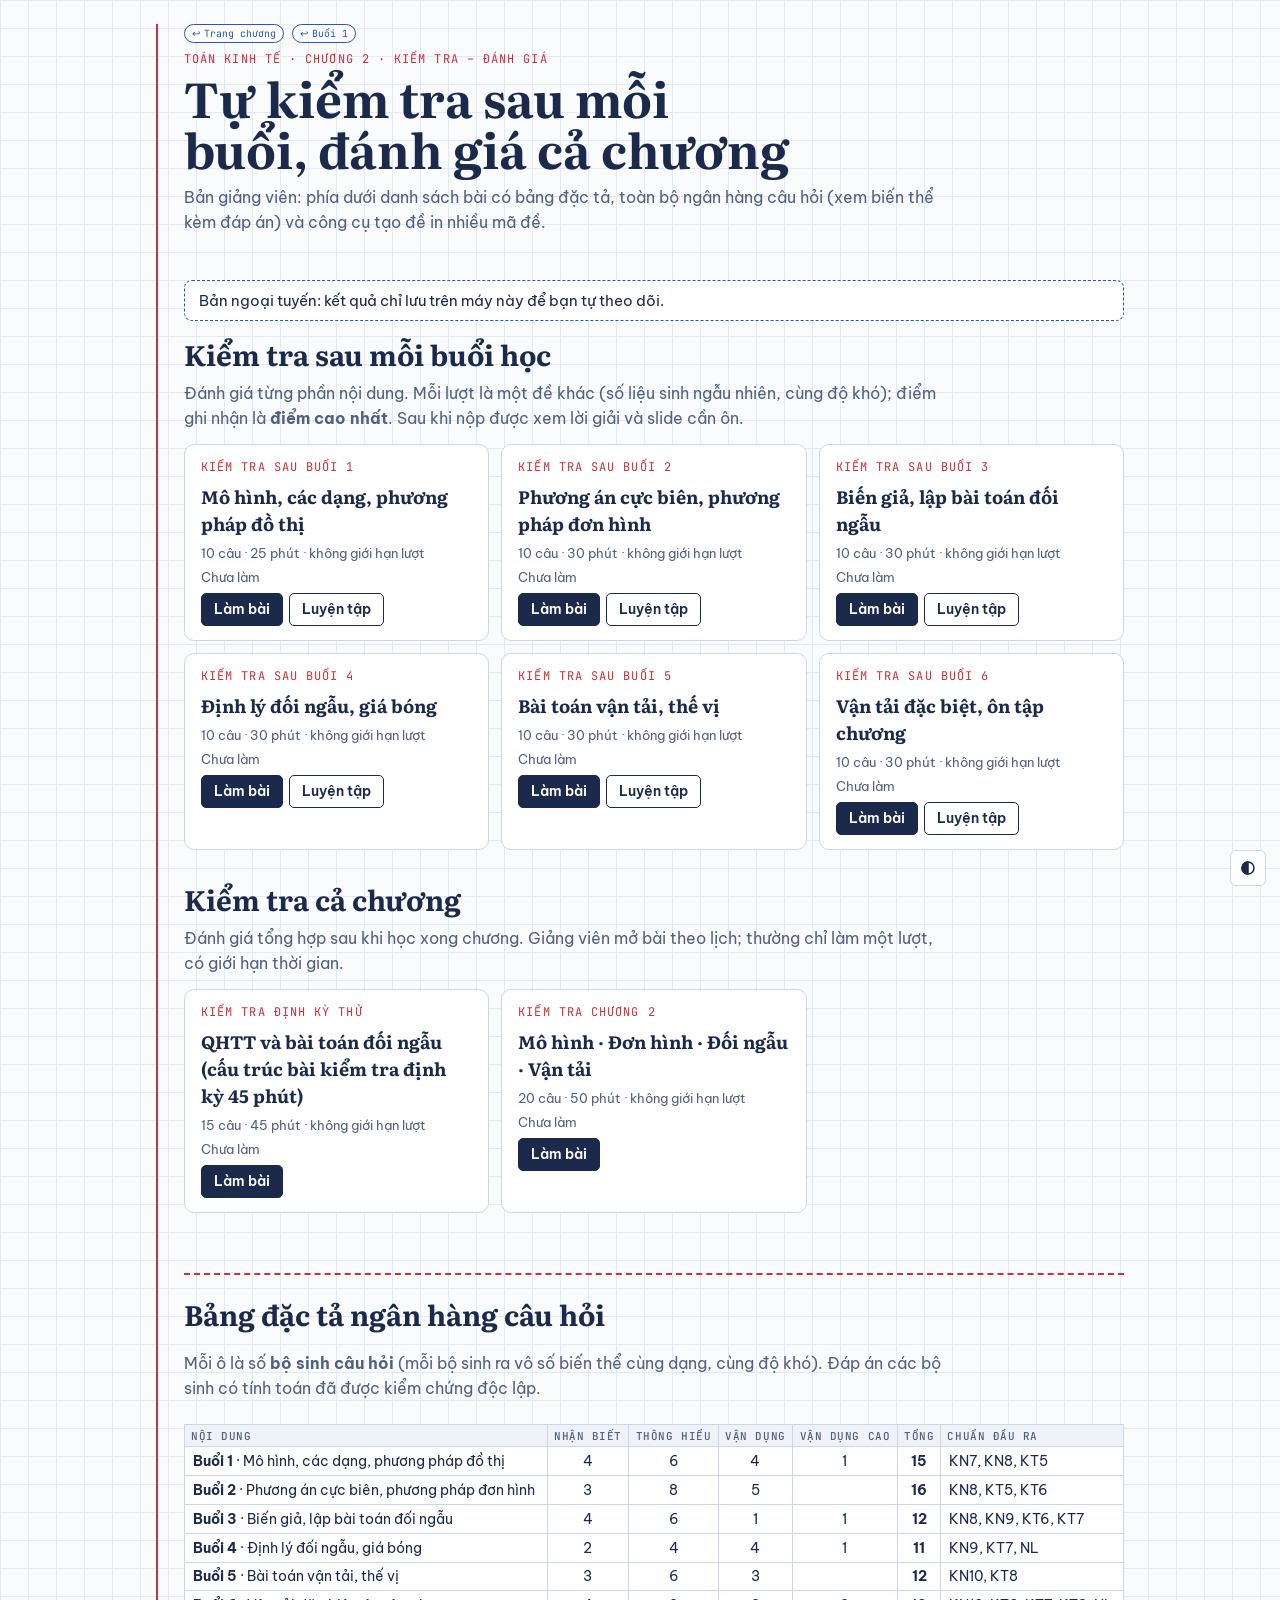
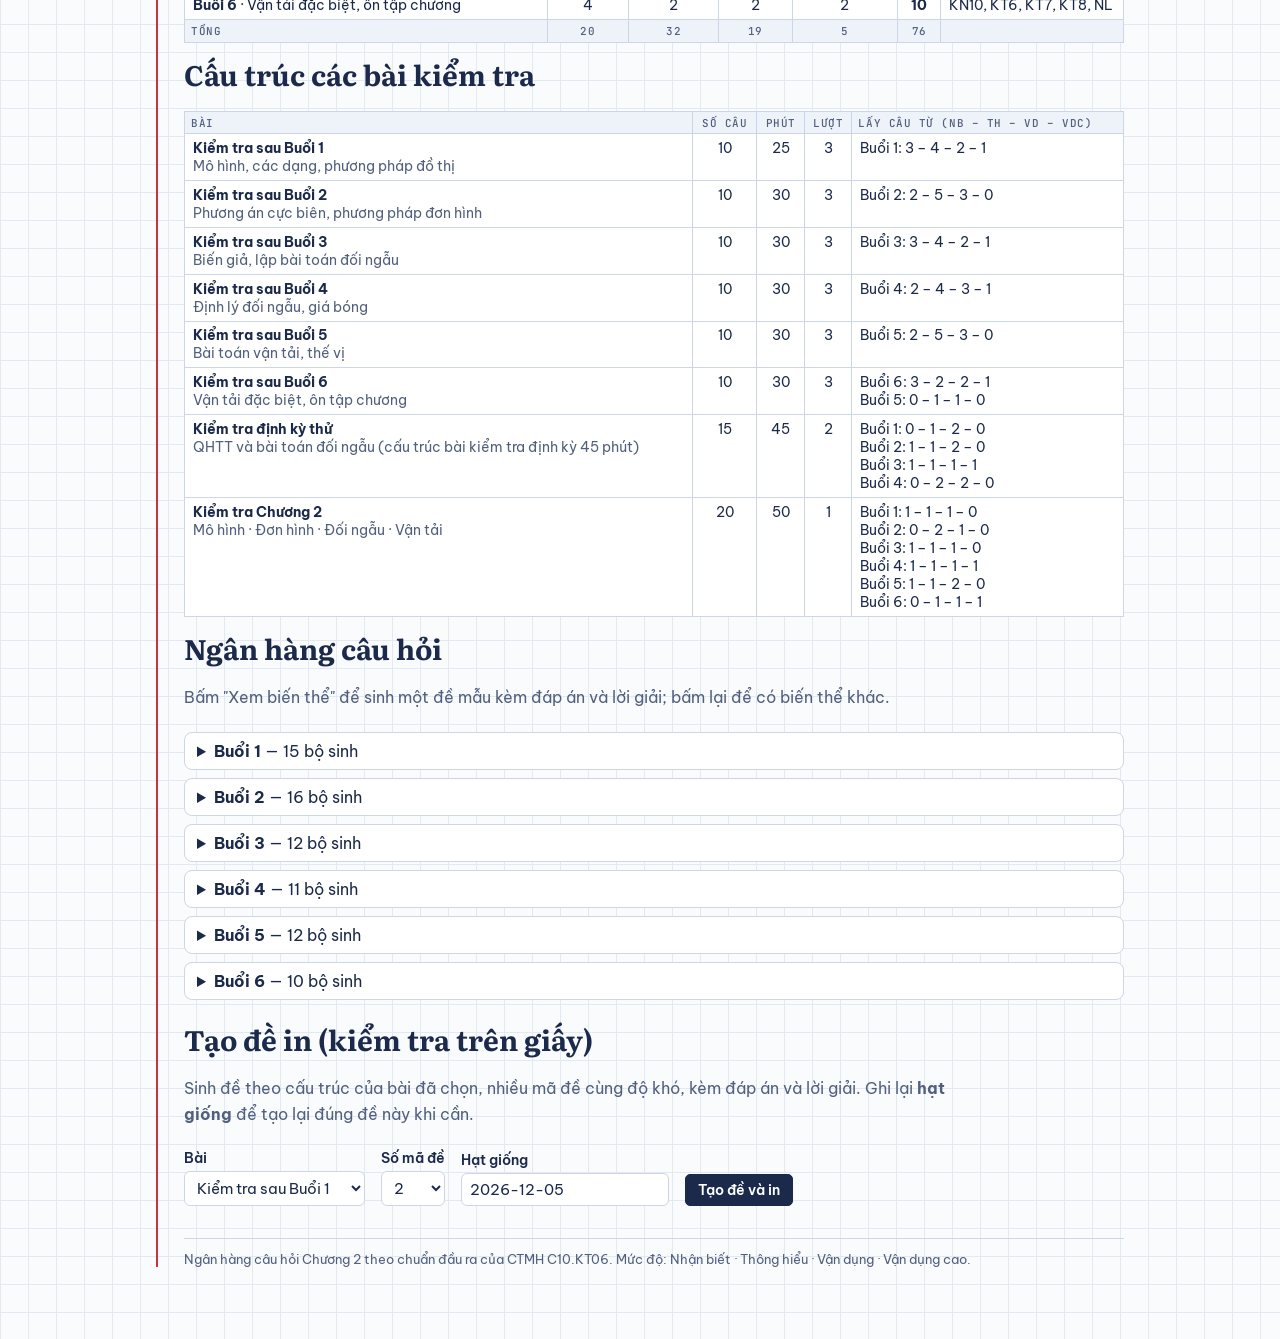
<file: kiem-tra.html>
<!doctype html>
<html lang="vi" data-chapter="chuong2">
<head>
<meta charset="utf-8">
<meta name="viewport" content="width=device-width, initial-scale=1, viewport-fit=cover">
<title>Kiểm tra – đánh giá · Chương 2</title>
<link rel="stylesheet" href="https://fonts.googleapis.com/css2?family=Be+Vietnam+Pro:ital,wght@0,400;0,500;0,600;0,700;1,400&family=JetBrains+Mono:wght@400;500;700&family=Literata:opsz,wght@7..72,500;7..72,700&display=swap">
<link rel="stylesheet" href="lib/katex/katex.min.css">
<link rel="stylesheet" href="assets/deck.css">
<style>
  html, body { height: auto; }
  body { overflow: auto; background-color: var(--paper);
    background-image: linear-gradient(var(--grid) 1px, transparent 1px), linear-gradient(90deg, var(--grid) 1px, transparent 1px);
    background-size: 28px 28px; }
  .wrap { max-width: 1000px; margin: 0 auto; padding-block: 24px 72px; padding-inline: 16px; }
  .sheet { position: relative; padding-left: 28px; display: grid; gap: 32px; }
  .sheet::before { content: ""; position: absolute; left: 0; top: 0; bottom: 0; width: 2px; background: var(--pen); }
  @media (max-width: 520px) { .sheet { padding-left: 14px; } }
  .k { font-family: var(--f-mono); font-size: 12px; letter-spacing: .09em; text-transform: uppercase; color: var(--pen); }
  h1 { font-family: var(--f-display); font-size: clamp(30px, 5vw, 48px); line-height: 1.06; margin: 6px 0 10px; text-wrap: balance; }
  h2.sec { font-family: var(--f-display); font-size: clamp(22px, 3vw, 28px); margin: 0 0 6px; }
  .lead { font-size: 16px; line-height: 1.6; color: var(--ink-2); margin: 0 0 12px; max-width: 70ch; }
  nav.top { display: flex; flex-wrap: wrap; gap: 8px; margin-bottom: 8px; }
  .acct { margin-top: 12px; }
  .btn { font-size: 14px; padding: 7px 12px; text-decoration: none; display: inline-block; }
  .muted { color: var(--ink-2); }
  .tblwrap { overflow-x: auto; }
  table.tbl { font-size: 14px; }

  /* Danh sách bài */
  .kq-group { margin-bottom: 28px; }
  .kq-cards { display: grid; grid-template-columns: repeat(auto-fill, minmax(280px, 1fr)); gap: 12px; }
  .kq-card { background: var(--surface); border: 1.5px solid var(--line); border-radius: 10px; padding: 14px 16px; display: grid; gap: 8px; align-content: start; }
  .kq-card.focus { border: 2px solid var(--pen); box-shadow: var(--shadow); }
  .kq-card h3 { margin: 0; font-family: var(--f-display); font-size: 18px; }
  .kq-card .meta { margin: 0; font-size: 13px; color: var(--ink-2); }
  .kq-stat { display: flex; gap: 10px; align-items: baseline; font-size: 13px; color: var(--ink-2); }
  .kq-stat b { font-family: var(--f-display); font-size: 30px; color: var(--ink); }
  .kq-act { display: flex; flex-wrap: wrap; gap: 6px; }
  .kq-hist { font-size: 13px; overflow-x: auto; }
  .kq-note { background: var(--surface); border: 1.5px dashed var(--blue); border-radius: 8px; padding: 10px 14px; font-size: 14.5px; margin-bottom: 12px; display: flex; flex-wrap: wrap; gap: 8px; align-items: center; }
  .kq-note.warn { border-color: var(--pen); }
  .kq-note.ok { border-color: var(--ok); color: var(--ok); }

  /* Làm bài */
  .kq-bar { position: sticky; top: 0; z-index: 10; background: var(--surface); border: 2px solid var(--ink); border-radius: 10px; padding: 8px 12px; display: flex; flex-wrap: wrap; gap: 8px 14px; align-items: center; margin-bottom: 14px; box-shadow: var(--shadow); }
  .kq-bar > div:first-child { display: grid; font-size: 14px; flex: 1 1 200px; } .kq-bar span { color: var(--ink-2); font-size: 12.5px; }
  .kq-nav { display: flex; flex-wrap: wrap; gap: 4px; }
  .kq-nav a { width: 28px; height: 28px; display: grid; place-items: center; border: 1.5px solid var(--line); border-radius: 6px; font: 600 12px var(--f-mono); color: var(--ink); text-decoration: none; }
  .kq-nav a.xong { background: var(--ink); color: var(--surface); border-color: var(--ink); }
  .kq-time { font: 700 18px var(--f-mono); font-variant-numeric: tabular-nums; }
  .kq-time.gap { color: var(--pen); }
  .kq-form, .kq-review { display: grid; gap: 14px; }
  .kq-q { background: var(--surface); border: 1.5px solid var(--line); border-radius: 10px; padding: 12px 16px; display: grid; gap: 10px; scroll-margin-top: 90px; font-size: 16px; line-height: 1.55; }
  .kq-q header { display: flex; flex-wrap: wrap; gap: 6px 10px; align-items: center; }
  .kq-q header b { font-family: var(--f-display); font-size: 17px; }
  .kq-q .tag { font: 500 11px var(--f-mono); letter-spacing: .04em; text-transform: uppercase; color: var(--ink-2); border: 1px solid var(--line); border-radius: 999px; padding: 1px 8px; }
  .kq-q .mark { margin-left: auto; font-weight: 700; font-size: 14px; }
  .kq-q.dung { border-color: var(--ok); } .kq-q.dung .mark { color: var(--ok); }
  .kq-q.sai { border-color: var(--bad); } .kq-q.sai .mark { color: var(--bad); }
  .kq-q.mot-phan { border-color: var(--blue); } .kq-q.mot-phan .mark { color: var(--blue); }
  .kq-q.loi-so .kq-so input { border-color: var(--bad); }
  .kq-stem { overflow-x: auto; overflow-y: hidden; }
  .kq-stem .tbl { margin: 8px 0; font-size: 14px; width: auto; }
  .kq-opts { display: grid; grid-template-columns: repeat(2, minmax(0, 1fr)); gap: 8px; }
  @media (max-width: 640px) { .kq-opts { grid-template-columns: 1fr; } }
  .op { display: flex; gap: 8px; align-items: baseline; border: 1.5px solid var(--line); border-radius: 8px; padding: 8px 10px; cursor: pointer; overflow-x: auto; }
  .op:hover { border-color: var(--blue); }
  .op input { flex: none; accent-color: var(--ink); }
  .op b { font-family: var(--f-mono); color: var(--blue); }
  .op.chon { border-color: var(--ink); background: color-mix(in srgb, var(--ink) 6%, var(--surface)); }
  .op.khoa { border-color: var(--ok); background: color-mix(in srgb, var(--ok) 12%, var(--surface)); }
  .op.sai { border-color: var(--bad); background: color-mix(in srgb, var(--bad) 10%, var(--surface)); }
  .kq-ds { border-collapse: collapse; width: 100%; font-size: 15px; }
  .kq-ds th, .kq-ds td { border-bottom: 1px solid var(--line); padding: 6px; text-align: left; vertical-align: middle; }
  .kq-ds th { font: 500 11px var(--f-mono); text-transform: uppercase; color: var(--ink-2); }
  .kq-ds .c { text-align: center; width: 54px; }
  .kq-ds input { width: 20px; height: 20px; accent-color: var(--ink); }
  .kq-ds tr.ok td:last-child { color: var(--ok); } .kq-ds tr.no { background: color-mix(in srgb, var(--bad) 8%, transparent); }
  .kq-so { display: flex; flex-wrap: wrap; gap: 8px 14px; align-items: center; }
  .kq-so input { font: 17px var(--f-mono); padding: 7px 10px; width: 10em; border: 1.5px solid var(--ink); border-radius: 6px; background: var(--paper); color: var(--ink); }
  .kq-so .hint { font-size: 12.5px; color: var(--ink-2); }
  .kq-so .key { color: var(--ok); }
  .kq-giai { border-left: 3px solid var(--ok); padding-left: 10px; font-size: 15px; }
  .kq-giai summary { cursor: pointer; font-weight: 600; color: var(--ok); }
  .kq-foot { display: flex; flex-wrap: wrap; gap: 10px; align-items: center; margin-top: 16px; }
  .kq-count { font-size: 14px; color: var(--ink-2); flex: 1; }
  .kq-result { background: var(--surface); border: 2px solid var(--ink); border-radius: 10px; padding: 16px 18px; display: grid; gap: 12px; margin-bottom: 20px; }
  .kq-score { display: flex; gap: 14px; align-items: center; }
  .kq-score b { font-family: var(--f-display); font-size: 64px; line-height: 1; color: var(--pen); }
  .kq-score span { color: var(--ink-2); font-size: 14px; }

  /* Giảng viên */
  #kt-gv { border-top: 2px dashed var(--pen); padding-top: 18px; display: grid; gap: 10px; }
  .kq-bank details { background: var(--surface); border: 1.5px solid var(--line); border-radius: 8px; padding: 8px 12px; margin-bottom: 8px; }
  .kq-bank summary { cursor: pointer; }
  .kq-bank .tbl { font-size: 13px; margin-top: 8px; }
  .kq-sample td { background: var(--paper); }
  .kq-print-form { display: flex; flex-wrap: wrap; gap: 10px 16px; align-items: end; font-size: 14px; }
  .kq-print-form label { display: grid; gap: 4px; font-weight: 600; }
  .kq-print-form select, .kq-print-form input { font: 15px var(--f-body); padding: 6px 8px; border: 1.5px solid var(--line); border-radius: 6px; background: var(--surface); color: var(--ink); }
  .pt-head { display: grid; grid-template-columns: 1.2fr 1.6fr .8fr; gap: 10px; border-bottom: 2px solid var(--ink); padding-bottom: 8px; margin-bottom: 8px; font-size: 14px; }
  .c { text-align: center; }
  .kq-print .kq-q { border: 0; padding: 4px 0; border-radius: 0; }
  .kq-print { display: none; }
  footer { font-size: 13px; color: var(--ink-2); border-top: 1.5px solid var(--line); padding-top: 12px; }
  .themebtn { position: fixed; right: 14px; bottom: calc(14px + env(safe-area-inset-bottom, 0px)); z-index: 5; background: var(--surface); border-color: var(--line); }
  @media print {
    body { background: #fff !important; }
    .themebtn, nav.top, .acct, .kq-act, .kq-bar, .kq-foot, .kq-note, .xref { display: none !important; }
    body.in-de .sheet > *:not(#kt-gv), body.in-de #kt-gv > *:not(#pt-out) { display: none !important; }
    body.in-de .kq-print { display: block; }
    body.in-de .sheet { padding-left: 0; } body.in-de .sheet::before { display: none; }
    .pt-page { break-after: page; font-size: 12pt; }
    .kq-print .kq-q { break-inside: avoid; }
    .kq-print .op { border: 0; padding: 2px 4px; } .kq-print .op input, .kq-print .kq-ds input { display: none; }
    .kq-print .kq-ds td.c::before { content: "☐"; }
    .kq-q { break-inside: avoid; }
  }
</style>
</head>
<body>
<div class="wrap">
<div class="sheet">
  <header>
    <nav class="top"><a class="xref back" href="index.html">Trang chương</a><a class="xref back" href="../index.html" data-aud="hv">Cổng học tập</a><a class="xref back" href="buoi1.html">Buổi 1</a></nav>
    <div class="k">Toán kinh tế · Chương 2 · Kiểm tra – đánh giá</div>
    <h1>Tự kiểm tra sau mỗi buổi, đánh giá cả chương</h1>
    <p class="lead" data-aud="hv">Mỗi bài gồm câu trắc nghiệm, câu Đúng/Sai (4 ý) và câu trả lời ngắn. Số liệu được sinh riêng cho từng lượt làm, nên bạn có thể làm lại để luyện tập mà không "học thuộc đáp án". Sau khi nộp, xem lời giải và mở lại đúng slide cần ôn.</p>
    <p class="lead" data-aud="gv">Bản giảng viên: phía dưới danh sách bài có bảng đặc tả, toàn bộ ngân hàng câu hỏi (xem biến thể kèm đáp án) và công cụ tạo đề in nhiều mã đề.</p>
    <div data-acct></div>
  </header>
  <main id="kt-app" aria-live="polite"></main>
  <section id="kt-gv" data-aud="gv"></section>
  <footer>Ngân hàng câu hỏi Chương 2 theo chuẩn đầu ra của CTMH C10.KT06. Mức độ: Nhận biết · Thông hiểu · Vận dụng · Vận dụng cao.</footer>
</div>
</div>
<button class="ib themebtn" type="button" id="themeBtn" aria-label="Đổi giao diện sáng tối" title="Sáng / tối"><svg viewBox="0 0 24 24"><circle cx="12" cy="12" r="8"/><path d="M12 4a8 8 0 000 16z" fill="currentColor"/></svg></button>
<script src="lib/katex/katex.min.js"></script>
<script src="lib/katex/auto-render.min.js"></script>
<script src="assets/linalg.js"></script>
<script src="assets/qhtt.js"></script>
<script src="assets/kiemtra-core.js"></script>
<script src="ngan-hang.js"></script>
<script src="assets/deck.js"></script>
<script src="assets/taikhoan.js"></script>
<script src="assets/kiemtra.js"></script>
<script>
document.getElementById('themeBtn').addEventListener('click', function () {
  var r = document.documentElement;
  var dark = r.getAttribute('data-theme') === 'dark' || (!r.getAttribute('data-theme') && matchMedia('(prefers-color-scheme: dark)').matches);
  var t = dark ? 'light' : 'dark'; r.setAttribute('data-theme', t);
  try { localStorage.setItem('tkt-theme', t); } catch (e) {}
});
</script>
</body>
</html>
</file>
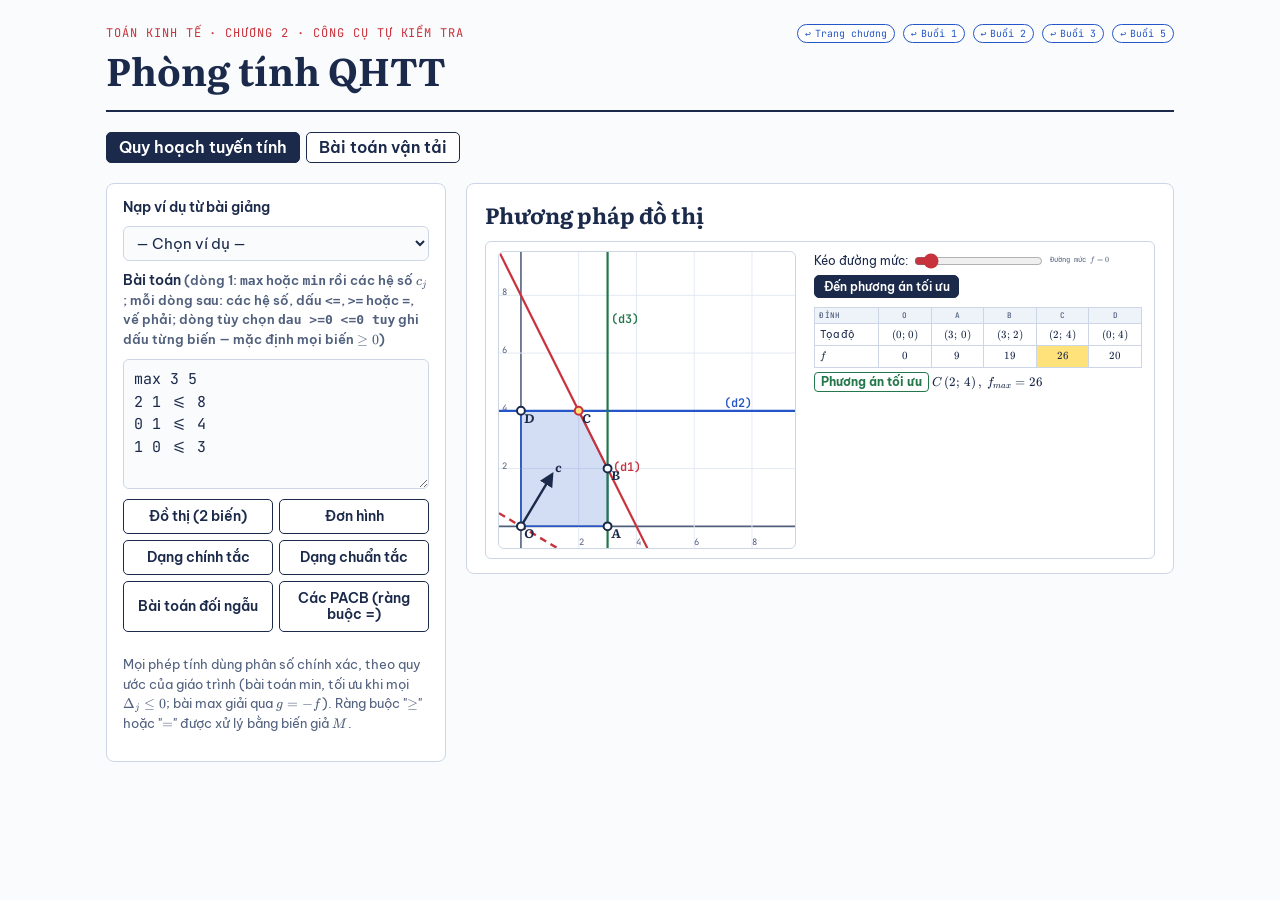
<file: lab.html>
<!doctype html>
<html lang="vi" data-chapter="chuong2">
<head>
<meta charset="utf-8">
<meta name="viewport" content="width=device-width, initial-scale=1, viewport-fit=cover">
<title>Phòng tính QHTT</title>
<link rel="stylesheet" href="https://fonts.googleapis.com/css2?family=Be+Vietnam+Pro:ital,wght@0,400;0,500;0,600;0,700;1,400&family=JetBrains+Mono:wght@400;500;700&family=Literata:opsz,wght@7..72,500;7..72,700&display=swap">
<link rel="stylesheet" href="lib/katex/katex.min.css">
<link rel="stylesheet" href="assets/deck.css">
<style>
  html, body { height: auto; }
  body { overflow: auto; }
  .page { max-width: 1100px; margin: 0 auto; padding-block: 24px 48px; padding-inline: 16px; display: grid; gap: 20px; }
  .top { display: flex; flex-wrap: wrap; gap: 12px; align-items: baseline; justify-content: space-between; border-bottom: 2px solid var(--ink); padding-bottom: 12px; }
  .top h1 { font-family: var(--f-display); font-size: clamp(26px, 4vw, 38px); margin: 0; }
  .top .k { font-family: var(--f-mono); font-size: 12px; letter-spacing: .08em; text-transform: uppercase; color: var(--pen); }
  .top nav { display: flex; gap: 8px; flex-wrap: wrap; }
  .lab { display: grid; grid-template-columns: minmax(0, 340px) minmax(0, 1fr); gap: 20px; align-items: start; }
  @media (max-width: 820px) { .lab { grid-template-columns: 1fr; } }
  .panel { background: var(--surface); border: 1.5px solid var(--line); border-radius: 8px; padding: 14px 16px; display: grid; gap: 10px; font-size: 15px; }
  .panel label { font-weight: 600; font-size: 14px; }
  .panel textarea { width: 100%; min-height: 130px; font: 15px/1.5 var(--f-mono); padding: 8px 10px; border: 1.5px solid var(--line); border-radius: 6px; background: var(--paper); color: var(--ink); resize: vertical; }
  .panel select { font: inherit; padding: 6px 8px; border: 1.5px solid var(--line); border-radius: 6px; background: var(--paper); color: var(--ink); width: 100%; }
  .ops { display: grid; grid-template-columns: 1fr 1fr; gap: 6px; }
  .ops .btn { font-size: 14px; padding: 8px 6px; }
  .hint { font-size: 13px; color: var(--ink-2); line-height: 1.5; }
  .result { background: var(--surface); border: 1.5px solid var(--line); border-radius: 8px; padding: 14px 18px; min-width: 0; display: grid; gap: 10px; font-size: 16px; }
  .result h2 { font-family: var(--f-display); margin: 0; font-size: 22px; }
  .steps { list-style: none; margin: 0; padding: 0; display: grid; gap: 4px; counter-reset: st; }
  .steps li { overflow-x: auto; padding: 4px 0 4px 34px; position: relative; border-bottom: 1px dashed var(--line); }
  .steps li::before { counter-increment: st; content: counter(st); position: absolute; left: 0; top: 50%; transform: translateY(-50%); font-family: var(--f-mono); font-size: 12px; color: var(--pen); border: 1.5px solid var(--pen); border-radius: 999px; width: 22px; height: 22px; display: grid; place-items: center; }
  .final { border: 2px dashed var(--pen); border-radius: 8px; padding: 10px 14px; overflow-x: auto; }
  .err { color: var(--bad); font-weight: 600; }
  #matB-wrap[hidden] { display: none; }
  .tabs { display: flex; gap: 6px; flex-wrap: wrap; }
  .tabs .btn[aria-pressed="true"] { background: var(--ink); color: var(--surface); border-color: var(--ink); }
  .panel input, .panel textarea.short { width: 100%; font: 15px/1.5 var(--f-mono); padding: 6px 10px; border: 1.5px solid var(--line); border-radius: 6px; background: var(--paper); color: var(--ink); }
  .panel textarea.short { min-height: 90px; }
  .row2 { display: grid; grid-template-columns: 1fr 1fr; gap: 8px; }
  form[hidden] { display: none !important; }
  #out .w { margin: 0; }
</style>
</head>
<body>
<div class="page">
  <header class="top">
    <div><div class="k">Toán kinh tế · Chương 2 · Công cụ tự kiểm tra</div><h1>Phòng tính QHTT</h1></div>
    <nav><a class="xref back" href="index.html">Trang chương</a><a class="xref back" href="buoi1.html">Buổi 1</a><a class="xref back" href="buoi2.html">Buổi 2</a><a class="xref back" href="buoi3.html">Buổi 3</a><a class="xref back" href="buoi5.html">Buổi 5</a></nav>
  </header>
  <div class="tabs" role="group" aria-label="Loại bài toán"><button class="btn" type="button" data-tab="lp" aria-pressed="true">Quy hoạch tuyến tính</button><button class="btn" type="button" data-tab="tp" aria-pressed="false">Bài toán vận tải</button></div>
  <div class="lab">
    <form class="panel" id="f-lp" autocomplete="off">
      <label for="ex-lp">Nạp ví dụ từ bài giảng</label>
      <select id="ex-lp">
        <option value="">— Chọn ví dụ —</option>
        <option value="graph|max 3 5\n2 1 <= 8\n0 1 <= 4\n1 0 <= 3">Đồ thị · Ví dụ 2.1/2.10 (Buổi 1)</option>
        <option value="graph|max 2 5\n2 1 <= 4\n-1 1 <= 1\n1 2 <= 10">Đồ thị · BT 2.12b (Buổi 1)</option>
        <option value="graph|max 1 1\n1 1 >= 1\n1 1 <= 3">Đồ thị · BT 2.13c, vô số PATU (Buổi 1)</option>
        <option value="canon|min 2 -1 1\n1 3 -1 = 6\n1 -2 0 >= 3\n2 1 -4 <= 12\ndau >=0 >=0 tuy">Chính tắc · Ví dụ 2.7 (Buổi 1)</option>
        <option value="pacb|min 0 0 0 0\n1 1 1 1 = 6\n0 -1 2 1 = 4">PACB · Ví dụ 2.9 (Buổi 2)</option>
        <option value="simplex|min 0 3 2 0 -1 0\n1 -3 0 -4 0 -2 = 6\n0 2 0 4 1 3 = 5\n0 1 1 0 0 2 = 1">Đơn hình · Ví dụ 2.11 (Buổi 2)</option>
        <option value="simplex|min -10 -30\n2 1 <= 12\n-1 4 <= 2\n5 8 <= 26">Đơn hình · BT 2.14a (Buổi 2)</option>
        <option value="simplex|min 1 4 2 0\n1 3 -2 1 <= 1\n-1 0 1 2 >= 5\n1 -2 1 -1 = 2">Biến giả · Ví dụ 2.12 (Buổi 3)</option>
        <option value="simplex|min 15 12 10\n3 4 2 >= 160\n1 2 3 >= 140">Biến giả · BT 2.5 khẩu phần (Buổi 3)</option>
        <option value="dual|min 1 2 0 3\n1 3 0 4 >= 4\n-3 2 1 3 >= 3">Đối ngẫu · Ví dụ 2.14 (Buổi 3)</option>
        <option value="simplex|max 40 30 60\n1 2 1 <= 60\n2 1 3 <= 85\n1 1 2 <= 55">Giá bóng · Xưởng may (Buổi 4)</option>
      </select>
      <label for="lp">Bài toán <span class="hint">(dòng 1: <code>max</code> hoặc <code>min</code> rồi các hệ số $c_j$; mỗi dòng sau: các hệ số, dấu <code>&lt;=</code>, <code>&gt;=</code> hoặc <code>=</code>, vế phải; dòng tùy chọn <code>dau &gt;=0 &lt;=0 tuy</code> ghi dấu từng biến — mặc định mọi biến $\ge0$)</span></label>
      <textarea id="lp" spellcheck="false">max 3 5
2 1 &lt;= 8
0 1 &lt;= 4
1 0 &lt;= 3</textarea>
      <div class="ops">
        <button class="btn" type="button" data-op="graph">Đồ thị (2 biến)</button>
        <button class="btn" type="button" data-op="simplex">Đơn hình</button>
        <button class="btn" type="button" data-op="canon">Dạng chính tắc</button>
        <button class="btn" type="button" data-op="chuan">Dạng chuẩn tắc</button>
        <button class="btn" type="button" data-op="dual">Bài toán đối ngẫu</button>
        <button class="btn" type="button" data-op="pacb">Các PACB (ràng buộc =)</button>
      </div>
      <p class="hint">Mọi phép tính dùng phân số chính xác, theo quy ước của giáo trình (bài toán min, tối ưu khi mọi $\Delta_j\le0$; bài max giải qua $g=-f$). Ràng buộc "$\ge$" hoặc "$=$" được xử lý bằng biến giả $M$.</p>
    </form>
    <form class="panel" id="f-tp" autocomplete="off" hidden>
      <label for="ex-tp">Nạp ví dụ từ bài giảng</label>
      <select id="ex-tp">
        <option value="">— Chọn ví dụ —</option>
        <option value="min|min|70 45 35 60|20 40 55 60 35|5 6 1 4 9\n4 7 3 2 7\n3 3 5 8 2\n7 1 4 4 5">Ví dụ 2.21 (Buổi 5)</option>
        <option value="min|min|6 8 7 4|12 8 5|3 4 2\n5 7 3\n4 2 5\n7 5 3">BT 2.24a (Buổi 5)</option>
        <option value="min|min|170 250|130 200 90|25 18 40\n32 52 14">Khởi động · Ví dụ 2.6 (Buổi 5)</option>
        <option value="min|min|20 30|15 25 12|3 5 2\n1 4 4">Không cân bằng · Ví dụ 2.24 (Buổi 6)</option>
        <option value="min|min|20 30 2|15 25 12|3 5 2\n1 4 4\n0 M 0">Ô cấm · Ví dụ 2.26 (Buổi 6)</option>
        <option value="max|min|15 18 17|10 12 8 20|2 3 5 2\n3 4 3 1\n5 1 4 4">Phân phối (max) · Ví dụ 2.25 (Buổi 6)</option>
      </select>
      <div class="row2">
        <div><label for="ta">Lượng phát $a_i$</label><input id="ta" value="70 45 35 60"></div>
        <div><label for="tb">Lượng thu $b_j$</label><input id="tb" value="20 40 55 60 35"></div>
      </div>
      <label for="tc">Bảng cước phí / năng suất <span class="hint">(mỗi dòng một điểm phát; ô cấm ghi <code>M</code>)</span></label>
      <textarea id="tc" class="short" spellcheck="false">5 6 1 4 9
4 7 3 2 7
3 3 5 8 2
7 1 4 4 5</textarea>
      <div class="row2">
        <div><label for="ts">Mục tiêu</label><select id="ts"><option value="min">Chi phí nhỏ nhất (min)</option><option value="max">Năng suất lớn nhất (max)</option></select></div>
        <div><label for="tm">Phương án xuất phát</label><select id="tm"><option value="min">Cước phí nhỏ nhất (năng suất lớn nhất)</option><option value="vogel">Vogel</option></select></div>
      </div>
      <div class="ops"><button class="btn primary" type="button" id="tp-run">Giải bằng phương pháp thế vị</button></div>
      <p class="hint">Nếu tổng phát khác tổng thu, công cụ tự thêm điểm phát giả hoặc điểm thu giả (cước 0). Dùng "Bước tiếp" để xem từng lần phân phối, từng vòng thế vị.</p>
    </form>
    <section class="result" aria-live="polite">
      <h2 id="rt">Kết quả</h2>
      <div id="out"></div>
    </section>
  </div>
</div>
<script src="lib/katex/katex.min.js"></script>
<script src="lib/katex/auto-render.min.js"></script>
<script src="assets/linalg.js"></script>
<script src="assets/qhtt.js"></script>
<script src="assets/widgets.js"></script>
<script src="assets/widgets-qhtt.js"></script>
<script src="assets/deck.js"></script>
<script>
(function () {
  const out = document.getElementById('out'), rt = document.getElementById('rt'), LP = document.getElementById('lp');
  const names = { graph: 'Phương pháp đồ thị', simplex: 'Phương pháp đơn hình', canon: 'Dạng chính tắc', chuan: 'Dạng chuẩn tắc', dual: 'Bài toán đối ngẫu', pacb: 'Các phương án cực biên', tp: 'Bài toán vận tải' };
  const esc = s => String(s).replace(/&/g, '&amp;').replace(/"/g, '&quot;').replace(/</g, '&lt;').replace(/>/g, '&gt;');
  const MATH = { delimiters: [{ left: '$$', right: '$$', display: true }, { left: '$', right: '$', display: false }], throwOnError: false };
  function show(op, html) {
    rt.textContent = names[op]; out.innerHTML = html;
    TKTWidgets.initAll(out);
    if (window.renderMathInElement) renderMathInElement(out, MATH);
  }
  function err(op, e) { rt.textContent = names[op]; out.innerHTML = '<p class="err">' + esc(e.message) + '</p><p class="hint">Ví dụ cách nhập: dòng 1 <code>max 3 5</code>, dòng 2 <code>2 1 &lt;= 8</code>, …</p>'; }
  function run(op) {
    const text = LP.value.trim();
    try {
      const lp = QH.parseLP(text); const data = esc(text.split(/\s*\n\s*/).join(' | '));
      if (op === 'graph') {
        if (lp.n !== 2) throw new Error('Phương pháp đồ thị chỉ dùng cho bài toán 2 biến (bài đang có ' + lp.n + ' biến).');
        show(op, '<div data-widget="lpgraph" data-lp="' + data + '"></div>');
      } else if (op === 'simplex') show(op, '<div data-widget="simplex" data-canon="1" data-lp="' + data + '"></div>');
      else if (op === 'canon') show(op, '<div data-widget="canon" data-lp="' + data + '"></div>');
      else if (op === 'chuan') show(op, '<div data-widget="canon" data-to="chuan-tac" data-lp="' + data + '"></div>');
      else if (op === 'dual') show(op, '<div data-widget="dual" data-lp="' + data + '"></div>');
      else if (op === 'pacb') {
        if (lp.rows.some(r => r.op !== '=')) throw new Error('Cách tìm PACB "cho n − m biến bằng 0" dùng cho ràng buộc dạng chính tắc: mọi ràng buộc phải là "=". Hãy đưa về dạng chính tắc trước.');
        show(op, '<div data-widget="pacb" data-a="' + lp.rows.map(r => r.a.map(String).join(' ')).join('; ') + '" data-b="' + lp.rows.map(r => String(r.b)).join(' ') + '"></div>');
      }
    } catch (e) { err(op, e); }
  }
  function runTp() {
    try {
      const a = document.getElementById('ta').value.trim(), b = document.getElementById('tb').value.trim();
      const c = document.getElementById('tc').value.trim().split(/\s*\n\s*/);
      const na = a.split(/[\s,]+/).length, nb = b.split(/[\s,]+/).length;
      if (c.length !== na) throw new Error('Bảng có ' + c.length + ' dòng nhưng có ' + na + ' điểm phát.');
      c.forEach((r, i) => { const k = r.split(/[\s,]+/).length; if (k !== nb) throw new Error('Dòng ' + (i + 1) + ' của bảng có ' + k + ' ô nhưng có ' + nb + ' điểm thu.'); });
      show('tp', '<div data-widget="transport" data-a="' + esc(a) + '" data-b="' + esc(b) + '" data-c="' + esc(c.join('; ')) + '" data-sense="' + document.getElementById('ts').value + '" data-method="' + document.getElementById('tm').value + '"></div>');
    } catch (e) { err('tp', e); }
  }
  document.querySelectorAll('[data-op]').forEach(b => b.addEventListener('click', () => run(b.dataset.op)));
  document.getElementById('tp-run').addEventListener('click', runTp);
  document.getElementById('ex-lp').addEventListener('change', e => { const v = e.target.value; if (!v) return; const i = v.indexOf('|'); LP.value = v.slice(i + 1).replace(/\\n/g, '\n'); run(v.slice(0, i)); });
  document.getElementById('ex-tp').addEventListener('change', e => {
    const v = e.target.value; if (!v) return; const p = v.split('|');
    document.getElementById('ts').value = p[0]; document.getElementById('tm').value = p[1];
    document.getElementById('ta').value = p[2]; document.getElementById('tb').value = p[3]; document.getElementById('tc').value = p[4].replace(/\\n/g, '\n'); runTp();
  });
  function tab(t) {
    document.querySelectorAll('[data-tab]').forEach(b => b.setAttribute('aria-pressed', String(b.dataset.tab === t)));
    document.getElementById('f-lp').hidden = t !== 'lp'; document.getElementById('f-tp').hidden = t !== 'tp';
    if (t === 'lp') run('graph'); else runTp();
  }
  document.querySelectorAll('[data-tab]').forEach(b => b.addEventListener('click', () => tab(b.dataset.tab)));
  document.querySelectorAll('form').forEach(f => f.addEventListener('submit', e => e.preventDefault()));
  if (window.renderMathInElement) renderMathInElement(document.querySelector('.lab'), MATH);
  if (location.hash === '#van-tai') tab('tp'); else run('graph');
})();
</script>
</body>
</html>
</file>
<file: assets/deck.css>
/* Bố cục: sân khấu 16:9 (1280×720) co giãn vừa màn chiếu; nền "vở ô li" với lề đỏ.
   Màn hình hẹp (điện thoại) tự chuyển sang chế độ đọc: các slide xếp dọc. */
:root {
  --paper: #fafbfd;      /* giấy vở, ánh xanh rất nhẹ */
  --grid: #e3e9f3;       /* đường ô li */
  --surface: #ffffff;    /* thẻ, khung */
  --ink: #1b2a4a;        /* mực xanh đen */
  --ink-2: #51607d;      /* chữ phụ */
  --line: #cdd6e6;       /* viền */
  --pen: #c8323c;        /* bút đỏ của giảng viên — điểm nhấn */
  --blue: #2456c7;       /* bút bi xanh — tương tác, liên kết */
  --ok: #23774a;
  --bad: #b3261e;
  --marker: #ffe27a;     /* bút dạ quang */
  --marker-ink: #1b2a4a;
  --chip: #eef2f9;
  --shadow: 0 1px 2px rgba(27,42,74,.08), 0 6px 20px rgba(27,42,74,.06);
  --f-display: "Literata", "Noto Serif", Georgia, "Times New Roman", serif;
  --f-body: "Be Vietnam Pro", "Segoe UI", Roboto, Arial, sans-serif;
  --f-mono: "JetBrains Mono", Consolas, "Courier New", monospace;
  --bar-h: 52px;
}
@media (prefers-color-scheme: dark) {
  :root:not([data-theme="light"]) {
    --paper: #17251f; --grid: #1f3029; --surface: #1d2e27; --ink: #edf2ea; --ink-2: #a8b9ae;
    --line: #36504490; --pen: #ff8a7a; --blue: #8fb6ff; --ok: #7fd49b; --bad: #ff8a80;
    --marker: #6b5a12; --marker-ink: #fff6cf; --chip: #243a31;
    --shadow: 0 1px 2px rgba(0,0,0,.3), 0 6px 20px rgba(0,0,0,.25);
    color-scheme: dark;
  }
}
:root[data-theme="dark"] {
  --paper: #17251f; --grid: #1f3029; --surface: #1d2e27; --ink: #edf2ea; --ink-2: #a8b9ae;
  --line: #36504490; --pen: #ff8a7a; --blue: #8fb6ff; --ok: #7fd49b; --bad: #ff8a80;
  --marker: #6b5a12; --marker-ink: #fff6cf; --chip: #243a31;
  --shadow: 0 1px 2px rgba(0,0,0,.3), 0 6px 20px rgba(0,0,0,.25);
  color-scheme: dark;
}

* { box-sizing: border-box; }
html, body { height: 100%; }
body { margin: 0; background: var(--paper); color: var(--ink); font-family: var(--f-body); -webkit-font-smoothing: antialiased; }
a { color: var(--blue); }
:focus-visible { outline: 3px solid var(--blue); outline-offset: 2px; border-radius: 4px; }
button { font: inherit; color: inherit; }

/* ---------- Sân khấu ---------- */
.deck { position: fixed; inset: 0 0 calc(var(--bar-h) + env(safe-area-inset-bottom, 0px)) 0; overflow: hidden; }
.stage { position: absolute; left: 50%; top: 50%; width: 1280px; height: 720px; transform-origin: center center; }
.slide {
  position: absolute; inset: 0; display: none; flex-direction: column; gap: .7em;
  padding: 40px 64px 36px 92px; font-size: 24px; line-height: 1.45;
  background-color: var(--paper);
  background-image:
    linear-gradient(90deg, transparent 63px, var(--pen) 63px, var(--pen) 64.5px, transparent 64.5px),
    linear-gradient(var(--grid) 1px, transparent 1px),
    linear-gradient(90deg, var(--grid) 1px, transparent 1px);
  background-size: 100% 100%, 32px 32px, 32px 32px;
  background-position: 0 0, 0 -1px, -1px 0;
  border-radius: 6px; box-shadow: var(--shadow);
  overflow: hidden;
}
.slide.active { display: flex; }
.slide > * { min-width: 0; }

/* Tiêu đề slide */
.eyebrow { font-family: var(--f-mono); font-size: .58em; letter-spacing: .08em; text-transform: uppercase; color: var(--pen); font-weight: 500; }
.slide h2 { font-family: var(--f-display); font-weight: 700; font-size: 1.62em; line-height: 1.15; margin: 0; text-wrap: balance; letter-spacing: -.005em; }
.slide h3 { font-family: var(--f-display); font-weight: 700; font-size: 1.05em; margin: 0 0 .25em; }
.slide p { margin: 0; }
.slide ul, .slide ol { margin: 0; padding-left: 1.2em; display: grid; gap: .25em; }
.slide .head { display: grid; gap: .15em; }
.slide .body { flex: 1; min-height: 0; display: flex; flex-direction: column; gap: .7em; }
.small { font-size: .82em; }
.tiny { font-size: .68em; }
.muted { color: var(--ink-2); }
.pen { color: var(--pen); }
.blue { color: var(--blue); }
.center { text-align: center; }
.hl { background: linear-gradient(transparent 52%, var(--marker) 52%, var(--marker) 92%, transparent 92%); color: inherit; padding: 0 .1em; }
:root[data-theme="dark"] .hl { color: var(--marker-ink); }
@media (prefers-color-scheme: dark) { :root:not([data-theme="light"]) .hl { color: var(--marker-ink); } }
b, strong { font-weight: 700; }

/* Lưới bố cục */
.cols { display: grid; grid-template-columns: 1fr 1fr; gap: 1.1em; align-items: start; }
.cols.c3 { grid-template-columns: repeat(3, 1fr); }
.cols.c4 { grid-template-columns: repeat(4, 1fr); }
.cols.w64 { grid-template-columns: 1.6fr 1fr; }
.cols.w46 { grid-template-columns: 1fr 1.6fr; }
.cols > * { min-width: 0; }
.stack { display: flex; flex-direction: column; gap: .55em; }
.row { display: flex; flex-wrap: wrap; gap: .6em; align-items: center; }
.grow { flex: 1; }

/* Khung nội dung có nhãn */
.box { background: var(--surface); border: 1.5px solid var(--line); border-radius: 6px; padding: .55em .8em; position: relative; }
.box[data-tag] { padding-top: .85em; }
.box[data-tag]::before {
  content: attr(data-tag); position: absolute; top: -.72em; left: .7em; background: var(--surface);
  font-family: var(--f-mono); font-size: .55em; letter-spacing: .08em; text-transform: uppercase; padding: .1em .5em; border-radius: 3px; border: 1.5px solid currentColor;
}
.box.key { border: 2px dashed var(--pen); }
.box.key::before { color: var(--pen); }
.box.warn { border-color: var(--bad); }
.box.warn::before { color: var(--bad); }
.box.tip::before { color: var(--ok); }
.box.tip { border-color: color-mix(in srgb, var(--ok) 60%, var(--line)); }
.box.eco { border-color: var(--blue); }
.box.eco::before { color: var(--blue); }
.box.plain { background: transparent; border-style: dotted; }
.formula { font-size: 1.05em; text-align: center; padding: .25em 0; overflow-x: auto; overflow-y: hidden; }

/* Bảng */
table.tbl { border-collapse: collapse; width: 100%; font-size: .8em; background: var(--surface); }
.tbl th, .tbl td { border: 1.5px solid var(--line); padding: .35em .55em; text-align: left; vertical-align: top; }
.tbl th { font-family: var(--f-mono); font-weight: 500; font-size: .78em; letter-spacing: .05em; text-transform: uppercase; color: var(--ink-2); background: var(--chip); }
.tbl td.c, .tbl th.c { text-align: center; }

/* Chip và liên kết chéo */
.chip { display: inline-flex; align-items: center; gap: .35em; font-family: var(--f-mono); font-size: .6em; letter-spacing: .04em; padding: .25em .6em; border-radius: 999px; background: var(--chip); color: var(--ink-2); border: 1px solid var(--line); white-space: nowrap; }
.chip.lt { color: var(--blue); border-color: var(--blue); }
.chip.bt { color: var(--pen); border-color: var(--pen); }
a.xref { display: inline-flex; align-items: center; gap: .4em; font-size: .62em; font-family: var(--f-mono); text-decoration: none; color: var(--blue); border: 1.5px solid var(--blue); border-radius: 999px; padding: .2em .7em; background: var(--surface); white-space: nowrap; }
a.xref:hover { background: var(--blue); color: var(--surface); }
a.xref::before { content: "↗"; }
a.xref.back::before { content: "↩"; }

/* Bước hiện dần */
.step { opacity: 0; transform: translateY(6px); transition: opacity .35s ease, transform .35s ease; }
.step.shown { opacity: 1; transform: none; }
.step.current { }
@media (prefers-reduced-motion: reduce) { .step { transition: none; transform: none; } }

/* ---------- Slide bìa ---------- */
.slide.cover { justify-content: center; gap: 1em; }
.cover .num { font-family: var(--f-display); font-weight: 700; font-size: 6.2em; line-height: .9; color: var(--pen); letter-spacing: -.03em; }
.cover .num small { font-size: .22em; letter-spacing: .02em; color: var(--ink-2); font-family: var(--f-mono); font-weight: 500; display: block; margin-bottom: .4em; text-transform: uppercase; }
.cover h1 { font-family: var(--f-display); font-size: 2.1em; line-height: 1.1; margin: 0; text-wrap: balance; }
.cover .sub { color: var(--ink-2); font-size: .95em; }
.cover .meta { display: flex; gap: .5em; flex-wrap: wrap; }
.cover .toc-mini { display: grid; grid-template-columns: repeat(2, minmax(0, 1fr)); gap: .3em 1.6em; font-size: .78em; border-top: 2px solid var(--ink); padding-top: .6em; max-width: 980px; }
.cover .toc-mini a { color: var(--ink); text-decoration: none; display: flex; gap: .6em; }
.cover .toc-mini a span { font-family: var(--f-mono); color: var(--pen); font-size: .85em; min-width: 3.6em; }
.cover .toc-mini a:hover { color: var(--blue); }

/* ---------- Mục tiêu bài dạy ---------- */
.obj { display: grid; grid-template-columns: repeat(3, minmax(0, 1fr)); gap: 1em; }
.obj > div { background: var(--surface); border: 1.5px solid var(--line); border-radius: 6px; padding: .7em .85em; display: flex; flex-direction: column; gap: .4em; }
.obj h3 { display: flex; align-items: baseline; gap: .45em; font-size: .95em; }
.obj h3 i { font-style: normal; font-family: var(--f-mono); font-size: .62em; color: var(--surface); background: var(--ink); border-radius: 3px; padding: .1em .45em; }
.obj ul { font-size: .74em; gap: .35em; }
.obj li::marker { color: var(--pen); }
.evidence { font-size: .72em; border-top: 2px solid var(--ink); padding-top: .45em; display: flex; gap: .7em; align-items: baseline; }
.evidence b { font-family: var(--f-mono); font-size: .8em; letter-spacing: .06em; text-transform: uppercase; color: var(--pen); white-space: nowrap; }

/* ---------- Tiến trình buổi học ---------- */
.plan { display: grid; gap: .45em; font-size: .78em; }
.plan .p { display: grid; grid-template-columns: 6.2em 1fr 9.5em; gap: .9em; align-items: start; background: var(--surface); border: 1.5px solid var(--line); border-radius: 6px; padding: .45em .75em; }
.plan .t { font-family: var(--f-mono); font-size: .82em; color: var(--pen); font-weight: 500; }
.plan .t small { display: block; color: var(--ink-2); font-weight: 400; }
.plan .m { font-size: .82em; color: var(--ink-2); text-align: right; }
.plan .c b { display: block; }
.plan .c span { color: var(--ink-2); font-size: .9em; }
.plan .p.bt { border-left: 6px solid var(--pen); }
.plan .p.lt { border-left: 6px solid var(--blue); }

/* ---------- Ma trận HTML (tương tác) ---------- */
.mx { display: inline-flex; align-items: stretch; vertical-align: middle; position: relative; padding: 0 .35em; }
.mx::before, .mx::after { content: ""; width: .45em; border: 2px solid var(--ink); }
.mx::before { border-right: 0; border-radius: .6em 0 0 .6em; }
.mx::after { border-left: 0; border-radius: 0 .6em .6em 0; }
.mx.det::before, .mx.det::after { width: 0; border-radius: 0; border-width: 0 0 0 2px; }
.mx-grid { display: grid; gap: .1em .2em; padding: .15em .25em; }
.mx-grid > span { min-width: 1.9em; text-align: center; padding: .12em .2em; border-radius: 4px; font-variant-numeric: tabular-nums; transition: background .2s, color .2s; }
.mx-grid > span.ghost { opacity: .35; }
.mx-grid > span.on { background: var(--marker); color: var(--marker-ink); }
.mx-grid > span.on2 { background: color-mix(in srgb, var(--blue) 22%, transparent); }
.mx-grid > span.onr { background: color-mix(in srgb, var(--pen) 22%, transparent); }
.mx-grid > span.pick { cursor: pointer; }
.mx-grid > span.pick:hover { outline: 2px solid var(--blue); }
.mx-grid > span.sel { outline: 2.5px solid var(--pen); }
.mx-name { font-family: var(--f-display); font-weight: 700; font-style: italic; margin-right: .2em; }
.mx-row { display: flex; align-items: center; gap: .5em; flex-wrap: wrap; }

/* ---------- Widget chung ---------- */
.w { background: var(--surface); border: 1.5px solid var(--line); border-radius: 6px; padding: .55em .75em; display: flex; flex-direction: column; gap: .45em; }
.w .ctrl { display: flex; flex-wrap: wrap; gap: .4em; align-items: center; font-size: .72em; }
.btn { cursor: pointer; border: 1.5px solid var(--ink); background: var(--surface); color: var(--ink); border-radius: 5px; padding: .3em .75em; font-size: 1em; font-weight: 600; line-height: 1.2; }
.btn:hover { background: var(--ink); color: var(--surface); }
.btn.primary { background: var(--ink); color: var(--surface); }
.btn.primary:hover { background: var(--blue); border-color: var(--blue); }
.btn.on { background: var(--pen); color: #fff; border-color: var(--pen); }
.btn[disabled] { opacity: .4; cursor: default; }
.w input[type=number], .w input[type=text] { font: inherit; width: 4.2em; padding: .15em .3em; border: 1.5px solid var(--line); border-radius: 4px; background: var(--paper); color: var(--ink); }
.w input[type=range] { accent-color: var(--pen); }
.w .out { font-size: .86em; overflow-x: auto; overflow-y: hidden; }
.w .stepinfo { font-family: var(--f-mono); font-size: .62em; color: var(--ink-2); }
.verdict { font-weight: 700; padding: .1em .5em; border-radius: 4px; display: inline-block; }
.verdict.ok { color: var(--ok); border: 1.5px solid var(--ok); }
.verdict.bad { color: var(--bad); border: 1.5px solid var(--bad); }
.verdict.mid { color: var(--blue); border: 1.5px solid var(--blue); }

/* Quiz */
.quiz { display: flex; flex-direction: column; gap: .45em; }
.quiz .q { font-weight: 600; }
.quiz .opts { list-style: none; padding: 0; margin: 0; display: grid; grid-template-columns: repeat(2, minmax(0, 1fr)); gap: .4em; }
.quiz .opts.one { grid-template-columns: 1fr; }
.quiz .opt { width: 100%; text-align: left; cursor: pointer; display: flex; gap: .6em; align-items: baseline; background: var(--surface); border: 1.5px solid var(--line); border-radius: 6px; padding: .35em .6em; font-size: .9em; }
.quiz .opt:hover { border-color: var(--blue); }
.quiz .opt .L { font-family: var(--f-mono); font-weight: 700; color: var(--blue); }
.quiz .opt.right { border-color: var(--ok); background: color-mix(in srgb, var(--ok) 14%, var(--surface)); }
.quiz .opt.wrong { border-color: var(--bad); background: color-mix(in srgb, var(--bad) 12%, var(--surface)); }
.quiz .explain { font-size: .82em; border-left: 3px solid var(--ok); padding-left: .6em; }

/* Đúng/Sai */
.tf { list-style: none; padding: 0; margin: 0; display: grid; gap: .35em; }
.tf li { display: grid; grid-template-columns: 1fr auto; gap: .6em; align-items: center; background: var(--surface); border: 1.5px solid var(--line); border-radius: 6px; padding: .3em .6em; font-size: .86em; }
.tf .tfb { display: flex; gap: .3em; }
.tf .tfb button { cursor: pointer; width: 2.2em; border: 1.5px solid var(--ink-2); border-radius: 4px; background: var(--surface); font-weight: 700; font-family: var(--f-mono); }
.tf li.right { border-color: var(--ok); }
.tf li.wrong { border-color: var(--bad); }
.tf .why { grid-column: 1 / -1; font-size: .86em; color: var(--ink-2); }

/* Lời giải ẩn */
.reveal-btn { align-self: flex-start; cursor: pointer; font-family: var(--f-mono); font-size: .6em; letter-spacing: .05em; text-transform: uppercase; border: 1.5px solid var(--pen); color: var(--pen); background: var(--surface); border-radius: 999px; padding: .3em .9em; }
.reveal-btn:hover { background: var(--pen); color: #fff; }
.ans { border-left: 3px solid var(--pen); padding-left: .7em; }

/* Đồng hồ hoạt động */
.timer { display: inline-flex; align-items: center; gap: .5em; font-family: var(--f-mono); font-size: .7em; border: 1.5px solid var(--ink); border-radius: 999px; padding: .2em .3em .2em .8em; background: var(--surface); }
.timer .tv { font-size: 1.3em; font-weight: 700; min-width: 3.2em; font-variant-numeric: tabular-nums; }
.timer.done .tv { color: var(--pen); }
.timer button { cursor: pointer; border: 0; background: var(--ink); color: var(--surface); border-radius: 999px; padding: .2em .7em; font-family: var(--f-mono); }

/* Sơ đồ tư duy / quy trình */
.flow { display: flex; align-items: stretch; gap: .4em; flex-wrap: wrap; }
.flow > .n { background: var(--surface); border: 1.5px solid var(--ink); border-radius: 6px; padding: .35em .6em; font-size: .78em; display: flex; flex-direction: column; justify-content: center; }
.flow > .a { align-self: center; color: var(--pen); font-weight: 700; }
.flow > .n b { font-family: var(--f-mono); font-size: .75em; color: var(--pen); }

/* Thẻ kiến thức (lưới) */
.cards { display: grid; gap: .6em; grid-template-columns: repeat(var(--n, 3), minmax(0, 1fr)); }
.card { background: var(--surface); border: 1.5px solid var(--line); border-radius: 6px; padding: .5em .7em; font-size: .8em; display: flex; flex-direction: column; gap: .3em; }
.card h4 { margin: 0; font-size: .95em; font-weight: 700; display: flex; justify-content: space-between; gap: .5em; align-items: baseline; }
.card h4 small { font-family: var(--f-mono); font-weight: 500; font-size: .7em; color: var(--pen); }

/* KaTeX */
.katex { font-size: 1.08em; }
.katex-display { margin: .25em 0; overflow-x: auto; overflow-y: hidden; padding: .1em 0; }
.slide .katex-display > .katex { white-space: nowrap; }

/* ---------- Thanh điều khiển ---------- */
.bar {
  position: fixed; left: 0; right: 0; bottom: 0; height: calc(var(--bar-h) + env(safe-area-inset-bottom, 0px)); padding: 0 12px env(safe-area-inset-bottom, 0px);
  display: flex; align-items: center; gap: 10px; background: var(--surface); border-top: 1.5px solid var(--line); z-index: 20; font-size: 13px;
}
.bar .who { font-family: var(--f-mono); font-size: 12px; color: var(--ink-2); white-space: nowrap; overflow: hidden; text-overflow: ellipsis; min-width: 0; flex: 0 1 auto; }
.bar .who b { color: var(--pen); font-weight: 500; }
.bar .prog { flex: 1; height: 4px; background: var(--grid); border-radius: 2px; position: relative; min-width: 40px; }
.bar .prog i { position: absolute; left: 0; top: 0; bottom: 0; background: var(--pen); border-radius: 2px; transition: width .25s; }
.bar .cnt { font-family: var(--f-mono); font-variant-numeric: tabular-nums; font-size: 12px; white-space: nowrap; }
.bar .tools { display: flex; gap: 4px; }
.ib { cursor: pointer; border: 1.5px solid transparent; background: transparent; border-radius: 6px; height: 36px; min-width: 36px; padding: 0 8px; display: inline-flex; align-items: center; justify-content: center; gap: 6px; color: var(--ink); font-size: 13px; font-weight: 600; text-decoration: none; }
.ib:hover { border-color: var(--line); background: var(--chip); }
.ib.on { border-color: var(--pen); color: var(--pen); }
.ib svg { width: 18px; height: 18px; stroke: currentColor; fill: none; stroke-width: 2; stroke-linecap: round; stroke-linejoin: round; }
.ib .lbl { display: none; }
@media (min-width: 1100px) { .ib .lbl { display: inline; } }
@media (max-width: 520px) { .bar { gap: 4px; padding-left: 6px; padding-right: 6px; } .bar .who, .bar [data-act=full] { display: none; } .bar .tools { gap: 0; } .ib { min-width: 34px; padding: 0 6px; } }

/* Mục lục */
.drawer { position: fixed; top: 0; bottom: calc(var(--bar-h) + env(safe-area-inset-bottom, 0px)); left: 0; width: min(380px, 92vw); background: var(--surface); border-right: 1.5px solid var(--line); z-index: 30; transform: translateX(-102%); transition: transform .25s ease; display: flex; flex-direction: column; padding-top: env(safe-area-inset-top, 0px); }
.drawer.open { transform: none; box-shadow: var(--shadow); }
.drawer header { padding: 14px 16px 10px; border-bottom: 1.5px solid var(--line); }
.drawer header .k { font-family: var(--f-mono); font-size: 11px; color: var(--pen); letter-spacing: .08em; text-transform: uppercase; }
.drawer header h3 { font-family: var(--f-display); margin: 2px 0 0; font-size: 18px; }
.drawer nav { overflow: auto; padding: 8px 8px 16px; font-size: 14px; }
.drawer .sec { font-family: var(--f-mono); font-size: 11px; letter-spacing: .07em; text-transform: uppercase; color: var(--pen); margin: 12px 8px 4px; }
.drawer a { display: grid; grid-template-columns: 2.2em 1fr; gap: 6px; padding: 5px 8px; border-radius: 5px; color: var(--ink); text-decoration: none; }
.drawer a span { font-family: var(--f-mono); color: var(--ink-2); font-size: 12px; }
.drawer a:hover { background: var(--chip); }
.drawer a.cur { background: var(--ink); color: var(--surface); }
.drawer a.cur span { color: var(--surface); }
.drawer .links { padding: 10px 12px; border-top: 1.5px solid var(--line); display: flex; gap: 6px; flex-wrap: wrap; }
.drawer .links a { display: inline-block; font-size: 12px; font-family: var(--f-mono); border: 1.5px solid var(--blue); color: var(--blue); padding: 4px 10px; border-radius: 999px; }

/* Ghi chú giảng viên */
aside.note { display: none; }
.notes { position: fixed; right: 12px; bottom: calc(var(--bar-h) + 12px + env(safe-area-inset-bottom, 0px)); width: min(460px, calc(100vw - 24px)); max-height: 46vh; overflow: auto; background: var(--surface); border: 2px solid var(--pen); border-radius: 8px; padding: 10px 14px; z-index: 25; font-size: 14px; line-height: 1.5; box-shadow: var(--shadow); }
.notes .k { font-family: var(--f-mono); font-size: 11px; letter-spacing: .08em; text-transform: uppercase; color: var(--pen); }
.notes ul { margin: 4px 0; padding-left: 18px; }
.keys { font-size: 12px; color: var(--ink-2); }
kbd { font-family: var(--f-mono); font-size: .85em; border: 1px solid var(--line); border-bottom-width: 2px; border-radius: 4px; padding: 0 .35em; background: var(--chip); }

/* ---------- Chế độ đọc (điện thoại / cuộn) ---------- */
.deck.read { position: static; overflow: visible; padding: 12px 16px calc(var(--bar-h) + 24px); }
.deck.read .stage { position: static; width: auto; height: auto; transform: none !important; display: flex; flex-direction: column; gap: 18px; max-width: 1000px; margin: 0 auto; }
.deck.read .slide { position: relative; display: flex; inset: auto; font-size: 16px; padding: 22px 18px 22px 30px; background-size: 100% 100%, 24px 24px, 24px 24px; background-image: linear-gradient(90deg, transparent 15px, var(--pen) 15px, var(--pen) 16.5px, transparent 16.5px), linear-gradient(var(--grid) 1px, transparent 1px), linear-gradient(90deg, var(--grid) 1px, transparent 1px); overflow: visible; }
.deck.read .step { opacity: 1; transform: none; }
.deck.read .cols, .deck.read .cols.c3, .deck.read .cols.c4, .deck.read .cols.w64, .deck.read .cols.w46, .deck.read .obj { grid-template-columns: 1fr; }
.deck.read .cards { grid-template-columns: repeat(auto-fit, minmax(200px, 1fr)); }
.deck.read .plan .p { grid-template-columns: 1fr; gap: .2em; }
.deck.read .plan .m { text-align: left; }
.deck.read .quiz .opts { grid-template-columns: 1fr; }
.deck.read .cover .num { font-size: 4em; }
.deck.read .cover .toc-mini { grid-template-columns: 1fr; }
.deck.read .slide .body { flex: none; }
@media (min-width: 760px) { .deck.read .slide { font-size: 19px; padding: 30px 36px 30px 56px; } }

/* ---------- Đồ họa của công cụ ---------- */
.hlrow { color: var(--pen); font-weight: 700; }
svg.plane { width: 100%; height: auto; background: var(--surface); border: 1.5px solid var(--line); border-radius: 6px; touch-action: none; }
.plane .gl { stroke: var(--grid); stroke-width: .04; }
.plane .ax { stroke: var(--ink-2); stroke-width: .07; }
.plane .l1 { stroke: var(--blue); stroke-width: .12; }
.plane .l2 { stroke: var(--pen); stroke-width: .12; stroke-dasharray: .35 .2; }
.plane .pt { fill: var(--marker); stroke: var(--ink); stroke-width: .08; }
.plane .vec { stroke-width: .12; }
.plane .vec.vu, .plane .head.vu { stroke: var(--blue); fill: var(--blue); }
.plane .vec.vv, .plane .head.vv { stroke: var(--pen); fill: var(--pen); }
.plane .vec.vw, .plane .head.vw { stroke: var(--ok); fill: var(--ok); }
.plane .vlab { font: italic 700 .7px var(--f-display); }
.plane .vlab.vu { fill: var(--blue); } .plane .vlab.vv { fill: var(--pen); } .plane .vlab.vw { fill: var(--ok); }
.plane .hdl { fill: var(--surface); stroke-width: .1; cursor: grab; }
.plane .hdl.vu { stroke: var(--blue); } .plane .hdl.vv { stroke: var(--pen); } .plane .hdl.vw { stroke: var(--ok); }
.plane .para { fill: var(--marker); fill-opacity: .55; stroke: none; }
.plane .dash { stroke-width: .08; stroke-dasharray: .25 .15; fill: none; }
.plane .dash.du { stroke: var(--blue); } .plane .dash.dv { stroke: var(--pen); }

.kcflow { display: flex; flex-direction: column; align-items: center; gap: .35em; font-size: .78em; }
.kcflow .kbr { display: grid; grid-template-columns: 1fr 1fr; gap: .8em; width: 100%; }
.kcflow .kcol { display: flex; flex-direction: column; align-items: center; gap: .35em; }
.kcflow .kn { border: 1.5px solid var(--line); border-radius: 6px; padding: .3em .7em; background: var(--surface); text-align: center; transition: all .2s; }
.kcflow .ke { font-size: .9em; color: var(--ink-2); border-left: 2px solid var(--line); padding: .1em .5em; }
.kcflow .res { font-weight: 700; font-family: var(--f-mono); letter-spacing: .03em; }
.kcflow .lit { border-color: var(--ink); background: var(--marker); color: var(--marker-ink); }
.kcflow .ke.lit { background: transparent; color: var(--ink); border-left-color: var(--pen); }

.lbars { display: grid; gap: .35em; font-size: .78em; }
.lbars .lb { display: grid; grid-template-columns: 5em 1fr 12em; gap: .6em; align-items: center; }
.lbars .tr { position: relative; height: 1.3em; background: var(--chip); border-radius: 3px; }
.lbars .tr i { position: absolute; left: 0; top: 0; bottom: 0; border-radius: 3px; transition: width .2s; }
.lbars .tr i.d { background: color-mix(in srgb, var(--blue) 30%, transparent); }
.lbars .tr i.x { background: var(--blue); height: 45%; top: 27%; }
.lbars .v { font-family: var(--f-mono); font-size: .85em; font-variant-numeric: tabular-nums; }

.game .gq { font-size: 1.05em; font-weight: 600; min-height: 2.2em; }
.game .gtime { height: 6px; background: var(--chip); border-radius: 3px; overflow: hidden; }
.game .gtime i { display: block; height: 100%; width: 0; background: var(--pen); }
.game .gend { font-family: var(--f-display); font-size: 3em; font-weight: 700; text-align: center; color: var(--pen); }
.deck.read .lbars .lb { grid-template-columns: 4.5em 1fr; }
.deck.read .lbars .v { grid-column: 1 / -1; }
.deck.read .kcflow .kbr { gap: .4em; }

/* Tinh chỉnh kích thước công thức */
.slide h2 .katex { font-size: .74em; }
.slide .katex-display > .katex { font-size: .96em; }
.katex-display, .formula, .w .out { scrollbar-width: thin; }
.w.big .out { font-size: 1.12em; }
.w.big .ctrl { font-size: .8em; }
.given { font-size: .86em; display: flex; flex-wrap: wrap; gap: .3em 1.2em; align-items: center; }

/* ---------- Bản người học: gợi ý, lộ trình, tiến độ (xem QUY_CHUAN_BAI_GIANG.md) ---------- */
aside.tuhoc { display: none; }
.ok { color: var(--ok); }
.ib { position: relative; }
.ib.has::after { content: ""; position: absolute; top: 6px; right: 6px; width: 7px; height: 7px; border-radius: 50%; background: var(--pen); }
.ib.on.has::after { display: none; }
.pbar { display: inline-block; vertical-align: middle; width: 72px; height: 6px; border-radius: 3px; background: var(--grid); overflow: hidden; margin-right: 8px; }
.pbar i { display: block; height: 100%; background: var(--ok); border-radius: 3px; }
.drawer .pstat { margin-top: 8px; font-size: 12px; color: var(--ink-2); }
.drawer a b { font-weight: 400; display: flex; flex-wrap: wrap; gap: 2px 8px; align-items: baseline; }
.drawer a .kd { font-style: normal; font-family: var(--f-mono); font-size: 10px; letter-spacing: .04em; text-transform: uppercase; color: var(--ink-2); border: 1px solid var(--line); border-radius: 3px; padding: 0 4px; }
.drawer a .kd-bai-tap, .drawer a .kd-kiem-tra { color: var(--pen); border-color: currentColor; }
.drawer a .kd-vi-du { color: var(--blue); border-color: currentColor; }
.drawer a.cur .kd { color: var(--surface); border-color: var(--surface); }
.drawer a.seen span::after { content: " ✓"; color: var(--ok); font-weight: 700; }
.drawer a.cur.seen span::after { color: var(--surface); }
#lo-trinh .tbl { font-size: .72em; }
#lo-trinh .tbl a { color: var(--ink); text-decoration: none; border-bottom: 1px dotted var(--blue); }
#lo-trinh ol { font-size: .95em; gap: .4em; }

/* Lời giải từng bước trong chế độ đọc (người học): ẩn bước chưa mở, thanh điều khiển cuối slide */
.gate { display: none; }
.deck.read .slide.gated .step:not(.shown) { display: none; }
.deck.read .gate { display: flex; flex-wrap: wrap; gap: .5em; align-items: center; border-top: 2px dashed var(--pen); padding-top: .6em; margin-top: .2em; font-size: .85em; }
.deck.read .gate .gi { flex: 1 1 14em; color: var(--ink-2); font-size: .92em; }
.deck.read .gate .btn { font-size: .9em; padding: .45em .8em; }
.deck.read .gate .btn[hidden] { display: none; }

/* Phần chỉ hiện khi in */
.printkey, .allsteps { display: none; }

/* ---------- In ấn / xuất PDF ---------- */
@page { size: A4; margin: 12mm 12mm 14mm; }
@media print {
  html, body { height: auto !important; overflow: visible !important; background: #fff !important; }
  .bar, .drawer, .notes, .themebtn, .gate, .timer, .reveal-btn, .w .ctrl, .w .stepinfo, .game .gtime, .game .gq, .game .quiz, .game .out .btn { display: none !important; }
  .deck, .deck.read { position: static !important; padding: 0 !important; overflow: visible !important; }
  .deck .stage { position: static !important; transform: none !important; width: auto !important; height: auto !important; display: block !important; }
  .deck .slide { position: relative !important; display: flex !important; inset: auto !important; overflow: visible !important; box-shadow: none !important;
    break-inside: avoid-page; page-break-inside: avoid; margin: 0 0 6mm; font-size: 12.5pt !important; padding: 5mm 4mm 5mm 9mm !important;
    background: #fff !important; border: 1px solid #c9d2e3; border-left: 2px solid #c8323c; }
  .deck .slide .body { flex: none; }
  .deck .step { opacity: 1 !important; transform: none !important; }
  .deck .cols, .deck .cols.w64, .deck .cols.w46 { grid-template-columns: 1fr 1fr; }
  .deck .cols.c3, .deck .cols.c4 { grid-template-columns: repeat(2, 1fr); }
  .quiz .explain[hidden], .ans[hidden] { display: block !important; }
  .printkey { display: block; font-size: .8em; color: #23774a; }
  .tf .printkey { grid-column: 1 / -1; }
  .allsteps { display: block; }
  .w:has(.allsteps) > .out:not(.allsteps) { display: none; }
  .katex-display { overflow: visible !important; }
  a { color: inherit; text-decoration: none; }
  a.xref { border-color: #999; color: #333; }
}

/* ---------- Công cụ Chương 2: quy hoạch tuyến tính ---------- */
.qh-gbody { grid-template-columns: minmax(0, 1fr) minmax(0, 1.1fr); align-items: start; }
svg.qh-plane { width: 100%; height: auto; max-width: 440px; background: var(--surface); border: 1.5px solid var(--line); border-radius: 6px; }
.qh-plane line, .qh-plane polygon, .qh-plane circle { vector-effect: non-scaling-stroke; }
.qh-plane .gl { stroke: var(--grid); stroke-width: 1px; } .qh-plane .ax { stroke: var(--ink-2); stroke-width: 1.6px; }
.qh-region { fill: color-mix(in srgb, var(--blue) 20%, transparent); stroke: var(--blue); stroke-width: 1.5px; }
.qh-segment { stroke: var(--blue); stroke-width: 6px; }
.qh-line { stroke-width: 2.2px; } .qh-level { stroke-width: 2.4px; stroke-dasharray: 7 5; } .qh-grad { stroke-width: 2.4px; }
.qh-line.q0 { stroke: var(--pen); } .qh-line.q1 { stroke: var(--blue); } .qh-line.q2 { stroke: var(--ok); } .qh-line.q3 { stroke: #8a5cc2; }
.qh-lab { font-family: var(--f-mono); font-weight: 600; } .qh-lab.q0 { fill: var(--pen); } .qh-lab.q1 { fill: var(--blue); } .qh-lab.q2 { fill: var(--ok); } .qh-lab.q3 { fill: #8a5cc2; }
.qh-level { stroke: var(--pen); } .qh-grad { stroke: var(--ink); } .qh-arrowhead { fill: var(--ink); }
.qh-pt { fill: var(--surface); stroke: var(--ink); stroke-width: 2px; } .qh-pt.opt { fill: var(--marker); stroke: var(--pen); }
.qh-tick { fill: var(--ink-2); font-family: var(--f-mono); } .qh-vname { fill: var(--ink); font-weight: 700; font-family: var(--f-display); font-style: italic; }
.qh-vtab .tbl { font-size: .72em; } .qh-best { background: var(--marker); color: var(--marker-ink); font-weight: 700; }
.qh-concl { margin-top: .4em; font-size: .85em; }
.qh-note { border-left: 3px solid var(--ok); padding-left: .6em; }
table.qh-tab { font-size: .66em; width: auto; } .qh-tab th, .qh-tab td { padding: .2em .45em; white-space: nowrap; }
.qh-tab td.qh-piv { background: var(--marker); color: var(--marker-ink); outline: 2.5px solid var(--pen); outline-offset: -3px; border-radius: 40%; font-weight: 700; }
.qh-tab .qh-in { background: color-mix(in srgb, var(--blue) 14%, transparent); }
.qh-tab tr.qh-out td { background: color-mix(in srgb, var(--pen) 9%, transparent); }
.qh-tab tr.qh-out td.qh-piv { background: var(--marker); }
.qh-tab tr.qh-d td { border-top: 2px solid var(--ink); font-weight: 600; }
table.qh-ttab { width: auto; font-size: .86em; } .qh-ttab th { text-align: center; }
.qh-cell { position: relative; min-width: 4.6em; height: 3.1em; padding: 0 !important; }
.qh-cell .qx { position: absolute; left: .35em; top: .2em; font-weight: 700; font-size: 1.1em; }
.qh-cell .qc { position: absolute; right: .3em; bottom: .15em; font-size: .78em; color: var(--ink-2); border-top: 1px solid var(--line); border-left: 1px solid var(--line); padding: 0 .25em; }
.qh-cell .qd { position: absolute; right: .3em; top: .15em; font-size: .72em; color: var(--blue); }
.qh-cell .qs { position: absolute; left: .35em; bottom: .1em; font-weight: 700; color: var(--pen); font-size: .9em; }
.qh-cell.sel { background: var(--chip); } .qh-cell.now { outline: 2.5px solid var(--blue); outline-offset: -3px; }
.qh-cell.cyc { background: color-mix(in srgb, var(--marker) 55%, transparent); } .qh-cell.enter { outline: 2.5px solid var(--pen); outline-offset: -3px; }
.qh-dtab tr[data-p] { cursor: pointer; } .qh-dtab tr.qh-hl td { background: var(--marker); color: var(--marker-ink); }
.qh-an tr[data-p]:not(.qh-show) td:first-child .katex { visibility: hidden; }
.qh-an tr[data-p]:not(.qh-show) td:first-child { background: repeating-linear-gradient(-45deg, transparent 0 6px, var(--line) 6px 7px); }
.qh-dtab td.tag { font-family: var(--f-mono); font-size: .75em; color: var(--ink-2); width: 2.5em; text-align: right; }
tr.qh-ok td { background: color-mix(in srgb, var(--ok) 10%, transparent); }
.deck.read .qh-gbody { grid-template-columns: 1fr; }
</file>
